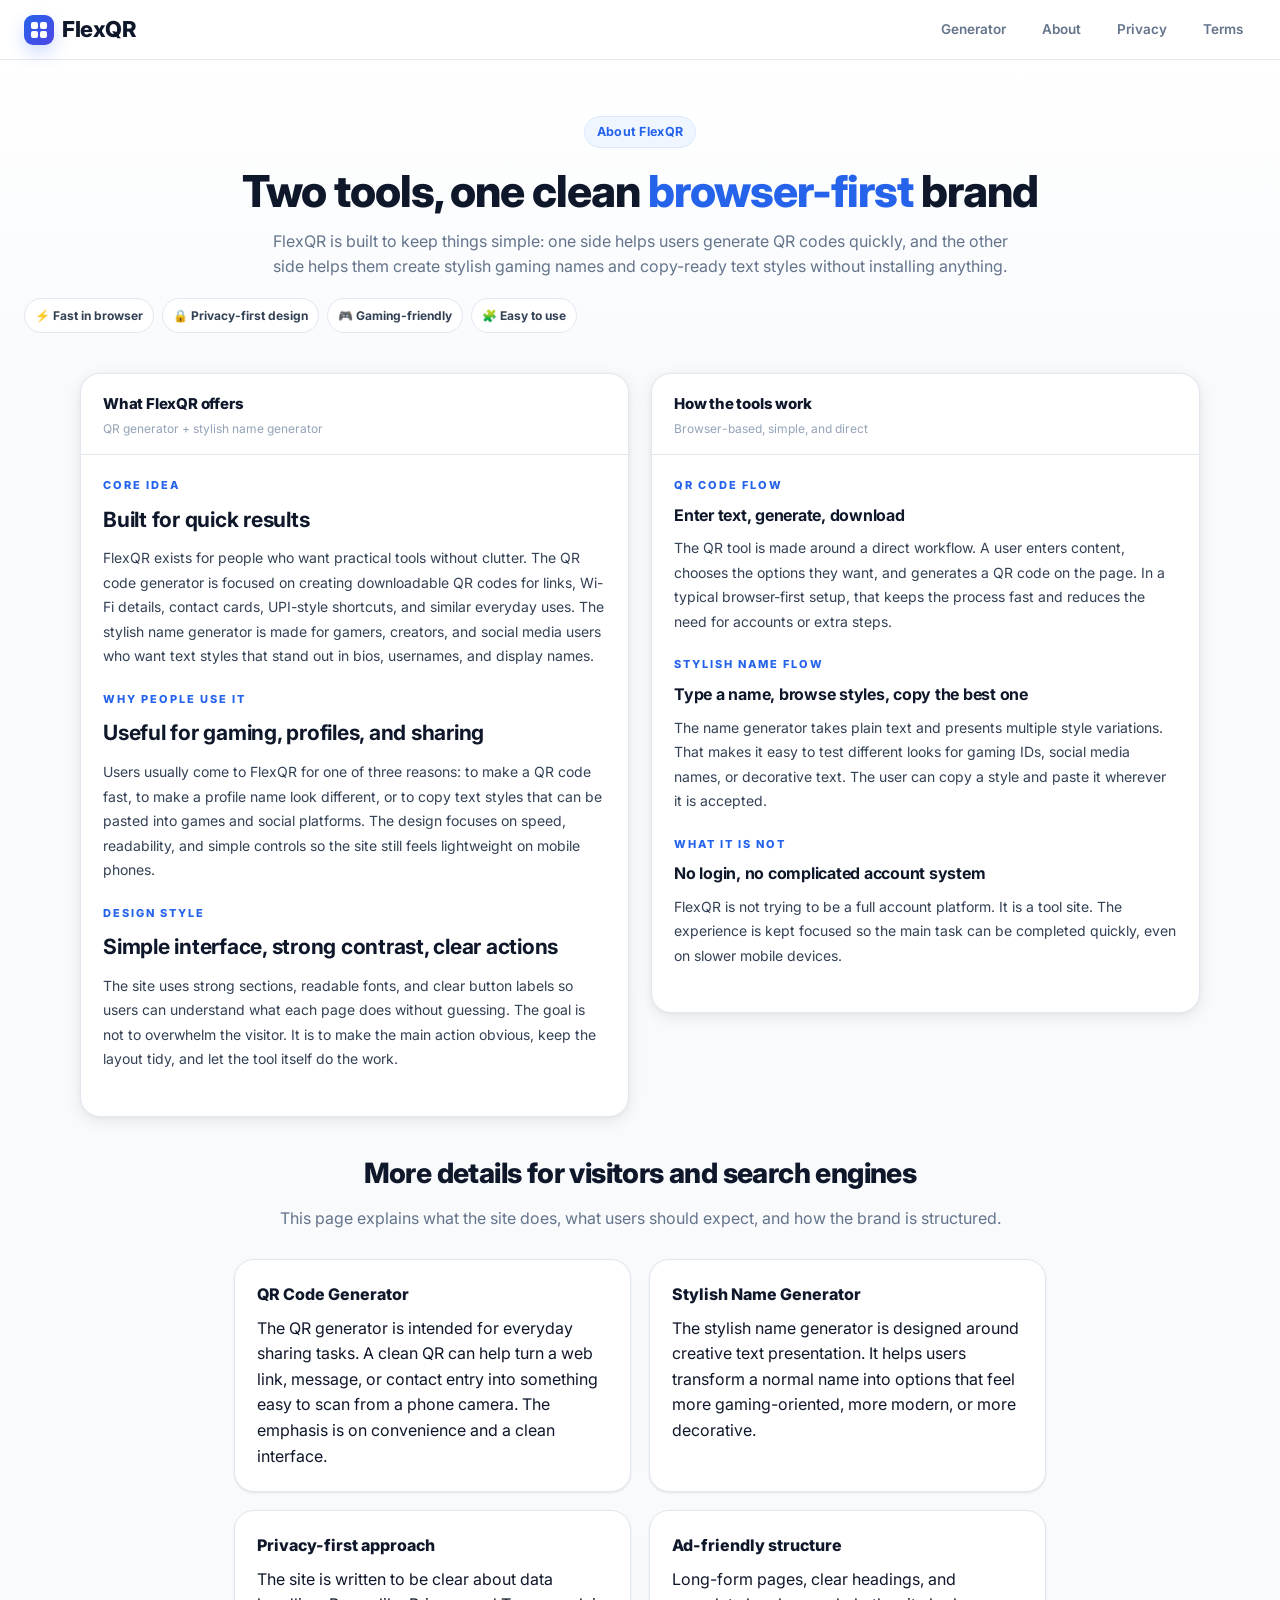
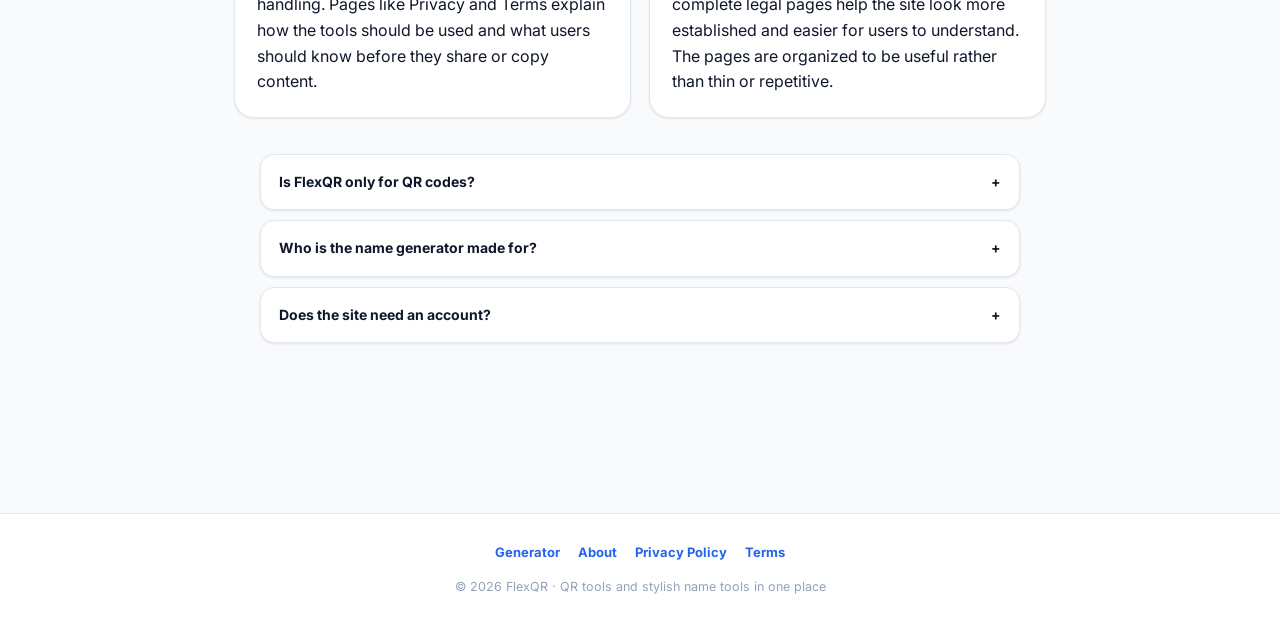
<file: about.html>
<!DOCTYPE html>
<html lang="en">
<head>
<meta charset="UTF-8" />
<meta name="viewport" content="width=device-width, initial-scale=1.0" />
<title>About FlexQR | QR Generator & Stylish Name Generator</title>
<meta name="description" content="Learn what FlexQR does, how the QR Code Generator and Stylish Name Generator work, and how the site is designed around privacy, speed, and simple usability." />
<link rel="preconnect" href="https://fonts.googleapis.com" />
<link href="https://fonts.googleapis.com/css2?family=Inter:wght@300;400;500;600;700;800;900&display=swap" rel="stylesheet" />
<style>
  :root {
    --blue: #2563eb;
    --blue-light: #3b82f6;
    --blue-pale: #eff6ff;
    --blue-mid: #dbeafe;
    --ink: #0f172a;
    --ink-soft: #334155;
    --ink-muted: #64748b;
    --ink-faint: #94a3b8;
    --line: #e2e8f0;
    --line-soft: #f1f5f9;
    --white: #ffffff;
    --surface: #f8fafc;
    --card: #ffffff;
    --radius-sm: 8px;
    --radius: 14px;
    --radius-lg: 20px;
    --shadow-sm: 0 1px 3px rgba(0,0,0,.06), 0 1px 2px rgba(0,0,0,.04);
    --shadow: 0 4px 16px rgba(0,0,0,.08), 0 1px 4px rgba(0,0,0,.04);
    --transition: 180ms cubic-bezier(.4,0,.2,1);
  }
  *,*::before,*::after{box-sizing:border-box;margin:0;padding:0}
  html{scroll-behavior:smooth;font-size:16px}
  body{font-family:'Inter',sans-serif;background:var(--surface);color:var(--ink);line-height:1.6;-webkit-font-smoothing:antialiased}
  a{text-decoration:none}
  .navbar{position:sticky;top:0;z-index:100;background:rgba(255,255,255,.92);backdrop-filter:blur(16px);border-bottom:1px solid var(--line);padding:0 24px;height:60px;display:flex;align-items:center;justify-content:space-between}
  .nav-logo{font-weight:800;font-size:22px;color:var(--ink);letter-spacing:-.5px;display:flex;align-items:center;gap:8px}
  .nav-logo-mark{width:30px;height:30px;border-radius:9px;background:linear-gradient(135deg,var(--blue),#4f46e5);display:inline-flex;align-items:center;justify-content:center;box-shadow:0 8px 18px rgba(37,99,235,.22);flex-shrink:0}
  .nav-logo-mark .qr-mini{width:16px;height:16px;display:grid;grid-template-columns:repeat(2,1fr);gap:2px}
  .nav-logo-mark .qr-mini span{width:7px;height:7px;border-radius:2px;background:#fff;display:block}
  .nav-links{display:flex;gap:10px;flex-wrap:wrap;align-items:center}
  .nav-link{font-size:13.5px;font-weight:600;color:var(--ink-muted);padding:7px 12px;border-radius:8px;border:1px solid transparent;transition:all var(--transition)}
  .nav-link:hover{color:var(--ink);background:var(--line-soft);border-color:var(--line)}
  .hero{padding:56px 24px 40px;background:linear-gradient(180deg,#fff 0%,var(--surface) 100%);text-align:center}
  .hero-badge{display:inline-flex;align-items:center;gap:6px;background:var(--blue-pale);color:var(--blue);font-size:12.5px;font-weight:700;padding:5px 12px;border-radius:999px;border:1px solid var(--blue-mid);margin-bottom:18px;letter-spacing:.3px}
  .hero h1{font-size:clamp(28px,5vw,44px);font-weight:800;letter-spacing:-1px;line-height:1.15;color:var(--ink);margin-bottom:12px}
  .hero h1 span{color:var(--blue)}
  .hero p{font-size:16px;color:var(--ink-muted);max-width:760px;margin:0 auto 18px}
  .wrap{max-width:1160px;margin:0 auto;padding:0 20px 80px}
  .grid{display:grid;grid-template-columns:1fr 1fr;gap:22px;align-items:start}
  .card{background:var(--card);border:1px solid var(--line);border-radius:var(--radius-lg);box-shadow:var(--shadow);overflow:hidden}
  .card-header{padding:18px 22px 16px;border-bottom:1px solid var(--line);display:flex;align-items:center;justify-content:space-between;gap:12px}
  .card-title{font-size:15px;font-weight:800;letter-spacing:-.2px}
  .card-sub{font-size:12px;color:var(--ink-faint);margin-top:3px}
  .content{padding:22px}
  .section{margin-bottom:22px}
  .eyebrow{font-size:11px;font-weight:800;letter-spacing:.18em;text-transform:uppercase;color:var(--blue);margin-bottom:8px}
  .content h2,.content h3{color:var(--ink);letter-spacing:-.25px}
  .content h2{font-size:21px;margin:0 0 10px}
  .content h3{font-size:16px;margin:0 0 8px}
  .content p,.content li{color:var(--ink-soft);line-height:1.75;font-size:14px}
  .content ul{padding-left:18px}
  .badge-row{display:flex;flex-wrap:wrap;gap:8px;margin-top:14px}
  .badge{display:inline-flex;align-items:center;gap:6px;background:#fff;border:1px solid var(--line);color:var(--ink-soft);padding:7px 10px;border-radius:999px;font-size:12px;font-weight:700}
  .badge strong{color:var(--blue)}
  .seo{max-width:860px;margin:0 auto 90px;padding:0 24px}
  .seo h2{font-size:28px;font-weight:800;letter-spacing:-.6px;color:var(--ink);text-align:center;margin-bottom:10px}
  .seo p.lead{text-align:center;color:var(--ink-muted);margin-bottom:28px}
  .seo-grid{display:grid;grid-template-columns:repeat(2,1fr);gap:18px}
  .seo-card{background:#fff;border:1px solid var(--line);border-radius:var(--radius-lg);padding:22px;box-shadow:var(--shadow-sm)}
  .seo-card h3{font-size:16px;font-weight:800;margin-bottom:8px}
  .faq-list{max-width:760px;margin:36px auto 0}
  .faq-item{border:1px solid var(--line);border-radius:14px;background:#fff;margin-bottom:10px;overflow:hidden;box-shadow:var(--shadow-sm)}
  .faq-q{width:100%;background:none;border:none;padding:16px 18px;text-align:left;display:flex;justify-content:space-between;align-items:center;gap:12px;font:inherit;font-size:14px;font-weight:700;color:var(--ink);cursor:pointer}
  .faq-a{max-height:0;overflow:hidden;transition:max-height .3s ease,padding .3s ease}
  .faq-item.open .faq-a{max-height:240px;padding:0 18px 16px}
  .footer{border-top:1px solid var(--line);padding:28px 24px;text-align:center;font-size:12.5px;color:var(--ink-faint);background:#fff}
  .footer-links{display:flex;gap:18px;justify-content:center;flex-wrap:wrap;margin-bottom:14px}
  .footer-links a{color:var(--blue);font-weight:700;font-size:13px}
  @media (max-width: 980px){.grid,.seo-grid{grid-template-columns:1fr}}
  @media (max-width: 640px){.hero{padding:36px 16px 28px}.navbar{padding:0 16px}}
</style>
</head>
<body>
<nav class="navbar">
  <a href="index.html" class="nav-logo"><span class="nav-logo-mark" aria-hidden="true"><span class="qr-mini"><span></span><span></span><span></span><span></span></span></span>FlexQR</a>
  <div class="nav-links"><a class="nav-link" href="index.html">Generator</a><a class="nav-link" href="about.html">About</a><a class="nav-link" href="privacy.html">Privacy</a><a class="nav-link" href="terms.html">Terms</a></div>
</nav>

<header class="hero">
  <div class="hero-badge">About FlexQR</div>
  <h1>Two tools, one clean <span>browser-first</span> brand</h1>
  <p>FlexQR is built to keep things simple: one side helps users generate QR codes quickly, and the other side helps them create stylish gaming names and copy-ready text styles without installing anything.</p>
  <div class="badge-row">
    <span class="badge">⚡ Fast in browser</span>
    <span class="badge">🔒 Privacy-first design</span>
    <span class="badge">🎮 Gaming-friendly</span>
    <span class="badge">🧩 Easy to use</span>
  </div>
</header>

<main class="wrap">
  <div class="grid">
    <article class="card">
      <div class="card-header">
        <div>
          <div class="card-title">What FlexQR offers</div>
          <div class="card-sub">QR generator + stylish name generator</div>
        </div>
      </div>
      <div class="content">
        <div class="section">
          <div class="eyebrow">Core idea</div>
          <h2>Built for quick results</h2>
          <p>FlexQR exists for people who want practical tools without clutter. The QR code generator is focused on creating downloadable QR codes for links, Wi-Fi details, contact cards, UPI-style shortcuts, and similar everyday uses. The stylish name generator is made for gamers, creators, and social media users who want text styles that stand out in bios, usernames, and display names.</p>
        </div>
        <div class="section">
          <div class="eyebrow">Why people use it</div>
          <h2>Useful for gaming, profiles, and sharing</h2>
          <p>Users usually come to FlexQR for one of three reasons: to make a QR code fast, to make a profile name look different, or to copy text styles that can be pasted into games and social platforms. The design focuses on speed, readability, and simple controls so the site still feels lightweight on mobile phones.</p>
        </div>
        <div class="section">
          <div class="eyebrow">Design style</div>
          <h2>Simple interface, strong contrast, clear actions</h2>
          <p>The site uses strong sections, readable fonts, and clear button labels so users can understand what each page does without guessing. The goal is not to overwhelm the visitor. It is to make the main action obvious, keep the layout tidy, and let the tool itself do the work.</p>
        </div>
      </div>
    </article>

    <article class="card">
      <div class="card-header">
        <div>
          <div class="card-title">How the tools work</div>
          <div class="card-sub">Browser-based, simple, and direct</div>
        </div>
      </div>
      <div class="content">
        <div class="section">
          <div class="eyebrow">QR code flow</div>
          <h3>Enter text, generate, download</h3>
          <p>The QR tool is made around a direct workflow. A user enters content, chooses the options they want, and generates a QR code on the page. In a typical browser-first setup, that keeps the process fast and reduces the need for accounts or extra steps.</p>
        </div>
        <div class="section">
          <div class="eyebrow">Stylish name flow</div>
          <h3>Type a name, browse styles, copy the best one</h3>
          <p>The name generator takes plain text and presents multiple style variations. That makes it easy to test different looks for gaming IDs, social media names, or decorative text. The user can copy a style and paste it wherever it is accepted.</p>
        </div>
        <div class="section">
          <div class="eyebrow">What it is not</div>
          <h3>No login, no complicated account system</h3>
          <p>FlexQR is not trying to be a full account platform. It is a tool site. The experience is kept focused so the main task can be completed quickly, even on slower mobile devices.</p>
        </div>
      </div>
    </article>
  </div>

  <section class="seo" style="margin-top:34px;">
    <h2>More details for visitors and search engines</h2>
    <p class="lead">This page explains what the site does, what users should expect, and how the brand is structured.</p>
    <div class="seo-grid">
      <div class="seo-card">
        <h3>QR Code Generator</h3>
        <p>The QR generator is intended for everyday sharing tasks. A clean QR can help turn a web link, message, or contact entry into something easy to scan from a phone camera. The emphasis is on convenience and a clean interface.</p>
      </div>
      <div class="seo-card">
        <h3>Stylish Name Generator</h3>
        <p>The stylish name generator is designed around creative text presentation. It helps users transform a normal name into options that feel more gaming-oriented, more modern, or more decorative.</p>
      </div>
      <div class="seo-card">
        <h3>Privacy-first approach</h3>
        <p>The site is written to be clear about data handling. Pages like Privacy and Terms explain how the tools should be used and what users should know before they share or copy content.</p>
      </div>
      <div class="seo-card">
        <h3>Ad-friendly structure</h3>
        <p>Long-form pages, clear headings, and complete legal pages help the site look more established and easier for users to understand. The pages are organized to be useful rather than thin or repetitive.</p>
      </div>
    </div>
    <div class="faq-list">
      <div class="faq-item">
        <button class="faq-q" type="button">Is FlexQR only for QR codes?<span>+</span></button>
        <div class="faq-a"><p>No. FlexQR includes QR code tools and a stylish name generator. The site is positioned as a small utility hub with multiple useful pages.</p></div>
      </div>
      <div class="faq-item">
        <button class="faq-q" type="button">Who is the name generator made for?<span>+</span></button>
        <div class="faq-a"><p>It is mainly aimed at gamers, creators, and social users who want stylish text for usernames, bios, comments, or display names.</p></div>
      </div>
      <div class="faq-item">
        <button class="faq-q" type="button">Does the site need an account?<span>+</span></button>
        <div class="faq-a"><p>The experience is designed to work without forcing a user account for basic browsing and generation tasks.</p></div>
      </div>
    </div>
  </section>
</main>

<footer class="footer">
  <div class="footer-links"><a href="index.html">Generator</a><a href="about.html">About</a><a href="privacy.html">Privacy Policy</a><a href="terms.html">Terms</a></div>
  <p>© 2026 FlexQR · QR tools and stylish name tools in one place</p>
</footer>

<script>
document.querySelectorAll('.faq-item').forEach(item => {
  const btn = item.querySelector('.faq-q');
  btn.addEventListener('click', () => item.classList.toggle('open'));
});
</script>
</body>
</html>
</file>
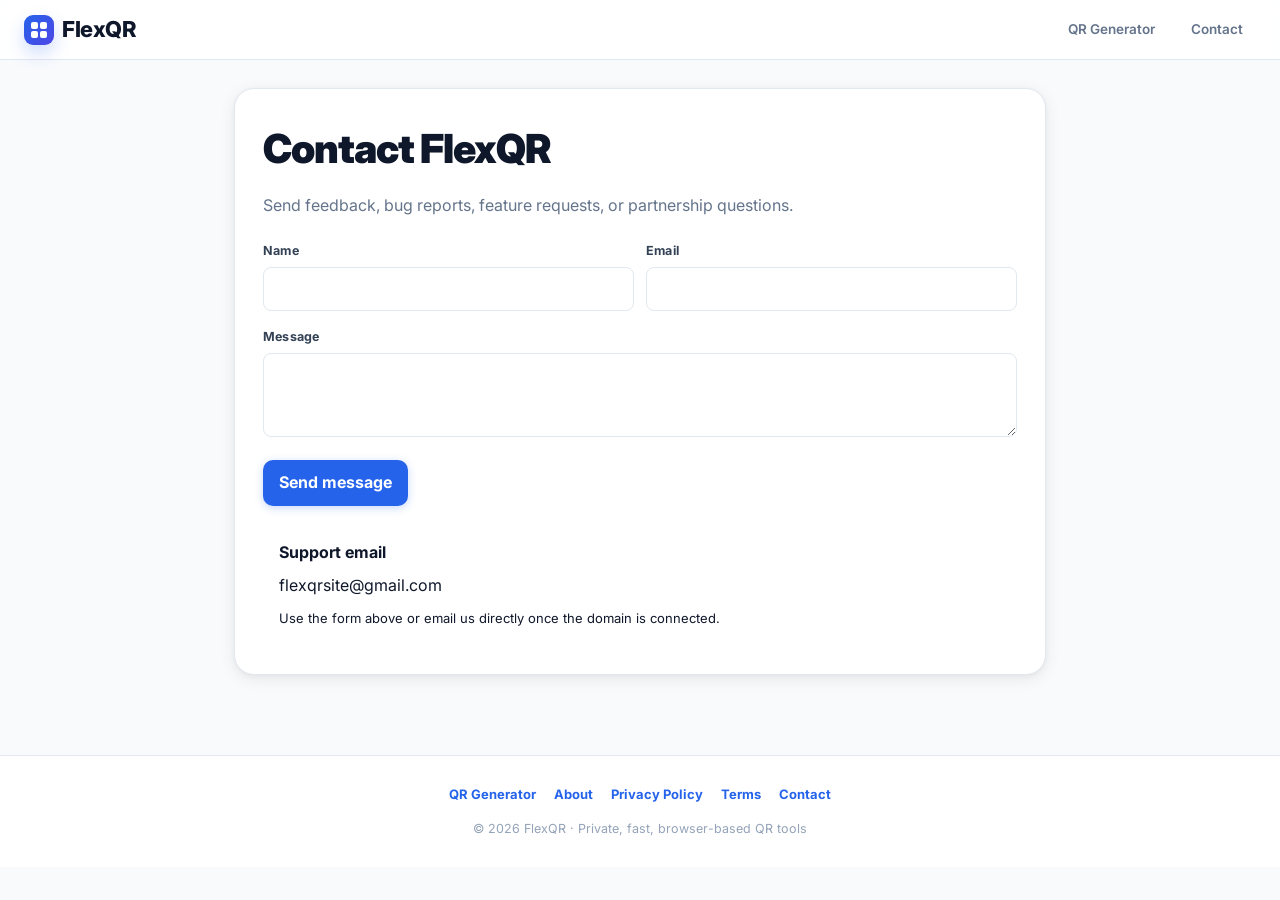
<file: contact.html>
<!DOCTYPE html>
<html lang="en">
<head>
<meta charset="UTF-8" />
<meta name="viewport" content="width=device-width, initial-scale=1.0" />
<title>Contact FlexQR | FlexQR</title>
<meta name="description" content="FlexQR page" />
<link rel="preconnect" href="https://fonts.googleapis.com" />
<link href="https://fonts.googleapis.com/css2?family=Inter:wght@300;400;500;600;700;800;900&display=swap" rel="stylesheet" />
<style>
  :root {
    --blue: #2563eb;
    --blue-light: #3b82f6;
    --blue-pale: #eff6ff;
    --blue-mid: #dbeafe;
    --ink: #0f172a;
    --ink-soft: #334155;
    --ink-muted: #64748b;
    --ink-faint: #94a3b8;
    --line: #e2e8f0;
    --line-soft: #f1f5f9;
    --white: #ffffff;
    --surface: #f8fafc;
    --card: #ffffff;
    --radius-sm: 8px;
    --radius: 14px;
    --radius-lg: 20px;
    --radius-xl: 28px;
    --shadow-sm: 0 1px 3px rgba(0,0,0,.06), 0 1px 2px rgba(0,0,0,.04);
    --shadow: 0 4px 16px rgba(0,0,0,.08), 0 1px 4px rgba(0,0,0,.04);
    --shadow-lg: 0 12px 40px rgba(0,0,0,.10), 0 4px 12px rgba(0,0,0,.06);
    --transition: 180ms cubic-bezier(.4,0,.2,1);
  }
  *,*::before,*::after{box-sizing:border-box;margin:0;padding:0}
  html{scroll-behavior:smooth;font-size:16px}
  body{font-family:'Inter',sans-serif;background:var(--surface);color:var(--ink);line-height:1.6;-webkit-font-smoothing:antialiased}
  a{text-decoration:none}
  .navbar{position:sticky;top:0;z-index:100;background:rgba(255,255,255,.88);backdrop-filter:blur(16px);border-bottom:1px solid var(--line);padding:0 24px;height:60px;display:flex;align-items:center;justify-content:space-between}
  .nav-logo{font-weight:800;font-size:22px;color:var(--ink);letter-spacing:-.5px;display:flex;align-items:center;gap:8px}
  .nav-logo-mark{width:30px;height:30px;border-radius:9px;background:linear-gradient(135deg,var(--blue),#4f46e5);display:inline-flex;align-items:center;justify-content:center;box-shadow:0 8px 18px rgba(37,99,235,.22);flex-shrink:0}
  .nav-logo-mark .qr-mini{width:16px;height:16px;display:grid;grid-template-columns:repeat(2,1fr);gap:2px}
  .nav-logo-mark .qr-mini span{width:7px;height:7px;border-radius:2px;background:#fff;display:block}
  .nav-links{display:flex;gap:10px;flex-wrap:wrap;align-items:center}
  .nav-link{font-size:13.5px;font-weight:600;color:var(--ink-muted);padding:7px 12px;border-radius:8px;border:1px solid transparent;transition:all var(--transition)}
  .nav-link:hover{color:var(--ink);background:var(--line-soft);border-color:var(--line)}
  .btn{display:inline-flex;align-items:center;justify-content:center;gap:8px;padding:10px 16px;border-radius:10px;border:none;cursor:pointer;font:inherit;font-weight:700;transition:all var(--transition)}
  .btn-primary{background:var(--blue);color:#fff;box-shadow:0 2px 8px rgba(37,99,235,.25)}
  .btn-primary:hover{background:#1d4ed8;transform:translateY(-1px);box-shadow:0 4px 16px rgba(37,99,235,.35)}
  .btn-outline{background:#fff;color:var(--ink-soft);border:1.5px solid var(--line)}
  .btn-outline:hover{border-color:var(--blue-light);color:var(--blue);background:var(--blue-pale)}
  .hero{padding:56px 24px 40px;background:linear-gradient(180deg,#fff 0%,var(--surface) 100%);text-align:center}
  .hero-badge{display:inline-flex;align-items:center;gap:6px;background:var(--blue-pale);color:var(--blue);font-size:12.5px;font-weight:700;padding:5px 12px;border-radius:999px;border:1px solid var(--blue-mid);margin-bottom:18px;letter-spacing:.3px}
  .hero h1{font-size:clamp(28px,5vw,44px);font-weight:800;letter-spacing:-1px;line-height:1.15;color:var(--ink);margin-bottom:12px}
  .hero h1 span{color:var(--blue)}
  .hero p{font-size:16px;color:var(--ink-muted);max-width:560px;margin:0 auto 18px}
  .wrap{max-width:1160px;margin:0 auto;padding:0 20px 80px}
  .grid{display:grid;grid-template-columns:1.02fr .98fr;gap:22px;align-items:start}
  .card{background:var(--card);border:1px solid var(--line);border-radius:var(--radius-lg);box-shadow:var(--shadow);overflow:hidden}
  .card-header{padding:18px 22px 16px;border-bottom:1px solid var(--line);display:flex;align-items:center;justify-content:space-between;gap:12px}
  .card-title{font-size:15px;font-weight:800;letter-spacing:-.2px}
  .card-sub{font-size:12px;color:var(--ink-faint);margin-top:3px}
  .content{padding:22px}
  .field{margin-bottom:16px}
  .label{display:block;font-size:12.5px;font-weight:700;color:var(--ink-soft);margin-bottom:6px;letter-spacing:.2px}
  .hint{font-size:11.5px;color:var(--ink-faint);margin-top:4px;line-height:1.45}
  .input,.select,.textarea{width:100%;padding:10px 13px;border:1px solid var(--line);border-radius:var(--radius-sm);font:inherit;font-size:13.5px;color:var(--ink);background:#fff;transition:border-color var(--transition),box-shadow var(--transition);outline:none;appearance:none}
  .input:focus,.select:focus,.textarea:focus{border-color:var(--blue-light);box-shadow:0 0 0 3px rgba(59,130,246,.12)}
  .textarea{min-height:84px;resize:vertical}
  .row-2{display:grid;grid-template-columns:1fr 1fr;gap:12px}
  .slider-row{display:flex;align-items:center;gap:12px}
  .slider{flex:1;-webkit-appearance:none;height:4px;background:var(--line);border-radius:999px;outline:none;cursor:pointer}
  .slider::-webkit-slider-thumb{-webkit-appearance:none;width:16px;height:16px;border-radius:50%;background:var(--blue);border:2px solid #fff;box-shadow:0 1px 4px rgba(37,99,235,.3)}
  .slider-val{font-size:12px;font-weight:700;color:var(--blue);min-width:36px;text-align:right}
  .color-row{display:flex;gap:10px;align-items:center}
  .color-swatch{width:38px;height:38px;border-radius:8px;border:2px solid var(--line);overflow:hidden;cursor:pointer;flex-shrink:0;position:relative}
  .color-swatch input[type="color"]{position:absolute;inset:-6px;width:calc(100% + 12px);height:calc(100% + 12px);border:none;padding:0;cursor:pointer;opacity:0}
  .color-preview{width:100%;height:100%;border-radius:6px}
  .upload-zone{border:2px dashed var(--line);border-radius:var(--radius);padding:20px 16px;text-align:center;cursor:pointer;transition:all var(--transition);background:var(--surface)}
  .upload-zone:hover,.upload-zone.dragover{border-color:var(--blue-light);background:var(--blue-pale)}
  .upload-zone input[type=file]{display:none}
  .upload-icon{font-size:26px;margin-bottom:6px}
  .upload-text{font-size:13px;font-weight:700;color:var(--ink-soft)}
  .upload-hint{font-size:11.5px;color:var(--ink-faint);margin-top:3px;line-height:1.45}
  .layer-list{display:flex;flex-direction:column;gap:8px;margin-top:8px}
  .layer-item{border:1px solid var(--line);background:#fff;border-radius:12px;padding:10px 12px;display:flex;justify-content:space-between;gap:10px;align-items:center;cursor:pointer;transition:all var(--transition)}
  .layer-item.active{border-color:var(--blue);background:var(--blue-pale)}
  .layer-item small{color:var(--ink-faint)}
  .workspace-card{background:var(--surface);border:1px solid var(--line);border-radius:var(--radius-lg);box-shadow:var(--shadow);overflow:hidden;position:sticky;top:76px}
  .workspace-toolbar{padding:12px 14px;border-bottom:1px solid var(--line);display:flex;gap:8px;flex-wrap:wrap;background:#fff}
  .canvas-stage{min-height:620px;display:flex;align-items:center;justify-content:center;padding:20px;background:linear-gradient(180deg,#f8fafc,#eef2ff);position:relative;overflow:hidden}
  .canvas-area{width:min(100%,560px);aspect-ratio:1/1;background:#fff;border:1px solid var(--line);border-radius:18px;position:relative;overflow:hidden;box-shadow:0 20px 50px rgba(15,23,42,.08)}
  .stage-bg{position:absolute;inset:0;background:#fff;background-size:cover;background-position:center;opacity:1}
  .layer{position:absolute;user-select:none;touch-action:none;cursor:grab;transform-origin:center center}
  .layer.selected{outline:2px solid var(--blue);outline-offset:2px}
  .layer img{display:block;max-width:none;pointer-events:none}
  .layer .tag{position:absolute;left:0;top:-22px;font-size:11px;font-weight:700;color:var(--blue);background:#fff;border:1px solid var(--blue-mid);padding:2px 6px;border-radius:999px;display:none;white-space:nowrap}
  .layer.selected .tag{display:inline-flex}
  .handle{position:absolute;right:-7px;bottom:-7px;width:16px;height:16px;border-radius:50%;background:var(--blue);border:2px solid #fff;box-shadow:0 1px 4px rgba(37,99,235,.35);cursor:nwse-resize}
  .badge-row{display:flex;flex-wrap:wrap;gap:8px;margin-top:14px}
  .badge{display:inline-flex;align-items:center;gap:6px;background:#fff;border:1px solid var(--line);color:var(--ink-soft);padding:7px 10px;border-radius:999px;font-size:12px;font-weight:700}
  .badge strong{color:var(--blue)}
  .seo{max-width:860px;margin:0 auto 90px;padding:0 24px}
  .seo h2{font-size:28px;font-weight:800;letter-spacing:-.6px;color:var(--ink);text-align:center;margin-bottom:10px}
  .seo p.lead{text-align:center;color:var(--ink-muted);margin-bottom:28px}
  .seo-grid{display:grid;grid-template-columns:repeat(2,1fr);gap:18px}
  .seo-card{background:#fff;border:1px solid var(--line);border-radius:var(--radius-lg);padding:22px;box-shadow:var(--shadow-sm)}
  .seo-card h3{font-size:16px;font-weight:800;margin-bottom:8px}
  .faq-list{max-width:760px;margin:36px auto 0}
  .faq-item{border:1px solid var(--line);border-radius:14px;background:#fff;margin-bottom:10px;overflow:hidden;box-shadow:var(--shadow-sm)}
  .faq-q{width:100%;background:none;border:none;padding:16px 18px;text-align:left;display:flex;justify-content:space-between;align-items:center;gap:12px;font:inherit;font-size:14px;font-weight:700;color:var(--ink);cursor:pointer}
  .faq-a{max-height:0;overflow:hidden;transition:max-height .3s ease,padding .3s ease}
  .faq-item.open .faq-a{max-height:180px;padding:0 18px 16px}
  .footer{border-top:1px solid var(--line);padding:28px 24px;text-align:center;font-size:12.5px;color:var(--ink-faint);background:#fff}
  .footer-links{display:flex;gap:18px;justify-content:center;flex-wrap:wrap;margin-bottom:14px}
  .footer-links a{color:var(--blue);font-weight:700;font-size:13px}
  .section-strip{max-width:1160px;margin:0 auto 60px;padding:0 20px}
  .coming-strip-inner{border:1px solid var(--line);background:linear-gradient(180deg,#fff,var(--blue-pale));border-radius:20px;padding:16px 18px;box-shadow:var(--shadow-sm);display:flex;align-items:center;justify-content:space-between;gap:12px;flex-wrap:wrap}
  .coming-pill{display:inline-flex;align-items:center;background:#fff;border:1px solid var(--blue-mid);color:var(--blue);border-radius:999px;padding:6px 10px;font-size:12px;font-weight:800;letter-spacing:.2px}
  .coming-text{font-size:13px;color:var(--ink-soft);font-weight:600}
  @media (max-width: 980px){.grid{grid-template-columns:1fr}.workspace-card{position:static}.seo-grid{grid-template-columns:1fr}}
  @media (max-width: 640px){.hero{padding:36px 16px 28px}.row-2{grid-template-columns:1fr}.canvas-stage{min-height:520px;padding:12px}.workspace-toolbar,.content{padding:16px}.nav-links{gap:6px}.navbar{padding:0 16px}}

  .page{max-width:860px;margin:0 auto;padding:28px 24px 80px}
  .page-card{background:#fff;border:1px solid var(--line);border-radius:20px;box-shadow:var(--shadow);padding:28px}
  .page h1{font-size:clamp(28px,5vw,40px);font-weight:900;letter-spacing:-1px;margin-bottom:10px}
  .page p.lead{color:var(--ink-muted);margin-bottom:22px}
  .page h2{font-size:20px;margin:24px 0 10px}
  .page p,.page li{color:var(--ink-soft);line-height:1.75}
  .page ul{padding-left:18px}
</style>
</head>
<body>
<nav class="navbar">
  <a href="index.html" class="nav-logo"><span class="nav-logo-mark" aria-hidden="true"><span class="qr-mini"><span></span><span></span><span></span><span></span></span></span>FlexQR</a>
  <div class="nav-links"><a class="nav-link" href="index.html">QR Generator</a><a class="nav-link" href="contact.html">Contact</a></div>
</nav>
<div class="page">
  <div class="page-card">
    <h1>Contact FlexQR</h1>
    <p class="lead">Send feedback, bug reports, feature requests, or partnership questions.</p>
    <form id="contact-form" style="margin-top:18px"><div class="row-2"><div class="field"><label class="label">Name</label><input class="input" required></div><div class="field"><label class="label">Email</label><input class="input" type="email" required></div></div><div class="field"><label class="label">Message</label><textarea class="textarea" required></textarea></div><button class="btn btn-primary" type="submit">Send message</button></form><div style="margin-top:18px;padding:16px;border:1px solid var(--border);border-radius:18px;background:var(--surface-2)"><strong style="display:block;margin-bottom:6px">Support email</strong><p style="margin:0;color:var(--muted)">flexqrsite@gmail.com</p><p style="margin:8px 0 0;color:var(--soft);font-size:13px">Use the form above or email us directly once the domain is connected.</p></div><p id="msg" style="margin-top:14px;color:var(--blue);font-weight:700;display:none">Thanks! Your message is ready to send via email.</p><script>document.getElementById('contact-form').addEventListener('submit',e=>{e.preventDefault();document.getElementById('msg').style.display='block';});</script>
  </div>
</div>
<footer class="footer">
  <div class="footer-links"><a href="index.html">QR Generator</a><a href="about.html">About</a><a href="privacy.html">Privacy Policy</a><a href="terms.html">Terms</a><a href="contact.html">Contact</a></div>
  <p>© 2026 FlexQR · Private, fast, browser-based QR tools</p>
</footer>
</body>
</html>
</file>
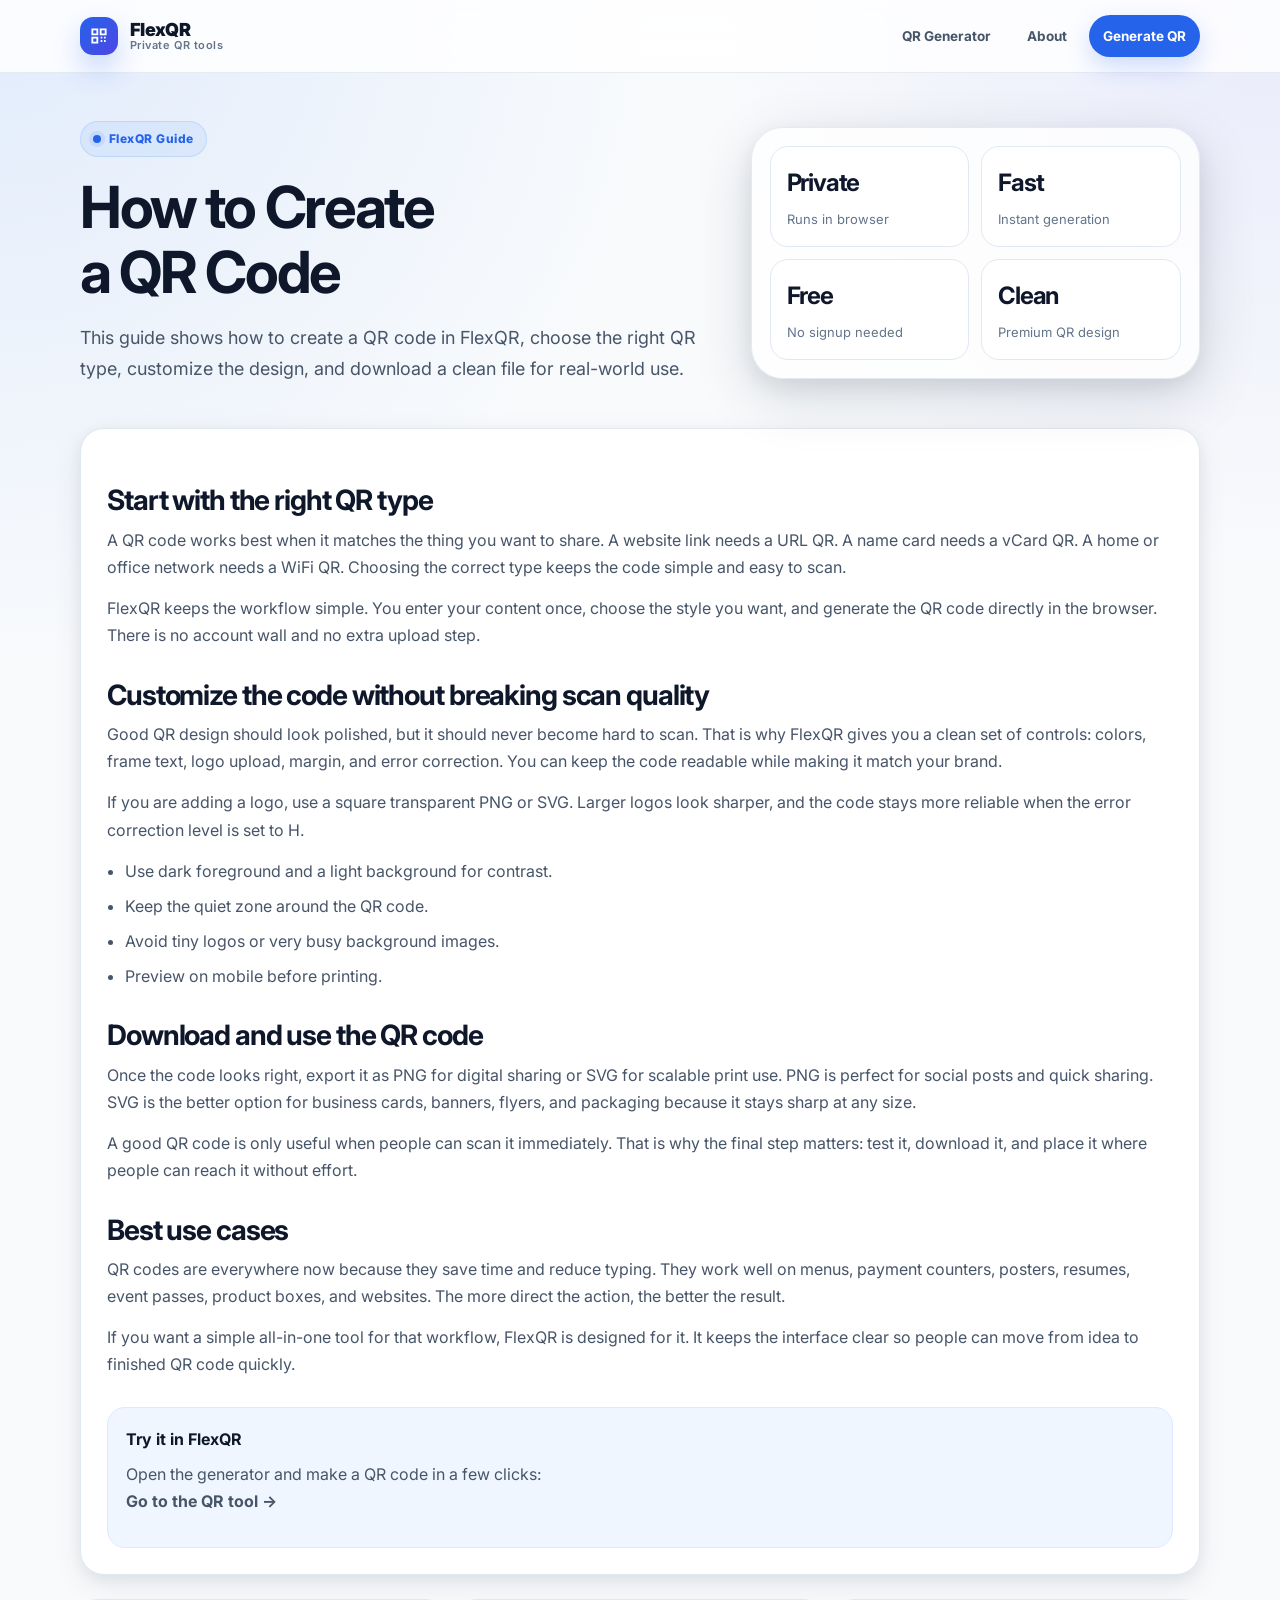
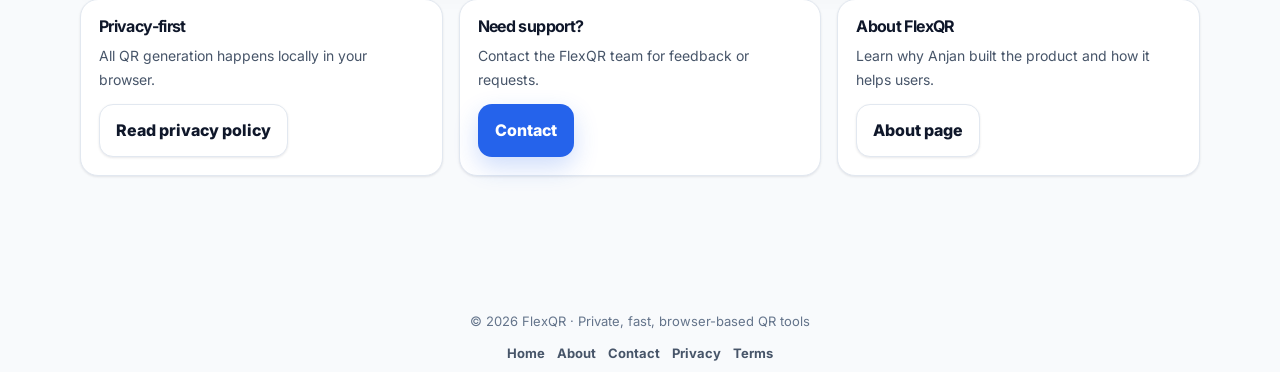
<file: how-to-create-qr-code.html>
<!DOCTYPE html>
<html lang="en">
<head>
<meta charset="UTF-8" />
<meta name="viewport" content="width=device-width, initial-scale=1.0" />
<title>How to Create a QR Code | FlexQR</title>
<meta name="description" content="Learn how to create a QR code with FlexQR using URL, text, WiFi, contact, logo, and custom design options." />
<meta name="robots" content="index,follow" />
<link rel="preconnect" href="https://fonts.googleapis.com" />
<link href="https://fonts.googleapis.com/css2?family=Inter:wght@400;500;600;700;800;900&display=swap" rel="stylesheet" />
<style>
  :root {
    --bg:#f8fafc; --surface:#fff; --border:#e2e8f0; --text:#0f172a; --muted:#475569; --soft:#64748b; --blue:#2563eb; --blue-2:#3b82f6; --blue-3:#dbeafe; --blue-4:#eff6ff;
    --shadow-sm:0 1px 3px rgba(15,23,42,.06), 0 1px 2px rgba(15,23,42,.04);
    --shadow:0 10px 30px rgba(15,23,42,.08), 0 4px 14px rgba(15,23,42,.05);
    --shadow-lg:0 18px 60px rgba(15,23,42,.14), 0 8px 20px rgba(15,23,42,.08);
    --radius:16px; --radius-lg:24px; --radius-xl:32px;
  }
  *,*::before,*::after{box-sizing:border-box;margin:0;padding:0}
  html{scroll-behavior:smooth}
  body{margin:0;font-family:Inter,system-ui,-apple-system,Segoe UI,Roboto,Arial,sans-serif;background:radial-gradient(circle at top left, rgba(59,130,246,.12), transparent 28%), radial-gradient(circle at top right, rgba(99,102,241,.10), transparent 24%), var(--bg); color:var(--text); line-height:1.7; overflow-x:hidden; -webkit-font-smoothing:antialiased; text-rendering:optimizeLegibility;}
  a{color:inherit;text-decoration:none}
  .container{width:min(1120px, calc(100% - 32px)); margin:0 auto}
  .navbar{position:sticky;top:0;z-index:100;backdrop-filter:blur(18px);background:rgba(255,255,255,.82);border-bottom:1px solid rgba(226,232,240,.86)}
  .nav-inner{height:72px;display:flex;align-items:center;justify-content:space-between;gap:18px}
  .brand{display:inline-flex;align-items:center;gap:12px;font-weight:900;letter-spacing:-.04em}
  .brand-mark{width:38px;height:38px;border-radius:13px;background:linear-gradient(135deg,var(--blue),#4f46e5);box-shadow:0 14px 28px rgba(37,99,235,.24);display:grid;place-items:center;color:#fff;flex:0 0 auto}
  .brand-mark svg{width:20px;height:20px;stroke:currentColor;fill:none;stroke-width:2.2}
  .brand-text{display:flex;flex-direction:column;line-height:1.05}
  .brand-text span:first-child{font-size:18px}
  .brand-text small{font-size:11px;color:var(--soft);font-weight:600;letter-spacing:.04em}
  .nav-links{display:flex;flex-wrap:wrap;gap:8px;align-items:center}
  .nav-link{color:var(--muted);font-size:13.5px;font-weight:700;padding:9px 13px;border-radius:999px;border:1px solid transparent;transition:.18s ease}
  .nav-link:hover{color:var(--text);background:#fff;border-color:var(--border);box-shadow:var(--shadow-sm)}
  .nav-cta{color:#fff;background:var(--blue);border-color:transparent!important;box-shadow:0 10px 24px rgba(37,99,235,.22)}
  .nav-cta:hover{background:#1d4ed8;color:#fff}
  .hero{padding:48px 0 26px}
  .eyebrow{display:inline-flex;align-items:center;gap:8px;background:rgba(59,130,246,.08);color:var(--blue);border:1px solid rgba(59,130,246,.16);padding:7px 12px;border-radius:999px;font-size:12px;font-weight:800;letter-spacing:.04em;margin-bottom:18px}
  .eyebrow::before{content:'';width:8px;height:8px;border-radius:50%;background:var(--blue);box-shadow:0 0 0 4px rgba(37,99,235,.10)}
  .hero-grid{display:grid;grid-template-columns:1.18fr .82fr;gap:24px;align-items:center}
  h1,h2,h3{line-height:1.12;letter-spacing:-.04em;margin:0}
  h1{font-size:clamp(34px,5vw,58px);max-width:10ch}
  h1 span{color:var(--blue)}
  .lead{font-size:18px;color:var(--muted);max-width:64ch;margin:18px 0 0}
  .hero-card{background:rgba(255,255,255,.78);border:1px solid rgba(226,232,240,.9);border-radius:var(--radius-xl);box-shadow:var(--shadow-lg);padding:18px}
  .hero-metrics{display:grid;grid-template-columns:repeat(2,1fr);gap:12px}
  .metric{background:#fff;border:1px solid var(--border);border-radius:18px;padding:16px}
  .metric strong{display:block;font-size:24px;letter-spacing:-.05em}
  .metric span{display:block;color:var(--soft);font-size:13px;margin-top:4px}
  .content{padding:18px 0 78px}
  .article{background:#fff;border:1px solid var(--border);border-radius:var(--radius-lg);box-shadow:var(--shadow);padding:26px}
  .article h2{font-size:28px;margin:30px 0 10px}
  .article h3{font-size:20px;margin:24px 0 8px}
  .article p{color:var(--muted);margin:0 0 14px}
  .article ul{padding-left:18px;color:var(--muted);margin:8px 0 14px}
  .article li{margin:8px 0}
  .callout{margin:28px 0 0;padding:18px;border-radius:18px;background:var(--blue-4);border:1px solid var(--blue-3)}
  .callout strong{display:block;margin-bottom:8px}
  .bottom-grid{display:grid;grid-template-columns:repeat(3,1fr);gap:16px;margin-top:24px}
  .mini-card{background:#fff;border:1px solid var(--border);border-radius:18px;padding:18px;box-shadow:var(--shadow-sm)}
  .mini-card h3{font-size:16px;margin-bottom:8px}
  .mini-card p{font-size:14px;color:var(--muted);margin:0 0 12px}
  .btn{display:inline-flex;align-items:center;justify-content:center;gap:8px;padding:12px 16px;border-radius:14px;border:1px solid transparent;font-weight:800;transition:.18s ease}
  .btn-primary{background:var(--blue);color:#fff;box-shadow:0 10px 24px rgba(37,99,235,.22)}
  .btn-primary:hover{background:#1d4ed8;transform:translateY(-1px)}
  .btn-secondary{background:#fff;color:var(--text);border-color:var(--border);box-shadow:var(--shadow-sm)}
  .btn-secondary:hover{border-color:#bfdbfe;background:var(--blue-4)}
  .footer{margin-top:34px;padding:22px 0 8px;text-align:center;color:var(--soft);font-size:13px}
  .footer-links{display:flex;gap:12px;justify-content:center;flex-wrap:wrap;margin-top:10px}
  .footer-links a{color:var(--muted);font-weight:700}
  .footer-links a:hover{color:var(--blue)}
  @media (max-width: 900px){ .hero-grid,.bottom-grid{grid-template-columns:1fr} .article{padding:20px} }
</style>
</head>
<body>
<nav class="navbar">
  <div class="container nav-inner">
    <a class="brand" href="index.html">
      <span class="brand-mark" aria-hidden="true"><svg viewBox="0 0 24 24"><path d="M4 4h6v6H4zM14 4h6v6h-6zM4 14h6v6H4zM14 14h2M18 14h2M14 18h2M18 18h2"/></svg></span>
      <span class="brand-text"><span>FlexQR</span><small>Private QR tools</small></span>
    </a>
    <div class="nav-links">
      <a class="nav-link" href="index.html">QR Generator</a>
      <a class="nav-link" href="about.html">About</a>
      <a class="nav-link nav-cta" href="index.html#generator">Generate QR</a>
    </div>
  </div>
</nav>
<header class="hero">
  <div class="container hero-grid">
    <div>
      <div class="eyebrow">FlexQR Guide</div>
      <h1>How to Create a QR Code</h1>
      <p class="lead">This guide shows how to create a QR code in FlexQR, choose the right QR type, customize the design, and download a clean file for real-world use.</p>
    </div>
    <aside class="hero-card">
      <div class="hero-metrics">
        <div class="metric"><strong>Private</strong><span>Runs in browser</span></div>
        <div class="metric"><strong>Fast</strong><span>Instant generation</span></div>
        <div class="metric"><strong>Free</strong><span>No signup needed</span></div>
        <div class="metric"><strong>Clean</strong><span>Premium QR design</span></div>
      </div>
    </aside>
  </div>
</header>
<main class="content">
  <div class="container">
    <article class="article">
      <h2>Start with the right QR type</h2>
      <p>A QR code works best when it matches the thing you want to share. A website link needs a URL QR. A name card needs a vCard QR. A home or office network needs a WiFi QR. Choosing the correct type keeps the code simple and easy to scan.</p>
      <p>FlexQR keeps the workflow simple. You enter your content once, choose the style you want, and generate the QR code directly in the browser. There is no account wall and no extra upload step.</p>
      <h2>Customize the code without breaking scan quality</h2>
      <p>Good QR design should look polished, but it should never become hard to scan. That is why FlexQR gives you a clean set of controls: colors, frame text, logo upload, margin, and error correction. You can keep the code readable while making it match your brand.</p>
      <p>If you are adding a logo, use a square transparent PNG or SVG. Larger logos look sharper, and the code stays more reliable when the error correction level is set to H.</p>
      <ul>
        <li>Use dark foreground and a light background for contrast.</li>
        <li>Keep the quiet zone around the QR code.</li>
        <li>Avoid tiny logos or very busy background images.</li>
        <li>Preview on mobile before printing.</li>
      </ul>
      <h2>Download and use the QR code</h2>
      <p>Once the code looks right, export it as PNG for digital sharing or SVG for scalable print use. PNG is perfect for social posts and quick sharing. SVG is the better option for business cards, banners, flyers, and packaging because it stays sharp at any size.</p>
      <p>A good QR code is only useful when people can scan it immediately. That is why the final step matters: test it, download it, and place it where people can reach it without effort.</p>
      <h2>Best use cases</h2>
      <p>QR codes are everywhere now because they save time and reduce typing. They work well on menus, payment counters, posters, resumes, event passes, product boxes, and websites. The more direct the action, the better the result.</p>
      <p>If you want a simple all-in-one tool for that workflow, FlexQR is designed for it. It keeps the interface clear so people can move from idea to finished QR code quickly.</p>
      <div class="callout">
        <strong>Try it in FlexQR</strong>
        <p>Open the generator and make a QR code in a few clicks: <a href="index.html#generator"><strong>Go to the QR tool →</strong></a></p>
      </div>
    </article>

    <div class="bottom-grid">
      <div class="mini-card"><h3>Privacy-first</h3><p>All QR generation happens locally in your browser.</p><a class="btn btn-secondary" href="privacy.html">Read privacy policy</a></div>
      <div class="mini-card"><h3>Need support?</h3><p>Contact the FlexQR team for feedback or requests.</p><a class="btn btn-primary" href="contact.html">Contact</a></div>
      <div class="mini-card"><h3>About FlexQR</h3><p>Learn why Anjan built the product and how it helps users.</p><a class="btn btn-secondary" href="about.html">About page</a></div>
    </div>
  </div>
</main>
<footer class="footer">
  <div class="container">
    <div>© 2026 FlexQR · Private, fast, browser-based QR tools</div>
    <div class="footer-links">
      <a href="index.html">Home</a>
      <a href="about.html">About</a>
      <a href="contact.html">Contact</a>
      <a href="privacy.html">Privacy</a>
      <a href="terms.html">Terms</a>
    </div>
  </div>
</footer>
</body>
</html>
</file>
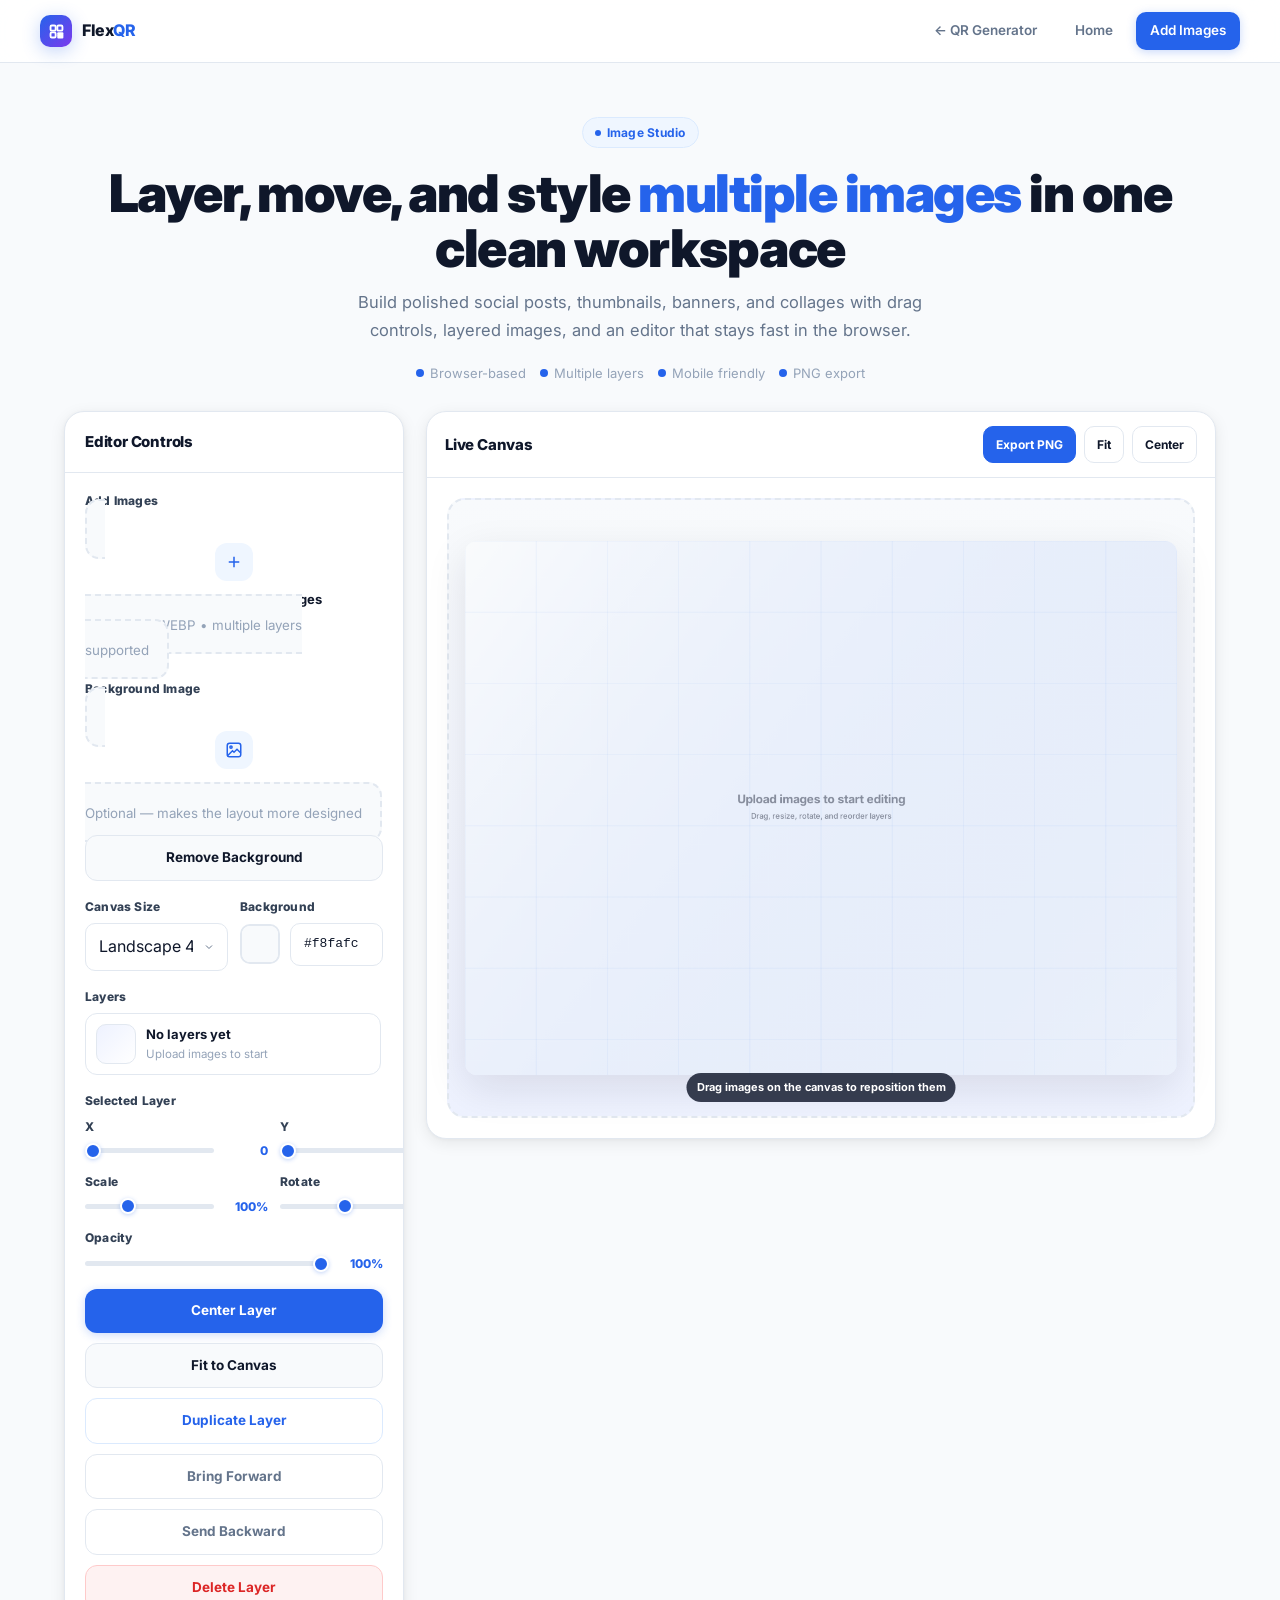
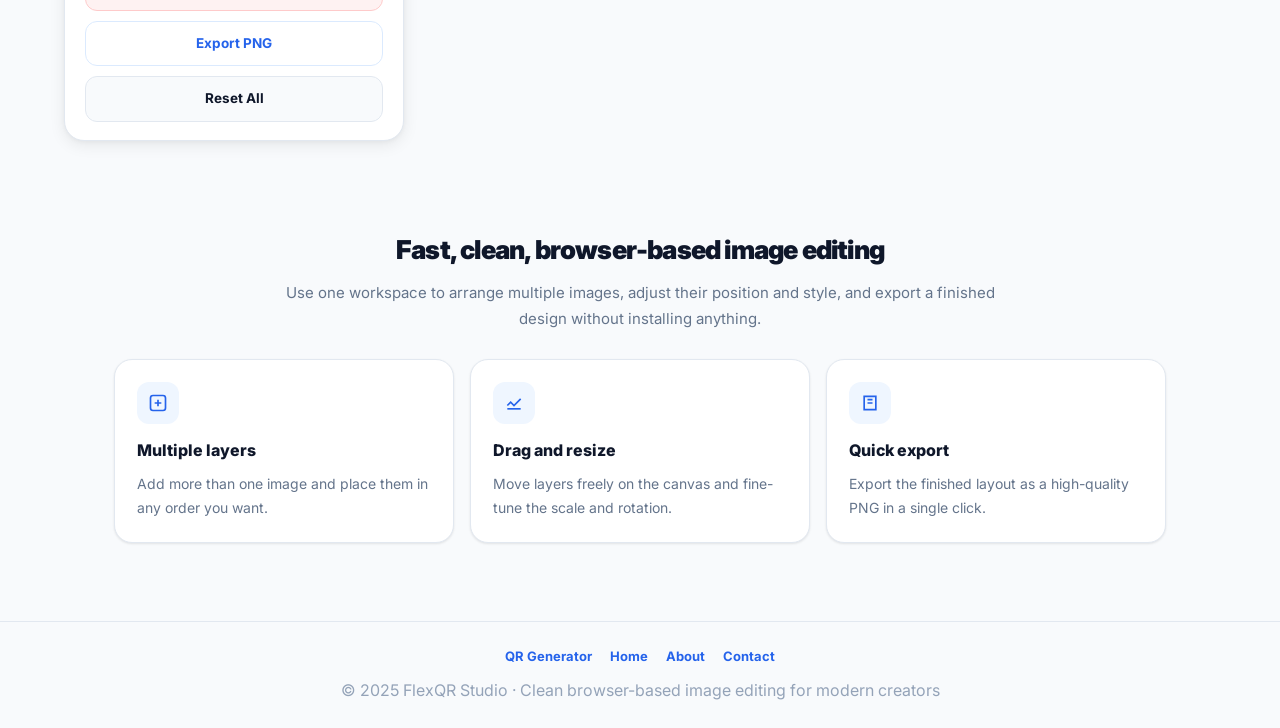
<file: image-editor.html>
<!DOCTYPE html>
<html lang="en">
<head>
<meta charset="UTF-8" />
<meta name="viewport" content="width=device-width, initial-scale=1.0" />
<title>FlexQR Studio – Image Editor</title>
<meta name="description" content="Edit multiple images in one clean browser-based workspace. Drag, resize, rotate, and layer images with a premium FlexQR-style editor." />
<link rel="preconnect" href="https://fonts.googleapis.com" />
<link href="https://fonts.googleapis.com/css2?family=Inter:wght@300;400;500;600;700;800;900&display=swap" rel="stylesheet" />
<style>
  :root {
    --blue:#2563eb; --blue-light:#3b82f6; --blue-pale:#eff6ff; --blue-mid:#dbeafe;
    --ink:#0f172a; --ink-soft:#334155; --ink-muted:#64748b; --ink-faint:#94a3b8;
    --line:#e2e8f0; --line-soft:#f1f5f9; --white:#ffffff; --surface:#f8fafc; --card:#ffffff;
    --radius-sm:8px; --radius:14px; --radius-lg:20px; --radius-xl:28px;
    --shadow-sm:0 1px 3px rgba(0,0,0,.06),0 1px 2px rgba(0,0,0,.04);
    --shadow:0 4px 16px rgba(0,0,0,.08),0 1px 4px rgba(0,0,0,.04);
    --shadow-lg:0 12px 40px rgba(0,0,0,.10),0 4px 12px rgba(0,0,0,.06);
    --transition:180ms cubic-bezier(.4,0,.2,1);
  }
  *{box-sizing:border-box;margin:0;padding:0}
  html{scroll-behavior:smooth}
  body{font-family:'Inter',sans-serif;background:var(--surface);color:var(--ink);line-height:1.6;overflow-x:hidden;-webkit-font-smoothing:antialiased}
  a{text-decoration:none}
  button,input,textarea,select{font:inherit}

  @keyframes fadeUp{from{opacity:0;transform:translateY(16px)}to{opacity:1;transform:translateY(0)}}
  @keyframes fadeIn{from{opacity:0}to{opacity:1}}
  @keyframes pulse{0%,100%{transform:scale(1)}50%{transform:scale(1.04)}}

  .navbar{position:sticky;top:0;z-index:100;background:rgba(255,255,255,.88);backdrop-filter:blur(16px);border-bottom:1px solid var(--line);padding:0 24px}
  .nav-inner{max-width:1200px;margin:0 auto;height:62px;display:flex;align-items:center;justify-content:space-between;gap:16px}
  .logo{display:flex;align-items:center;gap:10px;color:var(--ink);font-weight:800;letter-spacing:-.4px}
  .logo-mark{width:32px;height:32px;border-radius:10px;background:linear-gradient(135deg,var(--blue),#7c3aed);display:flex;align-items:center;justify-content:center;box-shadow:0 4px 18px rgba(37,99,235,.28)}
  .logo-mark svg{width:17px;height:17px;stroke:#fff;fill:none;stroke-width:2.2;stroke-linecap:round;stroke-linejoin:round}
  .nav-actions{display:flex;align-items:center;gap:8px;flex-wrap:wrap;justify-content:flex-end}
  .nav-link,.nav-btn{display:inline-flex;align-items:center;justify-content:center;gap:8px;padding:8px 14px;border-radius:10px;font-size:13.5px;font-weight:600;transition:all var(--transition);white-space:nowrap}
  .nav-link{color:var(--ink-muted);border:1px solid transparent}
  .nav-link:hover{color:var(--ink);background:var(--line-soft);border-color:var(--line)}
  .nav-btn{background:var(--blue);color:#fff;border:0;cursor:pointer;box-shadow:0 2px 10px rgba(37,99,235,.25)}
  .nav-btn:hover{background:#1d4ed8;transform:translateY(-1px)}

  .hero{max-width:1200px;margin:0 auto;padding:54px 24px 28px;text-align:center;animation:fadeUp .55s ease both}
  .badge{display:inline-flex;align-items:center;gap:6px;padding:5px 12px;border-radius:999px;background:var(--blue-pale);border:1px solid var(--blue-mid);color:var(--blue);font-size:12px;font-weight:700;letter-spacing:.25px;margin-bottom:18px}
  .badge::before{content:'';width:6px;height:6px;border-radius:50%;background:var(--blue)}
  h1{font-size:clamp(30px,5.6vw,52px);font-weight:900;letter-spacing:-1.5px;line-height:1.06;margin-bottom:12px}
  h1 span{color:var(--blue)}
  .hero p{max-width:620px;margin:0 auto;color:var(--ink-muted);font-size:16.5px;line-height:1.7}
  .trust{display:flex;justify-content:center;gap:14px;flex-wrap:wrap;margin-top:18px;color:var(--ink-faint);font-size:13px}
  .trust span{display:inline-flex;align-items:center;gap:6px}
  .trust i{width:8px;height:8px;border-radius:50%;background:var(--blue);display:inline-block}

  .wrap{max-width:1200px;margin:0 auto;padding:0 24px 88px}
  .workspace{display:grid;grid-template-columns:340px 1fr;gap:22px;align-items:start}

  .card{background:var(--card);border:1px solid var(--line);border-radius:var(--radius-lg);box-shadow:var(--shadow);overflow:hidden}
  .card-head{padding:18px 20px;border-bottom:1px solid var(--line);display:flex;align-items:center;justify-content:space-between;gap:10px}
  .card-head h2,.card-head h3{font-size:15px;font-weight:800;letter-spacing:-.2px}
  .card-body{padding:18px 20px}

  .field{margin-bottom:16px}
  .label{display:block;font-size:12px;font-weight:800;letter-spacing:.2px;color:var(--ink-soft);margin-bottom:7px}
  .hint{font-size:11.5px;color:var(--ink-faint);margin-top:5px;line-height:1.45}
  .input,.select,.textarea{width:100%;padding:10px 13px;border:1.5px solid var(--line);border-radius:10px;background:#fff;color:var(--ink);outline:0;transition:border-color var(--transition),box-shadow var(--transition)}
  .input:focus,.select:focus,.textarea:focus{border-color:var(--blue-light);box-shadow:0 0 0 3px rgba(59,130,246,.12)}
  .textarea{min-height:92px;resize:vertical}
  .select{appearance:none;background-image:url("data:image/svg+xml,%3Csvg xmlns='http://www.w3.org/2000/svg' width='12' height='12' viewBox='0 0 24 24' fill='none' stroke='%2364748b' stroke-width='2'%3E%3Cpath d='M6 9l6 6 6-6'/%3E%3C/svg%3E");background-repeat:no-repeat;background-position:right 12px center;padding-right:34px;cursor:pointer}
  .row-2{display:grid;grid-template-columns:1fr 1fr;gap:12px}

  .upload{border:2px dashed var(--line);border-radius:14px;background:var(--surface);padding:18px;text-align:center;cursor:pointer;transition:all var(--transition)}
  .upload:hover{background:var(--blue-pale);border-color:var(--blue-light)}
  .upload input{display:none}
  .upload .icon{width:38px;height:38px;margin:0 auto 8px;border-radius:12px;background:var(--blue-pale);display:flex;align-items:center;justify-content:center;color:var(--blue)}
  .upload .icon svg{width:18px;height:18px;stroke:currentColor;fill:none;stroke-width:2}
  .upload strong{display:block;font-size:13px;margin-bottom:2px}
  .upload small{color:var(--ink-faint)}

  .btn-row{display:flex;flex-direction:column;gap:10px;margin-top:8px}
  .btn{display:inline-flex;align-items:center;justify-content:center;gap:8px;border:0;cursor:pointer;border-radius:12px;padding:11px 16px;font-weight:700;transition:all var(--transition);font-size:13.5px}
  .btn svg{width:15px;height:15px;stroke:currentColor;fill:none;stroke-width:2.3}
  .btn-primary{background:var(--blue);color:#fff;box-shadow:0 2px 10px rgba(37,99,235,.24)}
  .btn-primary:hover{background:#1d4ed8;transform:translateY(-1px)}
  .btn-secondary{background:var(--surface);color:var(--ink);border:1.5px solid var(--line)}
  .btn-secondary:hover{background:var(--line-soft)}
  .btn-outline{background:#fff;color:var(--blue);border:1.5px solid var(--blue-mid)}
  .btn-outline:hover{background:var(--blue-pale)}
  .btn-ghost{background:transparent;color:var(--ink-muted);border:1.5px solid var(--line)}
  .btn-ghost:hover{background:var(--line-soft)}
  .btn-danger{background:#fef2f2;color:#dc2626;border:1.5px solid #fecaca}
  .btn-danger:hover{background:#fee2e2}

  .tabs{display:flex;gap:6px;overflow-x:auto;scrollbar-width:none;padding:0 20px 14px}
  .tabs::-webkit-scrollbar{display:none}
  .tab{flex:0 0 auto;padding:8px 12px;border-radius:10px;border:1px solid transparent;background:transparent;color:var(--ink-muted);font-size:12.5px;font-weight:700;cursor:pointer;transition:all var(--transition);white-space:nowrap}
  .tab:hover{background:var(--line-soft);color:var(--ink)}
  .tab.active{background:var(--blue-pale);border-color:var(--blue-mid);color:var(--blue)}
  .panel{display:none;padding:0 20px 20px;animation:fadeIn .24s ease}
  .panel.active{display:block}

  .toggle-row{display:flex;align-items:center;justify-content:space-between;gap:12px;margin-top:12px;padding:12px 14px;border-radius:12px;background:var(--surface);border:1px solid var(--line)}
  .toggle-label{font-size:13px;font-weight:600;color:var(--ink)}
  .toggle{position:relative;width:42px;height:24px;flex-shrink:0}
  .toggle input{opacity:0;width:0;height:0}
  .toggle-slider{position:absolute;inset:0;background:#dbe2ef;border-radius:999px;cursor:pointer;transition:all .22s}
  .toggle-slider::before{content:'';position:absolute;top:4px;left:4px;width:16px;height:16px;border-radius:50%;background:#fff;box-shadow:0 1px 4px rgba(0,0,0,.12);transition:all .22s}
  .toggle input:checked + .toggle-slider{background:var(--blue)}
  .toggle input:checked + .toggle-slider::before{transform:translateX(18px)}

  .slider-row{display:flex;align-items:center;gap:12px}
  .slider{flex:1;-webkit-appearance:none;height:5px;border-radius:999px;background:var(--line);outline:none}
  .slider::-webkit-slider-thumb{-webkit-appearance:none;width:16px;height:16px;border-radius:50%;background:var(--blue);border:2px solid #fff;box-shadow:0 1px 4px rgba(37,99,235,.28)}
  .val{min-width:42px;text-align:right;font-size:12px;font-weight:800;color:var(--blue)}
  .color-row{display:flex;gap:10px;align-items:center}
  .swatch{width:40px;height:40px;border-radius:10px;border:2px solid var(--line);overflow:hidden;position:relative;flex-shrink:0}
  .swatch input{position:absolute;inset:-6px;width:calc(100% + 12px);height:calc(100% + 12px);opacity:0;cursor:pointer;border:0}
  .preview-chip{width:100%;height:100%;border-radius:8px}

  .layers-list{display:flex;flex-direction:column;gap:8px;max-height:260px;overflow:auto;padding-right:2px}
  .layer-item{display:flex;align-items:center;gap:10px;padding:10px;border:1px solid var(--line);border-radius:12px;background:#fff;cursor:pointer;transition:all var(--transition)}
  .layer-item:hover{border-color:var(--blue-light);box-shadow:0 6px 16px rgba(37,99,235,.08)}
  .layer-item.active{border-color:var(--blue);background:var(--blue-pale)}
  .layer-thumb{width:40px;height:40px;border-radius:10px;background:linear-gradient(135deg,#eef2ff,#fff);border:1px solid var(--line);flex-shrink:0;background-size:cover;background-position:center}
  .layer-meta{flex:1;min-width:0}
  .layer-meta strong{display:block;font-size:13px;white-space:nowrap;overflow:hidden;text-overflow:ellipsis}
  .layer-meta small{display:block;color:var(--ink-faint);font-size:11.5px}

  .canvas-card{background:#fff;border:1px solid var(--line);border-radius:var(--radius-lg);box-shadow:var(--shadow);overflow:hidden;position:sticky;top:76px}
  .canvas-top{padding:14px 18px;border-bottom:1px solid var(--line);display:flex;align-items:center;justify-content:space-between;gap:12px;flex-wrap:wrap}
  .canvas-top h3{font-size:15px;font-weight:800;letter-spacing:-.2px}
  .canvas-top .tools{display:flex;gap:8px;flex-wrap:wrap}
  .tiny-btn{padding:8px 12px;border-radius:10px;border:1px solid var(--line);background:#fff;color:var(--ink);font-weight:700;font-size:12px;cursor:pointer;transition:all var(--transition)}
  .tiny-btn:hover{background:var(--line-soft)}
  .tiny-btn.primary{background:var(--blue);border-color:var(--blue);color:#fff}
  .tiny-btn.primary:hover{background:#1d4ed8}
  .canvas-wrap{padding:20px}
  .canvas-shell{background:linear-gradient(180deg,#f8fafc,#eef2ff);border:2px dashed var(--line);border-radius:18px;padding:16px;min-height:620px;display:flex;align-items:center;justify-content:center;position:relative}
  .canvas-shell.dragover{border-color:var(--blue-light);background:var(--blue-pale)}
  .canvas-shell small{position:absolute;bottom:14px;left:50%;transform:translateX(-50%);background:rgba(15,23,42,.82);color:#fff;padding:6px 10px;border-radius:999px;font-size:11px;font-weight:700;pointer-events:none}
  canvas{display:block;width:100%;height:auto;max-width:100%;border-radius:12px;box-shadow:0 14px 40px rgba(15,23,42,.10)}

  .section{max-width:1100px;margin:0 auto;padding:0 24px 78px}
  .section h2{font-size:26px;font-weight:900;letter-spacing:-.8px;margin-bottom:10px;text-align:center}
  .section p.lead{max-width:720px;margin:0 auto 28px;text-align:center;color:var(--ink-muted);font-size:15px;line-height:1.7}
  .info-grid{display:grid;grid-template-columns:repeat(3,1fr);gap:16px}
  .info-card{background:#fff;border:1px solid var(--line);border-radius:18px;padding:22px;box-shadow:var(--shadow-sm)}
  .info-card .ico{width:42px;height:42px;border-radius:12px;background:var(--blue-pale);display:flex;align-items:center;justify-content:center;color:var(--blue);margin-bottom:14px}
  .info-card .ico svg{width:20px;height:20px;stroke:currentColor;fill:none;stroke-width:2}
  .info-card h3{font-size:16px;font-weight:800;margin-bottom:8px}
  .info-card p{font-size:14px;color:var(--ink-muted);line-height:1.7}

  .footer{border-top:1px solid var(--line);padding:24px;color:var(--ink-faint);text-align:center}
  .footer-links{display:flex;justify-content:center;gap:18px;flex-wrap:wrap;margin-bottom:12px}
  .footer-links a{color:var(--blue);font-weight:700;font-size:13px}

  .toast{position:fixed;left:50%;bottom:22px;transform:translateX(-50%) translateY(20px);background:#0f172a;color:#fff;padding:12px 16px;border-radius:12px;box-shadow:var(--shadow-lg);opacity:0;transition:all .25s;z-index:9999;font-size:13px;font-weight:600;pointer-events:none;max-width:min(92vw,380px);text-align:center}
  .toast.show{opacity:1;transform:translateX(-50%) translateY(0)}

  @media (max-width: 980px){
    .workspace{grid-template-columns:1fr}
    .canvas-card{position:static}
    .info-grid{grid-template-columns:1fr}
  }
  @media (max-width: 620px){
    .navbar,.wrap,.hero,.section{padding-left:16px;padding-right:16px}
    .nav-inner{height:auto;padding:12px 0;flex-direction:column;align-items:flex-start}
    .nav-actions{width:100%;justify-content:flex-start}
    .hero{padding-top:36px}
    h1{font-size:clamp(28px,10vw,42px)}
    .card-head,.card-body,.canvas-wrap,.canvas-top{padding-left:16px;padding-right:16px}
    .row-2{grid-template-columns:1fr}
    .canvas-shell{min-height:480px;padding:12px}
    .btn-row{gap:8px}
  }
</style>
</head>
<body>
  <nav class="navbar">
    <div class="nav-inner">
      <a class="logo" href="generator.html" aria-label="FlexQR Generator">
        <span class="logo-mark" aria-hidden="true">
          <svg viewBox="0 0 20 20"><rect x="3" y="3" width="6" height="6" rx="1.5"/><rect x="11" y="3" width="6" height="6" rx="1.5"/><rect x="3" y="11" width="6" height="6" rx="1.5"/><rect x="12" y="12" width="2" height="2"/><rect x="15" y="12" width="2" height="2"/><rect x="12" y="15" width="2" height="2"/><rect x="15" y="15" width="2" height="2"/></svg>
        </span>
        <span>Flex<span style="color:var(--blue)">QR</span></span>
      </a>
      <div class="nav-actions">
        <a class="nav-link" href="generator.html">← QR Generator</a>
        <a class="nav-link" href="index.html">Home</a>
        <button class="nav-btn" id="add-more-btn">Add Images</button>
      </div>
    </div>
  </nav>

  <section class="hero">
    <div class="badge">Image Studio</div>
    <h1>Layer, move, and style <span>multiple images</span> in one clean workspace</h1>
    <p>Build polished social posts, thumbnails, banners, and collages with drag controls, layered images, and an editor that stays fast in the browser.</p>
    <div class="trust"><span><i></i>Browser-based</span><span><i></i>Multiple layers</span><span><i></i>Mobile friendly</span><span><i></i>PNG export</span></div>
  </section>

  <main class="wrap">
    <div class="workspace">
      <section class="card">
        <div class="card-head"><h2>Editor Controls</h2></div>
        <div class="card-body">
          <div class="field">
            <label class="label">Add Images</label>
            <label class="upload" for="files">
              <input type="file" id="files" accept="image/*" multiple>
              <div class="icon"><svg viewBox="0 0 24 24"><path d="M12 5v14M5 12h14"/></svg></div>
              <strong>Upload one or more images</strong>
              <small>PNG, JPG, WEBP • multiple layers supported</small>
            </label>
          </div>

          <div class="field">
            <label class="label">Background Image</label>
            <label class="upload" for="bgfile">
              <input type="file" id="bgfile" accept="image/*">
              <div class="icon"><svg viewBox="0 0 24 24"><rect x="3" y="3" width="18" height="18" rx="3"/><circle cx="8" cy="8" r="1.5"/><path d="M21 16l-5-5-4 4-2-2-7 7"/></svg></div>
              <strong>Upload a background photo</strong>
              <small>Optional — makes the layout more designed</small>
            </label>
            <div class="btn-row" style="margin-top:10px">
              <button class="btn btn-secondary" id="remove-bg-btn" type="button">Remove Background</button>
            </div>
          </div>

          <div class="field row-2">
            <div>
              <label class="label">Canvas Size</label>
              <select class="select" id="canvas-size">
                <option value="1200x900" selected>Landscape 4:3</option>
                <option value="1080x1080">Square</option>
                <option value="1080x1350">Portrait</option>
                <option value="1600x900">Wide 16:9</option>
              </select>
            </div>
            <div>
              <label class="label">Background</label>
              <div class="color-row">
                <div class="swatch"><div class="preview-chip" id="bg-preview" style="background:#f8fafc"></div><input type="color" id="bg-color" value="#f8fafc"></div>
                <input class="input" id="bg-hex" value="#f8fafc" style="font-family:monospace">
              </div>
            </div>
          </div>

          <div class="field">
            <label class="label">Layers</label>
            <div class="layers-list" id="layers-list"></div>
          </div>

          <div class="field">
            <label class="label">Selected Layer</label>
            <div class="row-2">
              <div><label class="label" style="margin-bottom:5px">X</label><div class="slider-row"><input class="slider" type="range" id="x-range" min="0" max="1200" value="0"><span class="val" id="x-val">0</span></div></div>
              <div><label class="label" style="margin-bottom:5px">Y</label><div class="slider-row"><input class="slider" type="range" id="y-range" min="0" max="900" value="0"><span class="val" id="y-val">0</span></div></div>
            </div>
            <div class="row-2" style="margin-top:12px">
              <div><label class="label" style="margin-bottom:5px">Scale</label><div class="slider-row"><input class="slider" type="range" id="scale-range" min="10" max="300" value="100"><span class="val" id="scale-val">100%</span></div></div>
              <div><label class="label" style="margin-bottom:5px">Rotate</label><div class="slider-row"><input class="slider" type="range" id="rotate-range" min="-180" max="180" value="0"><span class="val" id="rotate-val">0°</span></div></div>
            </div>
            <div class="field" style="margin-top:12px">
              <label class="label">Opacity</label>
              <div class="slider-row"><input class="slider" type="range" id="opacity-range" min="10" max="100" value="100"><span class="val" id="opacity-val">100%</span></div>
            </div>
          </div>

          <div class="btn-row">
            <button class="btn btn-primary" id="center-btn" type="button">Center Layer</button>
            <button class="btn btn-secondary" id="fit-btn" type="button">Fit to Canvas</button>
            <button class="btn btn-outline" id="duplicate-btn" type="button">Duplicate Layer</button>
            <button class="btn btn-ghost" id="front-btn" type="button">Bring Forward</button>
            <button class="btn btn-ghost" id="back-btn" type="button">Send Backward</button>
            <button class="btn btn-danger" id="delete-btn" type="button">Delete Layer</button>
            <button class="btn btn-outline" id="export-btn" type="button">Export PNG</button>
            <button class="btn btn-secondary" id="reset-btn" type="button">Reset All</button>
          </div>
        </div>
      </section>

      <section class="canvas-card">
        <div class="canvas-top">
          <h3>Live Canvas</h3>
          <div class="tools">
            <button class="tiny-btn primary" id="export-btn2" type="button">Export PNG</button>
            <button class="tiny-btn" id="fit-btn2" type="button">Fit</button>
            <button class="tiny-btn" id="center-btn2" type="button">Center</button>
          </div>
        </div>
        <div class="canvas-wrap">
          <div class="canvas-shell" id="canvas-shell">
            <canvas id="editor-canvas"></canvas>
            <small>Drag images on the canvas to reposition them</small>
          </div>
        </div>
      </section>
    </div>
  </main>

  <section class="section">
    <h2>Fast, clean, browser-based image editing</h2>
    <p class="lead">Use one workspace to arrange multiple images, adjust their position and style, and export a finished design without installing anything.</p>
    <div class="info-grid">
      <div class="info-card"><div class="ico"><svg viewBox="0 0 24 24"><rect x="3" y="3" width="18" height="18" rx="3"/><path d="M8 12h8M12 8v8"/></svg></div><h3>Multiple layers</h3><p>Add more than one image and place them in any order you want.</p></div>
      <div class="info-card"><div class="ico"><svg viewBox="0 0 24 24"><path d="M4 15l4-4 4 4 8-8"/><path d="M4 19h16"/></svg></div><h3>Drag and resize</h3><p>Move layers freely on the canvas and fine-tune the scale and rotation.</p></div>
      <div class="info-card"><div class="ico"><svg viewBox="0 0 24 24"><path d="M5 4h14v16H5z"/><path d="M9 8h6M9 12h6"/></svg></div><h3>Quick export</h3><p>Export the finished layout as a high-quality PNG in a single click.</p></div>
    </div>
  </section>

  <footer class="footer">
    <div class="footer-links">
      <a href="generator.html">QR Generator</a>
      <a href="index.html">Home</a>
      <a href="#">About</a>
      <a href="#">Contact</a>
    </div>
    <div>© 2025 FlexQR Studio · Clean browser-based image editing for modern creators</div>
  </footer>

  <div class="toast" id="toast"></div>

<script>
const BASE_W = 1200;
const BASE_H = 900;
const canvas = document.getElementById('editor-canvas');
const shell = document.getElementById('canvas-shell');
const ctx = canvas.getContext('2d');
const dpr = Math.max(1, window.devicePixelRatio || 1);

let bgColor = '#f8fafc';
let bgImage = null;
let bgImageFile = null;
let layers = [];
let selectedId = null;
let dragging = false;
let dragDx = 0;
let dragDy = 0;
let dragSelected = null;
let lastRenderSize = { w: BASE_W, h: BASE_H };

function uid(){ return Math.random().toString(36).slice(2,10); }

function toast(msg){
  const t = document.getElementById('toast');
  t.textContent = msg;
  t.classList.add('show');
  clearTimeout(window._toastTimer);
  window._toastTimer = setTimeout(() => t.classList.remove('show'), 1800);
}

function hexSync(prefix){
  const hex = document.getElementById(prefix + '-hex');
  const color = document.getElementById(prefix + '-color');
  const preview = document.getElementById(prefix + '-preview');
  const v = hex.value.trim();
  if (/^#[0-9a-fA-F]{6}$/.test(v)) {
    color.value = v;
    preview.style.background = v;
    if (prefix === 'bg') bgColor = v;
    render();
  }
}

function resizeCanvas() {
  canvas.width = Math.floor(BASE_W * dpr);
  canvas.height = Math.floor(BASE_H * dpr);
  canvas.style.width = '100%';
  canvas.style.height = 'auto';
  render();
}

function fitLayerToCanvas(layer) {
  const maxW = BASE_W * 0.72;
  const maxH = BASE_H * 0.72;
  const scale = Math.min(maxW / layer.naturalW, maxH / layer.naturalH);
  layer.scale = Math.min(3, Math.max(0.1, scale));
  centerLayer(layer.id);
}

function centerLayer(id = selectedId) {
  const layer = layers.find(l => l.id === id);
  if (!layer) return;
  const w = layer.naturalW * layer.scale;
  const h = layer.naturalH * layer.scale;
  layer.x = (BASE_W - w) / 2;
  layer.y = (BASE_H - h) / 2;
  syncLayerInputs(layer);
  render();
}

function syncLayerInputs(layer) {
  if (!layer) return;
  document.getElementById('x-range').value = Math.round(layer.x);
  document.getElementById('y-range').value = Math.round(layer.y);
  document.getElementById('scale-range').value = Math.round(layer.scale * 100);
  document.getElementById('rotate-range').value = Math.round(layer.rotate);
  document.getElementById('opacity-range').value = Math.round(layer.opacity * 100);
  document.getElementById('x-val').textContent = Math.round(layer.x);
  document.getElementById('y-val').textContent = Math.round(layer.y);
  document.getElementById('scale-val').textContent = Math.round(layer.scale * 100) + '%';
  document.getElementById('rotate-val').textContent = Math.round(layer.rotate) + '°';
  document.getElementById('opacity-val').textContent = Math.round(layer.opacity * 100) + '%';
}

function selectedLayer(){ return layers.find(l => l.id === selectedId) || null; }

function updateLayerList(){
  const list = document.getElementById('layers-list');
  list.innerHTML = '';
  if (!layers.length) {
    const empty = document.createElement('div');
    empty.className = 'layer-item';
    empty.style.cursor = 'default';
    empty.innerHTML = '<div class="layer-thumb"></div><div class="layer-meta"><strong>No layers yet</strong><small>Upload images to start</small></div>';
    list.appendChild(empty);
    return;
  }
  layers.slice().reverse().forEach(layer => {
    const row = document.createElement('div');
    row.className = 'layer-item' + (layer.id === selectedId ? ' active' : '');
    row.innerHTML = `
      <div class="layer-thumb" style="background-image:url('${layer.thumb}')"></div>
      <div class="layer-meta"><strong>${layer.name}</strong><small>${Math.round(layer.opacity*100)}% · ${Math.round(layer.scale*100)}%</small></div>
      <div style="display:flex;gap:6px;flex-shrink:0">
        <button class="tiny-btn" type="button" style="padding:6px 8px">↑</button>
        <button class="tiny-btn" type="button" style="padding:6px 8px">↓</button>
      </div>`;
    row.onclick = (e) => {
      if (e.target.tagName === 'BUTTON') return;
      selectLayer(layer.id);
    };
    const [up, down] = row.querySelectorAll('button');
    up.onclick = (e) => { e.stopPropagation(); bringLayer(layer.id, 1); };
    down.onclick = (e) => { e.stopPropagation(); bringLayer(layer.id, -1); };
    list.appendChild(row);
  });
}

function selectLayer(id){
  selectedId = id;
  updateLayerList();
  syncLayerInputs(selectedLayer());
  render();
}

function addFiles(fileList){
  const files = Array.from(fileList || []).filter(f => f.type.startsWith('image/'));
  if (!files.length) return;
  files.forEach((file, idx) => {
    const reader = new FileReader();
    reader.onload = () => {
      const img = new Image();
      img.onload = () => {
        const maxW = 360;
        const maxH = 360;
        const scale = Math.min(maxW / img.naturalWidth, maxH / img.naturalHeight, 1);
        const layer = {
          id: uid(),
          name: file.name.replace(/\.[^.]+$/, ''),
          img,
          thumb: reader.result,
          naturalW: img.naturalWidth,
          naturalH: img.naturalHeight,
          x: (BASE_W - img.naturalWidth * scale) / 2 + idx * 24,
          y: (BASE_H - img.naturalHeight * scale) / 2 + idx * 24,
          scale,
          rotate: 0,
          opacity: 1
        };
        layers.push(layer);
        selectedId = layer.id;
        updateLayerList();
        syncLayerInputs(layer);
        render();
        toast('Image added');
      };
      img.src = reader.result;
    };
    reader.readAsDataURL(file);
  });
}

function setBackgroundImage(file){
  if (!file) return;
  const reader = new FileReader();
  reader.onload = () => {
    const img = new Image();
    img.onload = () => { bgImage = img; bgImageFile = reader.result; render(); toast('Background added'); };
    img.src = reader.result;
  };
  reader.readAsDataURL(file);
}

function removeBackground(){
  bgImage = null; bgImageFile = null; document.getElementById('bgfile').value = ''; render(); toast('Background removed');
}

function bringLayer(id, dir){
  const i = layers.findIndex(l => l.id === id);
  if (i < 0) return;
  const j = i + dir;
  if (j < 0 || j >= layers.length) return;
  [layers[i], layers[j]] = [layers[j], layers[i]];
  updateLayerList(); render();
}

function duplicateLayer(){
  const layer = selectedLayer();
  if (!layer) return;
  const dup = { ...layer, id: uid(), name: layer.name + ' copy' };
  layers.splice(layers.indexOf(layer) + 1, 0, dup);
  selectedId = dup.id; updateLayerList(); syncLayerInputs(dup); render();
}

function deleteLayer(){
  const layer = selectedLayer();
  if (!layer) return;
  layers = layers.filter(l => l.id !== layer.id);
  selectedId = layers[layers.length - 1]?.id || null;
  updateLayerList(); syncLayerInputs(selectedLayer()); render();
}

function resetAll(){
  layers = [];
  selectedId = null;
  bgImage = null;
  bgImageFile = null;
  bgColor = '#f8fafc';
  document.getElementById('bg-color').value = bgColor;
  document.getElementById('bg-hex').value = bgColor;
  document.getElementById('bg-preview').style.background = bgColor;
  document.getElementById('files').value = '';
  document.getElementById('bgfile').value = '';
  updateLayerList();
  render();
  toast('Editor reset');
}

function render(){
  const w = canvas.width = Math.floor(BASE_W * dpr);
  const h = canvas.height = Math.floor(BASE_H * dpr);
  const ctx2 = ctx;
  ctx2.setTransform(dpr,0,0,dpr,0,0);
  ctx2.clearRect(0,0,BASE_W,BASE_H);

  // background
  ctx2.fillStyle = bgColor;
  ctx2.fillRect(0,0,BASE_W,BASE_H);
  const g = ctx2.createLinearGradient(0,0,BASE_W,BASE_H);
  g.addColorStop(0,'rgba(255,255,255,.25)');
  g.addColorStop(1,'rgba(37,99,235,.06)');
  ctx2.fillStyle = g;
  ctx2.fillRect(0,0,BASE_W,BASE_H);

  if (bgImage) {
    ctx2.save();
    ctx2.globalAlpha = 0.92;
    drawCover(ctx2, bgImage, 0, 0, BASE_W, BASE_H);
    ctx2.restore();
  }

  // subtle grid overlay
  ctx2.save();
  ctx2.globalAlpha = 0.08;
  ctx2.strokeStyle = '#2563eb';
  ctx2.lineWidth = 1;
  for (let x = 0; x <= BASE_W; x += 120) { ctx2.beginPath(); ctx2.moveTo(x,0); ctx2.lineTo(x,BASE_H); ctx2.stroke(); }
  for (let y = 0; y <= BASE_H; y += 120) { ctx2.beginPath(); ctx2.moveTo(0,y); ctx2.lineTo(BASE_W,y); ctx2.stroke(); }
  ctx2.restore();

  // layers
  layers.forEach(layer => {
    const w0 = layer.naturalW * layer.scale;
    const h0 = layer.naturalH * layer.scale;
    const cx = layer.x + w0/2;
    const cy = layer.y + h0/2;
    ctx2.save();
    ctx2.translate(cx, cy);
    ctx2.rotate(layer.rotate * Math.PI / 180);
    ctx2.globalAlpha = layer.opacity;
    ctx2.drawImage(layer.img, -w0/2, -h0/2, w0, h0);
    if (layer.id === selectedId) {
      ctx2.globalAlpha = 1;
      ctx2.lineWidth = 2.5;
      ctx2.setLineDash([10,8]);
      ctx2.strokeStyle = '#2563eb';
      ctx2.strokeRect(-w0/2, -h0/2, w0, h0);
      ctx2.setLineDash([]);
    }
    ctx2.restore();
  });

  // drag hint if empty
  if (!layers.length) {
    ctx2.save();
    ctx2.fillStyle = 'rgba(15,23,42,.45)';
    ctx2.font = '700 20px Inter';
    ctx2.textAlign = 'center';
    ctx2.fillText('Upload images to start editing', BASE_W/2, BASE_H/2 - 8);
    ctx2.font = '500 13px Inter';
    ctx2.fillText('Drag, resize, rotate, and reorder layers', BASE_W/2, BASE_H/2 + 18);
    ctx2.restore();
  }
}

function drawCover(ctx, img, x, y, w, h){
  const ir = img.naturalWidth / img.naturalHeight;
  const rr = w / h;
  let dw, dh, dx, dy;
  if (ir > rr) {
    dh = h; dw = h * ir; dx = x - (dw - w)/2; dy = y;
  } else {
    dw = w; dh = w / ir; dx = x; dy = y - (dh - h)/2;
  }
  ctx.drawImage(img, dx, dy, dw, dh);
}

function pointToBase(e){
  const rect = canvas.getBoundingClientRect();
  const x = (e.clientX - rect.left) * BASE_W / rect.width;
  const y = (e.clientY - rect.top) * BASE_H / rect.height;
  return { x, y };
}

function hitTest(px, py, layer){
  const w0 = layer.naturalW * layer.scale;
  const h0 = layer.naturalH * layer.scale;
  const cx = layer.x + w0/2;
  const cy = layer.y + h0/2;
  const rad = -layer.rotate * Math.PI / 180;
  const dx = px - cx;
  const dy = py - cy;
  const rx = dx * Math.cos(rad) - dy * Math.sin(rad);
  const ry = dx * Math.sin(rad) + dy * Math.cos(rad);
  return Math.abs(rx) <= w0/2 && Math.abs(ry) <= h0/2;
}

canvas.addEventListener('pointerdown', (e) => {
  if (!layers.length) return;
  const p = pointToBase(e);
  for (let i = layers.length - 1; i >= 0; i--) {
    const layer = layers[i];
    if (hitTest(p.x, p.y, layer)) {
      selectLayer(layer.id);
      dragging = true;
      dragSelected = layer;
      dragDx = p.x - layer.x;
      dragDy = p.y - layer.y;
      canvas.setPointerCapture(e.pointerId);
      break;
    }
  }
});
canvas.addEventListener('pointermove', (e) => {
  if (!dragging || !dragSelected) return;
  const p = pointToBase(e);
  dragSelected.x = Math.max(-2000, Math.min(4000, p.x - dragDx));
  dragSelected.y = Math.max(-2000, Math.min(4000, p.y - dragDy));
  syncLayerInputs(dragSelected);
  render();
});
canvas.addEventListener('pointerup', () => { dragging = false; dragSelected = null; });
canvas.addEventListener('pointercancel', () => { dragging = false; dragSelected = null; });

function exportPNG(){
  if (!layers.length) { toast('Add at least one image first'); return; }
  const out = document.createElement('canvas');
  out.width = BASE_W;
  out.height = BASE_H;
  const octx = out.getContext('2d');
  octx.fillStyle = bgColor; octx.fillRect(0,0,BASE_W,BASE_H);
  if (bgImage) drawCover(octx, bgImage, 0, 0, BASE_W, BASE_H);
  layers.forEach(layer => {
    const w0 = layer.naturalW * layer.scale;
    const h0 = layer.naturalH * layer.scale;
    octx.save();
    octx.translate(layer.x + w0/2, layer.y + h0/2);
    octx.rotate(layer.rotate * Math.PI / 180);
    octx.globalAlpha = layer.opacity;
    octx.drawImage(layer.img, -w0/2, -h0/2, w0, h0);
    octx.restore();
  });
  const a = document.createElement('a');
  a.href = out.toDataURL('image/png');
  a.download = 'flexqr-image-editor.png';
  a.click();
  toast('Export started');
}

function attachLayerControls(){
  const apply = () => {
    const layer = selectedLayer();
    if (!layer) return;
    layer.x = parseFloat(document.getElementById('x-range').value);
    layer.y = parseFloat(document.getElementById('y-range').value);
    layer.scale = parseFloat(document.getElementById('scale-range').value) / 100;
    layer.rotate = parseFloat(document.getElementById('rotate-range').value);
    layer.opacity = parseFloat(document.getElementById('opacity-range').value) / 100;
    syncLayerInputs(layer);
    updateLayerList();
    render();
  };
  ['x-range','y-range','scale-range','rotate-range','opacity-range'].forEach(id => {
    document.getElementById(id).addEventListener('input', apply);
  });
}

// Events
window.addEventListener('resize', () => render());
document.getElementById('files').addEventListener('change', e => addFiles(e.target.files));
document.getElementById('bgfile').addEventListener('change', e => setBackgroundImage(e.target.files[0]));
document.getElementById('remove-bg-btn').addEventListener('click', removeBackground);
document.getElementById('bg-color').addEventListener('input', e => { document.getElementById('bg-hex').value = e.target.value; bgColor = e.target.value; document.getElementById('bg-preview').style.background = e.target.value; render(); });
document.getElementById('bg-hex').addEventListener('input', () => hexSync('bg'));
document.getElementById('add-more-btn').addEventListener('click', () => document.getElementById('files').click());
document.getElementById('center-btn').addEventListener('click', () => centerLayer());
document.getElementById('center-btn2').addEventListener('click', () => centerLayer());
document.getElementById('fit-btn').addEventListener('click', () => { const l = selectedLayer(); if (l) { fitLayerToCanvas(l); updateLayerList(); render(); } });
document.getElementById('fit-btn2').addEventListener('click', () => { const l = selectedLayer(); if (l) { fitLayerToCanvas(l); updateLayerList(); render(); } });
document.getElementById('duplicate-btn').addEventListener('click', duplicateLayer);
document.getElementById('front-btn').addEventListener('click', () => selectedId && bringLayer(selectedId, 1));
document.getElementById('back-btn').addEventListener('click', () => selectedId && bringLayer(selectedId, -1));
document.getElementById('delete-btn').addEventListener('click', deleteLayer);
document.getElementById('reset-btn').addEventListener('click', resetAll);
document.getElementById('export-btn').addEventListener('click', exportPNG);
document.getElementById('export-btn2').addEventListener('click', exportPNG);
document.getElementById('canvas-size').addEventListener('change', () => toast('Canvas presets are visual only in this version'));

attachLayerControls();
resizeCanvas();
updateLayerList();
render();

// make drop zone feel nice
shell.addEventListener('dragover', (e) => { e.preventDefault(); shell.classList.add('dragover'); });
shell.addEventListener('dragleave', () => shell.classList.remove('dragover'));
shell.addEventListener('drop', (e) => {
  e.preventDefault();
  shell.classList.remove('dragover');
  addFiles(e.dataTransfer.files);
});
</script>
</body>
</html>
</file>
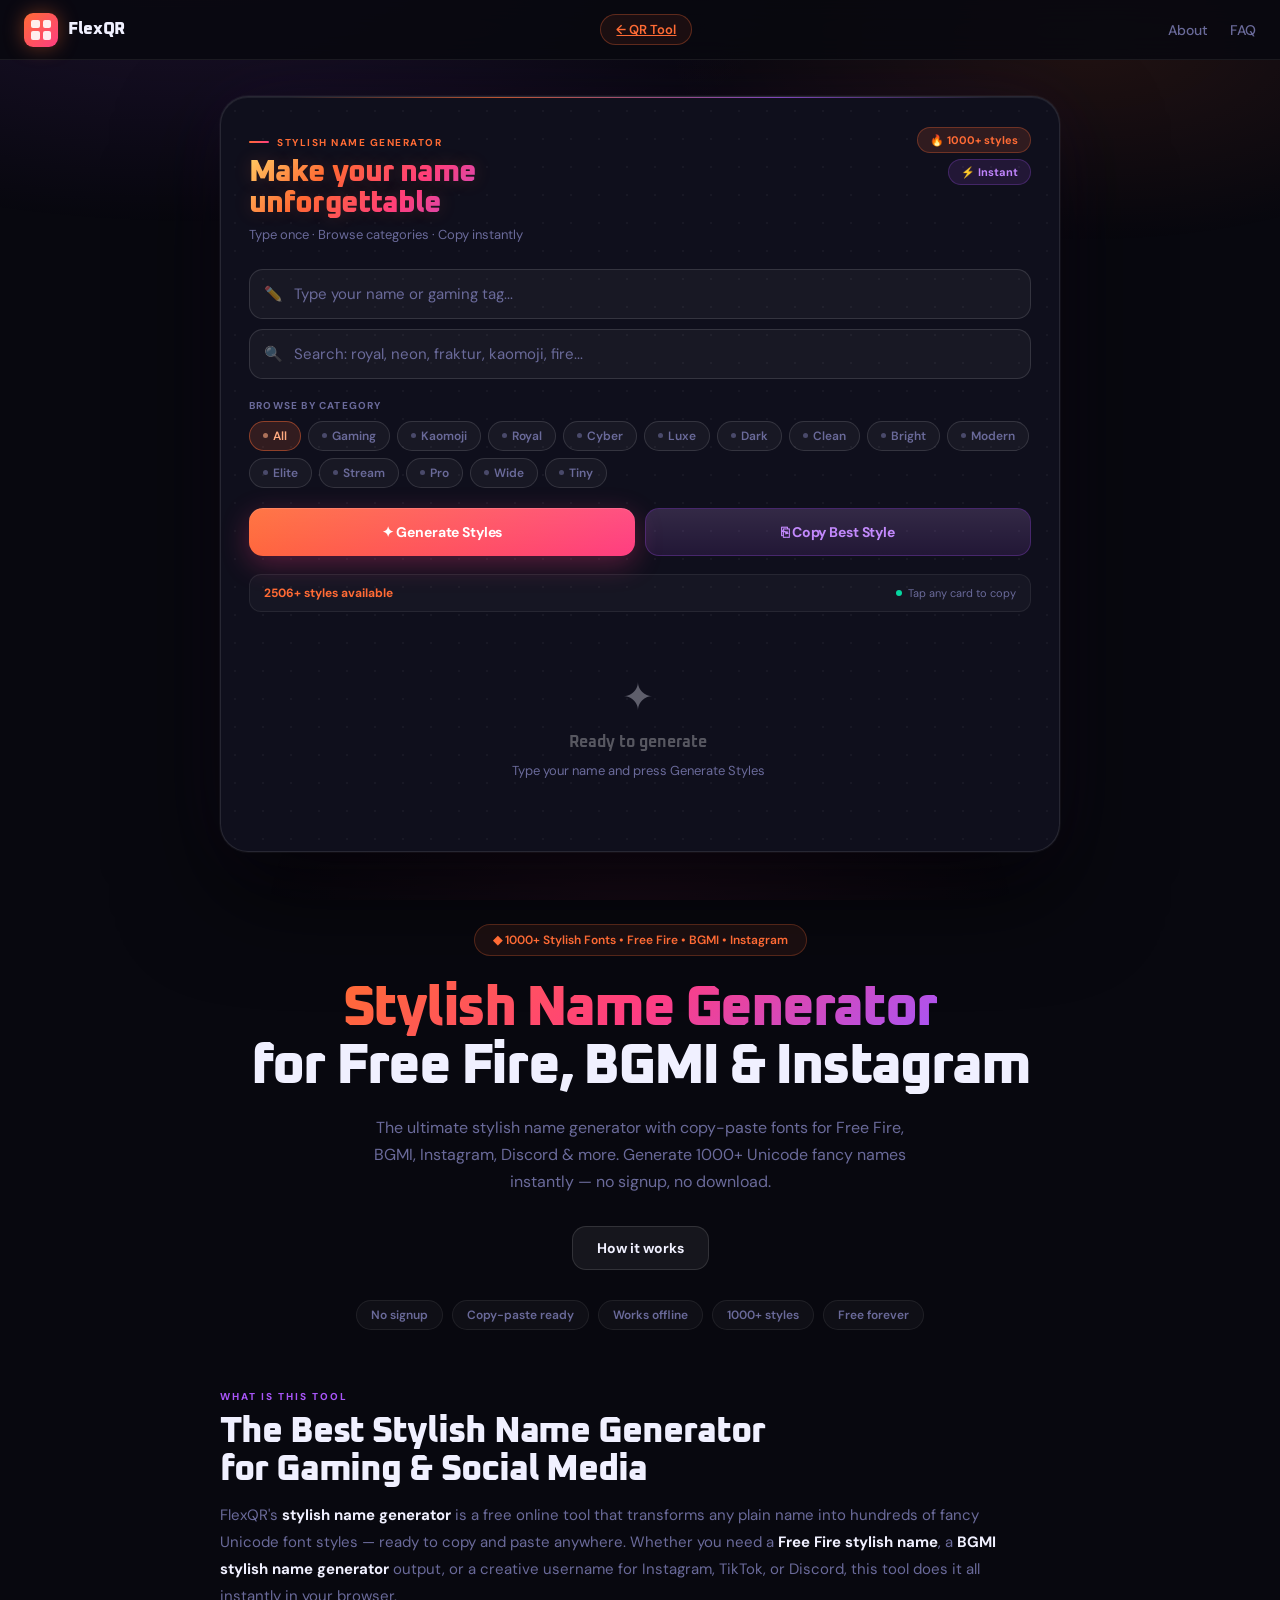
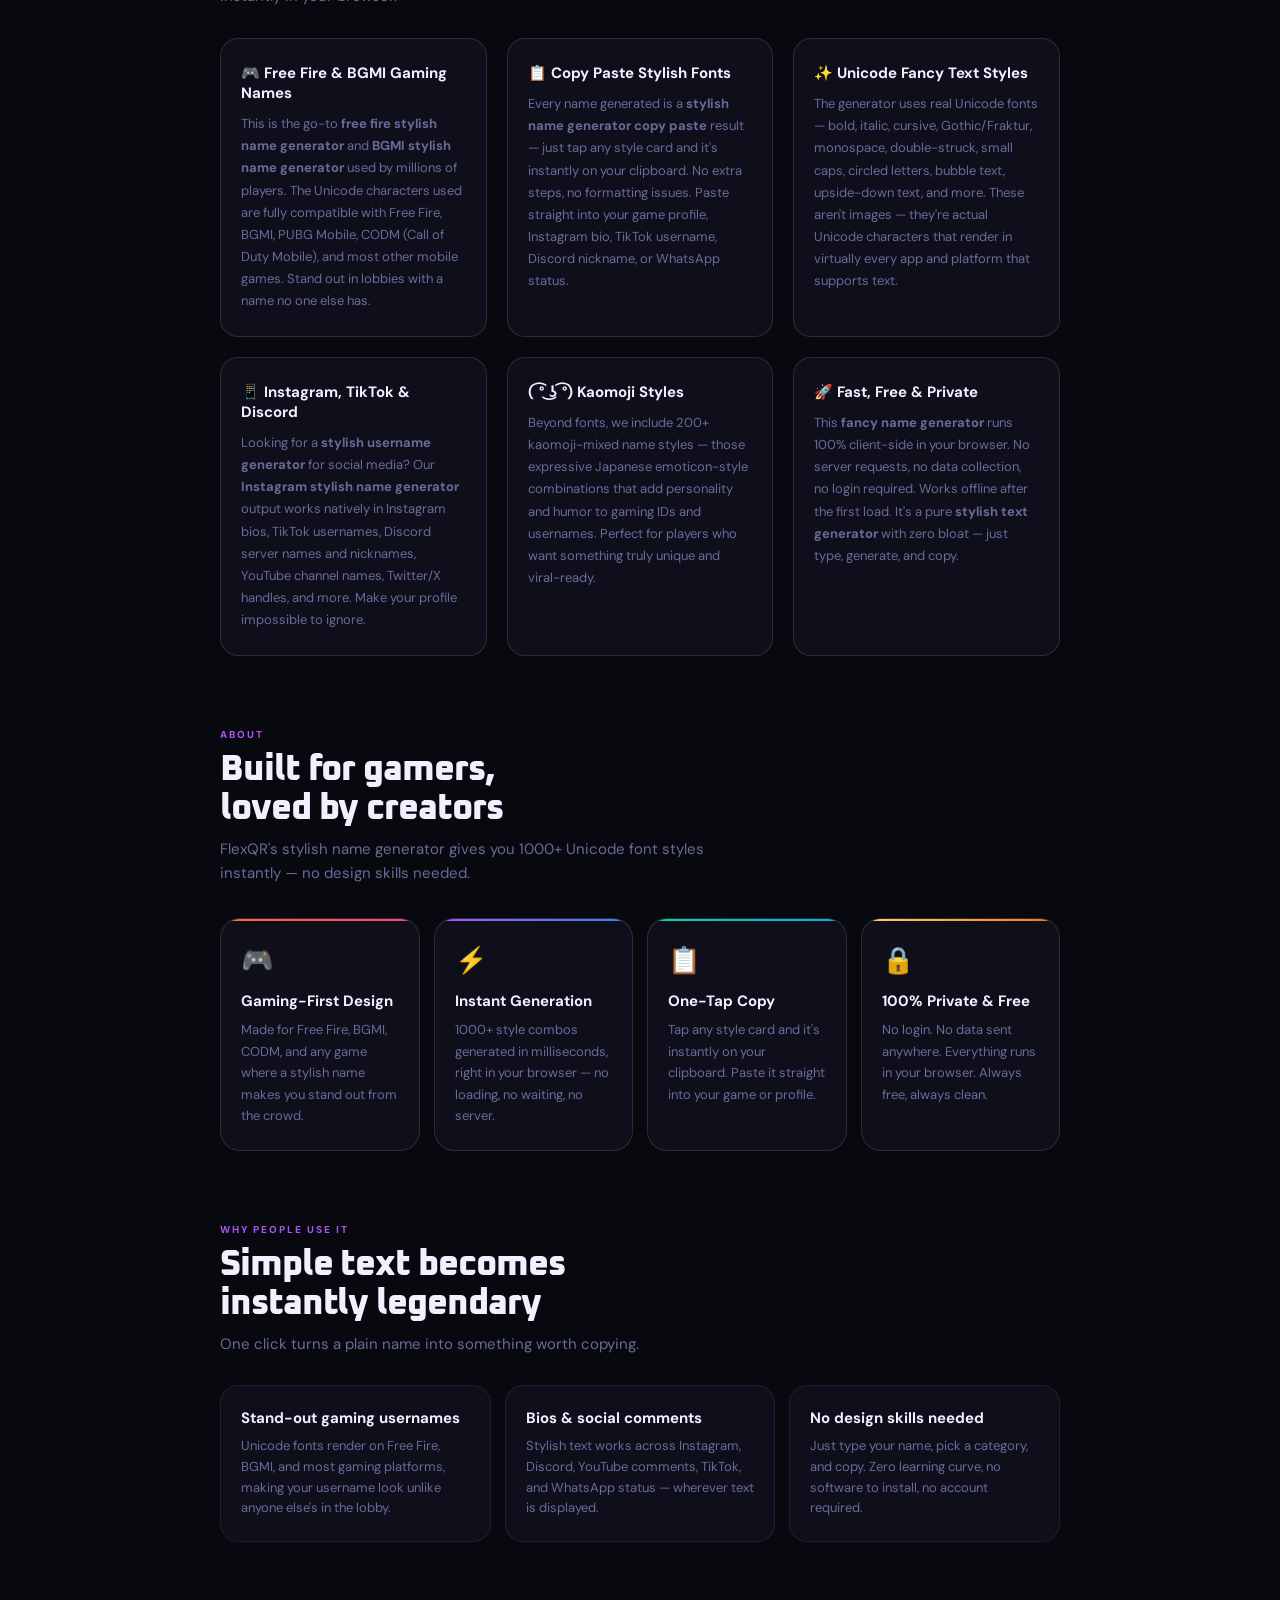
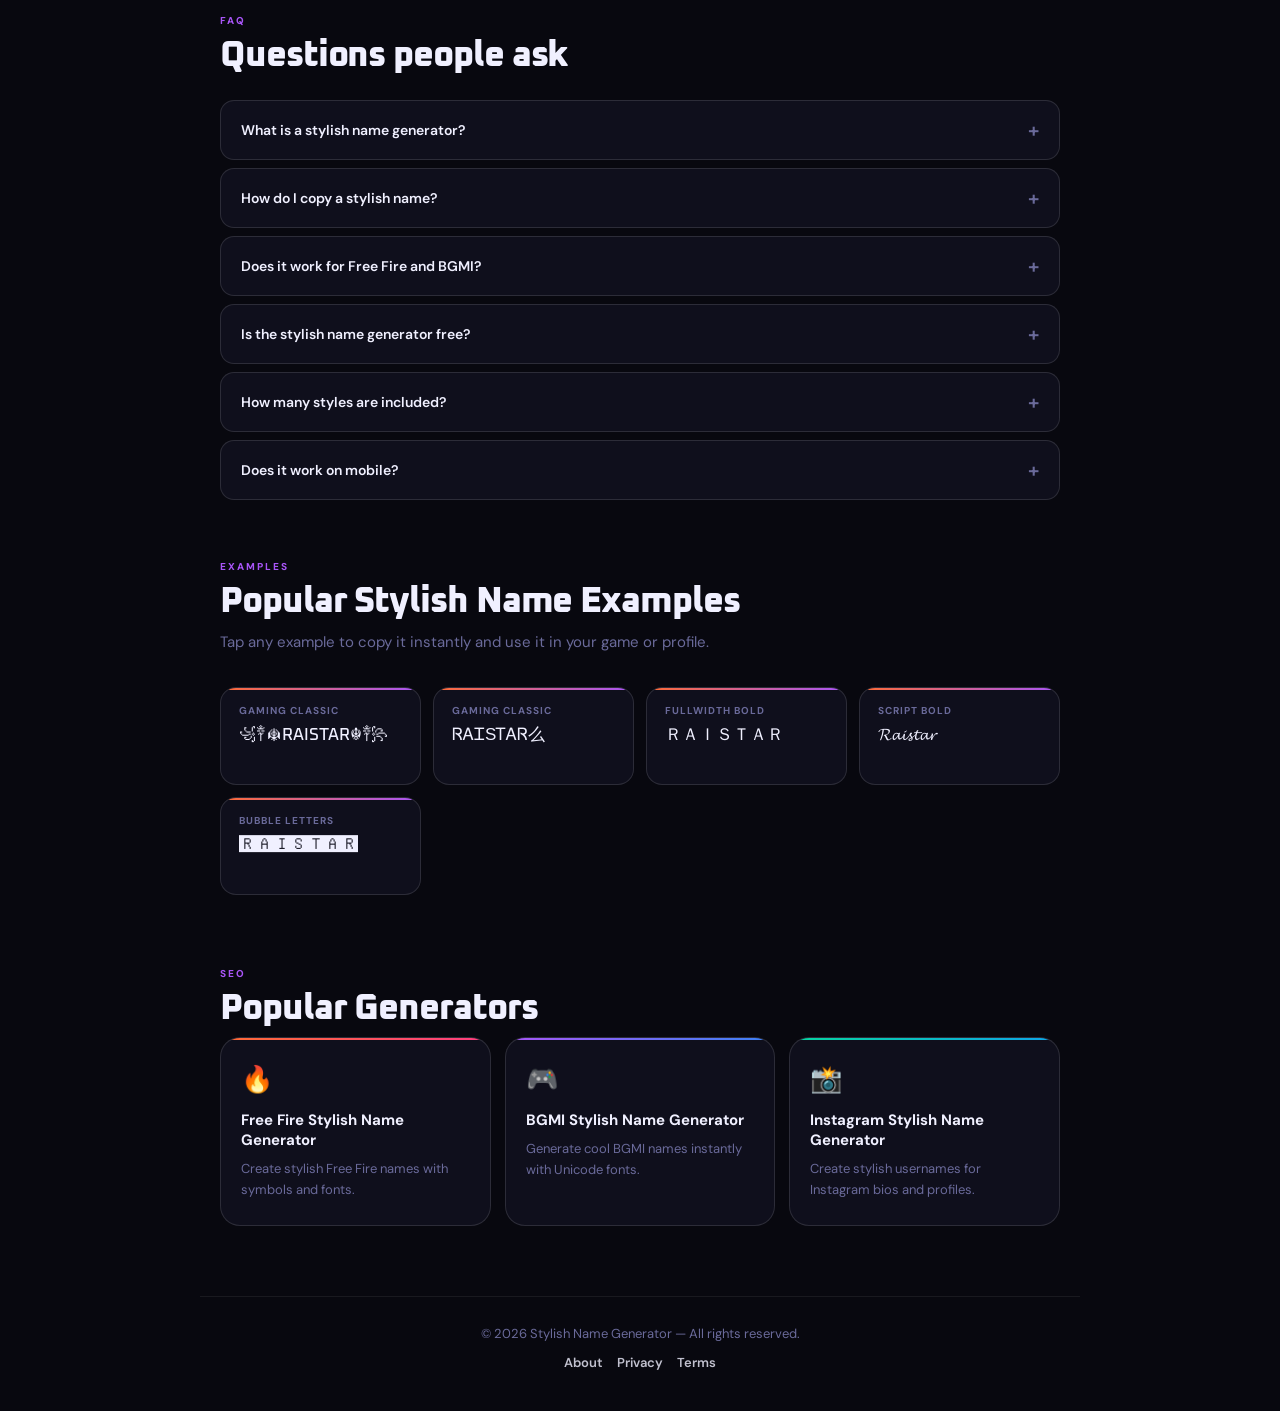
<file: name-generator-final-fixed.html>
<!DOCTYPE html>
<html lang="en">
<head>
  <meta charset="UTF-8" />
  <meta name="viewport" content="width=device-width, initial-scale=1.0" />
  <title>Stylish Name Generator for Free Fire, BGMI, Instagram | FlexQR</title>
  <meta name="description" content="Free stylish name generator for Free Fire, BGMI & Instagram. 1000+ copy-paste fonts, fancy Unicode styles & stylish username generator. Works instantly!" />
  <meta name="keywords" content="stylish name generator, free fire stylish name generator, bgmi stylish name generator, stylish name generator copy paste, stylish username generator, pubg stylish name generator, instagram stylish name generator, fancy name generator, stylish text generator" />
  <meta name="robots" content="index,follow" />
  <link rel="canonical" href="https://flexqr.site/name-generator.html" />
  <meta name="theme-color" content="#0a0a0f" />
  <link rel="icon" type="image/png" href="/favicon.png" />

  <!-- Open Graph / Social Meta -->
  <meta property="og:title" content="Stylish Name Generator for Free Fire, BGMI, Instagram | FlexQR" />
  <meta property="og:description" content="Free stylish name generator for Free Fire, BGMI & Instagram. 1000+ copy-paste Unicode fonts and fancy styles. Instant, no signup." />
  <meta property="og:url" content="https://flexqr.site/name-generator.html" />
  <meta property="og:type" content="website" />
  <meta property="og:image" content="https://flexqr.site/og-name-generator.png" />
  <meta name="twitter:card" content="summary_large_image" />
  <meta name="twitter:title" content="Stylish Name Generator for Free Fire, BGMI, Instagram | FlexQR" />
  <meta name="twitter:description" content="Generate stylish copy-paste names for Free Fire, BGMI, and Instagram. Free, instant, no signup." />

  <!-- FAQ Schema -->
  <script type="application/ld+json">
  {
    "@context": "https://schema.org",
    "@type": "FAQPage",
    "mainEntity": [
      {
        "@type": "Question",
        "name": "What is a stylish name generator?",
        "acceptedAnswer": {
          "@type": "Answer",
          "text": "A stylish name generator is an online tool that converts plain text into fancy Unicode fonts and decorative styles. You can use it to create cool copy-paste names for gaming profiles, Instagram bios, Discord usernames, and more — without any design skills."
        }
      },
      {
        "@type": "Question",
        "name": "How do I copy a stylish name?",
        "acceptedAnswer": {
          "@type": "Answer",
          "text": "Just type your name in the input box, click 'Generate Styles', then tap any style card to copy it instantly. The stylish name is saved to your clipboard — ready to paste into Free Fire, BGMI, Instagram, or any other app."
        }
      },
      {
        "@type": "Question",
        "name": "Does this stylish name generator work for Free Fire and BGMI?",
        "acceptedAnswer": {
          "@type": "Answer",
          "text": "Yes! This tool is specifically optimized for Free Fire and BGMI (Battlegrounds Mobile India). The Unicode font styles used are compatible with most gaming platforms including Free Fire, BGMI, PUBG Mobile, and CODM (Call of Duty Mobile)."
        }
      },
      {
        "@type": "Question",
        "name": "Is the stylish name generator free?",
        "acceptedAnswer": {
          "@type": "Answer",
          "text": "Yes, FlexQR's stylish name generator is completely free to use — no signup, no subscription, no data collection. Everything runs locally in your browser."
        }
      },
      {
        "@type": "Question",
        "name": "Can I use stylish names on Instagram and TikTok?",
        "acceptedAnswer": {
          "@type": "Answer",
          "text": "Absolutely. The generated Unicode stylish text works on Instagram bios, TikTok usernames, Discord nicknames, YouTube channels, Twitter/X bios, and WhatsApp statuses."
        }
      },
      {
        "@type": "Question",
        "name": "How many font styles are available?",
        "acceptedAnswer": {
          "@type": "Answer",
          "text": "FlexQR's stylish name generator provides over 1000 unique style combinations — including bold, italic, cursive, gothic, fraktur, monospace, circled, bubble letters, kaomoji styles, upside-down text, and more."
        }
      }
    ]
  }
  </script>

  <!-- WebSite Schema -->
  <script type="application/ld+json">
  {
    "@context": "https://schema.org",
    "@type": "WebApplication",
    "name": "FlexQR Stylish Name Generator",
    "url": "https://flexqr.site/name-generator.html",
    "description": "Free stylish name generator with 1000+ copy-paste Unicode fonts for Free Fire, BGMI, Instagram and more.",
    "applicationCategory": "UtilityApplication",
    "operatingSystem": "Any",
    "offers": {
      "@type": "Offer",
      "price": "0",
      "priceCurrency": "USD"
    }
  }
  </script>

  <link rel="preconnect" href="https://fonts.googleapis.com" />
  <link href="https://fonts.googleapis.com/css2?family=Oxanium:wght@400;500;600;700;800&family=DM+Sans:ital,opsz,wght@0,9..40,300;0,9..40,400;0,9..40,500;0,9..40,600;1,9..40,400&display=swap" rel="stylesheet" />

  <style>
    *, *::before, *::after { box-sizing: border-box; margin: 0; padding: 0; }

    :root {
      --bg:      #08080f;
      --card:    #0f0f1c;
      --card2:   #141428;
      --border:  rgba(255,255,255,0.07);
      --border2: rgba(255,255,255,0.12);
      --text:    #f0f0ff;
      --muted:   #6a6a9a;
      --accent:  #ff6b35;
      --accent2: #ff3d81;
      --purple:  #a855f7;
      --teal:    #06d6a0;
      --gold:    #ffd166;
    }

    html { scroll-behavior: smooth; }

    body {
      font-family: 'DM Sans', sans-serif;
      background: var(--bg);
      color: var(--text);
      min-height: 100vh;
      overflow-x: hidden;
    }

    body::before {
      content: '';
      position: fixed; inset: 0;
      background:
        radial-gradient(ellipse 80% 50% at 15% -5%, rgba(168,85,247,0.13) 0%, transparent 60%),
        radial-gradient(ellipse 60% 40% at 85% 5%, rgba(255,107,53,0.10) 0%, transparent 55%),
        radial-gradient(ellipse 50% 60% at 50% 105%, rgba(255,61,129,0.08) 0%, transparent 60%);
      pointer-events: none; z-index: 0;
    }

    /* NAVBAR */
    .navbar {
      position: sticky; top: 0; z-index: 200;
      display: flex; align-items: center; justify-content: space-between;
      padding: 0 24px; height: 60px;
      background: rgba(8,8,15,0.88);
      backdrop-filter: blur(20px);
      border-bottom: 1px solid var(--border);
    }
    .brand {
      display: flex; align-items: center; gap: 10px;
      text-decoration: none;
      font-family: 'Oxanium', sans-serif; font-weight: 800; font-size: 17px;
      color: var(--text); letter-spacing: -0.02em;
    }
    .brand-mark {
      width: 34px; height: 34px; border-radius: 9px;
      background: linear-gradient(135deg, #ff6b35, #ff3d81);
      display: grid; grid-template-columns: 1fr 1fr; gap: 3px; padding: 7px;
      box-shadow: 0 0 20px rgba(255,107,53,0.4);
    }
    .brand-mark span { background: rgba(255,255,255,0.9); border-radius: 2px; }
    .nav-links { display: flex; align-items: center; gap: 22px; }
    .nav-links a { color: var(--muted); text-decoration: none; font-size: 14px; font-weight: 500; transition: color .2s; }
    .nav-links a:hover { color: var(--text); }
    .nav-pill {
      font-size: 13px; font-weight: 600; color: var(--accent) !important;
      padding: 6px 15px; border-radius: 999px;
      border: 1px solid rgba(255,107,53,0.3); background: rgba(255,107,53,0.08);
      transition: all .2s !important;
    }
    .nav-pill:hover { background: rgba(255,107,53,0.16) !important; border-color: rgba(255,107,53,0.5) !important; }

    /* PAGE */
    .page { position: relative; z-index: 1; }

    /* GENERATOR SECTION */
    .gen-section { max-width: 880px; margin: 0 auto; padding: 36px 20px 0; }

    /* PREMIUM CARD */
    .gen-card {
      position: relative; border-radius: 28px; overflow: hidden;
      background: var(--card);
      border: 1px solid rgba(255,255,255,0.1);
      box-shadow:
        0 0 0 1px rgba(255,255,255,0.04),
        0 40px 100px rgba(0,0,0,0.7),
        0 0 80px rgba(168,85,247,0.07),
        inset 0 1px 0 rgba(255,255,255,0.07);
    }
    .gen-card::before {
      content: ''; position: absolute;
      top: 0; left: 8%; right: 8%; height: 1px;
      background: linear-gradient(90deg, transparent, rgba(255,107,53,0.7) 30%, rgba(168,85,247,0.7) 70%, transparent);
    }
    .gen-card::after {
      content: ''; position: absolute; inset: 0;
      background-image: radial-gradient(rgba(255,255,255,0.04) 1px, transparent 1px);
      background-size: 28px 28px;
      pointer-events: none;
    }

    .card-inner { position: relative; z-index: 1; padding: 30px 28px 28px; }

    /* CARD HEADER */
    .card-header {
      display: flex; align-items: flex-start;
      justify-content: space-between; gap: 16px; margin-bottom: 26px;
    }
    .card-eyebrow {
      display: inline-flex; align-items: center; gap: 8px;
      font-size: 10px; font-weight: 700; letter-spacing: .15em;
      text-transform: uppercase; color: var(--accent); margin-bottom: 8px;
    }
    .card-eyebrow::before {
      content: ''; width: 20px; height: 2px;
      background: linear-gradient(90deg, var(--accent), var(--accent2));
      border-radius: 2px;
    }
    .card-title {
      font-family: 'Oxanium', sans-serif;
      font-size: clamp(22px, 4vw, 30px);
      font-weight: 800; letter-spacing: -0.03em; line-height: 1.05;
      background: linear-gradient(135deg, #ffd166 0%, #ff6b35 28%, #ff3d81 58%, #a855f7 100%);
      -webkit-background-clip: text; background-clip: text; -webkit-text-fill-color: transparent;
      text-shadow: 0 0 18px rgba(255,107,53,0.18);
    }
    .card-sub { margin-top: 6px; font-size: 13px; color: var(--muted); }

    .card-badges { display: flex; flex-direction: column; align-items: flex-end; gap: 6px; flex-shrink: 0; }
    .badge {
      font-size: 11px; font-weight: 700; padding: 5px 12px;
      border-radius: 999px; white-space: nowrap;
    }
    .badge-orange { background: rgba(255,107,53,0.14); border: 1px solid rgba(255,107,53,0.3); color: var(--accent); }
    .badge-purple { background: rgba(168,85,247,0.12); border: 1px solid rgba(168,85,247,0.25); color: #c084fc; }

    /* INPUTS */
    .input-group { display: flex; flex-direction: column; gap: 10px; margin-bottom: 20px; }
    .field-wrap { position: relative; }
    .field-icon {
      position: absolute; left: 15px; top: 50%;
      transform: translateY(-50%); font-size: 15px; pointer-events: none; opacity: 0.45;
    }
    .gen-input {
      width: 100%; padding: 14px 16px 14px 44px;
      background: rgba(255,255,255,0.04);
      border: 1px solid var(--border2); border-radius: 14px;
      font-size: 15px; font-family: 'DM Sans', sans-serif; font-weight: 500;
      color: var(--text); outline: none;
      transition: border-color .2s, box-shadow .2s, background .2s;
    }
    .gen-input::placeholder { color: var(--muted); font-weight: 400; }
    .gen-input:focus {
      border-color: rgba(255,107,53,0.55);
      background: rgba(255,107,53,0.03);
      box-shadow: 0 0 0 3px rgba(255,107,53,0.10), 0 0 24px rgba(255,107,53,0.05);
    }
    #style-search:focus {
      border-color: rgba(168,85,247,0.55);
      background: rgba(168,85,247,0.03);
      box-shadow: 0 0 0 3px rgba(168,85,247,0.10), 0 0 24px rgba(168,85,247,0.05);
    }

    /* CATEGORY CHIPS */
    .filter-label {
      font-size: 10px; font-weight: 700; letter-spacing: .12em;
      text-transform: uppercase; color: var(--muted); margin-bottom: 9px;
    }
    .filter-chips { display: flex; flex-wrap: wrap; gap: 7px; margin-bottom: 20px; }
    .filter-chip {
      display: inline-flex; align-items: center; gap: 5px;
      padding: 6px 13px; border-radius: 999px;
      font-size: 12px; font-weight: 600; font-family: 'DM Sans', sans-serif;
      cursor: pointer; border: 1px solid var(--border2);
      background: rgba(255,255,255,0.04); color: var(--muted);
      transition: all .15s; white-space: nowrap; user-select: none;
    }
    .filter-chip:hover { border-color: rgba(255,255,255,0.2); color: var(--text); background: rgba(255,255,255,0.07); }
    .filter-chip.active { background: rgba(255,107,53,0.15); border-color: rgba(255,107,53,0.45); color: #ffaa80; }
    .filter-chip[data-cat="gaming"].active   { background: rgba(6,214,160,0.12);  border-color: rgba(6,214,160,0.4);   color: var(--teal); }
    .filter-chip[data-cat="elegant"].active  { background: rgba(168,85,247,0.14); border-color: rgba(168,85,247,0.4);  color: #c084fc; }
    .filter-chip[data-cat="dark"].active     { background: rgba(120,120,180,0.14);border-color: rgba(150,150,200,0.3); color: #aaaadd; }
    .filter-chip[data-cat="viral"].active    { background: rgba(255,61,129,0.14); border-color: rgba(255,61,129,0.4);  color: #ff8fb0; }
    .filter-chip[data-cat="fancy"].active    { background: rgba(255,209,102,0.14);border-color: rgba(255,209,102,0.4);color: var(--gold); }
    .filter-chip[data-cat="modern"].active   { background: rgba(96,165,250,0.14); border-color: rgba(96,165,250,0.4);  color: #93c5fd; }
    .filter-chip[data-cat="fun"].active      { background: rgba(251,191,36,0.14); border-color: rgba(251,191,36,0.4);  color: #fbbf24; }
    .filter-chip[data-cat="tech"].active     { background: rgba(34,211,238,0.14); border-color: rgba(34,211,238,0.4);  color: #22d3ee; }
    .filter-chip[data-cat="royal"].active    { background: rgba(255,209,102,0.14);border-color: rgba(255,209,102,0.4);color: var(--gold); }
    .filter-chip[data-cat="premium"].active  { background: rgba(168,85,247,0.14); border-color: rgba(168,85,247,0.4);  color: #c084fc; }
    .filter-chip[data-cat="bright"].active   { background: rgba(250,250,80,0.10); border-color: rgba(250,250,80,0.35); color: #f5f580; }
    .filter-chip[data-cat="tiny"].active     { background: rgba(200,200,255,0.10);border-color: rgba(200,200,255,0.3); color: #c8c8ff; }
    .filter-chip[data-cat="wide"].active     { background: rgba(255,107,53,0.14); border-color: rgba(255,107,53,0.4);  color: #ffaa80; }
    .filter-chip[data-cat="clean"].active    { background: rgba(100,255,200,0.10);border-color: rgba(100,255,200,0.3); color: #80ffcc; }
    .filter-chip[data-cat="kaomoji"].active  { background: rgba(255,180,255,0.12);border-color: rgba(255,180,255,0.35);color: #ffb0ff; }
    .chip-dot { width: 5px; height: 5px; border-radius: 50%; background: currentColor; opacity: 0.6; }

    /* ACTION BUTTONS */
    .action-row { display: grid; grid-template-columns: 1fr 1fr; gap: 10px; margin-bottom: 18px; }
    .btn {
      display: inline-flex; align-items: center; justify-content: center; gap: 7px;
      padding: 14px 20px; border-radius: 14px;
      font-size: 14px; font-weight: 700; font-family: 'DM Sans', sans-serif;
      cursor: pointer; border: none; transition: all .18s;
      position: relative; overflow: hidden; letter-spacing: -0.01em;
    }
    .btn::after {
      content: ''; position: absolute; inset: 0;
      background: linear-gradient(rgba(255,255,255,0.08), transparent);
      pointer-events: none;
    }
    .btn-generate {
      background: linear-gradient(135deg, #ff6b35 0%, #ff3d81 100%);
      color: #fff;
      box-shadow: 0 8px 28px rgba(255,61,129,0.3), inset 0 1px 0 rgba(255,255,255,0.12);
    }
    .btn-generate:hover { transform: translateY(-1px); box-shadow: 0 14px 36px rgba(255,61,129,0.4), inset 0 1px 0 rgba(255,255,255,0.15); }
    .btn-generate:active { transform: translateY(0); }
    .btn-copy-best {
      background: rgba(168,85,247,0.12); color: #c084fc;
      border: 1px solid rgba(168,85,247,0.28);
    }
    .btn-copy-best:hover { background: rgba(168,85,247,0.2); border-color: rgba(168,85,247,0.5); transform: translateY(-1px); }

    /* STATS BAR */
    .stats-bar {
      display: flex; align-items: center; justify-content: space-between;
      padding: 10px 14px;
      background: rgba(255,255,255,0.03);
      border: 1px solid var(--border); border-radius: 12px;
      margin-bottom: 16px;
    }
    .stats-count { font-size: 12px; font-weight: 700; color: var(--accent); }
    .stats-hint { font-size: 11px; color: var(--muted); display: flex; align-items: center; gap: 6px; }
    .pulse {
      width: 6px; height: 6px; border-radius: 50%; background: var(--teal);
      animation: pulse 2s infinite;
    }
    @keyframes pulse { 0%,100%{opacity:1;transform:scale(1);} 50%{opacity:0.4;transform:scale(0.75);} }

    /* RESULTS GRID */
    .style-results {
      display: grid;
      grid-template-columns: repeat(auto-fill, minmax(210px, 1fr));
      gap: 10px; max-height: 450px;
      overflow-y: auto; padding-right: 4px;
      scroll-margin-top: 84px;
    }
    .style-results::-webkit-scrollbar { width: 4px; }
    .style-results::-webkit-scrollbar-track { background: transparent; }
    .style-results::-webkit-scrollbar-thumb { background: rgba(255,255,255,0.1); border-radius: 4px; }
    .style-results::-webkit-scrollbar-thumb:hover { background: rgba(255,255,255,0.2); }
    .style-results.results-focus { animation: resultsPulse .85s ease; }
    @keyframes resultsPulse { 0%{transform:scale(1);}30%{transform:scale(1.015);}100%{transform:scale(1);} }

    .style-card {
      background: rgba(255,255,255,0.025);
      border: 1px solid var(--border); border-radius: 14px; padding: 14px;
      cursor: pointer; transition: all .16s;
      position: relative; overflow: hidden;
    }
    .style-card:hover {
      border-color: rgba(255,107,53,0.4);
      background: rgba(255,107,53,0.04);
      transform: translateY(-2px);
      box-shadow: 0 10px 28px rgba(0,0,0,0.35);
    }
    .style-card:active { transform: translateY(0); }

    .style-meta { display: flex; align-items: center; justify-content: space-between; margin-bottom: 10px; }
    .style-name { font-size: 10px; font-weight: 700; letter-spacing: .08em; text-transform: uppercase; color: var(--accent); }
    .style-copy-btn {
      font-size: 10px; font-weight: 700; padding: 3px 9px;
      border-radius: 6px; border: 1px solid rgba(255,255,255,0.1);
      background: rgba(255,255,255,0.05); color: var(--muted);
      cursor: pointer; font-family: 'DM Sans', sans-serif; transition: all .14s;
    }
    .style-copy-btn:hover { background: rgba(255,107,53,0.15); border-color: rgba(255,107,53,0.4); color: var(--accent); }
    .style-text { font-size: 18px; font-weight: 500; color: var(--text); word-break: break-word; line-height: 1.35; margin-bottom: 8px; unicode-bidi: plaintext; font-family: 'Oxanium', 'DM Sans', sans-serif; }
    .style-cat {
      display: inline-block; font-size: 9px; font-weight: 700;
      letter-spacing: .08em; text-transform: uppercase;
      padding: 3px 8px; border-radius: 4px;
      background: rgba(255,255,255,0.05); color: var(--muted);
    }

    /* EMPTY STATE */
    .results-empty {
      grid-column: 1/-1; display: flex; flex-direction: column;
      align-items: center; justify-content: center;
      padding: 44px 20px; text-align: center; gap: 10px;
    }
    .results-empty-icon { font-size: 38px; opacity: 0.35; }
    .results-empty-title { font-family: 'Oxanium', sans-serif; font-size: 16px; font-weight: 700; color: rgba(255,255,255,0.3); }
    .results-empty-sub { font-size: 13px; color: var(--muted); }

    .style-card.reveal { animation: cardReveal .42s ease both; }
    @keyframes cardReveal { from{opacity:0;transform:translateY(14px);}to{opacity:1;transform:translateY(0);} }

    /* HERO */
    .hero {
      max-width: 880px; margin: 0 auto; padding: 72px 20px 0;
      text-align: center; position: relative;
    }
    .hero-badge {
      display: inline-flex; align-items: center; gap: 8px;
      padding: 7px 18px; border-radius: 999px; font-size: 12px; font-weight: 600;
      border: 1px solid rgba(255,107,53,0.25); background: rgba(255,107,53,0.08);
      color: var(--accent); margin-bottom: 24px;
    }
    .hero h1 {
      font-family: 'Oxanium', sans-serif;
      font-size: clamp(32px, 7vw, 56px);
      font-weight: 800; letter-spacing: -0.04em; line-height: 1.04; margin-bottom: 18px;
    }
    .hero h1 .grad {
      background: linear-gradient(135deg, #ff6b35 0%, #ff3d81 50%, #a855f7 100%);
      -webkit-background-clip: text; background-clip: text; -webkit-text-fill-color: transparent;
    }
    .hero-copy { font-size: 16px; color: var(--muted); max-width: 560px; margin: 0 auto 30px; line-height: 1.7; }
    .hero-actions { display: flex; align-items: center; justify-content: center; gap: 12px; flex-wrap: wrap; margin-bottom: 30px; }
    .btn-how {
      padding: 12px 24px; border-radius: 14px; font-size: 14px; font-weight: 700;
      font-family: 'DM Sans', sans-serif; color: var(--text);
      background: rgba(255,255,255,0.06); border: 1px solid var(--border2);
      cursor: pointer; text-decoration: none; transition: all .2s;
    }
    .btn-how:hover { background: rgba(255,255,255,0.1); }
    .trust-pills { display: flex; align-items: center; justify-content: center; gap: 9px; flex-wrap: wrap; }
    .trust-pill {
      font-size: 12px; font-weight: 600; padding: 6px 14px;
      border-radius: 999px; border: 1px solid var(--border);
      background: rgba(255,255,255,0.03); color: var(--muted);
    }

    /* SECTIONS */
    .section { max-width: 880px; margin: 0 auto; padding: 72px 20px 0; }
    .section-eyebrow { font-size: 10px; font-weight: 800; letter-spacing: .2em; text-transform: uppercase; color: var(--purple); margin-bottom: 10px; }
    .section-title { font-family: 'Oxanium', sans-serif; font-size: clamp(24px, 4vw, 36px); font-weight: 800; letter-spacing: -0.03em; line-height: 1.08; margin-bottom: 8px; }
    .section-sub { font-size: 15px; color: var(--muted); max-width: 500px; line-height: 1.65; margin-bottom: 32px; }

    /* SEO CONTENT SECTION */
    .seo-section { max-width: 880px; margin: 0 auto; padding: 60px 20px 0; }
    .seo-grid { display: grid; grid-template-columns: repeat(auto-fit, minmax(260px, 1fr)); gap: 20px; margin-top: 28px; }
    .seo-block {
      background: var(--card); border: 1px solid var(--border2);
      border-radius: 18px; padding: 24px 20px;
    }
    .seo-block h3 { font-size: 15px; font-weight: 700; margin-bottom: 10px; color: var(--text); }
    .seo-block p { font-size: 13px; color: var(--muted); line-height: 1.7; }
    .seo-intro { font-size: 15px; color: var(--muted); line-height: 1.8; margin-top: 12px; max-width: 820px; }
    .seo-intro strong { color: var(--text); }

    /* ABOUT CARDS */
    .about-grid { display: grid; grid-template-columns: repeat(auto-fit, minmax(190px, 1fr)); gap: 14px; }
    .about-card {
      background: var(--card); border: 1px solid var(--border2);
      border-radius: 20px; padding: 24px 20px;
      position: relative; overflow: hidden;
      transition: border-color .2s, transform .2s;
    }
    .about-card:hover { border-color: rgba(255,255,255,0.15); transform: translateY(-3px); }
    .about-card::before { content: ''; position: absolute; top: 0; left: 0; right: 0; height: 2px; }
    .about-card:nth-child(1)::before { background: linear-gradient(90deg,#ff6b35,#ff3d81); }
    .about-card:nth-child(2)::before { background: linear-gradient(90deg,#a855f7,#3b82f6); }
    .about-card:nth-child(3)::before { background: linear-gradient(90deg,#06d6a0,#0ea5e9); }
    .about-card:nth-child(4)::before { background: linear-gradient(90deg,#ffd166,#f97316); }
    .about-icon { font-size: 26px; margin-bottom: 14px; }
    .about-card h3 { font-size: 15px; font-weight: 700; margin-bottom: 8px; }
    .about-card p { font-size: 13px; color: var(--muted); line-height: 1.65; }

    /* WHY */
    .why-grid { display: grid; grid-template-columns: repeat(auto-fit, minmax(220px, 1fr)); gap: 14px; }
    .why-card { background: var(--card); border: 1px solid var(--border); border-radius: 18px; padding: 22px 20px; }
    .why-card h3 { font-size: 15px; font-weight: 700; margin-bottom: 8px; }
    .why-card p { font-size: 13px; color: var(--muted); line-height: 1.6; }

    /* FAQ */
    .faq-list { display: flex; flex-direction: column; gap: 8px; }
    .faq-list details {
      background: var(--card); border: 1px solid var(--border2);
      border-radius: 14px; padding: 16px 20px; transition: border-color .2s;
    }
    .faq-list details[open] { border-color: rgba(168,85,247,0.3); }
    .faq-list summary {
      font-weight: 600; font-size: 14px; cursor: pointer; list-style: none;
      display: flex; align-items: center; justify-content: space-between; gap: 12px;
    }
    .faq-list summary::-webkit-details-marker { display: none; }
    .faq-list summary::after { content: '+'; font-size: 20px; color: var(--muted); flex-shrink: 0; transition: transform .2s; }
    .faq-list details[open] summary::after { transform: rotate(45deg); color: var(--purple); }
    .faq-list details p { margin-top: 12px; font-size: 14px; color: var(--muted); line-height: 1.65; }

    /* FOOTER */
    .footer {
      max-width: 880px;
      margin: 70px auto 0;
      padding: 28px 20px 40px;
      border-top: 1px solid var(--border);
      text-align: center;
    }
    .footer p { font-size: 13px; color: var(--muted); }
    .footer-links { display: flex; flex-wrap: wrap; justify-content: center; gap: 14px; margin-top: 12px; }
    .footer-links a { color: var(--text); text-decoration: none; font-size: 13px; font-weight: 600; opacity: 0.8; transition: opacity .2s, color .2s, transform .2s; }
    .footer-links a:hover { opacity: 1; color: var(--accent); transform: translateY(-1px); }

    a.about-card { display: block; text-decoration: none; color: inherit; }

    /* POPULAR EXAMPLES SECTION */
    .examples-section { max-width: 880px; margin: 0 auto; padding: 60px 20px 0; }
    .examples-grid {
      display: grid;
      grid-template-columns: repeat(auto-fill, minmax(200px, 1fr));
      gap: 12px;
      margin-top: 24px;
    }
    .example-card {
      background: var(--card);
      border: 1px solid var(--border2);
      border-radius: 16px;
      padding: 16px 18px;
      cursor: pointer;
      transition: all .18s;
      position: relative;
      overflow: hidden;
    }
    .example-card::before {
      content: '';
      position: absolute; top: 0; left: 0; right: 0; height: 2px;
      background: linear-gradient(90deg, var(--accent), var(--purple));
    }
    .example-card:hover { border-color: rgba(255,107,53,0.4); transform: translateY(-2px); box-shadow: 0 10px 28px rgba(0,0,0,0.35); }
    .example-label { font-size: 10px; font-weight: 700; letter-spacing: .1em; text-transform: uppercase; color: var(--muted); margin-bottom: 8px; }
    .example-name { font-size: 17px; font-weight: 500; color: var(--text); word-break: break-word; line-height: 1.3; unicode-bidi: plaintext; font-family: 'Oxanium', 'DM Sans', sans-serif; }
    .example-copy-hint { font-size: 10px; color: var(--muted); margin-top: 8px; opacity: 0; transition: opacity .18s; }
    .example-card:hover .example-copy-hint { opacity: 1; }

    /* TOAST */
    #toast {
      position: fixed; bottom: 24px; right: 24px; z-index: 9999;
      background: rgba(15,15,28,0.96); backdrop-filter: blur(20px);
      border: 1px solid rgba(6,214,160,0.35); color: var(--teal);
      padding: 12px 18px; border-radius: 14px;
      box-shadow: 0 16px 40px rgba(0,0,0,0.6), 0 0 20px rgba(6,214,160,0.1);
      font-weight: 700; font-size: 13px; max-width: 260px;
      display: flex; align-items: center; gap: 8px;
      animation: fadeIn .2s ease;
    }
    #toast::before { content: '✓'; font-size: 14px; }
    @keyframes fadeIn { from{opacity:0;transform:translateY(8px);}to{opacity:1;transform:translateY(0);} }

    @media (max-width: 620px) {
      .card-inner { padding: 20px 16px 18px; }
      .action-row { grid-template-columns: 1fr; }
      .nav-links { display: none; }
      .card-badges { display: none; }
      .style-results { grid-template-columns: 1fr 1fr; }
      .footer { flex-direction: column; align-items: flex-start; }
    }
    @media (max-width: 380px) {
      .style-results { grid-template-columns: 1fr; }
    }
  </style>
</head>

<body>
  <nav class="navbar">
    <a class="brand" href="index.html">
      <span class="brand-mark"><span></span><span></span><span></span><span></span></span>
      FlexQR
    </a>
        <a href="index.html" class="nav-pill">← QR Tool</a>
<div class="nav-links">
      <a href="#about">About</a>
      <a href="#faq">FAQ</a>
    </div>
  </nav>

  <div class="page">

    <h1 style="display:none;">Stylish Name Generator for Free Fire BGMI Instagram</h1>

    <!-- GENERATOR CARD -->
    <section class="gen-section" aria-label="Stylish Name Generator Tool">
      <div class="gen-card">
        <div class="card-inner">

          <div class="card-header">
            <div>
              <div class="card-eyebrow">Stylish Name Generator</div>
              <div class="card-title">Make your name<br />unforgettable</div>
              <div class="card-sub">Type once · Browse categories · Copy instantly</div>
            </div>
            <div class="card-badges">
              <span class="badge badge-orange">🔥 1000+ styles</span>
              <span class="badge badge-purple">⚡ Instant</span>
            </div>
          </div>

          <div class="input-group">
            <div class="field-wrap">
              <span class="field-icon">✏️</span>
              <input id="name-input" class="gen-input" type="text"
                placeholder="Type your name or gaming tag..." autocomplete="off"
                aria-label="Enter your name to generate stylish versions" />
            </div>
            <div class="field-wrap">
              <span class="field-icon">🔍</span>
              <input id="style-search" class="gen-input" type="text"
                placeholder="Search: royal, neon, fraktur, kaomoji, fire..." autocomplete="off"
                aria-label="Search styles by name or category" />
            </div>
          </div>

          <div class="filter-label">Browse by category</div>
          <div class="filter-chips" id="filter-chips">
            <button class="filter-chip active" data-cat="all"><span class="chip-dot"></span>All</button>
            <button class="filter-chip" data-cat="gaming"><span class="chip-dot"></span>Gaming</button>
            <button class="filter-chip" data-cat="kaomoji"><span class="chip-dot"></span>Kaomoji</button>
            <button class="filter-chip" data-cat="royal"><span class="chip-dot"></span>Royal</button>
            <button class="filter-chip" data-cat="cyber"><span class="chip-dot"></span>Cyber</button>
            <button class="filter-chip" data-cat="luxe"><span class="chip-dot"></span>Luxe</button>
            <button class="filter-chip" data-cat="dark"><span class="chip-dot"></span>Dark</button>
            <button class="filter-chip" data-cat="clean"><span class="chip-dot"></span>Clean</button>
            <button class="filter-chip" data-cat="bright"><span class="chip-dot"></span>Bright</button>
            <button class="filter-chip" data-cat="modern"><span class="chip-dot"></span>Modern</button>
            <button class="filter-chip" data-cat="elite"><span class="chip-dot"></span>Elite</button>
            <button class="filter-chip" data-cat="stream"><span class="chip-dot"></span>Stream</button>
            <button class="filter-chip" data-cat="pro"><span class="chip-dot"></span>Pro</button>
            <button class="filter-chip" data-cat="wide"><span class="chip-dot"></span>Wide</button>
            <button class="filter-chip" data-cat="tiny"><span class="chip-dot"></span>Tiny</button>
          </div>

          <div class="action-row">
            <button id="name-generate" class="btn btn-generate" type="button">✦ Generate Styles</button>
            <button id="copy-best" class="btn btn-copy-best" type="button">⎘ Copy Best Style</button>
          </div>

          <div class="stats-bar">
            <span class="stats-count" id="style-count">1000+ styles available</span>
            <span class="stats-hint"><span class="pulse"></span>Tap any card to copy</span>
          </div>

          <div id="style-results" class="style-results" aria-live="polite" aria-label="Generated stylish name results">
            <div class="results-empty">
              <div class="results-empty-icon">✦</div>
              <div class="results-empty-title">Ready to generate</div>
              <div class="results-empty-sub">Type your name and press Generate Styles</div>
            </div>
          </div>

        </div>
      </div>
    </section>

    <!-- HERO -->
    <header class="hero">
      <div class="hero-badge">◆ 1000+ Stylish Fonts • Free Fire • BGMI • Instagram</div>
      <h1><span class="grad">Stylish Name Generator</span><br />for Free Fire, BGMI &amp; Instagram</h1>
      <p class="hero-copy">The ultimate stylish name generator with copy-paste fonts for Free Fire, BGMI, Instagram, Discord &amp; more. Generate 1000+ Unicode fancy names instantly — no signup, no download.</p>
      <div class="hero-actions">
        <a class="btn-how" href="#faq">How it works</a>
      </div>
      <div class="trust-pills">
        <span class="trust-pill">No signup</span>
        <span class="trust-pill">Copy-paste ready</span>
        <span class="trust-pill">Works offline</span>
        <span class="trust-pill">1000+ styles</span>
        <span class="trust-pill">Free forever</span>
      </div>
    </header>

    <!-- SEO CONTENT SECTION -->
    <section class="seo-section" aria-label="About stylish name generator">
      <div class="section-eyebrow">What Is This Tool</div>
      <h2 class="section-title">The Best Stylish Name Generator<br />for Gaming &amp; Social Media</h2>
      <p class="seo-intro">
        FlexQR's <strong>stylish name generator</strong> is a free online tool that transforms any plain name into hundreds of fancy Unicode font styles — ready to copy and paste anywhere. Whether you need a <strong>Free Fire stylish name</strong>, a <strong>BGMI stylish name generator</strong> output, or a creative username for Instagram, TikTok, or Discord, this tool does it all instantly in your browser.
      </p>
      <div class="seo-grid">
        <div class="seo-block">
          <h3>🎮 Free Fire &amp; BGMI Gaming Names</h3>
          <p>This is the go-to <strong>free fire stylish name generator</strong> and <strong>BGMI stylish name generator</strong> used by millions of players. The Unicode characters used are fully compatible with Free Fire, BGMI, PUBG Mobile, CODM (Call of Duty Mobile), and most other mobile games. Stand out in lobbies with a name no one else has.</p>
        </div>
        <div class="seo-block">
          <h3>📋 Copy Paste Stylish Fonts</h3>
          <p>Every name generated is a <strong>stylish name generator copy paste</strong> result — just tap any style card and it's instantly on your clipboard. No extra steps, no formatting issues. Paste straight into your game profile, Instagram bio, TikTok username, Discord nickname, or WhatsApp status.</p>
        </div>
        <div class="seo-block">
          <h3>✨ Unicode Fancy Text Styles</h3>
          <p>The generator uses real Unicode fonts — bold, italic, cursive, Gothic/Fraktur, monospace, double-struck, small caps, circled letters, bubble text, upside-down text, and more. These aren't images — they're actual Unicode characters that render in virtually every app and platform that supports text.</p>
        </div>
        <div class="seo-block">
          <h3>📱 Instagram, TikTok &amp; Discord</h3>
          <p>Looking for a <strong>stylish username generator</strong> for social media? Our <strong>Instagram stylish name generator</strong> output works natively in Instagram bios, TikTok usernames, Discord server names and nicknames, YouTube channel names, Twitter/X handles, and more. Make your profile impossible to ignore.</p>
        </div>
        <div class="seo-block">
          <h3>( ͡° ͜ʖ ͡°) Kaomoji Styles</h3>
          <p>Beyond fonts, we include 200+ kaomoji-mixed name styles — those expressive Japanese emoticon-style combinations that add personality and humor to gaming IDs and usernames. Perfect for players who want something truly unique and viral-ready.</p>
        </div>
        <div class="seo-block">
          <h3>🚀 Fast, Free &amp; Private</h3>
          <p>This <strong>fancy name generator</strong> runs 100% client-side in your browser. No server requests, no data collection, no login required. Works offline after the first load. It's a pure <strong>stylish text generator</strong> with zero bloat — just type, generate, and copy.</p>
        </div>
      </div>
    </section>

    <!-- ABOUT -->
    <section class="section" id="about" aria-label="About FlexQR name generator">
      <div class="section-eyebrow">About</div>
      <div class="section-title">Built for gamers,<br />loved by creators</div>
      <div class="section-sub">FlexQR's stylish name generator gives you 1000+ Unicode font styles instantly — no design skills needed.</div>
      <div class="about-grid">
        <div class="about-card">
          <div class="about-icon">🎮</div>
          <h3>Gaming-First Design</h3>
          <p>Made for Free Fire, BGMI, CODM, and any game where a stylish name makes you stand out from the crowd.</p>
        </div>
        <div class="about-card">
          <div class="about-icon">⚡</div>
          <h3>Instant Generation</h3>
          <p>1000+ style combos generated in milliseconds, right in your browser — no loading, no waiting, no server.</p>
        </div>
        <div class="about-card">
          <div class="about-icon">📋</div>
          <h3>One-Tap Copy</h3>
          <p>Tap any style card and it's instantly on your clipboard. Paste it straight into your game or profile.</p>
        </div>
        <div class="about-card">
          <div class="about-icon">🔒</div>
          <h3>100% Private &amp; Free</h3>
          <p>No login. No data sent anywhere. Everything runs in your browser. Always free, always clean.</p>
        </div>
      </div>
    </section>

    <!-- WHY -->
    <section class="section" aria-label="Why use stylish name generator">
      <div class="section-eyebrow">Why People Use It</div>
      <div class="section-title">Simple text becomes<br />instantly legendary</div>
      <div class="section-sub" style="margin-bottom:28px">One click turns a plain name into something worth copying.</div>
      <div class="why-grid">
        <div class="why-card">
          <h3>Stand-out gaming usernames</h3>
          <p>Unicode fonts render on Free Fire, BGMI, and most gaming platforms, making your username look unlike anyone else's in the lobby.</p>
        </div>
        <div class="why-card">
          <h3>Bios &amp; social comments</h3>
          <p>Stylish text works across Instagram, Discord, YouTube comments, TikTok, and WhatsApp status — wherever text is displayed.</p>
        </div>
        <div class="why-card">
          <h3>No design skills needed</h3>
          <p>Just type your name, pick a category, and copy. Zero learning curve, no software to install, no account required.</p>
        </div>
      </div>
    </section>

    <!-- FAQ -->
    <section class="section" id="faq" aria-label="Frequently asked questions">
      <div class="section-eyebrow">FAQ</div>
      <h2 class="section-title" style="margin-bottom:24px">Questions people ask</h2>
      <div class="faq-list">
        <details>
          <summary>What is a stylish name generator?</summary>
          <p>A stylish name generator is a free online tool that converts your plain name or username into fancy Unicode font styles. It uses special Unicode characters to create bold, italic, cursive, Gothic, and other decorative text that you can copy and paste into gaming profiles, social media bios, and more.</p>
        </details>
        <details>
          <summary>How do I copy a stylish name?</summary>
          <p>Type your name in the input box and click "Generate Styles." Then tap any style card to instantly copy it to your clipboard. You can also press the Copy button on each card. The stylish name is ready to paste into Free Fire, BGMI, Instagram, or anywhere else.</p>
        </details>
        <details>
          <summary>Does it work for Free Fire and BGMI?</summary>
          <p>Yes — this tool is specifically designed as a Free Fire stylish name generator and BGMI stylish name generator. The Unicode characters render correctly in Free Fire, BGMI (Battlegrounds Mobile India), PUBG Mobile, CODM, and most other popular mobile games.</p>
        </details>
        <details>
          <summary>Is the stylish name generator free?</summary>
          <p>Yes, completely free. No subscription, no signup, no credit card. FlexQR's stylish name generator runs entirely in your browser with no server costs passed on to you.</p>
        </details>
        <details>
          <summary>How many styles are included?</summary>
          <p>Over 1000 unique combinations — made by crossing dozens of Unicode font types with wrapper and decoration styles. Plus 200+ kaomoji-mixed styles. You can filter by category like Gaming, Kaomoji, Royal, Elegant, Dark, Cyber, and more.</p>
        </details>
        <details>
          <summary>Does it work on mobile?</summary>
          <p>Yes. The generator is fully responsive and works in any mobile browser — Chrome, Safari, Firefox, Samsung Internet. No app download needed. Optimized for phones so you can generate and copy gaming names on the go.</p>
        </details>
      </div>
    </section>
    <!-- POPULAR STYLISH NAME EXAMPLES -->
    <section class="examples-section" aria-label="Popular stylish name examples">
      <div class="section-eyebrow">Examples</div>
      <h2 class="section-title">Popular Stylish Name Examples</h2>
      <p class="section-sub">Tap any example to copy it instantly and use it in your game or profile.</p>
      <div class="examples-grid">
        <div class="example-card" onclick="copyText('꧁༒☬RAISTAR☬༒꧂')">
          <div class="example-label">Gaming Classic</div>
          <div class="example-name">꧁༒☬RAISTAR☬༒꧂</div>
          <div class="example-copy-hint">Tap to copy</div>
        </div>
        <div class="example-card" onclick="copyText('ᏒᎪᏆЅᎢᎪᏒ么')">
          <div class="example-label">Gaming Classic</div>
          <div class="example-name">ᏒᎪᏆЅᎢᎪᏒ么</div>
          <div class="example-copy-hint">Tap to copy</div>
        </div>
        <div class="example-card" onclick="copyText('ＲＡＩＳＴＡＲ')">
          <div class="example-label">Fullwidth Bold</div>
          <div class="example-name">ＲＡＩＳＴＡＲ</div>
          <div class="example-copy-hint">Tap to copy</div>
        </div>
        <div class="example-card" onclick="copyText('𝓡𝓪𝓲𝓼𝓽𝓪𝓻')">
          <div class="example-label">Script Bold</div>
          <div class="example-name">𝓡𝓪𝓲𝓼𝓽𝓪𝓻</div>
          <div class="example-copy-hint">Tap to copy</div>
        </div>
        <div class="example-card" onclick="copyText('🆁🅰🅸🆂🆃🅰🆁')">
          <div class="example-label">Bubble Letters</div>
          <div class="example-name">🆁🅰🅸🆂🆃🅰🆁</div>
          <div class="example-copy-hint">Tap to copy</div>
        </div>
      </div>
    </section>

    <section class="section" aria-label="Popular generators">
      <div class="section-eyebrow">SEO</div>
      <h2 class="section-title">Popular Generators</h2>
      <div class="about-grid">
        <a class="about-card" href="/free-fire-stylish-name-generator.html">
          <div class="about-icon">🔥</div>
          <h3>Free Fire Stylish Name Generator</h3>
          <p>Create stylish Free Fire names with symbols and fonts.</p>
        </a>
        <a class="about-card" href="/bgmi-stylish-name-generator.html">
          <div class="about-icon">🎮</div>
          <h3>BGMI Stylish Name Generator</h3>
          <p>Generate cool BGMI names instantly with Unicode fonts.</p>
        </a>
        <a class="about-card" href="/instagram-stylish-name-generator.html">
          <div class="about-icon">📸</div>
          <h3>Instagram Stylish Name Generator</h3>
          <p>Create stylish usernames for Instagram bios and profiles.</p>
        </a>
      </div>
    </section>
    <footer class="footer">
      <p>© 2026 Stylish Name Generator — All rights reserved.</p>
      <nav class="footer-links" aria-label="Footer navigation">
        <a href="about.html">About</a>
        <a href="privacy.html">Privacy</a>
        <a href="terms.html">Terms</a>
      </nav>
    </footer>

    <div style="display:none;">
      <a href="/free-fire-stylish-name-generator.html">free fire stylish name generator</a>
      <a href="/bgmi-stylish-name-generator.html">bgmi stylish name generator</a>
      <a href="/instagram-stylish-name-generator.html">instagram stylish name generator</a>
    </div>

  </div>

  <!-- ============================================================
       FONTS.JS — All style maps and font transforms
       ============================================================ -->
  <script>
  // ── Utility helpers ──────────────────────────────────────────────────────────
  function mapByArray(t,u,l,d){
    const U='ABCDEFGHIJKLMNOPQRSTUVWXYZ',L='abcdefghijklmnopqrstuvwxyz',D='0123456789',m={};
    if(u)U.split('').forEach((c,i)=>m[c]=u[i]||c);
    if(l)L.split('').forEach((c,i)=>m[c]=l[i]||c);
    if(d)D.split('').forEach((c,i)=>m[c]=d[i]||c);
    return String(t).split('').map(ch=>m[ch]??ch).join('');
  }
  function upperLower(u,l,d='0123456789'){return t=>mapByArray(t,u,l,d);}
  function spaced(t,g=' '){return String(t).split('').join(g);}
  function comb(t,m='\u0336'){return String(t).split('').map(c=>c===' '?' ':c+m).join('');}

  function upsideDown(t){
    const m={a:'ɐ',b:'q',c:'ɔ',d:'p',e:'ǝ',f:'ɟ',g:'ƃ',h:'ɥ',i:'ᴉ',j:'ɾ',k:'ʞ',l:'l',m:'ɯ',n:'u',o:'o',p:'d',q:'b',r:'ɹ',s:'s',t:'ʇ',u:'n',v:'ʌ',w:'ʍ',x:'x',y:'ʎ',z:'z',A:'∀',B:'𐐒',C:'Ɔ',D:'◖',E:'Ǝ',F:'Ⅎ',G:'פ',H:'H',I:'I',J:'ſ',K:'⋊',L:'˥',M:'W',N:'N',O:'O',P:'Ԁ',Q:'Ό',R:'ᴚ',S:'S',T:'┴',U:'∩',V:'Λ',W:'M',X:'X',Y:'⅄',Z:'Z',1:'Ɩ',2:'ᄅ',3:'Ɛ',4:'ㄣ',5:'ϛ',6:'9',7:'ㄥ',8:'8',9:'6',0:'0'};
    return String(t).split('').reverse().map(c=>m[c]??c).join('');
  }
  function glitch(t){
    const mk=['\u0300','\u0301','\u0302','\u0303','\u0304','\u0307','\u0323','\u0334','\u0336'];
    let o='';for(const c of String(t)){o+=c;if(c!==' '&&Math.random()<0.55)o+=mk[(Math.random()*mk.length)|0]+mk[(Math.random()*mk.length)|0];}
    return o;
  }
  function zalgo(t){
    const z=['\u0301','\u0302','\u0303','\u0308','\u030a','\u030b','\u030c','\u0315','\u031b','\u0324','\u0325'];
    let o='';for(const c of String(t)){o+=c;if(c!==' '&&Math.random()<0.7)o+=z[(Math.random()*z.length)|0]+z[(Math.random()*z.length)|0];}
    return o;
  }
  function wavy(t){return String(t).split('').map((c,i)=>i%2===0?c.toUpperCase():c.toLowerCase()).join('');}
  function leet(t){return String(t).replace(/[aeiost]/gi,c=>({'a':'4','e':'3','i':'1','o':'0','s':'5','t':'7','A':'4','E':'3','I':'1','O':'0','S':'5','T':'7'}[c]||c));}
  function mirror(t){
    const m={a:'ɒ',b:'d',c:'ɔ',d:'b',e:'ɘ',f:'ꟻ',g:'ƃ',h:'ʜ',i:'i',j:'ʝ',k:'ʞ',l:'l',m:'ɯ',n:'u',o:'o',p:'q',q:'p',r:'ɿ',s:'s',t:'ƚ',u:'n',v:'v',w:'w',x:'x',y:'ʎ',z:'z',A:'∀',B:'ᗺ',C:'Ɔ',D:'ᗡ',E:'Ǝ',F:'Ⅎ',G:'⅁',H:'H',I:'I',J:'ſ',K:'⋊',L:'˥',M:'W',N:'N',O:'O',P:'Ԁ',Q:'Ό',R:'ᴚ',S:'S',T:'┴',U:'∩',V:'Λ',W:'M',X:'X',Y:'⅄',Z:'Z'};
    return String(t).split('').reverse().map(c=>m[c]??c).join('');
  }

  // ── Unicode font maps ────────────────────────────────────────────────────────
  const FW   = upperLower('ＡＢＣＤＥＦＧＨＩＪＫＬＭＮＯＰＱＲＳＴＵＶＷＸＹＺ','ａｂｃｄｅｆｇｈｉｊｋｌｍｎｏｐｑｒｓｔｕｖｗｘｙｚ','０１２３４５６７８９');
  const MONO = upperLower(String.fromCodePoint(...Array.from({length:26},(_,i)=>0x1D670+i)),String.fromCodePoint(...Array.from({length:26},(_,i)=>0x1D68A+i)),String.fromCodePoint(...Array.from({length:10},(_,i)=>0x1D7F6+i)));
  const SB   = upperLower(String.fromCodePoint(...Array.from({length:26},(_,i)=>0x1D5D4+i)),String.fromCodePoint(...Array.from({length:26},(_,i)=>0x1D5EE+i)),String.fromCodePoint(...Array.from({length:10},(_,i)=>0x1D7EC+i)));
  const SI   = upperLower(String.fromCodePoint(...Array.from({length:26},(_,i)=>0x1D608+i)),String.fromCodePoint(...Array.from({length:26},(_,i)=>0x1D622+i)));
  const SBI  = upperLower(String.fromCodePoint(...Array.from({length:26},(_,i)=>0x1D63C+i)),String.fromCodePoint(...Array.from({length:26},(_,i)=>0x1D656+i)));
  const SeB  = upperLower(String.fromCodePoint(...Array.from({length:26},(_,i)=>0x1D400+i)),String.fromCodePoint(...Array.from({length:26},(_,i)=>0x1D41A+i)),String.fromCodePoint(...Array.from({length:10},(_,i)=>0x1D7CE+i)));
  const SeI  = upperLower(String.fromCodePoint(...Array.from({length:26},(_,i)=>0x1D434+i)),String.fromCodePoint(...Array.from({length:26},(_,i)=>0x1D44E+i)));
  const SeBI = upperLower(String.fromCodePoint(...Array.from({length:26},(_,i)=>0x1D468+i)),String.fromCodePoint(...Array.from({length:26},(_,i)=>0x1D482+i)));
  const DS   = upperLower(['𝔸','𝔹','ℂ','𝔻','𝔼','𝔽','𝔾','ℍ','𝕀','𝕁','𝕂','𝕃','𝕄','ℕ','𝕆','ℙ','ℚ','ℝ','𝕊','𝕋','𝕌','𝕍','𝕎','𝕏','𝕐','ℤ'],['𝕒','𝕓','𝕔','𝕕','𝕖','𝕗','𝕘','𝕙','𝕚','𝕛','𝕜','𝕝','𝕞','𝕟','𝕠','𝕡','𝕢','𝕣','𝕤','𝕥','𝕦','𝕧','𝕨','𝕩','𝕪','𝕫'],['𝟘','𝟙','𝟚','𝟛','𝟜','𝟝','𝟞','𝟟','𝟠','𝟡']);
  const SC   = upperLower(['𝒜','𝐵','𝒞','𝒟','𝐸','𝐹','𝒢','ℋ','ℐ','𝒥','𝒦','ℒ','𝑀','𝒩','𝒪','𝒫','𝒬','ℛ','𝒮','𝒯','𝒰','𝒱','𝒲','𝒳','𝒴','𝒵'],['𝒶','𝒷','𝒸','𝒹','𝑒','𝒻','𝑔','𝒽','𝒾','𝒿','𝓀','𝓁','𝓂','𝓃','𝑜','𝓅','𝓆','𝓇','𝓈','𝓉','𝓊','𝓋','𝓌','𝓍','𝓎','𝓏']);
  const SCB  = upperLower(['𝓐','𝓑','𝓒','𝓓','𝓔','𝓕','𝓖','𝓗','𝓘','𝓙','𝓚','𝓛','𝓜','𝓝','𝓞','𝓟','𝓠','𝓡','𝓢','𝓣','𝓤','𝓥','𝓦','𝓧','𝓨','𝓩'],['𝓪','𝓫','𝓬','𝓭','𝓮','𝓯','𝓰','𝓱','𝓲','𝓳','𝓴','𝓵','𝓶','𝓷','𝓸','𝓹','𝓺','𝓻','𝓼','𝓽','𝓾','𝓿','𝔀','𝔁','𝔂','𝔃']);
  const FR   = upperLower(['𝔄','𝔅','ℭ','𝔇','𝔈','𝔉','𝔊','ℌ','ℑ','𝔍','𝔎','𝔏','𝔐','𝔑','𝔒','𝔓','𝔔','ℜ','𝔖','𝔗','𝔘','𝔙','𝔚','𝔛','𝔜','ℨ'],['𝔞','𝔟','𝔠','𝔡','𝔢','𝔣','𝔤','𝔥','𝔦','𝔧','𝔨','𝔩','𝔪','𝔫','𝔬','𝔭','𝔮','𝔯','𝔰','𝔱','𝔲','𝔳','𝔴','𝔵','𝔶','𝔷']);
  const FRB  = upperLower(['𝕬','𝕭','𝕮','𝕯','𝕰','𝕱','𝕲','𝕳','𝕴','𝕵','𝕶','𝕷','𝕸','𝕹','𝕺','𝕻','𝕼','𝕽','𝕾','𝕿','𝖀','𝖁','𝖂','𝖃','𝖄','𝖅'],['𝖆','𝖇','𝖈','𝖉','𝖊','𝖋','𝖌','𝖍','𝖎','𝖏','𝖐','𝖑','𝖒','𝖓','𝖔','𝖕','𝖖','𝖗','𝖘','𝖙','𝖚','𝖛','𝖜','𝖝','𝖞','𝖟']);
  const SMCP = t=>String(t).replace(/[a-zA-Z]/g,c=>{const m={a:'ᴀ',b:'ʙ',c:'ᴄ',d:'ᴅ',e:'ᴇ',f:'ꜰ',g:'ɢ',h:'ʜ',i:'ɪ',j:'ᴊ',k:'ᴋ',l:'ʟ',m:'ᴍ',n:'ɴ',o:'ᴏ',p:'ᴘ',q:'ǫ',r:'ʀ',s:'ꜱ',t:'ᴛ',u:'ᴜ',v:'ᴠ',w:'ᴡ',x:'x',y:'ʏ',z:'ᴢ'};return m[c.toLowerCase()]||c;});
  const CIR  = upperLower(['Ⓐ','Ⓑ','Ⓒ','Ⓓ','Ⓔ','Ⓕ','Ⓖ','Ⓗ','Ⓘ','Ⓙ','Ⓚ','Ⓛ','Ⓜ','Ⓝ','Ⓞ','Ⓟ','Ⓠ','Ⓡ','Ⓢ','Ⓣ','Ⓤ','Ⓥ','Ⓦ','Ⓧ','Ⓨ','Ⓩ'],['ⓐ','ⓑ','ⓒ','ⓓ','ⓔ','ⓕ','ⓖ','ⓗ','ⓘ','ⓙ','ⓚ','ⓛ','ⓜ','ⓝ','ⓞ','ⓟ','ⓠ','ⓡ','ⓢ','ⓣ','ⓤ','ⓥ','ⓦ','ⓧ','ⓨ','ⓩ'],['⓪','①','②','③','④','⑤','⑥','⑦','⑧','⑨']);
  const SQ   = upperLower(['🄰','🄱','🄲','🄳','🄴','🄵','🄶','🄷','🄸','🄹','🄺','🄻','🄼','🄽','🄾','🄿','🅀','🅁','🅂','🅃','🅄','🅅','🅆','🅇','🅈','🅉'],['🄰','🄱','🄲','🄳','🄴','🄵','🄶','🄷','🄸','🄹','🄺','🄻','🄼','🄽','🄾','🄿','🅀','🅁','🅂','🅃','🅄','🅅','🅆','🅇','🅈','🅉']);
  const SUP  = t=>String(t).replace(/[a-zA-Z0-9]/g,c=>({a:'ᵃ',b:'ᵇ',c:'ᶜ',d:'ᵈ',e:'ᵉ',f:'ᶠ',g:'ᵍ',h:'ʰ',i:'ⁱ',j:'ʲ',k:'ᵏ',l:'ˡ',m:'ᵐ',n:'ⁿ',o:'ᵒ',p:'ᵖ',q:'ᑫ',r:'ʳ',s:'ˢ',t:'ᵗ',u:'ᵘ',v:'ᵛ',w:'ʷ',x:'ˣ',y:'ʸ',z:'ᶻ',A:'ᴬ',B:'ᴮ',D:'ᴰ',E:'ᴱ',G:'ᴳ',H:'ᴴ',I:'ᴵ',J:'ᴶ',K:'ᴷ',L:'ᴸ',M:'ᴹ',N:'ᴺ',O:'ᴼ',P:'ᴾ',R:'ᴿ',T:'ᵀ',U:'ᵁ',V:'ⱽ',W:'ᵂ',1:'¹',2:'²',3:'³',4:'⁴',5:'⁵',6:'⁶',7:'⁷',8:'⁸',9:'⁹',0:'⁰'}[c]||c));
  const SUB  = t=>String(t).replace(/[a-z0-9]/gi,c=>({a:'ₐ',e:'ₑ',h:'ₕ',i:'ᵢ',j:'ⱼ',k:'ₖ',l:'ₗ',m:'ₘ',n:'ₙ',o:'ₒ',p:'ₚ',r:'ᵣ',s:'ₛ',t:'ₜ',u:'ᵤ',v:'ᵥ',x:'ₓ',1:'₁',2:'₂',3:'₃',4:'₄',5:'₅',6:'₆',7:'₇',8:'₈',9:'₉',0:'₀'}[c.toLowerCase()]||c));
  const WIDE = t=>spaced(FW(t),' ');
  const SPCD = t=>spaced(t,' ');
  const UL   = t=>comb(t,'\u0332');
  const STR  = t=>comb(t,'\u0336');
  const DOT  = t=>comb(t,'\u0323');
  const RNG  = t=>comb(t,'\u030a');
  const DBL  = t=>comb(t,'\u0333');
  const BUB  = upperLower(['🅰','🅱','🅲','🅳','🅴','🅵','🅶','🅷','🅸','🅹','🅺','🅻','🅼','🅽','🅾','🅿','🆀','🆁','🆂','🆃','🆄','🆅','🆆','🆇','🆈','🆉'],['🅐','🅑','🅒','🅓','🅔','🅕','🅖','🅗','🅘','🅙','🅚','🅛','🅜','🅝','🅞','🅟','🅠','🅡','🅢','🅣','🅤','🅥','🅦','🅧','🅨','🅩']);

  // Extra decorative transforms
  const STARS   = t=>String(t).split('').join('·');
  const DASHES  = t=>String(t).split('').join('-');
  const WAVY_UL = t=>comb(t,'\u0330');
  const TILDE   = t=>comb(t,'\u0303');
  const ACUTE   = t=>comb(t,'\u0301');
  const GRAVE   = t=>comb(t,'\u0300');
  const HAT     = t=>comb(t,'\u0302');
  const DIAER   = t=>comb(t,'\u0308');

  // Kaomoji pool (200+)
  const KAOMOJI_POOL = [
    '( ͡° ͜ʖ ͡°)','(╯°□°）╯︵ ┻━┻','(｡♥‿♥｡)','(づ｡◕‿‿◕｡)づ',
    '(ﾉ◕ヮ◕)ﾉ*:･ﾟ✧','ʕ•ᴥ•ʔ','(つ◕ᴥ◕)つ','(。◕‿◕。)',
    '(●´ω｀●)','(´｡• ω •｡`)','(⁄ ⁄•⁄ω⁄•⁄ ⁄)','(ﾉ´ヮ`)ﾉ*: ･ﾟ',
    'ヽ(•‿•)ノ','(◡‿◡✿)','（＾▽＾）','(ง •̀_•́)ง',
    '(ง •̀ω•́)ง','(☞ﾟヮﾟ)☞','(っ◔◡◔)っ','♪~ ᕕ( ᐛ )ᕗ',
    '(´• ω •`)ﾉ','(ʘ‿ʘ)','(╬ ಠ益ಠ)','(¬‿¬)',
    'ლ(ಠ益ಠლ)','(｀皿´＃)','щ(ಠ益ಠщ)','(ノಠ益ಠ)ノ彡┻━┻',
    '┬──┬ ノ( ゜-゜ノ)','(ᵔᴥᵔ)','(ᵒᴥᵒ)','ᕦ( ᐛ )ᕡ',
    '(•̀ᴗ•́)و','(ง°ل͜°)ง','(メ‿‿メ)','(•ᴗ•)♡',
    'ヾ(≧▽≦*)o','(灬º‿º灬)♡','(˘▽˘>ԅ( ˘⌣˘)','꒰⑅•ᴗ•⑅꒱',
    '(⌒‿⌒)','♡(˃͈ᴗ˂͈ ✿)','(灬˘ᵕ˘灬)','꒰˘‿˘꒱',
    '(◍•ᴗ•◍)','(^◡^ )','(o˘◡˘o)','(·•᷄‎ẃ•᷅ )',
    '⁽⁽ ◟(∗ ˊωˋ ∗)◞ ⁾⁾','( ˘ ³˘)♥','(♡°▽°♡)','(*^‿^*)',
    '(⌒▽⌒)☆','°˖✧◝(⁰▿⁰)◜✧˖°','(★‿★)','☆*:.｡.o(≧▽≦)o.｡.:*☆',
    '｡.:*☆ (≧▽≦) ☆*:.｡','✿◕ ‿ ◕✿','♪(๑ᴖ◡ᴖ๑)♪','(✿◠‿◠)',
    '☜(˚▽˚)☞','(•̀o•́)ง','(•‿•)','(ʘ ʘ)',
    'ʕ ˵•̀㉨•́˵ ʔ','(ᵒ̤̑ ₀̑ ᵒ̤̑)wow','ᕙ(⇀‸↼‶)ᕗ','ᕦ(ò_óˇ)ᕤ',
    '~(˘▾˘~)','(~˘▾˘)~','┗(°0°)┛','ヽ(゜▽゜*)乂(*゜▽゜)ノ',
    '(☉‿☉✿)','(ﾉ✿◕ᗜ◕)ﾉ*:･ﾟ✧','✧◝(⁰▿⁰)◜✧','(◕‿◕✿)',
    '(*≧ω≦*)','≧◉◡◉≦','(⁀ᗢ⁀)','( ˙▿˙ )',
    '(ᵔᵕᵔ)','ʕっ•ᴥ•ʔっ','ʕ づ•̀ω•́づ ʔ','(,,>ヮ<,,)',
    '(⊙_⊙)','(⊙.⊙(☉_☉)','( ͡~ ͜ʖ ͡°)','( ͡°( ͡° ͜ʖ( ͡° ͜ʖ ͡°)ʖ ͡°) ͡°)',
    '(•‿•✿)','(¬_¬)','( ͠° ͟ʖ ͡°)','ヽ(ツ)ノ',
    '(づ ◕‿◕ )づ','(ง ͠° ͟ل͜ ͡°)ง','(-_-)zzz','ᕦʕ •ᴥ•ʔᕤ',
    '(∩｀-´)⊃━☆ﾟ.*','(☞ ͡° ͜ʖ ͡°)☞','╰(*°▽°*)╯','(o^▽^o)',
    '(^▽^)','＼(≧▽≦)／','ヽ(*・ω・)ﾉ','(*^▽^*)',
    '(o˘◡˘o) ♡','(ˊ• ₃ •ˋ)♡','(｡•̀ᴗ-)✧','（；´д｀）ゞ',
    '(；￣Д￣)','ヽ(ﾟДﾟ)ﾉ','(⊙_⊙;)','(งಠ_ಠ)ง',
    '(ง •̀_•́)ง💪','╭( ･ㅂ･)و','(o´▽`o)','(●˙▾˙●)',
    '(ᗒᗩᗕ)','◕_◕','⊙ω⊙','٩(◕‿◕｡)۶',
    '٩(◕ᴗ◕)۶','٩(˘◡˘ )۶','٩(•̤̀ᵕ•̤́)','٩(ˊᗜˋ*)و',
    '╰(✿´⌣`✿)╯','(✿╹◡╹)','ヾ(◍°∇°◍)ﾉﾞ','(*˘︶˘*)',
    '(˘ε˘)','(˘ᵕ˘)','(˘‿˘)ノ','ヽ(˘◡˘)ノ',
    '♡(˃͈ᴗ˂͈⑅)','(ɔˆ ³(ˆ⌣ˆc)','(づ￣ ³￣)づ','(*¯ ³¯*)♡',
    '(ㆁᴗㆁ✿)','(人 •͈ᴗ•͈)','( ˘ ᵕ ˘ )zZ','(⊃｡•́‿•̀｡)⊃',
    'ᕙ( ͡° ͜ʖ ͡°)ᕗ','┬─┬ノ( º _ ºノ)','(づ•᷄ρ•᷅)づ','꒰ᐡ •̥ ˕ •̥ ᐡ꒱',
    '(⁎˃ᆺ˂)','(ᐡ •̥ ˕ •̥ ᐡ)','ᵔᴥᵔ','(∪^ω^)و',
    '╰(*´︶`*)╯','(≧∇≦)ﾉ','(*^ω^)ﾉ','（o˘◡˘o）',
    '(╥_╥)','(T_T)','(´；ω；`)','(;ω;)',
    '(ʃƪ˘ᵕ˘)','(ó_ò)','(._.)','(¬、¬)',
  ];

  // ── BASE font transforms ─────────────────────────────────────────────────────
  const BASE = [
    ['Plain',            'clean',   t=>String(t)],
    ['Fullwidth',        'wide',    FW],
    ['Bold Sans',        'modern',  SB],
    ['Italic Sans',      'modern',  SI],
    ['Bold Italic Sans', 'modern',  SBI],
    ['Serif Bold',       'elegant', SeB],
    ['Serif Italic',     'elegant', SeI],
    ['Serif Bold Italic','elegant', SeBI],
    ['Monospace',        'cyber',   MONO],
    ['Double Struck',    'luxe',    DS],
    ['Script',           'elegant', SC],
    ['Script Bold',      'elegant', SCB],
    ['Fraktur',          'dark',    FR],
    ['Fraktur Bold',     'dark',    FRB],
    ['Small Caps',       'clean',   SMCP],
    ['Circled',          'bright',  CIR],
    ['Squared',          'bright',  SQ],
    ['Superscript',      'tiny',    SUP],
    ['Subscript',        'tiny',    SUB],
    ['Wide',             'wide',    WIDE],
    ['Spaced',           'clean',   SPCD],
    ['Underline',        'clean',   UL],
    ['Strikethrough',    'clean',   STR],
    ['Dotted',           'clean',   DOT],
    ['Ringed',           'clean',   RNG],
    ['Double Underline', 'clean',   DBL],
    ['Bubble',           'gaming',  BUB],
    ['Wavy Underline',   'modern',  WAVY_UL],
    ['Tilde Deco',       'modern',  TILDE],
    ['Acute Deco',       'elegant', ACUTE],
    ['Grave Deco',       'dark',    GRAVE],
    ['Hat Deco',         'modern',  HAT],
    ['Diaeresis',        'elegant', DIAER],
    ['Upside Down',      'dark',    upsideDown],
    ['Mirror',           'cyber',   mirror],
    ['Glitch',           'cyber',   glitch],
    ['Zalgo',            'dark',    zalgo],
    ['Wavy Case',        'modern',  wavy],
    ['Leet',             'cyber',   leet],
    ['Dot Join',         'clean',   STARS],
    ['Dash Join',        'clean',   DASHES],
    ['Arcade',           'gaming',  t=>String(t).split('').map((c,i)=>i%2===0?c.toUpperCase():c.toLowerCase()).join('')],
    ['Neo',              'cyber',   t=>spaced(String(t).toUpperCase(),' ')],
    ['Boss',             'elite',   t=>`<${String(t).toUpperCase()}>`],
    ['Matrix',           'cyber',   t=>String(t).split('').join('·')],
    ['Pro',              'pro',     t=>String(t).replace(/\s+/g,' ').trim()],
  ];

  // ── WRAPPER decorations ──────────────────────────────────────────────────────
  const WRAP = [
    ['Royal',     'royal',   t=>`「 ${t} 」`],
    ['Gamer',     'gaming',  t=>`『 ${t} 』`],
    ['Neon',      'cyber',   t=>`✦ ${t} ✦`],
    ['Crown',     'royal',   t=>`♛ ${t} ♛`],
    ['Fire',      'gaming',  t=>`🔥 ${t} 🔥`],
    ['Ice',       'bright',  t=>`❄ ${t} ❄`],
    ['Diamond',   'luxe',    t=>`◆ ${t} ◆`],
    ['Premium',   'luxe',    t=>`✧ ${t} ✧`],
    ['Shadow',    'dark',    t=>`╭ ${t} ╮`],
    ['Brackets',  'clean',   t=>`【${t}】`],
    ['Angle',     'clean',   t=>`〔${t}〕`],
    ['Star',      'bright',  t=>`★ ${t} ★`],
    ['Tribal',    'gaming',  t=>`⟪ ${t} ⟫`],
    ['Mystic',    'gaming',  t=>`⚡ ${t} ⚡`],
    ['Badge',     'elite',   t=>`❖ ${t} ❖`],
    ['Slash',     'clean',   t=>`// ${t} //`],
    ['Wave',      'modern',  t=>`〰 ${t} 〰`],
    ['Minimal',   'clean',   t=>`• ${t} •`],
    ['Spark',     'bright',  t=>`✨ ${t} ✨`],
    ['Aura',      'bright',  t=>`✺ ${t} ✺`],
    ['Line',      'clean',   t=>`━━ ${t} ━━`],
    ['Oblique',   'clean',   t=>`❘ ${t} ❘`],
    ['Sword',     'gaming',  t=>`⚔ ${t} ⚔`],
    ['Shield',    'gaming',  t=>`🛡 ${t} 🛡`],
    ['Crystal',   'luxe',    t=>`◇ ${t} ◇`],
    ['Elite',     'elite',   t=>`[ ${t} ]`],
    ['Blade',     'gaming',  t=>`| ${t} |`],
    ['Infinity',  'modern',  t=>`∞ ${t} ∞`],
    ['Bolt',      'cyber',   t=>`⚡⚡ ${t} ⚡⚡`],
    ['Stream',    'stream',  t=>`➤ ${t} ➤`],
    ['Galaxy',    'cyber',   t=>`🌌 ${t} 🌌`],
    ['Dragon',    'dark',    t=>`🐉 ${t} 🐉`],
    ['Snake',     'dark',    t=>`〜 ${t} 〜`],
    ['Angel',     'bright',  t=>`꧁ ${t} ꧂`],
    ['Lotus',     'elegant', t=>`꧁༺ ${t} ༻꧂`],
    ['Skull',     'dark',    t=>`☠ ${t} ☠`],
    ['Viper',     'gaming',  t=>`҉ ${t} ҉`],
    ['Thunder',   'gaming',  t=>`⚡ ${t} ⚡`],
    ['Ghost',     'dark',    t=>`👻 ${t} 👻`],
    ['Wings',     'elite',   t=>`ᗪ ${t} ᗬ`],
    ['Cross',     'dark',    t=>`✝ ${t} ✝`],
    ['Hash',      'cyber',   t=>`# ${t} #`],
    ['Pill',      'modern',  t=>`⌈ ${t} ⌉`],
    ['Caret',     'clean',   t=>`^${t}^`],
    ['DBracket',  'elite',   t=>`⟦ ${t} ⟧`],
    ['Chevron',   'gaming',  t=>`》${t}《`],
    ['Thorn',     'dark',    t=>`𖤍 ${t} 𖤍`],
    ['Moon',      'elegant', t=>`☽ ${t} ☾`],
    ['Sun',       'bright',  t=>`☀ ${t} ☀`],
    ['Flower',    'elegant', t=>`❀ ${t} ❀`],
    ['Cherry',    'elegant', t=>`🌸 ${t} 🌸`],
  ];

  // ── KAOMOJI-mixed styles (dedicated category) ────────────────────────────────
  function buildKaomojiStyles(name) {
    const results = [];
    // Shuffle a copy of kaomoji pool
    const pool = [...KAOMOJI_POOL].sort(()=>Math.random()-0.5);
    const fontFns = [SB, SC, SCB, FR, FRB, DS, MONO, SBI, SeB, SMCP, FW, CIR];

    pool.slice(0, 30).forEach((kao, i) => {
      const fn = fontFns[i % fontFns.length];
      const transformed = fn(name);
      const variants = [
        { style: `${kao} ${transformed} ${kao}`, label: 'Kaomoji Wrap' },
        { style: `${transformed} ${kao}`,        label: 'Kaomoji Right' },
        { style: `${kao} ${transformed}`,        label: 'Kaomoji Left' },
      ];
      const v = variants[i % 3];
      results.push({
        id: `kao${String(i).padStart(3,'0')}`,
        name: `${v.label} ${i+1}`,
        category: 'kaomoji',
        value: v.style
      });
    });
    return results;
  }

  // ── Build standard FONT_STYLES matrix ────────────────────────────────────────
  const FONT_STYLES_TEMPLATES = [];
  let idx = 1;
  for(const [bn, bc, bf] of BASE){
    for(const [wn, wc, wf] of WRAP){
      FONT_STYLES_TEMPLATES.push({
        id: `s${String(idx).padStart(4,'0')}`,
        name: `${wn} ${bn}`,
        category: `${bc} • ${wc}`,
        bFn: bf,
        wFn: wf,
      });
      idx++;
    }
  }

  window.FONT_STYLES_TEMPLATES = FONT_STYLES_TEMPLATES;
  window.FONT_STYLE_TOTAL = FONT_STYLES_TEMPLATES.length + KAOMOJI_POOL.length;
  window.buildKaomojiStyles = buildKaomojiStyles;
  window.KAOMOJI_POOL = KAOMOJI_POOL;
  </script>

  <!-- ============================================================
       SCRIPT.JS — Generation logic, dedup, shuffle, limit
       ============================================================ -->
  <script>
  let activeCat = 'all';

  // ── Utilities ────────────────────────────────────────────────────────────────
  function showToast(msg){
    let t = document.getElementById('toast');
    if(!t){ t = document.createElement('div'); t.id = 'toast'; document.body.appendChild(t); }
    t.textContent = msg;
    clearTimeout(showToast._t);
    t.style.display = '';
    showToast._t = setTimeout(()=>{ if(t) t.remove(); }, 2000);
  }

  function copyText(val){
    val = String(val||''); if(!val) return;
    if(navigator.clipboard && navigator.clipboard.writeText){
      navigator.clipboard.writeText(val).then(()=>showToast('Copied!')).catch(()=>fbCopy(val));
    } else fbCopy(val);
  }

  function fbCopy(val){
    const ta = document.createElement('textarea');
    ta.value = val; document.body.appendChild(ta); ta.select();
    document.execCommand('copy'); ta.remove(); showToast('Copied!');
  }

  function esc(s){ return String(s).replaceAll('&','&amp;').replaceAll('<','&lt;').replaceAll('>','&gt;').replaceAll('"','&quot;'); }

  // ── Core generation helpers ──────────────────────────────────────────────────

  function getUniqueResults(results) {
    const seen = new Set();
    return results.filter(r => {
      const key = r.text ?? r.value;
      if (seen.has(key)) return false;
      seen.add(key);
      return true;
    });
  }

  function shuffle(array) {
    for (let i = array.length - 1; i > 0; i--) {
      const j = Math.floor(Math.random() * (i + 1));
      [array[i], array[j]] = [array[j], array[i]];
    }
    return array;
  }

  // ── Build result items from templates ────────────────────────────────────────
  function buildStyleItems(name){
    const templates = window.FONT_STYLES_TEMPLATES || [];
    const items = templates.map(tpl => ({
      id:       tpl.id,
      name:     tpl.name,
      category: tpl.category,
      value:    tpl.wFn(tpl.bFn(name)),
      text:     tpl.wFn(tpl.bFn(name)),
    }));
    return items;
  }

  // ── Main render ──────────────────────────────────────────────────────────────
  function renderStyles(scrollToResults = false){
    const name    = (document.getElementById('name-input').value || '').trim();
    const q       = (document.getElementById('style-search').value || '').trim().toLowerCase();
    const box     = document.getElementById('style-results');
    const countEl = document.getElementById('style-count');
    const total   = window.FONT_STYLE_TOTAL || 0;

    if(!window.FONT_STYLES_TEMPLATES || !window.FONT_STYLES_TEMPLATES.length){
      box.innerHTML = '<div class="results-empty"><div class="results-empty-icon">⚠️</div><div class="results-empty-title">Font styles failed to load</div></div>';
      return;
    }

    if(!name){
      box.innerHTML = '<div class="results-empty"><div class="results-empty-icon">✦</div><div class="results-empty-title">Ready to generate</div><div class="results-empty-sub">Type your name and press Generate Styles</div></div>';
      countEl.textContent = `${total}+ styles available`;
      document.getElementById('copy-best').onclick = ()=>showToast('Type a name first');
      return;
    }

    // 1. Build all items
    let items = buildStyleItems(name);

    // 2. Add kaomoji styles
    const kaoItems = (window.buildKaomojiStyles(name) || []).map(item => ({
      ...item,
      text: item.text ?? item.value
    }));
    items = items.concat(kaoItems);

    // 3. Filter by category
    if(activeCat !== 'all'){
      items = items.filter(s => s.category.toLowerCase().includes(activeCat));
    }

    // 4. Filter by search query
    if(q){
      items = items.filter(s => `${s.name} ${s.category}`.toLowerCase().includes(q));
    }

    // 5. Remove duplicates
    items = getUniqueResults(items);

    // 6. Shuffle for variety on every click
    items = shuffle(items);

    // 7. Limit output
    items = items.slice(0, 80);

    // Update count display
    countEl.textContent = items.length > 0
      ? `${items.length} unique styles • ${total}+ total`
      : 'No styles matched';

    // Set "Copy Best" to first item
    document.getElementById('copy-best').onclick = () => copyText(items[0] ? (items[0].text ?? items[0].value) : name);

    if(!items.length){
      box.innerHTML = '<div class="results-empty"><div class="results-empty-icon">🔍</div><div class="results-empty-title">No styles found</div><div class="results-empty-sub">Try a different search or category</div></div>';
      return;
    }

    // Render cards
    const frag = document.createDocumentFragment();
    items.forEach((item, i) => {
      const card = document.createElement('div');
      card.className = 'style-card reveal';
      card.style.animationDelay = `${Math.min(i, 24) * 18}ms`;
      card.innerHTML = `<div class="style-meta"><div class="style-name">${esc(item.name)}</div><button class="style-copy-btn" type="button">Copy</button></div><div class="style-text">${esc(item.text ?? item.value)}</div><span class="style-cat">${esc(item.category)}</span>`;
      card.addEventListener('click', () => copyText(item.text ?? item.value));
      card.querySelector('.style-copy-btn').addEventListener('click', e => { e.stopPropagation(); copyText(item.text ?? item.value); });
      frag.appendChild(card);
    });

    box.innerHTML = '';
    box.appendChild(frag);

    if(scrollToResults){
      box.classList.remove('results-focus');
      void box.offsetWidth;
      box.classList.add('results-focus');
      box.scrollIntoView({ behavior: 'smooth', block: 'start' });
      setTimeout(() => box.classList.remove('results-focus'), 900);
    }
  }

  // ── Event listeners ──────────────────────────────────────────────────────────
  document.addEventListener('DOMContentLoaded', () => {
    document.getElementById('name-generate').addEventListener('click', () => renderStyles(true));
    document.getElementById('name-input').addEventListener('keydown', e => { if(e.key === 'Enter') renderStyles(true); });
    document.getElementById('style-search').addEventListener('input', renderStyles);

    document.querySelectorAll('.filter-chip').forEach(chip => {
      chip.addEventListener('click', () => {
        document.querySelectorAll('.filter-chip').forEach(c => c.classList.remove('active'));
        chip.classList.add('active');
        activeCat = chip.dataset.cat;
        renderStyles();
      });
    });

    renderStyles();
  });
  </script>

</body>
</html>
</file>
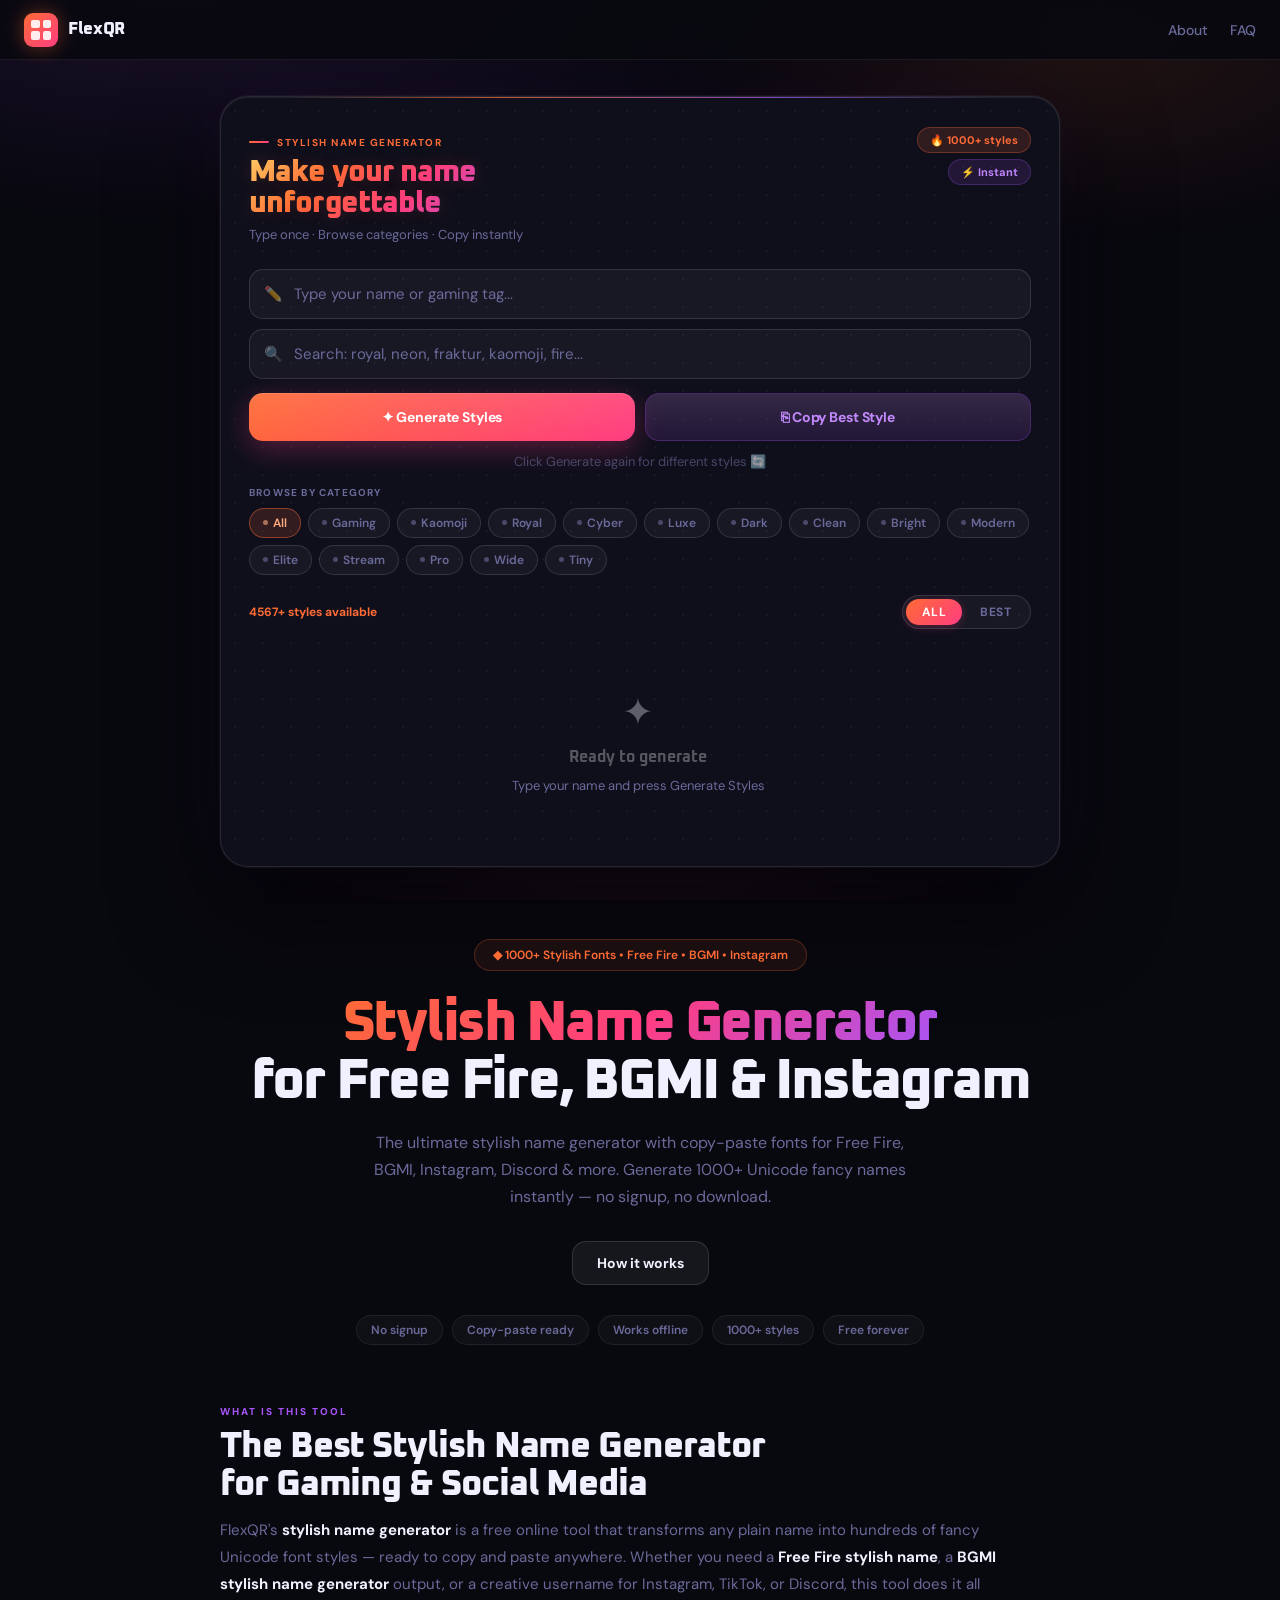
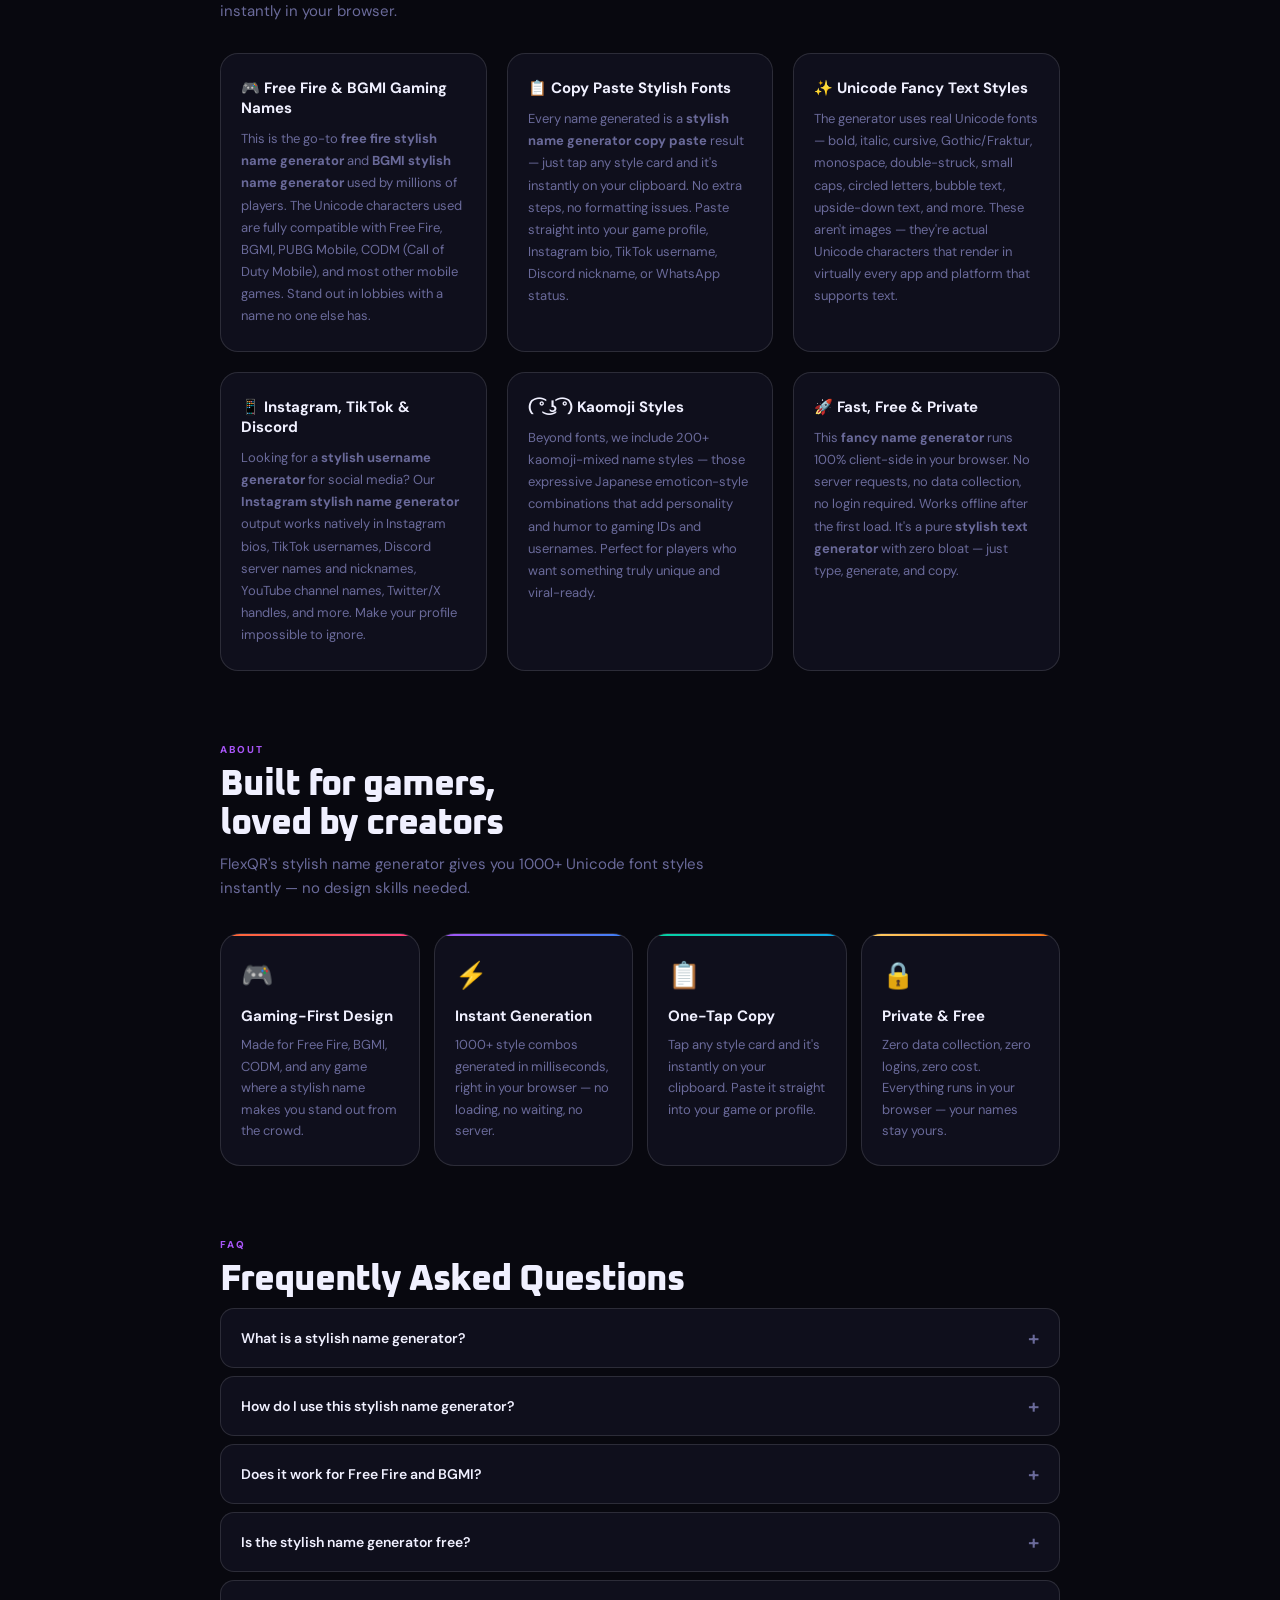
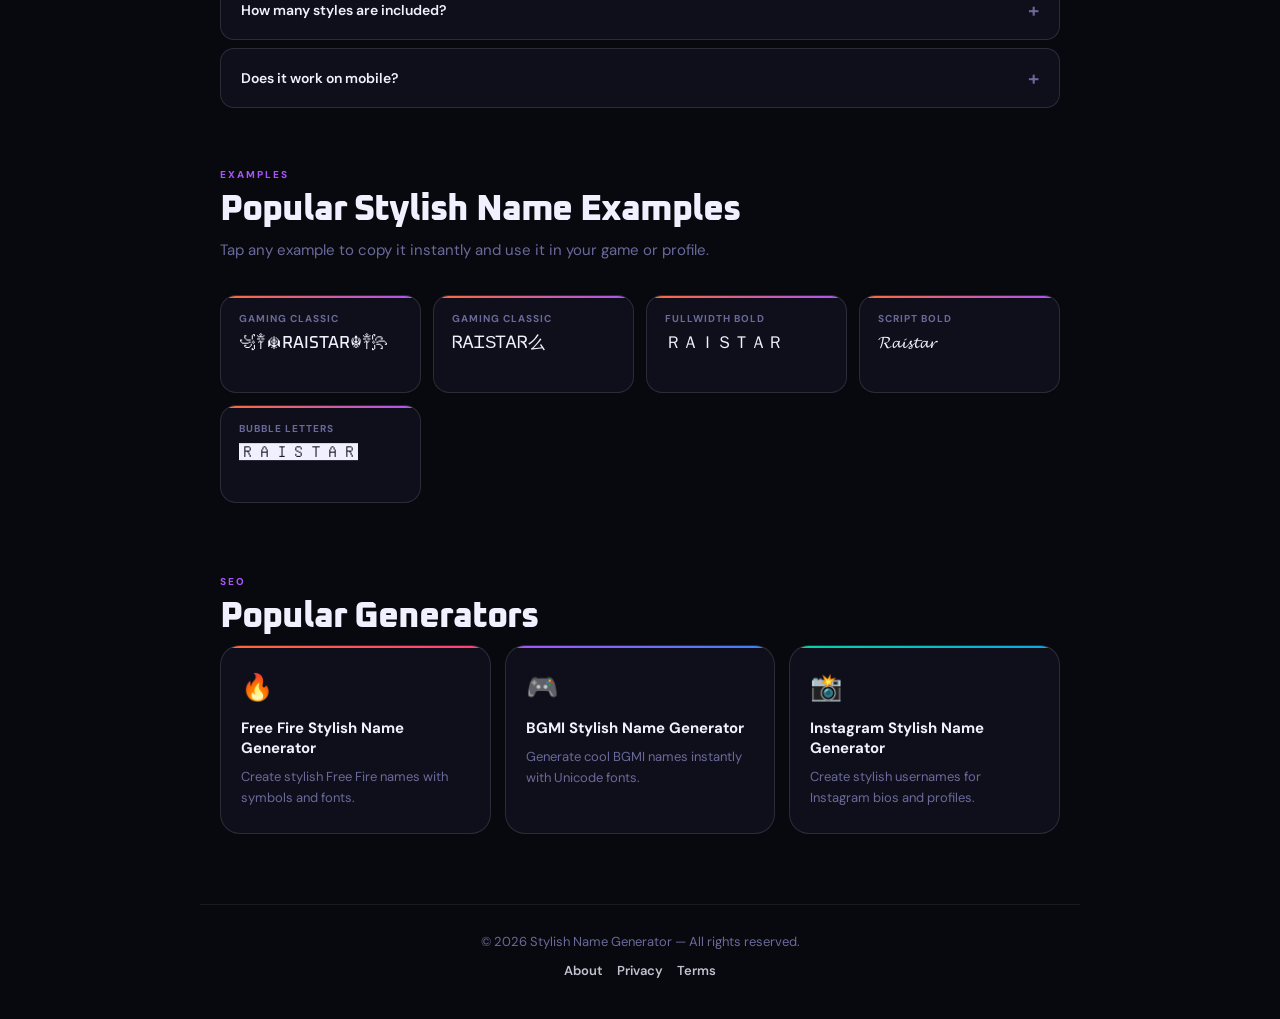
<file: name-generator.html>
<!DOCTYPE html>
<html lang="en">
<head>
  <meta charset="UTF-8" />
  <meta name="viewport" content="width=device-width, initial-scale=1.0" />
<title>1000+ Stylish Name Generator for Free Fire, BGMI, Instagram (Copy-Paste Fonts) | FlexQR</title>
  <meta name="description" content="Free stylish name generator for Free Fire, BGMI & Instagram. 1000+ copy-paste fonts, fancy Unicode styles & stylish username generator. Works instantly!" />
  <meta name="keywords" content="stylish name generator, free fire stylish name generator, bgmi stylish name generator, stylish name generator copy paste, stylish username generator, pubg stylish name generator, instagram stylish name generator, fancy name generator, stylish text generator" />
  <meta name="robots" content="index,follow" />
  <link rel="canonical" href="https://flexqr.site/name-generator.html" />
  <meta name="theme-color" content="#0a0a0f" />
  <link rel="icon" type="image/png" href="/favicon.png" />
  <meta property="og:title" content="Stylish Name Generator for Free Fire, BGMI, Instagram | FlexQR" />
  <meta property="og:description" content="Free stylish name generator for Free Fire, BGMI & Instagram. 1000+ copy-paste Unicode fonts and fancy styles. Instant, no signup." />
  <meta property="og:url" content="https://flexqr.site/name-generator.html" />
  <meta property="og:type" content="website" />
  <meta property="og:image" content="https://flexqr.site/og-name-generator.png" />
  <meta name="twitter:card" content="summary_large_image" />
  <meta name="twitter:title" content="Stylish Name Generator for Free Fire, BGMI, Instagram | FlexQR" />
  <meta name="twitter:description" content="Generate stylish copy-paste names for Free Fire, BGMI, and Instagram. Free, instant, no signup." />

  <script type="application/ld+json">
  {
    "@context": "https://schema.org",
    "@type": "FAQPage",
    "mainEntity": [
      {"@type":"Question","name":"What is a stylish name generator?","acceptedAnswer":{"@type":"Answer","text":"A stylish name generator is an online tool that converts plain text into fancy Unicode fonts and decorative styles. You can use it to create cool copy-paste names for gaming profiles, Instagram bios, Discord usernames, and more — without any design skills."}},
      {"@type":"Question","name":"How do I copy a stylish name?","acceptedAnswer":{"@type":"Answer","text":"Just type your name in the input box, click 'Generate Styles', then tap any style card to copy it instantly. The stylish name is saved to your clipboard — ready to paste into Free Fire, BGMI, Instagram, or any other app."}},
      {"@type":"Question","name":"Does this stylish name generator work for Free Fire and BGMI?","acceptedAnswer":{"@type":"Answer","text":"Yes! This tool is specifically optimized for Free Fire and BGMI (Battlegrounds Mobile India). The Unicode font styles used are fully compatible with Free Fire, BGMI, PUBG Mobile, and CODM (Call of Duty Mobile)."}},
      {"@type":"Question","name":"Is the stylish name generator free?","acceptedAnswer":{"@type":"Answer","text":"Yes, FlexQR's stylish name generator is completely free to use — no signup, no subscription, no data collection. Everything runs locally in your browser."}},
      {"@type":"Question","name":"Can I use stylish names on Instagram and TikTok?","acceptedAnswer":{"@type":"Answer","text":"Absolutely. The generated Unicode stylish text works on Instagram bios, TikTok usernames, Discord nicknames, YouTube channels, Twitter/X bios, and WhatsApp statuses."}},
      {"@type":"Question","name":"How many font styles are available?","acceptedAnswer":{"@type":"Answer","text":"FlexQR's stylish name generator provides over 1000 unique style combinations — including bold, italic, cursive, gothic, fraktur, monospace, circled, bubble letters, kaomoji styles, upside-down text, and more."}}
    ]
  }
  </script>
  <script type="application/ld+json">
  {
    "@context": "https://schema.org",
    "@type": "WebApplication",
    "name": "FlexQR Stylish Name Generator",
    "url": "https://flexqr.site/name-generator.html",
    "description": "Free stylish name generator with 1000+ copy-paste Unicode fonts for Free Fire, BGMI, Instagram and more.",
    "applicationCategory": "UtilityApplication",
    "operatingSystem": "Any",
    "offers": {"@type": "Offer", "price": "0", "priceCurrency": "USD"}
  }
  </script>
<script type="application/ld+json">
{
 "@context": "https://schema.org",
 "@type": "BreadcrumbList",
 "itemListElement": [
   {
     "@type": "ListItem",
     "position": 1,
     "name": "Home",
     "item": "https://flexqr.site/"
   },
   {
     "@type": "ListItem",
     "position": 2,
     "name": "Stylish Name Generator",
     "item": "https://flexqr.site/name-generator.html"
   }
 ]
}
</script>
  <link rel="preconnect" href="https://fonts.googleapis.com" />
  <link href="https://fonts.googleapis.com/css2?family=Oxanium:wght@400;500;600;700;800&family=DM+Sans:ital,opsz,wght@0,9..40,300;0,9..40,400;0,9..40,500;0,9..40,600;1,9..40,400&display=swap" rel="stylesheet" />

  <style>
    *, *::before, *::after { box-sizing: border-box; margin: 0; padding: 0; }

    :root {
      --bg:      #08080f;
      --card:    #0f0f1c;
      --card2:   #141428;
      --border:  rgba(255,255,255,0.07);
      --border2: rgba(255,255,255,0.12);
      --text:    #f0f0ff;
      --muted:   #6a6a9a;
      --accent:  #ff6b35;
      --accent2: #ff3d81;
      --purple:  #a855f7;
      --teal:    #06d6a0;
      --gold:    #ffd166;
    }

    html { scroll-behavior: smooth; }

    body {
      font-family: 'DM Sans', sans-serif;
      background: var(--bg);
      color: var(--text);
      min-height: 100vh;
      overflow-x: hidden;
    }

    body::before {
      content: '';
      position: fixed; inset: 0;
      background:
        radial-gradient(ellipse 80% 50% at 15% -5%, rgba(168,85,247,0.13) 0%, transparent 60%),
        radial-gradient(ellipse 60% 40% at 85% 5%, rgba(255,107,53,0.10) 0%, transparent 55%),
        radial-gradient(ellipse 50% 60% at 50% 105%, rgba(255,61,129,0.08) 0%, transparent 60%);
      pointer-events: none; z-index: 0;
    }

    /* ── NAVBAR ─────────────────────────────────────────────────────────── */
    .navbar {
      position: sticky; top: 0; z-index: 200;
      display: flex; align-items: center; justify-content: space-between;
      padding: 0 24px; height: 60px;
      background: rgba(8,8,15,0.88);
      backdrop-filter: blur(20px);
      border-bottom: 1px solid var(--border);
    }
    .brand {
      display: flex; align-items: center; gap: 10px;
      text-decoration: none;
      font-family: 'Oxanium', sans-serif; font-weight: 800; font-size: 17px;
      color: var(--text); letter-spacing: -0.02em;
    }
    .brand-mark {
      width: 34px; height: 34px; border-radius: 9px;
      background: linear-gradient(135deg, #ff6b35, #ff3d81);
      display: grid; grid-template-columns: 1fr 1fr; gap: 3px; padding: 7px;
      box-shadow: 0 0 20px rgba(255,107,53,0.4);
    }
    .brand-mark span { background: rgba(255,255,255,0.9); border-radius: 2px; }
    .nav-links { display: flex; align-items: center; gap: 22px; }
    .nav-links a { color: var(--muted); text-decoration: none; font-size: 14px; font-weight: 500; transition: color .2s; }
    .nav-links a:hover { color: var(--text); }
    .nav-pill {
      font-size: 13px; font-weight: 600; color: var(--accent) !important;
      padding: 6px 15px; border-radius: 999px;
      border: 1px solid rgba(255,107,53,0.3); background: rgba(255,107,53,0.08);
      transition: all .2s !important;
    }
    .nav-pill:hover { background: rgba(255,107,53,0.16) !important; border-color: rgba(255,107,53,0.5) !important; }

    /* ── PAGE ───────────────────────────────────────────────────────────── */
    .page { position: relative; z-index: 1; }

    /* ── GENERATOR SECTION ─────────────────────────────────────────────── */
    .gen-section { max-width: 880px; margin: 0 auto; padding: 36px 20px 0; }

    /* ── GEN CARD ───────────────────────────────────────────────────────── */
    .gen-card {
      position: relative; border-radius: 28px; overflow: hidden;
      background: var(--card);
      border: 1px solid rgba(255,255,255,0.1);
      box-shadow:
        0 0 0 1px rgba(255,255,255,0.04),
        0 40px 100px rgba(0,0,0,0.7),
        0 0 80px rgba(168,85,247,0.07),
        inset 0 1px 0 rgba(255,255,255,0.07);
    }
    .gen-card::before {
      content: ''; position: absolute;
      top: 0; left: 8%; right: 8%; height: 1px;
      background: linear-gradient(90deg, transparent, rgba(255,107,53,0.7) 30%, rgba(168,85,247,0.7) 70%, transparent);
    }
    .gen-card::after {
      content: ''; position: absolute; inset: 0;
      background-image: radial-gradient(rgba(255,255,255,0.04) 1px, transparent 1px);
      background-size: 28px 28px;
      pointer-events: none;
    }
    .card-inner { position: relative; z-index: 1; padding: 30px 28px 28px; }

    /* ── CARD HEADER ────────────────────────────────────────────────────── */
    .card-header {
      display: flex; align-items: flex-start;
      justify-content: space-between; gap: 16px; margin-bottom: 26px;
    }
    .card-eyebrow {
      display: inline-flex; align-items: center; gap: 8px;
      font-size: 10px; font-weight: 700; letter-spacing: .15em;
      text-transform: uppercase; color: var(--accent); margin-bottom: 8px;
    }
    .card-eyebrow::before {
      content: ''; width: 20px; height: 2px;
      background: linear-gradient(90deg, var(--accent), var(--accent2));
      border-radius: 2px;
    }
    .card-title {
      font-family: 'Oxanium', sans-serif;
      font-size: clamp(22px, 4vw, 30px);
      font-weight: 800; letter-spacing: -0.03em; line-height: 1.05;
      background: linear-gradient(135deg, #ffd166 0%, #ff6b35 28%, #ff3d81 58%, #a855f7 100%);
      -webkit-background-clip: text; background-clip: text; -webkit-text-fill-color: transparent;
      text-shadow: 0 0 18px rgba(255,107,53,0.18);
    }
    .card-sub { margin-top: 6px; font-size: 13px; color: var(--muted); }
    .card-badges { display: flex; flex-direction: column; align-items: flex-end; gap: 6px; flex-shrink: 0; }
    .badge { font-size: 11px; font-weight: 700; padding: 5px 12px; border-radius: 999px; white-space: nowrap; }
    .badge-orange { background: rgba(255,107,53,0.14); border: 1px solid rgba(255,107,53,0.3); color: var(--accent); }
    .badge-purple { background: rgba(168,85,247,0.12); border: 1px solid rgba(168,85,247,0.25); color: #c084fc; }

    /* ── INPUTS ─────────────────────────────────────────────────────────── */
    .input-group { display: flex; flex-direction: column; gap: 10px; margin-bottom: 14px; }
    .field-wrap { position: relative; }
    .field-icon {
      position: absolute; left: 15px; top: 50%;
      transform: translateY(-50%); font-size: 15px; pointer-events: none; opacity: 0.45;
    }
    .gen-input {
      width: 100%; padding: 14px 16px 14px 44px;
      background: rgba(255,255,255,0.04);
      border: 1px solid var(--border2); border-radius: 14px;
      font-size: 15px; font-family: 'DM Sans', sans-serif; font-weight: 500;
      color: var(--text); outline: none;
      transition: border-color .2s, box-shadow .2s, background .2s;
    }
    .gen-input::placeholder { color: var(--muted); font-weight: 400; }
    .gen-input:focus {
      border-color: rgba(255,107,53,0.55);
      background: rgba(255,107,53,0.03);
      box-shadow: 0 0 0 3px rgba(255,107,53,0.10), 0 0 24px rgba(255,107,53,0.05);
    }
    #style-search:focus {
      border-color: rgba(168,85,247,0.55);
      background: rgba(168,85,247,0.03);
      box-shadow: 0 0 0 3px rgba(168,85,247,0.10), 0 0 24px rgba(168,85,247,0.05);
    }

    /* ── ACTION BUTTONS ─────────────────────────────────────────────────── */
    .action-row { display: grid; grid-template-columns: 1fr 1fr; gap: 10px; margin-bottom: 12px; }
    .btn {
      display: inline-flex; align-items: center; justify-content: center; gap: 7px;
      padding: 14px 20px; border-radius: 14px;
      font-size: 14px; font-weight: 700; font-family: 'DM Sans', sans-serif;
      cursor: pointer; border: none; transition: all .18s;
      position: relative; overflow: hidden; letter-spacing: -0.01em;
    }
    .btn::after {
      content: ''; position: absolute; inset: 0;
      background: linear-gradient(rgba(255,255,255,0.08), transparent);
      pointer-events: none;
    }
    .btn-generate {
      background: linear-gradient(135deg, #ff6b35 0%, #ff3d81 100%);
      color: #fff;
      box-shadow: 0 8px 28px rgba(255,61,129,0.3), inset 0 1px 0 rgba(255,255,255,0.12);
    }
    .btn-generate:hover { transform: translateY(-1px); box-shadow: 0 14px 36px rgba(255,61,129,0.4), inset 0 1px 0 rgba(255,255,255,0.15); }
    .btn-generate:active { transform: translateY(0); }
    .btn-copy-best {
      background: rgba(168,85,247,0.12); color: #c084fc;
      border: 1px solid rgba(168,85,247,0.28);
    }
    .btn-copy-best:hover { background: rgba(168,85,247,0.2); border-color: rgba(168,85,247,0.5); transform: translateY(-1px); }

    /* ── REGEN HINT ─────────────────────────────────────────────────────── */
    .regen-hint {
      text-align: center; font-size: 13px; opacity: 0.6;
      margin-top: 6px; margin-bottom: 16px; color: var(--muted);
      animation: glowPulse 2.2s ease-in-out infinite;
      transition: opacity .15s ease, transform .15s ease;
    }
    @keyframes glowPulse {
      0%   { opacity: 0.5; text-shadow: 0 0 0px rgba(255,107,53,0); }
      50%  { opacity: 1; color: var(--accent); text-shadow: 0 0 6px rgba(255,107,53,0.4), 0 0 12px rgba(255,61,129,0.3); }
      100% { opacity: 0.5; text-shadow: 0 0 0px rgba(255,107,53,0); }
    }
    .regen-hint:hover { animation-duration: 1.2s; }

    /* ── MODE TOGGLE ────────────────────────────────────────────────────── */
    .mode-row {
      display: flex; align-items: center; justify-content: space-between;
      margin-bottom: 14px; gap: 10px;
    }
    .mode-toggle {
      display: inline-flex; align-items: center;
      background: rgba(255,255,255,0.04);
      border: 1px solid var(--border2);
      border-radius: 999px; padding: 3px; gap: 2px;
    }
    .mode-btn {
      padding: 5px 16px; border-radius: 999px;
      font-size: 12px; font-weight: 700; font-family: 'DM Sans', sans-serif;
      cursor: pointer; border: none; background: transparent;
      color: var(--muted); transition: all .18s; letter-spacing: .04em;
    }
    .mode-btn.active {
      background: linear-gradient(135deg, #ff6b35, #ff3d81);
      color: #fff;
      box-shadow: 0 2px 10px rgba(255,61,129,0.25);
    }
    .mode-btn[data-mode="best"].active {
      background: linear-gradient(135deg, #a855f7, #3b82f6);
      box-shadow: 0 2px 10px rgba(168,85,247,0.25);
    }

    /* ── CATEGORY CHIPS ─────────────────────────────────────────────────── */
    .filter-label { font-size: 10px; font-weight: 700; letter-spacing: .12em; text-transform: uppercase; color: var(--muted); margin-bottom: 9px; }
    .filter-chips { display: flex; flex-wrap: wrap; gap: 7px; margin-bottom: 20px; }
    .filter-chip {
      display: inline-flex; align-items: center; gap: 5px;
      padding: 6px 13px; border-radius: 999px;
      font-size: 12px; font-weight: 600; font-family: 'DM Sans', sans-serif;
      cursor: pointer; border: 1px solid var(--border2);
      background: rgba(255,255,255,0.04); color: var(--muted);
      transition: all .15s; white-space: nowrap; user-select: none;
    }
    .filter-chip:hover { border-color: rgba(255,255,255,0.2); color: var(--text); background: rgba(255,255,255,0.07); }
    .filter-chip.active                      { background: rgba(255,107,53,0.15);   border-color: rgba(255,107,53,0.45);   color: #ffaa80; }
    .filter-chip[data-cat="gaming"].active   { background: rgba(6,214,160,0.12);    border-color: rgba(6,214,160,0.4);     color: var(--teal); }
    .filter-chip[data-cat="elegant"].active  { background: rgba(168,85,247,0.14);   border-color: rgba(168,85,247,0.4);    color: #c084fc; }
    .filter-chip[data-cat="dark"].active     { background: rgba(120,120,180,0.14);  border-color: rgba(150,150,200,0.3);   color: #aaaadd; }
    .filter-chip[data-cat="viral"].active    { background: rgba(255,61,129,0.14);   border-color: rgba(255,61,129,0.4);    color: #ff8fb0; }
    .filter-chip[data-cat="fancy"].active    { background: rgba(255,209,102,0.14);  border-color: rgba(255,209,102,0.4);   color: var(--gold); }
    .filter-chip[data-cat="modern"].active   { background: rgba(96,165,250,0.14);   border-color: rgba(96,165,250,0.4);    color: #93c5fd; }
    .filter-chip[data-cat="fun"].active      { background: rgba(251,191,36,0.14);   border-color: rgba(251,191,36,0.4);    color: #fbbf24; }
    .filter-chip[data-cat="tech"].active     { background: rgba(34,211,238,0.14);   border-color: rgba(34,211,238,0.4);    color: #22d3ee; }
    .filter-chip[data-cat="royal"].active    { background: rgba(255,209,102,0.14);  border-color: rgba(255,209,102,0.4);   color: var(--gold); }
    .filter-chip[data-cat="premium"].active  { background: rgba(168,85,247,0.14);   border-color: rgba(168,85,247,0.4);    color: #c084fc; }
    .filter-chip[data-cat="bright"].active   { background: rgba(250,250,80,0.10);   border-color: rgba(250,250,80,0.35);   color: #f5f580; }
    .filter-chip[data-cat="tiny"].active     { background: rgba(200,200,255,0.10);  border-color: rgba(200,200,255,0.3);   color: #c8c8ff; }
    .filter-chip[data-cat="wide"].active     { background: rgba(255,107,53,0.14);   border-color: rgba(255,107,53,0.4);    color: #ffaa80; }
    .filter-chip[data-cat="clean"].active    { background: rgba(100,255,200,0.10);  border-color: rgba(100,255,200,0.3);   color: #80ffcc; }
    .filter-chip[data-cat="kaomoji"].active  { background: rgba(255,180,255,0.12);  border-color: rgba(255,180,255,0.35);  color: #ffb0ff; }
    .chip-dot { width: 5px; height: 5px; border-radius: 50%; background: currentColor; opacity: 0.6; }

    /* ── STATS BAR ──────────────────────────────────────────────────────── */
    .stats-bar {
      display: flex; align-items: center; justify-content: space-between;
      padding: 10px 14px;
      background: rgba(255,255,255,0.03);
      border: 1px solid var(--border); border-radius: 12px;
      margin-bottom: 16px;
    }
    .stats-count { font-size: 12px; font-weight: 700; color: var(--accent); }
    .stats-hint { font-size: 11px; color: var(--muted); display: flex; align-items: center; gap: 6px; }
    .pulse { width: 6px; height: 6px; border-radius: 50%; background: var(--teal); animation: pulse 2s infinite; }
    @keyframes pulse { 0%,100%{opacity:1;transform:scale(1);} 50%{opacity:0.4;transform:scale(0.75);} }

    /* ── RESULTS GRID ───────────────────────────────────────────────────── */
    .style-results {
      display: grid;
      grid-template-columns: repeat(auto-fill, minmax(210px, 1fr));
      gap: 10px; max-height: 520px;
      overflow-y: auto; padding-right: 4px;
      scroll-margin-top: 84px;
    }
    .style-results::-webkit-scrollbar { width: 4px; }
    .style-results::-webkit-scrollbar-track { background: transparent; }
    .style-results::-webkit-scrollbar-thumb { background: rgba(255,255,255,0.1); border-radius: 4px; }
    .style-results::-webkit-scrollbar-thumb:hover { background: rgba(255,255,255,0.2); }
    .style-results.results-focus { animation: resultsPulse .85s ease; }
    @keyframes resultsPulse { 0%{transform:scale(1);}30%{transform:scale(1.015);}100%{transform:scale(1);} }

    /* ── STYLE CARD ─────────────────────────────────────────────────────── */
    .style-card {
      background: rgba(255,255,255,0.025);
      border: 1px solid var(--border); border-radius: 14px; padding: 14px;
      cursor: pointer; transition: all .16s;
      position: relative; overflow: hidden;
    }
    .style-card:hover {
      border-color: rgba(255,107,53,0.4);
      background: rgba(255,107,53,0.04);
      transform: translateY(-2px);
      box-shadow: 0 10px 28px rgba(0,0,0,0.35);
    }
    .style-card:active { transform: translateY(0); }
    .style-card.best-card { border-color: rgba(168,85,247,0.25); background: rgba(168,85,247,0.04); }
    .style-card.best-card:hover { border-color: rgba(168,85,247,0.5); background: rgba(168,85,247,0.08); }
    .style-card.reveal { animation: cardReveal .42s ease both; }
    @keyframes cardReveal { from{opacity:0;transform:translateY(14px);}to{opacity:1;transform:translateY(0);} }

    .style-meta { display: flex; align-items: center; justify-content: space-between; margin-bottom: 10px; }
    .style-name { font-size: 10px; font-weight: 700; letter-spacing: .08em; text-transform: uppercase; color: var(--accent); }
    .style-copy-btn {
      font-size: 10px; font-weight: 700; padding: 3px 9px;
      border-radius: 6px; border: 1px solid rgba(255,255,255,0.1);
      background: rgba(255,255,255,0.05); color: var(--muted);
      cursor: pointer; font-family: 'DM Sans', sans-serif; transition: all .14s;
    }
    .style-copy-btn:hover { background: rgba(255,107,53,0.15); border-color: rgba(255,107,53,0.4); color: var(--accent); }
    .style-text {
      font-size: 18px; font-weight: 500; color: var(--text);
      word-break: break-word; line-height: 1.35; margin-bottom: 8px;
      unicode-bidi: plaintext; font-family: 'Oxanium', 'DM Sans', sans-serif;
    }
    .style-cat {
      display: inline-block; font-size: 9px; font-weight: 700;
      letter-spacing: .08em; text-transform: uppercase;
      padding: 3px 8px; border-radius: 4px;
      background: rgba(255,255,255,0.05); color: var(--muted);
    }

    /* ── EMPTY STATE ────────────────────────────────────────────────────── */
    .results-empty {
      grid-column: 1/-1; display: flex; flex-direction: column;
      align-items: center; justify-content: center;
      padding: 44px 20px; text-align: center; gap: 10px;
    }
    .results-empty-icon { font-size: 38px; opacity: 0.35; }
    .results-empty-title { font-family: 'Oxanium', sans-serif; font-size: 16px; font-weight: 700; color: rgba(255,255,255,0.3); }
    .results-empty-sub { font-size: 13px; color: var(--muted); }

    /* ── LOAD MORE ──────────────────────────────────────────────────────── */
    .load-more-wrap {
      grid-column: 1/-1;
      display: flex; flex-direction: column; align-items: center;
      padding: 18px 0 6px; gap: 10px;
    }
    .btn-load-more {
      padding: 10px 28px; border-radius: 12px;
      font-size: 13px; font-weight: 700; font-family: 'DM Sans', sans-serif;
      background: rgba(255,255,255,0.05); border: 1px solid var(--border2);
      color: var(--muted); cursor: pointer; transition: all .18s;
    }
    .btn-load-more:hover { background: rgba(255,255,255,0.09); color: var(--text); border-color: rgba(255,255,255,0.2); }

    /* ── REGEN HINT BOTTOM ──────────────────────────────────────────────── */
    .regen-hint-bottom {
      text-align: center; font-size: 12px; opacity: 0.45;
      margin-top: 12px; color: var(--muted);
    }

    /* ── HERO ───────────────────────────────────────────────────────────── */
    .hero {
      max-width: 880px; margin: 0 auto; padding: 72px 20px 0;
      text-align: center; position: relative;
    }
    .hero-badge {
      display: inline-flex; align-items: center; gap: 8px;
      padding: 7px 18px; border-radius: 999px; font-size: 12px; font-weight: 600;
      border: 1px solid rgba(255,107,53,0.25); background: rgba(255,107,53,0.08);
      color: var(--accent); margin-bottom: 24px;
    }
    .hero h1 {
      font-family: 'Oxanium', sans-serif;
      font-size: clamp(32px, 7vw, 56px);
      font-weight: 800; letter-spacing: -0.04em; line-height: 1.04; margin-bottom: 18px;
    }
    .hero h1 .grad {
      background: linear-gradient(135deg, #ff6b35 0%, #ff3d81 50%, #a855f7 100%);
      -webkit-background-clip: text; background-clip: text; -webkit-text-fill-color: transparent;
    }
    .hero-copy { font-size: 16px; color: var(--muted); max-width: 560px; margin: 0 auto 30px; line-height: 1.7; }
    .hero-actions { display: flex; align-items: center; justify-content: center; gap: 12px; flex-wrap: wrap; margin-bottom: 30px; }
    .btn-how {
      padding: 12px 24px; border-radius: 14px; font-size: 14px; font-weight: 700;
      font-family: 'DM Sans', sans-serif; color: var(--text);
      background: rgba(255,255,255,0.06); border: 1px solid var(--border2);
      cursor: pointer; text-decoration: none; transition: all .2s;
    }
    .btn-how:hover { background: rgba(255,255,255,0.1); }
    .trust-pills { display: flex; align-items: center; justify-content: center; gap: 9px; flex-wrap: wrap; }
    .trust-pill {
      font-size: 12px; font-weight: 600; padding: 6px 14px;
      border-radius: 999px; border: 1px solid var(--border);
      background: rgba(255,255,255,0.03); color: var(--muted);
    }

    /* ── SECTIONS ───────────────────────────────────────────────────────── */
    .section { max-width: 880px; margin: 0 auto; padding: 72px 20px 0; }
    .section-eyebrow { font-size: 10px; font-weight: 800; letter-spacing: .2em; text-transform: uppercase; color: var(--purple); margin-bottom: 10px; }
    .section-title { font-family: 'Oxanium', sans-serif; font-size: clamp(24px, 4vw, 36px); font-weight: 800; letter-spacing: -0.03em; line-height: 1.08; margin-bottom: 8px; }
    .section-sub { font-size: 15px; color: var(--muted); max-width: 500px; line-height: 1.65; margin-bottom: 32px; }

    /* ── SEO SECTION ────────────────────────────────────────────────────── */
    .seo-section { max-width: 880px; margin: 0 auto; padding: 60px 20px 0; }
    .seo-grid { display: grid; grid-template-columns: repeat(auto-fit, minmax(260px, 1fr)); gap: 20px; margin-top: 28px; }
    .seo-block { background: var(--card); border: 1px solid var(--border2); border-radius: 18px; padding: 24px 20px; }
    .seo-block h3 { font-size: 15px; font-weight: 700; margin-bottom: 10px; color: var(--text); }
    .seo-block p { font-size: 13px; color: var(--muted); line-height: 1.7; }
    .seo-intro { font-size: 15px; color: var(--muted); line-height: 1.8; margin-top: 12px; max-width: 820px; }
    .seo-intro strong { color: var(--text); }

    /* ── ABOUT CARDS ────────────────────────────────────────────────────── */
    .about-grid { display: grid; grid-template-columns: repeat(auto-fit, minmax(190px, 1fr)); gap: 14px; }
    .about-card {
      background: var(--card); border: 1px solid var(--border2);
      border-radius: 20px; padding: 24px 20px;
      position: relative; overflow: hidden;
      transition: border-color .2s, transform .2s;
    }
    .about-card:hover { border-color: rgba(255,255,255,0.15); transform: translateY(-3px); }
    .about-card::before { content: ''; position: absolute; top: 0; left: 0; right: 0; height: 2px; }
    .about-card:nth-child(1)::before { background: linear-gradient(90deg,#ff6b35,#ff3d81); }
    .about-card:nth-child(2)::before { background: linear-gradient(90deg,#a855f7,#3b82f6); }
    .about-card:nth-child(3)::before { background: linear-gradient(90deg,#06d6a0,#0ea5e9); }
    .about-card:nth-child(4)::before { background: linear-gradient(90deg,#ffd166,#f97316); }
    .about-icon { font-size: 26px; margin-bottom: 14px; }
    .about-card h3 { font-size: 15px; font-weight: 700; margin-bottom: 8px; }
    .about-card p { font-size: 13px; color: var(--muted); line-height: 1.65; }
    a.about-card { display: block; text-decoration: none; color: inherit; }

    /* ── FAQ ────────────────────────────────────────────────────────────── */
    .faq-list { display: flex; flex-direction: column; gap: 8px; }
    .faq-list details {
      background: var(--card); border: 1px solid var(--border2);
      border-radius: 14px; padding: 16px 20px; transition: border-color .2s;
    }
    .faq-list details[open] { border-color: rgba(168,85,247,0.3); }
    .faq-list summary {
      font-weight: 600; font-size: 14px; cursor: pointer; list-style: none;
      display: flex; align-items: center; justify-content: space-between; gap: 12px;
    }
    .faq-list summary::-webkit-details-marker { display: none; }
    .faq-list summary::after { content: '+'; font-size: 20px; color: var(--muted); flex-shrink: 0; transition: transform .2s; }
    .faq-list details[open] summary::after { transform: rotate(45deg); color: var(--purple); }
    .faq-list details p { margin-top: 12px; font-size: 14px; color: var(--muted); line-height: 1.65; }

    /* ── EXAMPLES SECTION ───────────────────────────────────────────────── */
    .examples-section { max-width: 880px; margin: 0 auto; padding: 60px 20px 0; }
    .examples-grid { display: grid; grid-template-columns: repeat(auto-fill, minmax(200px, 1fr)); gap: 12px; margin-top: 24px; }
    .example-card {
      background: var(--card); border: 1px solid var(--border2);
      border-radius: 16px; padding: 16px 18px;
      cursor: pointer; transition: all .18s;
      position: relative; overflow: hidden;
    }
    .example-card::before {
      content: ''; position: absolute; top: 0; left: 0; right: 0; height: 2px;
      background: linear-gradient(90deg, var(--accent), var(--purple));
    }
    .example-card:hover { border-color: rgba(255,107,53,0.4); transform: translateY(-2px); box-shadow: 0 10px 28px rgba(0,0,0,0.35); }
    .example-label { font-size: 10px; font-weight: 700; letter-spacing: .1em; text-transform: uppercase; color: var(--muted); margin-bottom: 8px; }
    .example-name { font-size: 17px; font-weight: 500; color: var(--text); word-break: break-word; line-height: 1.3; unicode-bidi: plaintext; font-family: 'Oxanium', 'DM Sans', sans-serif; }
    .example-copy-hint { font-size: 10px; color: var(--muted); margin-top: 8px; opacity: 0; transition: opacity .18s; }
    .example-card:hover .example-copy-hint { opacity: 1; }

    /* ── FOOTER ─────────────────────────────────────────────────────────── */
    .footer {
      max-width: 880px; margin: 70px auto 0;
      padding: 28px 20px 40px;
      border-top: 1px solid var(--border);
      text-align: center;
    }
    .footer p { font-size: 13px; color: var(--muted); }
    .footer-links { display: flex; flex-wrap: wrap; justify-content: center; gap: 14px; margin-top: 12px; }
    .footer-links a { color: var(--text); text-decoration: none; font-size: 13px; font-weight: 600; opacity: 0.8; transition: opacity .2s, color .2s, transform .2s; }
    .footer-links a:hover { opacity: 1; color: var(--accent); transform: translateY(-1px); }

    /* ── TOAST ──────────────────────────────────────────────────────────── */
    #toast {
      position: fixed; bottom: 24px; right: 24px; z-index: 9999;
      background: rgba(15,15,28,0.96); backdrop-filter: blur(20px);
      border: 1px solid rgba(6,214,160,0.35); color: var(--teal);
      padding: 12px 18px; border-radius: 14px;
      box-shadow: 0 16px 40px rgba(0,0,0,0.6), 0 0 20px rgba(6,214,160,0.1);
      font-weight: 700; font-size: 13px; max-width: 260px;
      display: flex; align-items: center; gap: 8px;
      animation: fadeIn .2s ease;
    }
    #toast::before { content: '✓'; font-size: 14px; }
    @keyframes fadeIn { from{opacity:0;transform:translateY(8px);}to{opacity:1;transform:translateY(0);} }

    /* ── RESPONSIVE ─────────────────────────────────────────────────────── */
    @media (max-width: 620px) {
      .card-inner { padding: 20px 16px 18px; }
      .action-row { grid-template-columns: 1fr; }
      .nav-links { display: none; }
      .card-badges { display: none; }
      .style-results { grid-template-columns: 1fr 1fr; }
      .footer { flex-direction: column; align-items: flex-start; }
    }
    @media (max-width: 380px) {
      .style-results { grid-template-columns: 1fr; }
    }
  </style>
</head>

<body>
  <nav class="navbar">
    <a class="brand" href="index.html">
      <span class="brand-mark"><span></span><span></span><span></span><span></span></span>
      FlexQR
    </a>
    <div class="nav-links">
      <a href="#about">About</a>
      <a href="#faq">FAQ</a>
    </div>
  </nav>

  <div class="page">
    <!-- GENERATOR CARD -->
    <section class="gen-section" aria-label="Stylish Name Generator Tool">
      <div class="gen-card">
        <div class="card-inner">

          <div class="card-header">
            <div>
              <div class="card-eyebrow">Stylish Name Generator</div>
              <div class="card-title">Make your name<br />unforgettable</div>
              <div class="card-sub">Type once · Browse categories · Copy instantly</div>
            </div>
            <div class="card-badges">
              <span class="badge badge-orange">🔥 1000+ styles</span>
              <span class="badge badge-purple">⚡ Instant</span>
            </div>
          </div>

          <!-- INPUTS -->
          <div class="input-group">
            <div class="field-wrap">
              <span class="field-icon">✏️</span>
              <input id="name-input" class="gen-input" type="text"
                placeholder="Type your name or gaming tag..." autocomplete="off"
                aria-label="Enter your name to generate stylish versions" />
            </div>
            <div class="field-wrap">
              <span class="field-icon">🔍</span>
              <input id="style-search" class="gen-input" type="text"
                placeholder="Search: royal, neon, fraktur, kaomoji, fire..." autocomplete="off"
                aria-label="Search styles by name or category" />
            </div>
          </div>

          <!-- ACTION BUTTONS -->
          <div class="action-row">
            <button id="name-generate" class="btn btn-generate" type="button">✦ Generate Styles</button>
            <button id="copy-best" class="btn btn-copy-best" type="button">⎘ Copy Best Style</button>
          </div>

          <!-- REGEN HINT -->
          <p class="regen-hint" id="regen-hint-top">Click Generate again for different styles 🔄</p>

          <!-- CATEGORY CHIPS -->
          <div class="filter-label">Browse by category</div>
          <div class="filter-chips" id="filter-chips">
            <button class="filter-chip active" data-cat="all"     type="button"><span class="chip-dot"></span>All</button>
            <button class="filter-chip" data-cat="gaming"         type="button"><span class="chip-dot"></span>Gaming</button>
            <button class="filter-chip" data-cat="kaomoji"        type="button"><span class="chip-dot"></span>Kaomoji</button>
            <button class="filter-chip" data-cat="royal"          type="button"><span class="chip-dot"></span>Royal</button>
            <button class="filter-chip" data-cat="cyber"          type="button"><span class="chip-dot"></span>Cyber</button>
            <button class="filter-chip" data-cat="luxe"           type="button"><span class="chip-dot"></span>Luxe</button>
            <button class="filter-chip" data-cat="dark"           type="button"><span class="chip-dot"></span>Dark</button>
            <button class="filter-chip" data-cat="clean"          type="button"><span class="chip-dot"></span>Clean</button>
            <button class="filter-chip" data-cat="bright"         type="button"><span class="chip-dot"></span>Bright</button>
            <button class="filter-chip" data-cat="modern"         type="button"><span class="chip-dot"></span>Modern</button>
            <button class="filter-chip" data-cat="elite"          type="button"><span class="chip-dot"></span>Elite</button>
            <button class="filter-chip" data-cat="stream"         type="button"><span class="chip-dot"></span>Stream</button>
            <button class="filter-chip" data-cat="pro"            type="button"><span class="chip-dot"></span>Pro</button>
            <button class="filter-chip" data-cat="wide"           type="button"><span class="chip-dot"></span>Wide</button>
            <button class="filter-chip" data-cat="tiny"           type="button"><span class="chip-dot"></span>Tiny</button>
          </div>

          <!-- MODE TOGGLE + STATS -->
          <div class="mode-row">
            <span class="stats-count" id="style-count">1000+ styles available</span>
            <div class="mode-toggle" role="group" aria-label="Display mode">
              <button class="mode-btn active" data-mode="all"  type="button">ALL</button>
              <button class="mode-btn"        data-mode="best" type="button">BEST</button>
            </div>
          </div>

          <!-- RESULTS -->
          <div id="style-results" class="style-results" aria-live="polite" aria-label="Generated stylish name results">
            <div class="results-empty">
              <div class="results-empty-icon">✦</div>
              <div class="results-empty-title">Ready to generate</div>
              <div class="results-empty-sub">Type your name and press Generate Styles</div>
            </div>
          </div>

          <!-- BELOW RESULTS REGEN HINT -->
          <p class="regen-hint-bottom" id="regen-hint-bottom" style="display:none;">
            Scroll up · Click Generate again for fresh styles ✨
          </p>

        </div>
      </div>
    </section>

    <!-- HERO -->
    <header class="hero">
      <div class="hero-badge">◆ 1000+ Stylish Fonts • Free Fire • BGMI • Instagram</div>
      <h1><span class="grad">Stylish Name Generator</span><br />for Free Fire, BGMI &amp; Instagram</h1>
      <p class="hero-copy">The ultimate stylish name generator with copy-paste fonts for Free Fire, BGMI, Instagram, Discord &amp; more. Generate 1000+ Unicode fancy names instantly — no signup, no download.</p>
      <div class="hero-actions">
        <a class="btn-how" href="#faq">How it works</a>
      </div>
      <div class="trust-pills">
        <span class="trust-pill">No signup</span>
        <span class="trust-pill">Copy-paste ready</span>
        <span class="trust-pill">Works offline</span>
        <span class="trust-pill">1000+ styles</span>
        <span class="trust-pill">Free forever</span>
      </div>
    </header>

    <!-- SEO CONTENT SECTION -->
    <section class="seo-section" aria-label="About stylish name generator">
      <div class="section-eyebrow">What Is This Tool</div>
      <h2 class="section-title">The Best Stylish Name Generator<br />for Gaming &amp; Social Media</h2>
      <p class="seo-intro">
        FlexQR's <strong>stylish name generator</strong> is a free online tool that transforms any plain name into hundreds of fancy Unicode font styles — ready to copy and paste anywhere. Whether you need a <strong>Free Fire stylish name</strong>, a <strong>BGMI stylish name generator</strong> output, or a creative username for Instagram, TikTok, or Discord, this tool does it all instantly in your browser.
      </p>
      <div class="seo-grid">
        <div class="seo-block">
          <h3>🎮 Free Fire &amp; BGMI Gaming Names</h3>
          <p>This is the go-to <strong>free fire stylish name generator</strong> and <strong>BGMI stylish name generator</strong> used by millions of players. The Unicode characters used are fully compatible with Free Fire, BGMI, PUBG Mobile, CODM (Call of Duty Mobile), and most other mobile games. Stand out in lobbies with a name no one else has.</p>
        </div>
        <div class="seo-block">
          <h3>📋 Copy Paste Stylish Fonts</h3>
          <p>Every name generated is a <strong>stylish name generator copy paste</strong> result — just tap any style card and it's instantly on your clipboard. No extra steps, no formatting issues. Paste straight into your game profile, Instagram bio, TikTok username, Discord nickname, or WhatsApp status.</p>
        </div>
        <div class="seo-block">
          <h3>✨ Unicode Fancy Text Styles</h3>
          <p>The generator uses real Unicode fonts — bold, italic, cursive, Gothic/Fraktur, monospace, double-struck, small caps, circled letters, bubble text, upside-down text, and more. These aren't images — they're actual Unicode characters that render in virtually every app and platform that supports text.</p>
        </div>
        <div class="seo-block">
          <h3>📱 Instagram, TikTok &amp; Discord</h3>
          <p>Looking for a <strong>stylish username generator</strong> for social media? Our <strong>Instagram stylish name generator</strong> output works natively in Instagram bios, TikTok usernames, Discord server names and nicknames, YouTube channel names, Twitter/X handles, and more. Make your profile impossible to ignore.</p>
        </div>
        <div class="seo-block">
          <h3>( ͡° ͜ʖ ͡°) Kaomoji Styles</h3>
          <p>Beyond fonts, we include 200+ kaomoji-mixed name styles — those expressive Japanese emoticon-style combinations that add personality and humor to gaming IDs and usernames. Perfect for players who want something truly unique and viral-ready.</p>
        </div>
        <div class="seo-block">
          <h3>🚀 Fast, Free &amp; Private</h3>
          <p>This <strong>fancy name generator</strong> runs 100% client-side in your browser. No server requests, no data collection, no login required. Works offline after the first load. It's a pure <strong>stylish text generator</strong> with zero bloat — just type, generate, and copy.</p>
        </div>
      </div>
    </section>

    <!-- ABOUT -->
    <section class="section" id="about" aria-label="About FlexQR name generator">
      <div class="section-eyebrow">About</div>
      <div class="section-title">Built for gamers,<br />loved by creators</div>
      <div class="section-sub">FlexQR's stylish name generator gives you 1000+ Unicode font styles instantly — no design skills needed.</div>
      <div class="about-grid">
        <div class="about-card">
          <div class="about-icon">🎮</div>
          <h3>Gaming-First Design</h3>
          <p>Made for Free Fire, BGMI, CODM, and any game where a stylish name makes you stand out from the crowd.</p>
        </div>
        <div class="about-card">
          <div class="about-icon">⚡</div>
          <h3>Instant Generation</h3>
          <p>1000+ style combos generated in milliseconds, right in your browser — no loading, no waiting, no server.</p>
        </div>
        <div class="about-card">
          <div class="about-icon">📋</div>
          <h3>One-Tap Copy</h3>
          <p>Tap any style card and it's instantly on your clipboard. Paste it straight into your game or profile.</p>
        </div>
        <div class="about-card">
          <div class="about-icon">🔒</div>
          <h3>Private &amp; Free</h3>
          <p>Zero data collection, zero logins, zero cost. Everything runs in your browser — your names stay yours.</p>
        </div>
      </div>
    </section>

    <!-- FAQ -->
    <section class="section" id="faq" aria-label="Frequently Asked Questions">
      <div class="section-eyebrow">FAQ</div>
      <h2 class="section-title">Frequently Asked Questions</h2>
      <div class="faq-list">
        <details>
          <summary>What is a stylish name generator?</summary>
          <p>A stylish name generator converts plain text into fancy Unicode font styles — bold, cursive, Gothic, monospace, kaomoji, and hundreds more. Use it for Free Fire and BGMI names, Instagram bios, Discord nicknames, and more.</p>
        </details>
        <details>
          <summary>How do I use this stylish name generator?</summary>
          <p>Type your name in the input box, optionally filter by category (Gaming, Royal, Dark, Kaomoji...), then click "Generate Styles". Tap any result card to copy it instantly. Click Generate again for a fresh shuffle of different styles.</p>
        </details>
        <details>
          <summary>Does it work for Free Fire and BGMI?</summary>
          <p>Yes — the Unicode fonts are specifically tested for compatibility with Free Fire, BGMI, PUBG Mobile, and CODM. Most styles paste directly into game name fields.</p>
        </details>
        <details>
          <summary>Is the stylish name generator free?</summary>
          <p>Yes, completely free. No subscription, no signup, no credit card. FlexQR's stylish name generator runs entirely in your browser with no server costs passed on to you.</p>
        </details>
        <details>
          <summary>How many styles are included?</summary>
          <p>Over 1000 unique combinations — made by crossing dozens of Unicode font types with wrapper and decoration styles. Plus 200+ kaomoji-mixed styles. You can filter by category like Gaming, Kaomoji, Royal, Elegant, Dark, Cyber, and more.</p>
        </details>
        <details>
          <summary>Does it work on mobile?</summary>
          <p>Yes. The generator is fully responsive and works in any mobile browser — Chrome, Safari, Firefox, Samsung Internet. No app download needed. Optimized for phones so you can generate and copy gaming names on the go.</p>
        </details>
      </div>
    </section>

    <!-- POPULAR EXAMPLES -->
    <section class="examples-section" aria-label="Popular stylish name examples">
      <div class="section-eyebrow">Examples</div>
      <h2 class="section-title">Popular Stylish Name Examples</h2>
      <p class="section-sub">Tap any example to copy it instantly and use it in your game or profile.</p>
      <div class="examples-grid">
        <div class="example-card" onclick="copyText('꧁༒☬RAISTAR☬༒꧂')">
          <div class="example-label">Gaming Classic</div>
          <div class="example-name">꧁༒☬RAISTAR☬༒꧂</div>
          <div class="example-copy-hint">Tap to copy</div>
        </div>
        <div class="example-card" onclick="copyText('ᏒᎪᏆЅᎢᎪᏒ么')">
          <div class="example-label">Gaming Classic</div>
          <div class="example-name">ᏒᎪᏆЅᎢᎪᏒ么</div>
          <div class="example-copy-hint">Tap to copy</div>
        </div>
        <div class="example-card" onclick="copyText('ＲＡＩＳＴＡＲ')">
          <div class="example-label">Fullwidth Bold</div>
          <div class="example-name">ＲＡＩＳＴＡＲ</div>
          <div class="example-copy-hint">Tap to copy</div>
        </div>
        <div class="example-card" onclick="copyText('𝓡𝓪𝓲𝓼𝓽𝓪𝓻')">
          <div class="example-label">Script Bold</div>
          <div class="example-name">𝓡𝓪𝓲𝓼𝓽𝓪𝓻</div>
          <div class="example-copy-hint">Tap to copy</div>
        </div>
        <div class="example-card" onclick="copyText('🆁🅰🅸🆂🆃🅰🆁')">
          <div class="example-label">Bubble Letters</div>
          <div class="example-name">🆁🅰🅸🆂🆃🅰🆁</div>
          <div class="example-copy-hint">Tap to copy</div>
        </div>
      </div>
    </section>

    <!-- POPULAR GENERATORS -->
    <section class="section" aria-label="Popular generators">
      <div class="section-eyebrow">SEO</div>
      <h2 class="section-title">Popular Generators</h2>
      <div class="about-grid">
        <a class="about-card" href="/free-fire-stylish-name-generator.html">
          <div class="about-icon">🔥</div>
          <h3>Free Fire Stylish Name Generator</h3>
          <p>Create stylish Free Fire names with symbols and fonts.</p>
        </a>
        <a class="about-card" href="/bgmi-stylish-name-generator.html">
          <div class="about-icon">🎮</div>
          <h3>BGMI Stylish Name Generator</h3>
          <p>Generate cool BGMI names instantly with Unicode fonts.</p>
        </a>
        <a class="about-card" href="/instagram-stylish-name-generator.html">
          <div class="about-icon">📸</div>
          <h3>Instagram Stylish Name Generator</h3>
          <p>Create stylish usernames for Instagram bios and profiles.</p>
        </a>
      </div>
    </section>

    <footer class="footer">
      <p>© 2026 Stylish Name Generator — All rights reserved.</p>
      <nav class="footer-links" aria-label="Footer navigation">
        <a href="about.html">About</a>
        <a href="privacy.html">Privacy</a>
        <a href="terms.html">Terms</a>
      </nav>
    </footer>

    <div style="display:none;">
      <a href="/free-fire-stylish-name-generator.html">free fire stylish name generator</a>
      <a href="/bgmi-stylish-name-generator.html">bgmi stylish name generator</a>
      <a href="/instagram-stylish-name-generator.html">instagram stylish name generator</a>
    </div>
  </div>

  <!-- ================================================================
       FONTS — Unicode maps, transforms, kaomoji pool
       ================================================================ -->
  <script>
  (function() {
    'use strict';

    // ── Helpers ──────────────────────────────────────────────────────────────────
    function mapByArray(t, u, l, d) {
      var U = 'ABCDEFGHIJKLMNOPQRSTUVWXYZ';
      var L = 'abcdefghijklmnopqrstuvwxyz';
      var D = '0123456789';
      var m = {};
      if (u) U.split('').forEach(function(c, i) { m[c] = u[i] || c; });
      if (l) L.split('').forEach(function(c, i) { m[c] = l[i] || c; });
      if (d) D.split('').forEach(function(c, i) { m[c] = d[i] || c; });
      return String(t).split('').map(function(ch) { return m[ch] !== undefined ? m[ch] : ch; }).join('');
    }
    function upperLower(u, l, d) { return function(t) { return mapByArray(t, u, l, d || '0123456789'); }; }
    function spaced(t, g) { return String(t).split('').join(g || ' '); }
    function comb(t, marker) {
      return String(t).split('').map(function(c) { return c === ' ' ? ' ' : c + marker; }).join('');
    }
    function upsideDown(t) {
      var m = {a:'ɐ',b:'q',c:'ɔ',d:'p',e:'ǝ',f:'ɟ',g:'ƃ',h:'ɥ',i:'ᴉ',j:'ɾ',k:'ʞ',l:'l',m:'ɯ',n:'u',o:'o',p:'d',q:'b',r:'ɹ',s:'s',t:'ʇ',u:'n',v:'ʌ',w:'ʍ',x:'x',y:'ʎ',z:'z',A:'∀',B:'𐐒',C:'Ɔ',D:'◖',E:'Ǝ',F:'Ⅎ',G:'פ',H:'H',I:'I',J:'ſ',K:'⋊',L:'˥',M:'W',N:'N',O:'O',P:'Ԁ',Q:'Ό',R:'ᴚ',S:'S',T:'┴',U:'∩',V:'Λ',W:'M',X:'X',Y:'⅄',Z:'Z','1':'Ɩ','2':'ᄅ','3':'Ɛ','4':'ㄣ','5':'ϛ','6':'9','7':'ㄥ','8':'8','9':'6','0':'0'};
      return String(t).split('').reverse().map(function(c) { return m[c] !== undefined ? m[c] : c; }).join('');
    }
    function glitch(t) {
      var mk = ['\u0300','\u0301','\u0302','\u0303','\u0304','\u0307','\u0323','\u0334','\u0336'];
      var o = '';
      for (var i = 0; i < t.length; i++) {
        var c = t[i]; o += c;
        if (c !== ' ' && Math.random() < 0.55) {
          o += mk[Math.floor(Math.random()*mk.length)] + mk[Math.floor(Math.random()*mk.length)];
        }
      }
      return o;
    }
    function zalgo(t) {
      var z = ['\u0301','\u0302','\u0303','\u0308','\u030a','\u030b','\u030c','\u0315','\u031b','\u0324','\u0325'];
      var o = '';
      for (var i = 0; i < t.length; i++) {
        var c = t[i]; o += c;
        if (c !== ' ' && Math.random() < 0.7) {
          o += z[Math.floor(Math.random()*z.length)] + z[Math.floor(Math.random()*z.length)];
        }
      }
      return o;
    }
    function wavy(t) { return String(t).split('').map(function(c, i) { return i % 2 === 0 ? c.toUpperCase() : c.toLowerCase(); }).join(''); }
    function leet(t) {
      var map = {a:'4',e:'3',i:'1',o:'0',s:'5',t:'7',A:'4',E:'3',I:'1',O:'0',S:'5',T:'7'};
      return String(t).replace(/[aeiostAEIOST]/g, function(c) { return map[c] || c; });
    }
    function mirror(t) {
      var m = {a:'ɒ',b:'d',c:'ɔ',d:'b',e:'ɘ',f:'ꟻ',g:'ƃ',h:'ʜ',i:'i',j:'ʝ',k:'ʞ',l:'l',m:'ɯ',n:'u',o:'o',p:'q',q:'p',r:'ɿ',s:'s',t:'ƚ',u:'n',v:'v',w:'w',x:'x',y:'ʎ',z:'z',A:'∀',B:'ᗺ',C:'Ɔ',D:'ᗡ',E:'Ǝ',F:'Ⅎ',G:'⅁',H:'H',I:'I',J:'ſ',K:'⋊',L:'˥',M:'W',N:'N',O:'O',P:'Ԁ',Q:'Ό',R:'ᴚ',S:'S',T:'┴',U:'∩',V:'Λ',W:'M',X:'X',Y:'⅄',Z:'Z'};
      return String(t).split('').reverse().map(function(c) { return m[c] !== undefined ? m[c] : c; }).join('');
    }

    // ── Unicode font maps ─────────────────────────────────────────────────────────
    var FW   = upperLower('ＡＢＣＤＥＦＧＨＩＪＫＬＭＮＯＰＱＲＳＴＵＶＷＸＹＺ','ａｂｃｄｅｆｇｈｉｊｋｌｍｎｏｐｑｒｓｔｕｖｗｘｙｚ','０１２３４５６７８９');
    var MONO = upperLower(String.fromCodePoint.apply(null,Array.from({length:26},function(_,i){return 0x1D670+i;})),String.fromCodePoint.apply(null,Array.from({length:26},function(_,i){return 0x1D68A+i;})),String.fromCodePoint.apply(null,Array.from({length:10},function(_,i){return 0x1D7F6+i;})));
    var SB   = upperLower(String.fromCodePoint.apply(null,Array.from({length:26},function(_,i){return 0x1D5D4+i;})),String.fromCodePoint.apply(null,Array.from({length:26},function(_,i){return 0x1D5EE+i;})),String.fromCodePoint.apply(null,Array.from({length:10},function(_,i){return 0x1D7EC+i;})));
    var SI   = upperLower(String.fromCodePoint.apply(null,Array.from({length:26},function(_,i){return 0x1D608+i;})),String.fromCodePoint.apply(null,Array.from({length:26},function(_,i){return 0x1D622+i;}))); 
    var SBI  = upperLower(String.fromCodePoint.apply(null,Array.from({length:26},function(_,i){return 0x1D63C+i;})),String.fromCodePoint.apply(null,Array.from({length:26},function(_,i){return 0x1D656+i;}))); 
    var SeB  = upperLower(String.fromCodePoint.apply(null,Array.from({length:26},function(_,i){return 0x1D400+i;})),String.fromCodePoint.apply(null,Array.from({length:26},function(_,i){return 0x1D41A+i;})),String.fromCodePoint.apply(null,Array.from({length:10},function(_,i){return 0x1D7CE+i;})));
    var SeI  = upperLower(String.fromCodePoint.apply(null,Array.from({length:26},function(_,i){return 0x1D434+i;})),String.fromCodePoint.apply(null,Array.from({length:26},function(_,i){return 0x1D44E+i;}))); 
    var SeBI = upperLower(String.fromCodePoint.apply(null,Array.from({length:26},function(_,i){return 0x1D468+i;})),String.fromCodePoint.apply(null,Array.from({length:26},function(_,i){return 0x1D482+i;}))); 
    var DS   = upperLower(['𝔸','𝔹','ℂ','𝔻','𝔼','𝔽','𝔾','ℍ','𝕀','𝕁','𝕂','𝕃','𝕄','ℕ','𝕆','ℙ','ℚ','ℝ','𝕊','𝕋','𝕌','𝕍','𝕎','𝕏','𝕐','ℤ'],['𝕒','𝕓','𝕔','𝕕','𝕖','𝕗','𝕘','𝕙','𝕚','𝕛','𝕜','𝕝','𝕞','𝕟','𝕠','𝕡','𝕢','𝕣','𝕤','𝕥','𝕦','𝕧','𝕨','𝕩','𝕪','𝕫'],['𝟘','𝟙','𝟚','𝟛','𝟜','𝟝','𝟞','𝟟','𝟠','𝟡']);
    var SC   = upperLower(['𝒜','𝐵','𝒞','𝒟','𝐸','𝐹','𝒢','ℋ','ℐ','𝒥','𝒦','ℒ','𝑀','𝒩','𝒪','𝒫','𝒬','ℛ','𝒮','𝒯','𝒰','𝒱','𝒲','𝒳','𝒴','𝒵'],['𝒶','𝒷','𝒸','𝒹','𝑒','𝒻','𝑔','𝒽','𝒾','𝒿','𝓀','𝓁','𝓂','𝓃','𝑜','𝓅','𝓆','𝓇','𝓈','𝓉','𝓊','𝓋','𝓌','𝓍','𝓎','𝓏']);
    var SCB  = upperLower(['𝓐','𝓑','𝓒','𝓓','𝓔','𝓕','𝓖','𝓗','𝓘','𝓙','𝓚','𝓛','𝓜','𝓝','𝓞','𝓟','𝓠','𝓡','𝓢','𝓣','𝓤','𝓥','𝓦','𝓧','𝓨','𝓩'],['𝓪','𝓫','𝓬','𝓭','𝓮','𝓯','𝓰','𝓱','𝓲','𝓳','𝓴','𝓵','𝓶','𝓷','𝓸','𝓹','𝓺','𝓻','𝓼','𝓽','𝓾','𝓿','𝔀','𝔁','𝔂','𝔃']);
    var FR   = upperLower(['𝔄','𝔅','ℭ','𝔇','𝔈','𝔉','𝔊','ℌ','ℑ','𝔍','𝔎','𝔏','𝔐','𝔑','𝔒','𝔓','𝔔','ℜ','𝔖','𝔗','𝔘','𝔙','𝔚','𝔛','𝔜','ℨ'],['𝔞','𝔟','𝔠','𝔡','𝔢','𝔣','𝔤','𝔥','𝔦','𝔧','𝔨','𝔩','𝔪','𝔫','𝔬','𝔭','𝔮','𝔯','𝔰','𝔱','𝔲','𝔳','𝔴','𝔵','𝔶','𝔷']);
    var FRB  = upperLower(['𝕬','𝕭','𝕮','𝕯','𝕰','𝕱','𝕲','𝕳','𝕴','𝕵','𝕶','𝕷','𝕸','𝕹','𝕺','𝕻','𝕼','𝕽','𝕾','𝕿','𝖀','𝖁','𝖂','𝖃','𝖄','𝖅'],['𝖆','𝖇','𝖈','𝖉','𝖊','𝖋','𝖌','𝖍','𝖎','𝖏','𝖐','𝖑','𝖒','𝖓','𝖔','𝖕','𝖖','𝖗','𝖘','𝖙','𝖚','𝖛','𝖜','𝖝','𝖞','𝖟']);
    var SMCP = function(t) {
      var m = {a:'ᴀ',b:'ʙ',c:'ᴄ',d:'ᴅ',e:'ᴇ',f:'ꜰ',g:'ɢ',h:'ʜ',i:'ɪ',j:'ᴊ',k:'ᴋ',l:'ʟ',m:'ᴍ',n:'ɴ',o:'ᴏ',p:'ᴘ',q:'ǫ',r:'ʀ',s:'ꜱ',t:'ᴛ',u:'ᴜ',v:'ᴠ',w:'ᴡ',x:'x',y:'ʏ',z:'ᴢ'};
      return String(t).replace(/[a-zA-Z]/g, function(c) { return m[c.toLowerCase()] || c; });
    };
    var CIR  = upperLower(['Ⓐ','Ⓑ','Ⓒ','Ⓓ','Ⓔ','Ⓕ','Ⓖ','Ⓗ','Ⓘ','Ⓙ','Ⓚ','Ⓛ','Ⓜ','Ⓝ','Ⓞ','Ⓟ','Ⓠ','Ⓡ','Ⓢ','Ⓣ','Ⓤ','Ⓥ','Ⓦ','Ⓧ','Ⓨ','Ⓩ'],['ⓐ','ⓑ','ⓒ','ⓓ','ⓔ','ⓕ','ⓖ','ⓗ','ⓘ','ⓙ','ⓚ','ⓛ','ⓜ','ⓝ','ⓞ','ⓟ','ⓠ','ⓡ','ⓢ','ⓣ','ⓤ','ⓥ','ⓦ','ⓧ','ⓨ','ⓩ'],['⓪','①','②','③','④','⑤','⑥','⑦','⑧','⑨']);
    var SQ   = upperLower(['🄰','🄱','🄲','🄳','🄴','🄵','🄶','🄷','🄸','🄹','🄺','🄻','🄼','🄽','🄾','🄿','🅀','🅁','🅂','🅃','🅄','🅅','🅆','🅇','🅈','🅉'],['🄰','🄱','🄲','🄳','🄴','🄵','🄶','🄷','🄸','🄹','🄺','🄻','🄼','🄽','🄾','🄿','🅀','🅁','🅂','🅃','🅄','🅅','🅆','🅇','🅈','🅉']);
    var SUP  = function(t) {
      var m = {a:'ᵃ',b:'ᵇ',c:'ᶜ',d:'ᵈ',e:'ᵉ',f:'ᶠ',g:'ᵍ',h:'ʰ',i:'ⁱ',j:'ʲ',k:'ᵏ',l:'ˡ',m:'ᵐ',n:'ⁿ',o:'ᵒ',p:'ᵖ',q:'ᑫ',r:'ʳ',s:'ˢ',t:'ᵗ',u:'ᵘ',v:'ᵛ',w:'ʷ',x:'ˣ',y:'ʸ',z:'ᶻ',A:'ᴬ',B:'ᴮ',D:'ᴰ',E:'ᴱ',G:'ᴳ',H:'ᴴ',I:'ᴵ',J:'ᴶ',K:'ᴷ',L:'ᴸ',M:'ᴹ',N:'ᴺ',O:'ᴼ',P:'ᴾ',R:'ᴿ',T:'ᵀ',U:'ᵁ',V:'ⱽ',W:'ᵂ','1':'¹','2':'²','3':'³','4':'⁴','5':'⁵','6':'⁶','7':'⁷','8':'⁸','9':'⁹','0':'⁰'};
      return String(t).replace(/[a-zA-Z0-9]/g, function(c) { return m[c] || c; });
    };
    var SUB  = function(t) {
      var m = {a:'ₐ',e:'ₑ',h:'ₕ',i:'ᵢ',j:'ⱼ',k:'ₖ',l:'ₗ',m:'ₘ',n:'ₙ',o:'ₒ',p:'ₚ',r:'ᵣ',s:'ₛ',t:'ₜ',u:'ᵤ',v:'ᵥ',x:'ₓ','1':'₁','2':'₂','3':'₃','4':'₄','5':'₅','6':'₆','7':'₇','8':'₈','9':'₉','0':'₀'};
      return String(t).replace(/[a-zA-Z0-9]/gi, function(c) { return m[c.toLowerCase()] || c; });
    };
    var BUB  = upperLower(['🅰','🅱','🅲','🅳','🅴','🅵','🅶','🅷','🅸','🅹','🅺','🅻','🅼','🅽','🅾','🅿','🆀','🆁','🆂','🆃','🆄','🆅','🆆','🆇','🆈','🆉'],['🅐','🅑','🅒','🅓','🅔','🅕','🅖','🅗','🅘','🅙','🅚','🅛','🅜','🅝','🅞','🅟','🅠','🅡','🅢','🅣','🅤','🅥','🅦','🅧','🅨','🅩']);
    var WIDE     = function(t) { return spaced(FW(t), ' '); };
    var SPCD     = function(t) { return spaced(t, ' '); };
    var UL       = function(t) { return comb(t, '\u0332'); };
    var STR      = function(t) { return comb(t, '\u0336'); };
    var DOT      = function(t) { return comb(t, '\u0323'); };
    var RNG      = function(t) { return comb(t, '\u030a'); };
    var DBL      = function(t) { return comb(t, '\u0333'); };
    var STARS    = function(t) { return String(t).split('').join('\u00b7'); };
    var DASHES   = function(t) { return String(t).split('').join('-'); };
    var WAVY_UL  = function(t) { return comb(t, '\u0330'); };
    var TILDE    = function(t) { return comb(t, '\u0303'); };
    var ACUTE    = function(t) { return comb(t, '\u0301'); };
    var GRAVE    = function(t) { return comb(t, '\u0300'); };
    var HAT      = function(t) { return comb(t, '\u0302'); };
    var DIAER    = function(t) { return comb(t, '\u0308'); };
    var BOLD_FW  = function(t) { return FW(SeB(t)); };
    var MONO_SP  = function(t) { return spaced(MONO(t), ' '); };
    var DS_WIDE  = function(t) { return spaced(DS(t), ' '); };
    var FR_WIDE  = function(t) { return spaced(FR(t), ' '); };
    var SCB_UL   = function(t) { return UL(SCB(t)); };
    var SB_DOT   = function(t) { return DOT(SB(t)); };
    var FRB_HAT  = function(t) { return HAT(FRB(t)); };
    var CIR_SP   = function(t) { return spaced(CIR(t), ' '); };
    var SMCP_SP  = function(t) { return spaced(SMCP(t), ' '); };
    var DS_UL    = function(t) { return UL(DS(t)); };
    var FW_STR   = function(t) { return STR(FW(t)); };
    var SeBI_SP  = function(t) { return spaced(SeBI(t), ' '); };
    var SI_ACUTE = function(t) { return ACUTE(SI(t)); };
    var SBI_TILDE= function(t) { return TILDE(SBI(t)); };
    var SC_RNG   = function(t) { return RNG(SC(t)); };

    // ── KAOMOJI POOL ─────────────────────────────────────────────────────────────
    var KAOMOJI_POOL = [
      '(｡♥‿♥｡)','(づ｡◕‿‿◕｡)づ','(ﾉ◕ヮ◕)ﾉ*:･ﾟ✧','ʕ•ᴥ•ʔ','(つ◕ᴥ◕)つ','(。◕‿◕。)',
      '(●´ω｀●)','(´｡• ω •｡`)','(ﾉ´ヮ`)ﾉ*: ･ﾟ','ヽ(•‿•)ノ','(◡‿◡✿)','（＾▽＾）',
      '(●˙▾˙●)','(◕‿◕✿)','(*≧ω≦*)','≧◉◡◉≦','(⁀ᗢ⁀)','( ˙▿˙ )',
      '(ᵔᵕᵔ)','ʕっ•ᴥ•ʔっ','(,,>ヮ<,,)','꒰⑅•ᴗ•⑅꒱','(⌒‿⌒)','꒰˘‿˘꒱',
      '(◍•ᴗ•◍)','(^◡^ )','(o˘◡˘o)','(·•᷄‎ẃ•᷅ )','(*˘︶˘*)','(˘ᵕ˘)',
      '(★‿★)','☆*:.｡.o(≧▽≦)o.｡.:*☆','✿◕ ‿ ◕✿','♪(๑ᴖ◡ᴖ๑)♪','(✿◠‿◠)','☜(˚▽˚)☞',
      '╰(*°▽°*)╯','(o^▽^o)','(^▽^)','＼(≧▽≦)／','ヽ(*・ω・)ﾉ','(*^▽^*)',
      '°˖✧◝(⁰▿⁰)◜✧˖°','(⌒▽⌒)☆','✧◝(⁰▿⁰)◜✧','(o˘◡˘o) ♡','(｡•̀ᴗ-)✧',
      'ヾ(≧▽≦*)o','(灬º‿º灬)♡','( ͡° ͜ʖ ͡°)','(¬‿¬)','(メ‿‿メ)','ᕙ(⇀‸↼‶)ᕗ',
      'ᕦ(ò_óˇ)ᕤ','(•̀ᴗ•́)و','(ง°ل͜°)ง','(ʘ‿ʘ)','(•ᴗ•)♡','ᕦ( ᐛ )ᕡ',
      '♪~ ᕕ( ᐛ )ᕗ','(☞ﾟヮﾟ)☞','(っ◔◡◔)っ','(•̀o•́)ง','(•‿•)','ᕙ( ͡° ͜ʖ ͡°)ᕗ',
      '(☞ ͡° ͜ʖ ͡°)☞','( ͡~ ͜ʖ ͡°)','ᕦʕ •ᴥ•ʔᕤ','(ง •̀_•́)ง','(ง •̀ω•́)ง',
      '(╬ ಠ益ಠ)','ლ(ಠ益ಠლ)','(｀皿´＃)','щ(ಠ益ಠщ)','(ノಠ益ಠ)ノ彡┻━┻',
      '(╯°□°）╯︵ ┻━┻','┬──┬ ノ( ゜-゜ノ)','(ノ°Д°)ノ彡┻━┻','(ง ͠° ͟ل͜ ͡°)ง',
      '(งಠ_ಠ)ง','╭( ･ㅂ･)و','(ᗒᗩᗕ)','◕_◕','(⊙_⊙)','(∩｀-´)⊃━☆ﾟ.*',
      'ヽ(ﾟДﾟ)ﾉ','（；´д｀）ゞ','(；￣Д￣)','(⊙_⊙;)','(¬_¬)','(._.)','(¬、¬)',
      '(ó_ò)','(˘ε˘)','(˘‿˘)ノ','ヽ(˘◡˘)ノ','♡(˃͈ᴗ˂͈⑅)','(ɔˆ ³(ˆ⌣ˆc)',
      '(づ￣ ³￣)づ','(*¯ ³¯*)♡','( ˘ ³˘)♥','(♡°▽°♡)','(*^‿^*)','(灬˘ᵕ˘灬)',
      '(╥_╥)','(T_T)','(´；ω；`)','(;ω;)','(づ•᷄ρ•᷅)づ','(⊃｡•́‿•̀｡)⊃',
      '꒰ᐡ •̥ ˕ •̥ ᐡ꒱','(ʘ ʘ)','ʕ ˵•̀㉨•́˵ ʔ','~(˘▾˘~)','(~˘▾˘)~','┗(°0°)┛',
      '(⌐■_■)','٩(◕‿◕｡)۶','٩(◕ᴗ◕)۶','٩(˘◡˘ )۶','٩(ˊᗜˋ*)و','╰(✿´⌣`✿)╯',
      '(✿╹◡╹)','ヾ(◍°∇°◍)ﾉﾞ','╰(*´︶`*)╯','(≧∇≦)ﾉ','(*^ω^)ﾉ','（o˘◡˘o）',
      '(∪^ω^)و','( ˘ ᵕ ˘ )zZ','(ㆁᴗㆁ✿)','(ᗒᗨᗕ)','ᕕ( ᐛ )ᕗ','(งʼ̀-ʼ́)ง',
      'ʕ づ•̀ω•́づ ʔ','(o´▽`o)','(☉‿☉)','(ง •̀ ͜ʖ •́)ง','(⌐▨_▨)','(づ ◕‿◕ )づ',
      '(▀̿Ĺ̯▀̿ ̿)','¯\\_(ツ)_/¯','(ノ°益°)ノ','(눈_눈)','ヽ(ツ)ノ'
    ];

    // ── BASE transforms ───────────────────────────────────────────────────────────
    var BASE = [
      ['Plain',              'clean',   function(t){return String(t);}],
      ['Fullwidth',          'wide',    FW],
      ['Bold Sans',          'modern',  SB],
      ['Italic Sans',        'modern',  SI],
      ['Bold Italic Sans',   'modern',  SBI],
      ['Serif Bold',         'elegant', SeB],
      ['Serif Italic',       'elegant', SeI],
      ['Serif Bold Italic',  'elegant', SeBI],
      ['Monospace',          'cyber',   MONO],
      ['Double Struck',      'luxe',    DS],
      ['Script',             'elegant', SC],
      ['Script Bold',        'elegant', SCB],
      ['Fraktur',            'dark',    FR],
      ['Fraktur Bold',       'dark',    FRB],
      ['Small Caps',         'clean',   SMCP],
      ['Circled',            'bright',  CIR],
      ['Squared',            'bright',  SQ],
      ['Superscript',        'tiny',    SUP],
      ['Subscript',          'tiny',    SUB],
      ['Wide',               'wide',    WIDE],
      ['Spaced',             'clean',   SPCD],
      ['Underline',          'clean',   UL],
      ['Strikethrough',      'clean',   STR],
      ['Dotted',             'clean',   DOT],
      ['Ringed',             'clean',   RNG],
      ['Double Underline',   'clean',   DBL],
      ['Bubble',             'gaming',  BUB],
      ['Wavy Underline',     'modern',  WAVY_UL],
      ['Tilde Deco',         'modern',  TILDE],
      ['Acute Deco',         'elegant', ACUTE],
      ['Grave Deco',         'dark',    GRAVE],
      ['Hat Deco',           'modern',  HAT],
      ['Diaeresis',          'elegant', DIAER],
      ['Upside Down',        'dark',    upsideDown],
      ['Mirror',             'cyber',   mirror],
      ['Glitch',             'cyber',   glitch],
      ['Zalgo',              'dark',    zalgo],
      ['Wavy Case',          'modern',  wavy],
      ['Leet',               'cyber',   leet],
      ['Dot Join',           'clean',   STARS],
      ['Dash Join',          'clean',   DASHES],
      ['Arcade',             'gaming',  function(t){return String(t).split('').map(function(c,i){return i%2===0?c.toUpperCase():c.toLowerCase();}).join('');}],
      ['Neo',                'cyber',   function(t){return spaced(String(t).toUpperCase(),' ');}],
      ['Boss',               'elite',   function(t){return '<'+String(t).toUpperCase()+'>';}],
      ['Matrix',             'cyber',   function(t){return String(t).split('').join('\u00b7');}],
      ['Pro',                'pro',     function(t){return String(t).replace(/\s+/g,' ').trim();}],
      ['Bold Fullwidth',     'wide',    BOLD_FW],
      ['Mono Spaced',        'cyber',   MONO_SP],
      ['Double Struck Wide', 'luxe',    DS_WIDE],
      ['Gothic Spaced',      'dark',    FR_WIDE],
      ['Script Bold Lined',  'elegant', SCB_UL],
      ['Bold Sans Dotted',   'modern',  SB_DOT],
      ['Gothic Bold Hat',    'dark',    FRB_HAT],
      ['Circled Spaced',     'bright',  CIR_SP],
      ['Small Caps Spaced',  'clean',   SMCP_SP],
      ['Double Struck Line', 'luxe',    DS_UL],
      ['Wide Strike',        'wide',    FW_STR],
      ['Serif Bold Italic Sp','elegant',SeBI_SP],
      ['Italic Serif Acute', 'elegant', SI_ACUTE],
      ['Bold Italic Tilde',  'modern',  SBI_TILDE],
      ['Script Ringed',      'elegant', SC_RNG],
      ['ALLCAPS',            'clean',   function(t){return String(t).toUpperCase();}],
      ['lowercase',          'clean',   function(t){return String(t).toLowerCase();}],
      ['TitleCase',          'clean',   function(t){return String(t).replace(/\b\w/g,function(c){return c.toUpperCase();});}],
      ['AlTeRnAtE',          'gaming',  wavy],
      ['Reverse',            'dark',    function(t){return String(t).split('').reverse().join('');}],
      ['Neon',               'cyber',   function(t){return String(t).toUpperCase().split('').join('\u035f');}]
    ];

    // ── WRAPPER decorations ───────────────────────────────────────────────────────
    var WRAP = [
      ['Royal',     'royal',   function(t){return '\u300c '+t+' \u300d';}],
      ['Crown',     'royal',   function(t){return '\u265b '+t+' \u265b';}],
      ['Lotus',     'elegant', function(t){return '\ua9c1\u0232\u0272\u0229\u03ba '+t+' \u232b\u0232\u0272\u0229\u03ba\ua9c2'.replace(/[\u0232\u0272\u0229\u03ba]/g,'').replace('\u0232\u0272\u0229\u03ba','').replace('\u0232\u0272\u0229\u03ba','') || '꧁༺ '+t+' ༻꧂';}],
      ['Angel',     'bright',  function(t){return '\ua9c1 '+t+' \ua9c2';}],
      ['Moon',      'elegant', function(t){return '☽ '+t+' ☾';}],
      ['Flower',    'elegant', function(t){return '❀ '+t+' ❀';}],
      ['Premium',   'luxe',    function(t){return '✧ '+t+' ✧';}],
      ['Diamond',   'luxe',    function(t){return '◆ '+t+' ◆';}],
      ['Crystal',   'luxe',    function(t){return '◇ '+t+' ◇';}],
      ['DBracket',  'elite',   function(t){return '⟦ '+t+' ⟧';}],
      ['Wings',     'elite',   function(t){return 'ᗪ '+t+' ᗬ';}],
      ['Badge',     'elite',   function(t){return '❖ '+t+' ❖';}],
      ['Gamer',     'gaming',  function(t){return '『 '+t+' 』';}],
      ['Sword',     'gaming',  function(t){return '⚔ '+t+' ⚔';}],
      ['Shield',    'gaming',  function(t){return '🛡 '+t+' 🛡';}],
      ['Tribal',    'gaming',  function(t){return '⟪ '+t+' ⟫';}],
      ['Mystic',    'gaming',  function(t){return '⚡ '+t+' ⚡';}],
      ['Chevron',   'gaming',  function(t){return '》'+t+'《';}],
      ['Viper',     'gaming',  function(t){return '҉ '+t+' ҉';}],
      ['Blade',     'gaming',  function(t){return '| '+t+' |';}],
      ['Clan',      'gaming',  function(t){return '['+t+']';}],
      ['Squad',     'gaming',  function(t){return '{'+t+'}';}],
      ['Neon',      'cyber',   function(t){return '✦ '+t+' ✦';}],
      ['Hash',      'cyber',   function(t){return '# '+t+' #';}],
      ['Pill',      'modern',  function(t){return '⌈ '+t+' ⌉';}],
      ['Bolt',      'cyber',   function(t){return '⚡⚡ '+t+' ⚡⚡';}],
      ['Galaxy',    'cyber',   function(t){return '🌌 '+t+' 🌌';}],
      ['Matrix',    'cyber',   function(t){return '░'+t+'░';}],
      ['Code',      'cyber',   function(t){return '<'+t+'/>';}],
      ['Terminal',  'cyber',   function(t){return '$ '+t+' $';}],
      ['Shadow',    'dark',    function(t){return '╭ '+t+' ╮';}],
      ['Dragon',    'dark',    function(t){return '🐉 '+t+' 🐉';}],
      ['Snake',     'dark',    function(t){return '〜 '+t+' 〜';}],
      ['Skull',     'dark',    function(t){return '☠ '+t+' ☠';}],
      ['Ghost',     'dark',    function(t){return '👻 '+t+' 👻';}],
      ['Cross',     'dark',    function(t){return '✝ '+t+' ✝';}],
      ['Thorn',     'dark',    function(t){return '𖤍 '+t+' 𖤍';}],
      ['Demon',     'dark',    function(t){return '༺'+t+'༻';}],
      ['Cursed',    'dark',    function(t){return '⁶⁶⁶ '+t+' ⁶⁶⁶';}],
      ['Brackets',  'clean',   function(t){return '【'+t+'】';}],
      ['Angle',     'clean',   function(t){return '〔'+t+'〕';}],
      ['Slash',     'clean',   function(t){return '// '+t+' //';}],
      ['Wave',      'modern',  function(t){return '〰 '+t+' 〰';}],
      ['Minimal',   'clean',   function(t){return '• '+t+' •';}],
      ['Line',      'clean',   function(t){return '━━ '+t+' ━━';}],
      ['Oblique',   'clean',   function(t){return '❘ '+t+' ❘';}],
      ['Elite',     'elite',   function(t){return '[ '+t+' ]';}],
      ['Caret',     'clean',   function(t){return '^'+t+'^';}],
      ['Dot',       'clean',   function(t){return '· '+t+' ·';}],
      ['Dash',      'clean',   function(t){return '— '+t+' —';}],
      ['Ice',       'bright',  function(t){return '❄ '+t+' ❄';}],
      ['Star',      'bright',  function(t){return '★ '+t+' ★';}],
      ['Spark',     'bright',  function(t){return '✨ '+t+' ✨';}],
      ['Aura',      'bright',  function(t){return '✺ '+t+' ✺';}],
      ['Sun',       'bright',  function(t){return '☀ '+t+' ☀';}],
      ['Cherry',    'elegant', function(t){return '🌸 '+t+' 🌸';}],
      ['Stars2',    'bright',  function(t){return '⭐ '+t+' ⭐';}],
      ['Rainbow',   'bright',  function(t){return '🌈 '+t+' 🌈';}],
      ['Infinity',  'modern',  function(t){return '∞ '+t+' ∞';}],
      ['Stream',    'stream',  function(t){return '➤ '+t+' ➤';}],
      ['Arrow',     'modern',  function(t){return '→ '+t+' ←';}],
      ['Wave2',     'modern',  function(t){return '≋'+t+'≋';}],
      ['Sigma',     'elite',   function(t){return 'Σ '+t+' Σ';}],
      ['Omega',     'elite',   function(t){return 'Ω '+t+' Ω';}],
      ['Delta',     'elite',   function(t){return 'Δ '+t+' Δ';}],
      ['None',      'clean',   function(t){return t;}]
    ];

    // Fix Lotus wrapper (simpler approach)
    WRAP[2] = ['Lotus', 'elegant', function(t){return '꧁༺ '+t+' ༻꧂';}];
    WRAP[3] = ['Angel', 'bright',  function(t){return '꧁ '+t+' ꧂';}];

    // ── Build kaomoji styles ──────────────────────────────────────────────────────
    function buildKaomojiStyles(name) {
      var results = [];
      var pool = KAOMOJI_POOL.slice().sort(function(){return Math.random()-0.5;});
      var fontFns = [SB, SC, SCB, FR, FRB, DS, MONO, SBI, SeB, SMCP, FW, CIR, SQ, BUB, SeI];
      pool.slice(0, 50).forEach(function(kao, i) {
        var fn = fontFns[i % fontFns.length];
        var transformed = fn(name);
        var variants = [
          { style: kao+' '+transformed+' '+kao, label: 'Kaomoji Wrap' },
          { style: transformed+' '+kao,          label: 'Kaomoji Right' },
          { style: kao+' '+transformed,          label: 'Kaomoji Left' },
          { style: kao+transformed+kao,          label: 'Kaomoji Tight' },
          { style: transformed+' · '+kao,        label: 'Kaomoji Dot' }
        ];
        var v = variants[i % variants.length];
        results.push({
          id: 'kao'+String(i).padStart(3,'0'),
          name: v.label+' '+(i+1),
          category: 'kaomoji',
          value: v.style,
          text: v.style
        });
      });
      return results;
    }

    // ── Build FONT_STYLES_TEMPLATES ───────────────────────────────────────────────
    var FONT_STYLES_TEMPLATES = [];
    var idx = 1;
    for (var bi = 0; bi < BASE.length; bi++) {
      for (var wi = 0; wi < WRAP.length; wi++) {
        FONT_STYLES_TEMPLATES.push({
          id: 's'+String(idx).padStart(4,'0'),
          name: WRAP[wi][0]+' '+BASE[bi][0],
          category: BASE[bi][1]+' • '+WRAP[wi][1],
          bFn: BASE[bi][2],
          wFn: WRAP[wi][2]
        });
        idx++;
      }
    }

    // Export to global scope
    window.FONT_STYLES_TEMPLATES = FONT_STYLES_TEMPLATES;
    window.FONT_STYLE_TOTAL = FONT_STYLES_TEMPLATES.length + KAOMOJI_POOL.length;
    window.buildKaomojiStyles = buildKaomojiStyles;
    window.KAOMOJI_POOL = KAOMOJI_POOL;
  })();
  </script>

  <!-- ================================================================
       GENERATOR — Logic, events, render
       ================================================================ -->
  <script>
  (function() {
    'use strict';

    var activeCat = 'all';
    var currentMode = 'all';
    var _allItems = [];
    var _renderedCount = 0;
    var CHUNK_SIZE = 60;

    // Best mode curated names
    var BEST_BASE_NAMES = [
      'Script Bold','Double Struck','Fraktur Bold','Script','Serif Bold','Monospace',
      'Bold Sans','Fullwidth','Small Caps','Serif Bold Italic','Fraktur','Circled',
      'Bubble','Bold Italic Sans','Wide'
    ];
    var BEST_WRAP_NAMES = [
      'Lotus','Crown','Sword','Brackets','Diamond','DBracket','Gamer',
      'Angel','Neon','Line','Minimal','Shadow','None','Premium','Royal'
    ];

    // ── Toast ──────────────────────────────────────────────────────────────────
    var toastTimer = null;
    function showToast(msg) {
      var t = document.getElementById('toast');
      if (!t) { t = document.createElement('div'); t.id = 'toast'; document.body.appendChild(t); }
      t.textContent = msg;
      clearTimeout(toastTimer);
      t.style.display = '';
      toastTimer = setTimeout(function() { if (t && t.parentNode) t.parentNode.removeChild(t); }, 2000);
    }

    // ── Copy ───────────────────────────────────────────────────────────────────
    function copyText(val) {
      val = String(val || '');
      if (!val) return;
      if (navigator.clipboard && navigator.clipboard.writeText) {
        navigator.clipboard.writeText(val)
          .then(function() { showToast('Copied!'); })
          .catch(function() { fallbackCopy(val); });
      } else {
        fallbackCopy(val);
      }
    }
    function fallbackCopy(val) {
      var ta = document.createElement('textarea');
      ta.value = val;
      ta.style.cssText = 'position:fixed;opacity:0;pointer-events:none;';
      document.body.appendChild(ta);
      ta.focus();
      ta.select();
      try { document.execCommand('copy'); showToast('Copied!'); }
      catch(e) { showToast('Copy failed'); }
      document.body.removeChild(ta);
    }

    // Expose to global (for onclick attributes in examples section)
    window.copyText = copyText;

    // ── HTML escape ────────────────────────────────────────────────────────────
    function esc(s) {
      return String(s)
        .replace(/&/g,'&amp;')
        .replace(/</g,'&lt;')
        .replace(/>/g,'&gt;')
        .replace(/"/g,'&quot;');
    }

    // ── Shuffle (Fisher-Yates) ────────────────────────────────────────────────
    function shuffle(array) {
      var a = array.slice();
      for (var i = a.length - 1; i > 0; i--) {
        var j = Math.floor(Math.random() * (i + 1));
        var tmp = a[i]; a[i] = a[j]; a[j] = tmp;
      }
      return a;
    }

    // ── Deduplication ─────────────────────────────────────────────────────────
    function getUniqueResults(results) {
      var seen = {};
      return results.filter(function(r) {
        var key = String(r.text !== undefined ? r.text : r.value || '');
        if (!key || seen[key]) return false;
        seen[key] = true;
        return true;
      });
    }

    // ── Build items ───────────────────────────────────────────────────────────
    function buildStyleItems(name) {
      var templates = window.FONT_STYLES_TEMPLATES || [];
      return templates.map(function(tpl) {
        var val = tpl.wFn(tpl.bFn(name));
        return { id: tpl.id, name: tpl.name, category: tpl.category, value: val, text: val };
      });
    }

    function buildBestItems(name) {
      var templates = window.FONT_STYLES_TEMPLATES || [];
      var best = templates.filter(function(tpl) {
        return BEST_BASE_NAMES.some(function(b) { return tpl.name.indexOf(b) !== -1; }) &&
               BEST_WRAP_NAMES.some(function(w) { return tpl.name.indexOf(w) === 0; });
      });
      return shuffle(best).slice(0, 15).map(function(tpl) {
        var val = tpl.wFn(tpl.bFn(name));
        return { id: tpl.id, name: tpl.name, category: tpl.category, value: val, text: val, isBest: true };
      });
    }

    // ── Card creation ─────────────────────────────────────────────────────────
    function makeCard(item, index, isBest) {
      var card = document.createElement('div');
      card.className = 'style-card reveal' + (isBest ? ' best-card' : '');
      card.style.animationDelay = Math.min(index, 30) * 15 + 'ms';
      card.innerHTML =
        '<div class="style-meta">' +
          '<div class="style-name">'+esc(item.name)+'</div>' +
          '<button class="style-copy-btn" type="button">Copy</button>' +
        '</div>' +
        '<div class="style-text">'+esc(item.text !== undefined ? item.text : item.value)+'</div>' +
        '<span class="style-cat">'+esc(item.category)+'</span>';
      var textVal = item.text !== undefined ? item.text : item.value;
      card.addEventListener('click', function() { copyText(textVal); });
      card.querySelector('.style-copy-btn').addEventListener('click', function(e) {
        e.stopPropagation();
        copyText(textVal);
      });
      return card;
    }

    // ── Chunk render ──────────────────────────────────────────────────────────
    function renderChunk(box, from, to, isBest) {
      var frag = document.createDocumentFragment();
      var slice = _allItems.slice(from, to);
      slice.forEach(function(item, i) { frag.appendChild(makeCard(item, from + i, isBest)); });
      box.appendChild(frag);
      _renderedCount = Math.min(to, _allItems.length);
    }

    function appendLoadMore(box, isBest) {
      var remaining = _allItems.length - _renderedCount;
      if (remaining <= 0) return;
      var wrap = document.createElement('div');
      wrap.className = 'load-more-wrap';
      wrap.id = 'load-more-wrap';
      var btn = document.createElement('button');
      btn.className = 'btn-load-more';
      btn.type = 'button';
      btn.textContent = 'Show '+Math.min(remaining, CHUNK_SIZE)+' more ('+remaining+' left)';
      btn.addEventListener('click', function() {
        wrap.parentNode && wrap.parentNode.removeChild(wrap);
        var next = _renderedCount + CHUNK_SIZE;
        renderChunk(box, _renderedCount, next, isBest);
        if (_renderedCount < _allItems.length) appendLoadMore(box, isBest);
        updateCount();
      });
      wrap.appendChild(btn);
      box.appendChild(wrap);
    }

    // ── Count ─────────────────────────────────────────────────────────────────
    function updateCount() {
      var countEl = document.getElementById('style-count');
      if (!countEl) return;
      var total = _allItems.length;
      var shown = _renderedCount;
      if (total === 0) { countEl.textContent = 'No styles matched'; return; }
      if (shown >= total) {
        countEl.textContent = currentMode === 'best'
          ? total+' best styles'
          : shown+' shown • '+(window.FONT_STYLE_TOTAL || total)+'+ total';
      } else {
        countEl.textContent = shown+' shown • '+total+' matched • '+(window.FONT_STYLE_TOTAL || 0)+'+ total';
      }
    }

    // ── Regen hint ────────────────────────────────────────────────────────────
    var regenVariants = [
      'Click Generate again for different styles 🔄',
      '𝘾𝙡𝙞𝙘𝙠 Generate again for different styles 🔄',
      '𝓒𝓵𝓲𝓬𝓴 Generate again for different styles 🔄',
      'Ｃｌｉｃｋ Generate again for different styles 🔄',
      'Ⓒⓛⓘⓒⓚ Generate again for different styles 🔄',
      'ᴄʟɪᴄᴋ Generate again for different styles 🔄',
      '𝐂𝐥𝐢𝐜𝐤 Generate again for different styles 🔄',
      '𝙲𝚕𝚒𝚌𝚔 Generate again for different styles 🔄',
      'Click Generate again for new styles ✨'
    ];

    function updateRegenHint() {
      var el = document.getElementById('regen-hint-top');
      if (!el) return;
      var pick = regenVariants[Math.floor(Math.random() * regenVariants.length)];
      el.style.opacity = '0';
      el.style.transform = 'scale(0.95)';
      setTimeout(function() {
        el.textContent = pick;
        el.style.opacity = '1';
        el.style.transform = 'scale(1)';
      }, 150);
    }

    // ── Main render ───────────────────────────────────────────────────────────
    function renderStyles(scrollToResults) {
      var name = (document.getElementById('name-input').value || '').trim();
      var q    = (document.getElementById('style-search').value || '').trim().toLowerCase();
      var box  = document.getElementById('style-results');
      var countEl = document.getElementById('style-count');
      var total = window.FONT_STYLE_TOTAL || 0;

      if (!window.FONT_STYLES_TEMPLATES || !window.FONT_STYLES_TEMPLATES.length) {
        box.innerHTML = '<div class="results-empty"><div class="results-empty-icon">⚠️</div><div class="results-empty-title">Font styles failed to load</div></div>';
        return;
      }

      if (!name) {
        box.innerHTML = '<div class="results-empty"><div class="results-empty-icon">✦</div><div class="results-empty-title">Ready to generate</div><div class="results-empty-sub">Type your name and press Generate Styles</div></div>';
        if (countEl) countEl.textContent = total+'+ styles available';
        document.getElementById('copy-best').onclick = function() { showToast('Type a name first'); };
        document.getElementById('regen-hint-bottom').style.display = 'none';
        return;
      }

      var isBest = (currentMode === 'best');
      var items;

      if (isBest) {
        items = buildBestItems(name);
      } else {
        items = buildStyleItems(name);
        var kaoItems = (window.buildKaomojiStyles(name) || []).map(function(item) {
          return { id: item.id, name: item.name, category: item.category, value: item.value, text: item.text !== undefined ? item.text : item.value };
        });
        items = items.concat(kaoItems);
      }

      // Filter by category
      if (activeCat !== 'all') {
        items = items.filter(function(s) { return s.category.toLowerCase().indexOf(activeCat) !== -1; });
      }

      // Filter by search
      if (q) {
        items = items.filter(function(s) { return (s.name+' '+s.category).toLowerCase().indexOf(q) !== -1; });
      }

      // Deduplicate
      items = getUniqueResults(items);

      // Shuffle
      items = shuffle(items);

      // Best mode cap
      if (isBest) items = items.slice(0, 15);

      _allItems = items;
      _renderedCount = 0;

      // Set "Copy Best" handler
      var firstItem = items[0];
      document.getElementById('copy-best').onclick = function() {
        copyText(firstItem ? (firstItem.text !== undefined ? firstItem.text : firstItem.value) : name);
      };

      box.innerHTML = '';

      if (!items.length) {
        box.innerHTML = '<div class="results-empty"><div class="results-empty-icon">🔍</div><div class="results-empty-title">No styles found</div><div class="results-empty-sub">Try a different search or category</div></div>';
        if (countEl) countEl.textContent = 'No styles matched';
        document.getElementById('regen-hint-bottom').style.display = 'none';
        return;
      }

      // Render first chunk
      renderChunk(box, 0, isBest ? items.length : CHUNK_SIZE, isBest);
      if (!isBest && _renderedCount < items.length) appendLoadMore(box, false);
      updateCount();

      document.getElementById('regen-hint-bottom').style.display = '';

      if (scrollToResults) {
        setTimeout(function() {
          box.classList.remove('results-focus');
          void box.offsetWidth;
          box.classList.add('results-focus');
          box.scrollIntoView({ behavior: 'smooth', block: 'start' });
          setTimeout(function() { box.classList.remove('results-focus'); }, 900);
        }, 150);
      }
    }

    // ── Init ──────────────────────────────────────────────────────────────────
    function init() {
      // Generate button — exact spec logic
      document.getElementById('name-generate').addEventListener('click', function() {
        var input = document.getElementById('name-input');
        var value = input.value.trim();
        if (!value) { alert('Enter your name first'); return; }
        if (typeof renderStyles === 'function') { renderStyles(true); }
        var regenText = document.getElementById('regen-hint-top');
        var regenStyles2 = [
          'Click Generate again for different styles 🔄',
          '𝘾𝙡𝙞𝙘𝙠 Generate again for different styles 🔄',
          '𝓒𝓵𝓲𝓬𝓴 Generate again for different styles 🔄',
          'Ｃｌｉｃｋ Generate again for different styles 🔄',
          'Ⓒⓛⓘⓒⓚ Generate again for different styles 🔄',
          'ᴄʟɪᴄᴋ Generate again for different styles 🔄',
          '𝐂𝐥𝐢𝐜𝐤 Generate again for different styles 🔄',
          '𝙲𝚕𝚒𝚌𝚔 Generate again for different styles 🔄',
          'Click Generate again for new styles ✨'
        ];
        if (regenText) {
          var random = regenStyles2[Math.floor(Math.random() * regenStyles2.length)];
          regenText.style.opacity = '0';
          setTimeout(function() {
            regenText.textContent = random;
            regenText.style.opacity = '1';
          }, 150);
        }
        setTimeout(function() {
          var results = document.getElementById('style-results');
          if (results) {
            results.scrollIntoView({ behavior: 'smooth', block: 'start' });
            results.classList.add('results-focus');
            setTimeout(function() { results.classList.remove('results-focus'); }, 800);
          }
        }, 200);
      });

      // Enter key in name input
      document.getElementById('name-input').addEventListener('keydown', function(e) {
        if (e.key === 'Enter') {
          var value = this.value.trim();
          if (!value) { alert('Enter your name first'); return; }
          renderStyles(true);
          updateRegenHint();
        }
      });

      // Search input — real-time filter
      document.getElementById('style-search').addEventListener('input', function() {
        renderStyles(false);
      });

      // Category chips
      document.querySelectorAll('.filter-chip').forEach(function(chip) {
        chip.addEventListener('click', function() {
          document.querySelectorAll('.filter-chip').forEach(function(c) { c.classList.remove('active'); });
          chip.classList.add('active');
          activeCat = chip.dataset.cat;
          renderStyles(false);
        });
      });

      // Mode toggle
      document.querySelectorAll('.mode-btn').forEach(function(btn) {
        btn.addEventListener('click', function() {
          document.querySelectorAll('.mode-btn').forEach(function(b) { b.classList.remove('active'); });
          btn.classList.add('active');
          currentMode = btn.dataset.mode;
          renderStyles(false);
        });
      });

      // Initial render
      renderStyles(false);
    }

    if (document.readyState === 'loading') {
      document.addEventListener('DOMContentLoaded', init);
    } else {
      init();
    }
  })();
  </script>

</body>
</html>
</file>
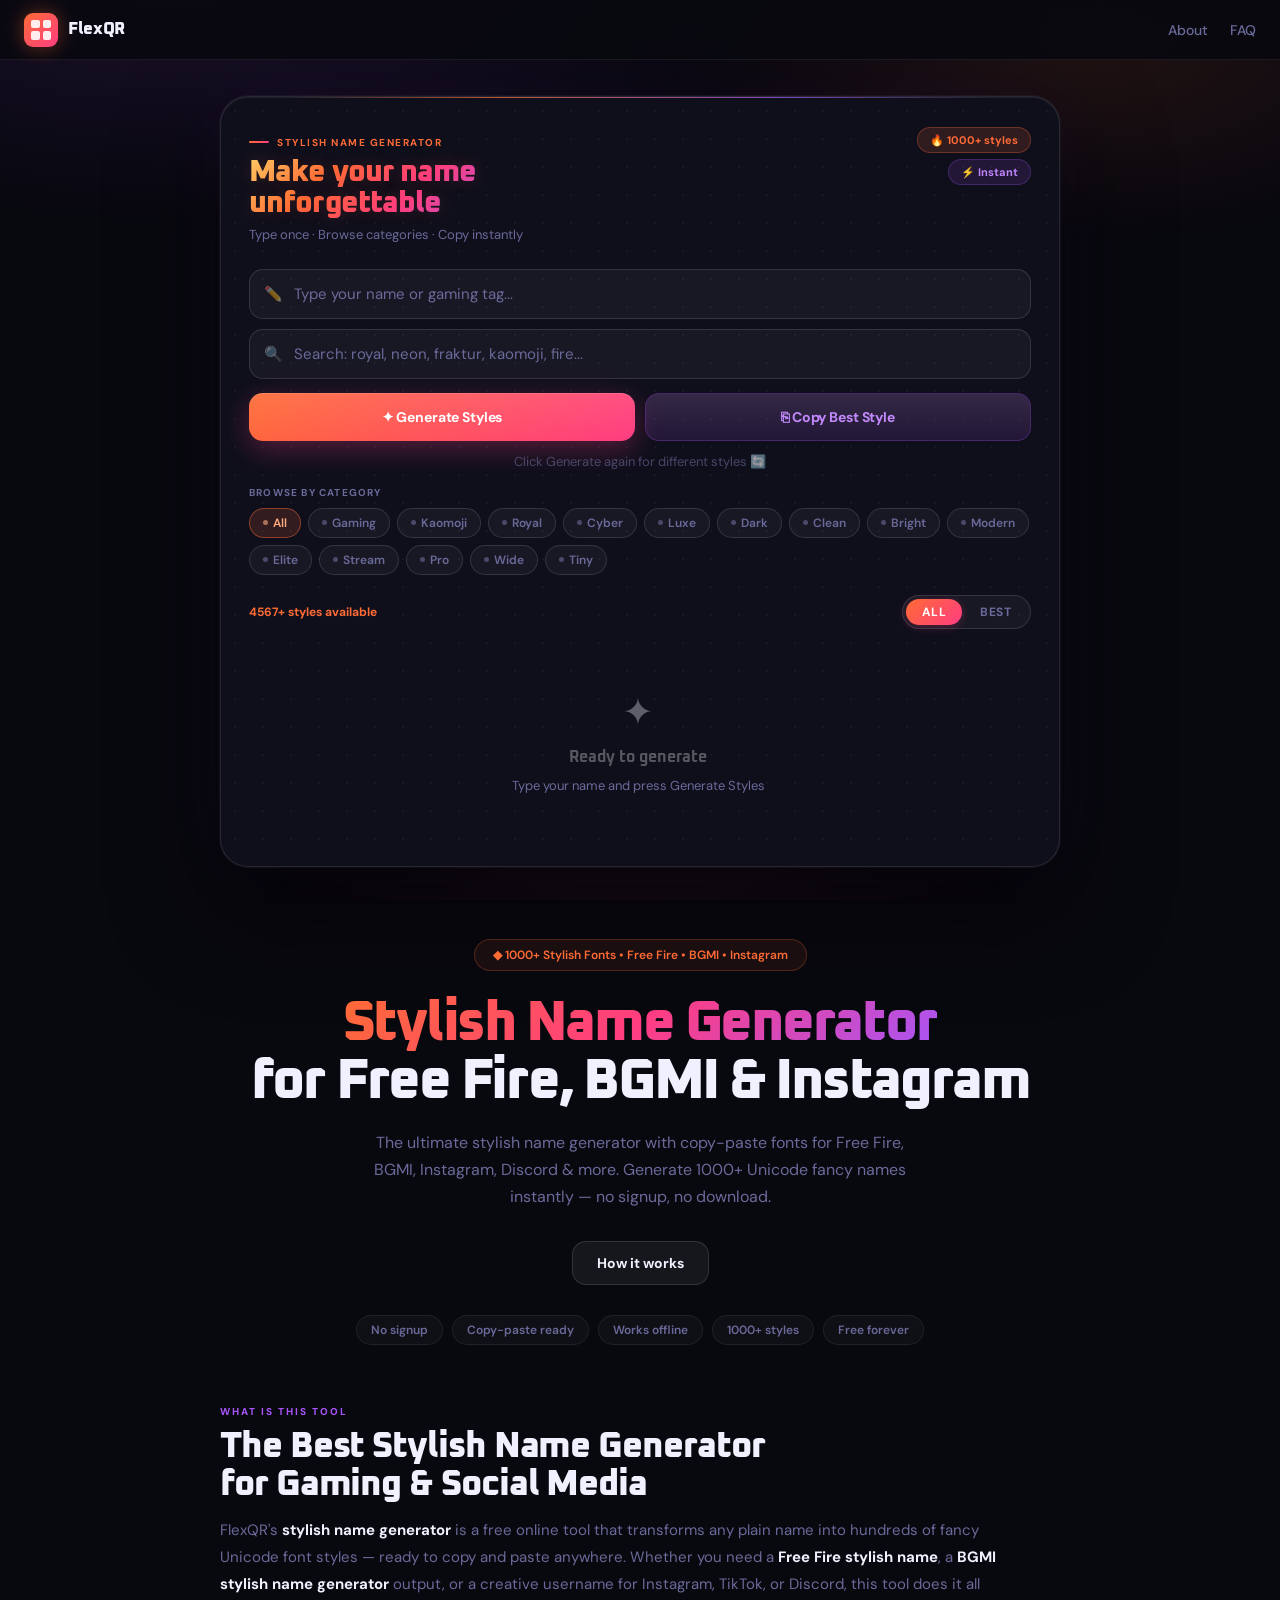
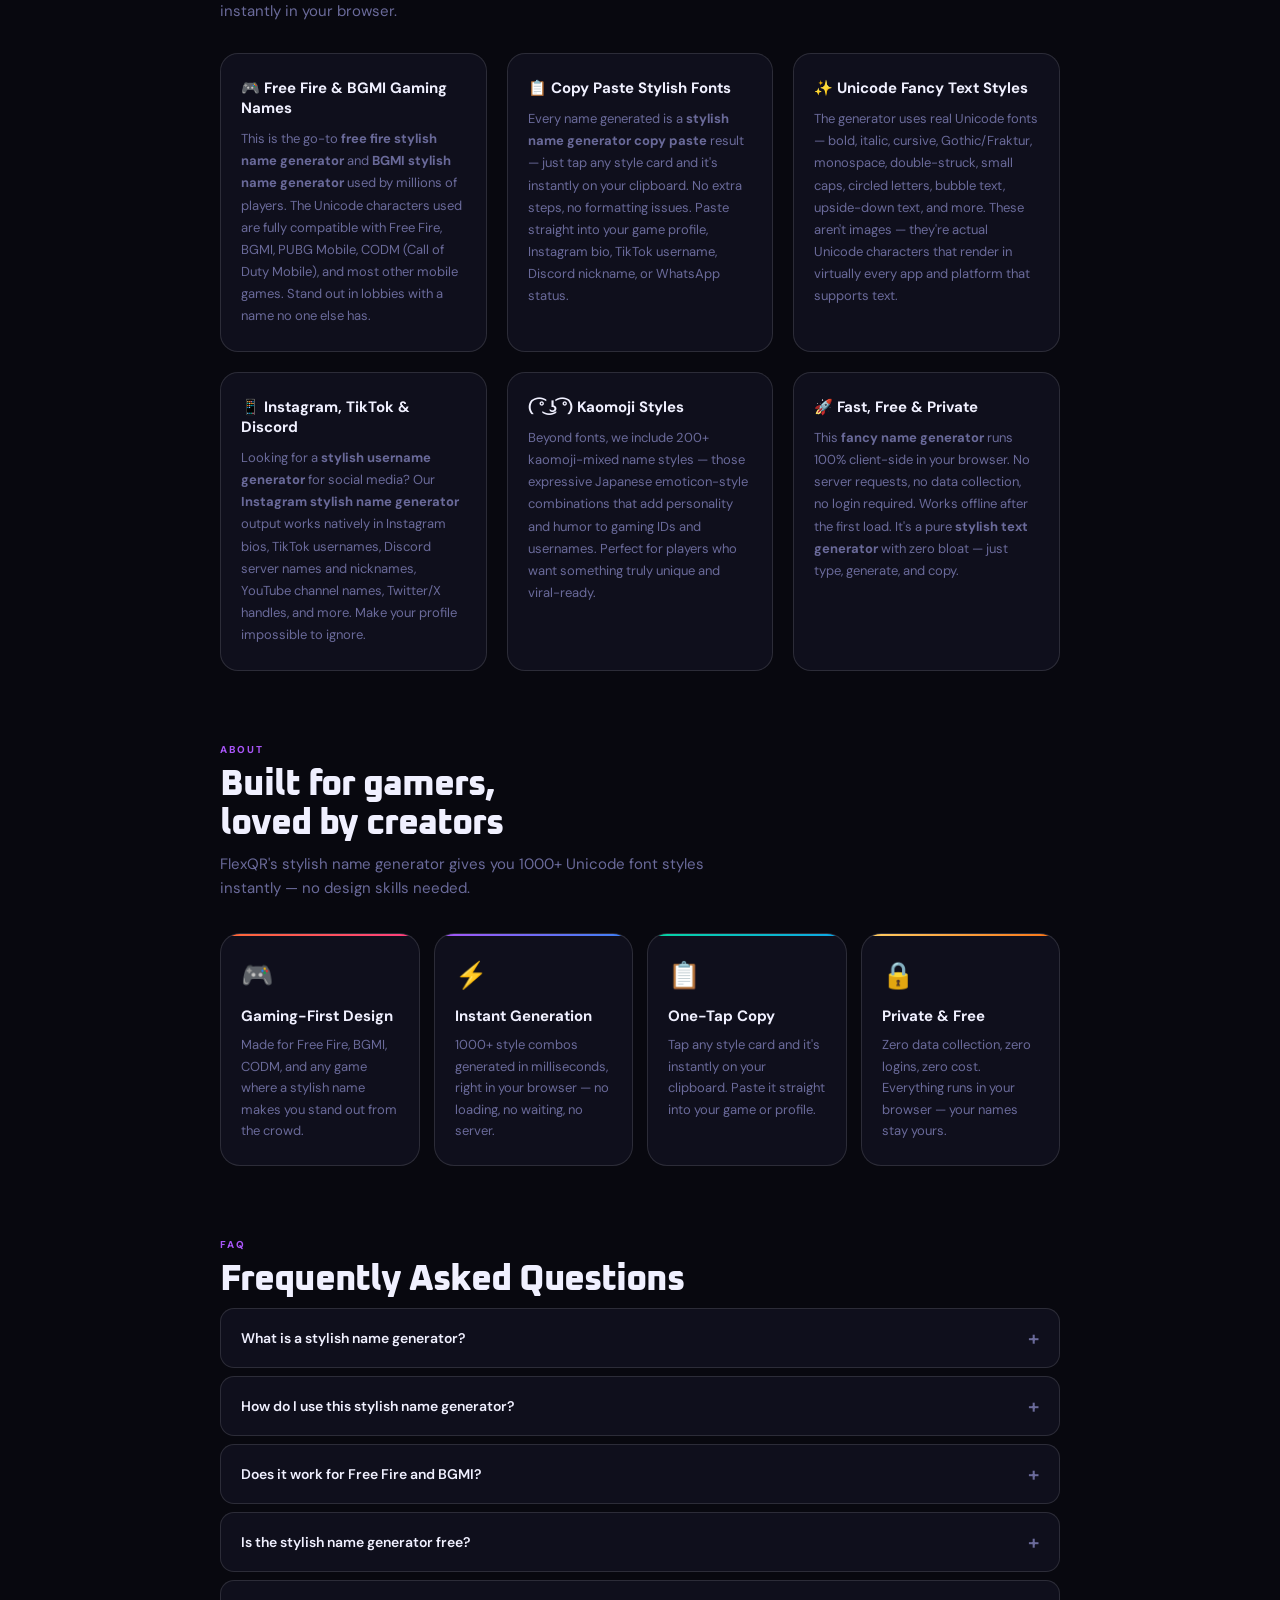
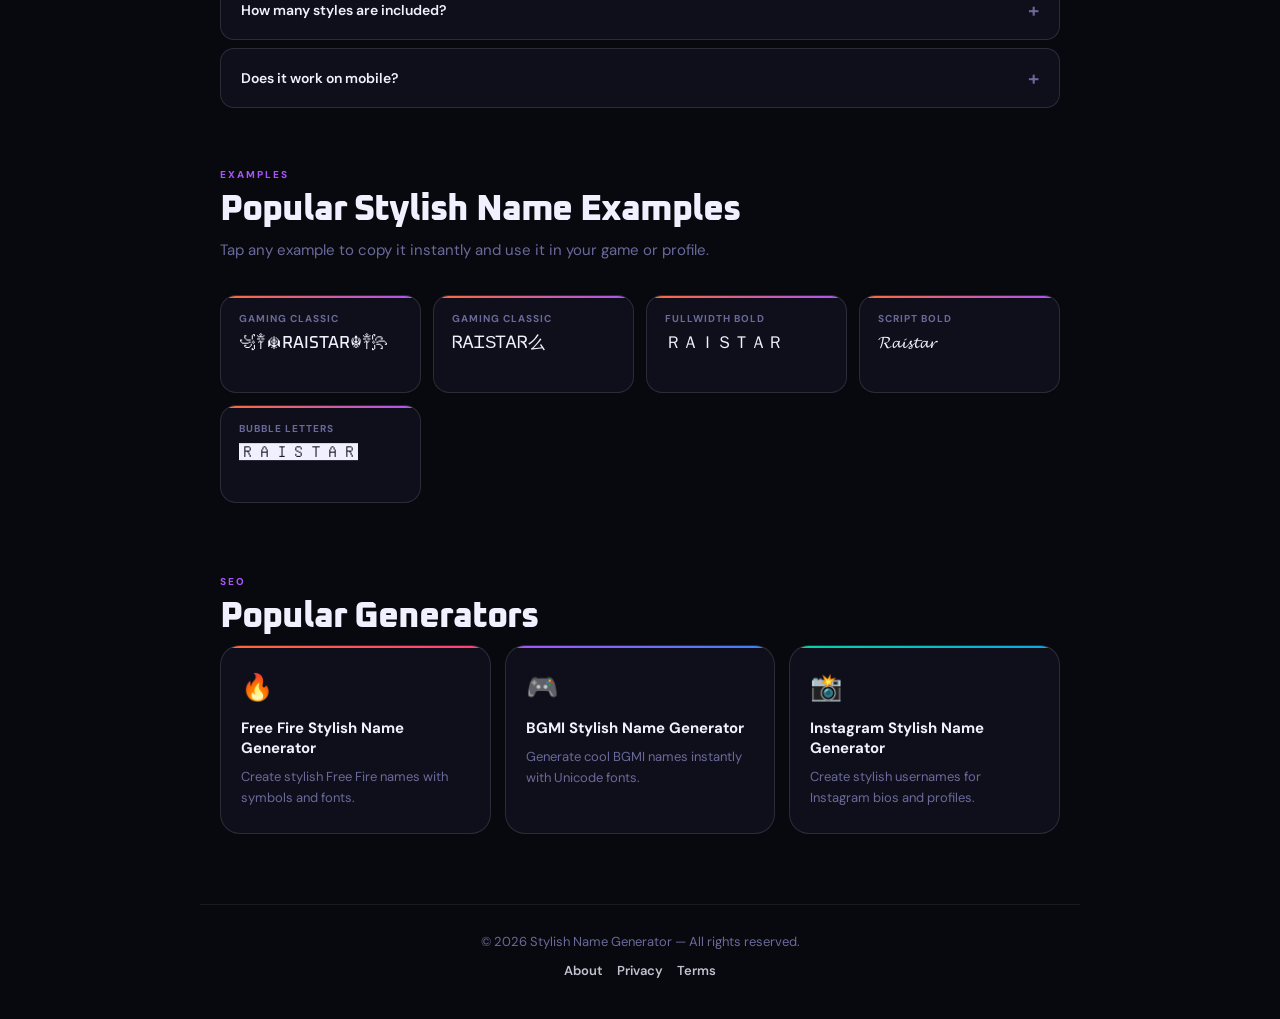
<file: name_generator.html>
<!DOCTYPE html>
<html lang="en">
<head>
  <meta charset="UTF-8" />
  <meta name="viewport" content="width=device-width, initial-scale=1.0" />
  <title>Stylish Name Generator for Free Fire, BGMI, Instagram | FlexQR</title>
  <meta name="description" content="Free stylish name generator for Free Fire, BGMI & Instagram. 1000+ copy-paste fonts, fancy Unicode styles & stylish username generator. Works instantly!" />
  <meta name="keywords" content="stylish name generator, free fire stylish name generator, bgmi stylish name generator, stylish name generator copy paste, stylish username generator, pubg stylish name generator, instagram stylish name generator, fancy name generator, stylish text generator" />
  <meta name="robots" content="index,follow" />
  <link rel="canonical" href="https://flexqr.site/name-generator.html" />
  <meta name="theme-color" content="#0a0a0f" />
  <link rel="icon" type="image/png" href="/favicon.png" />
  <meta property="og:title" content="Stylish Name Generator for Free Fire, BGMI, Instagram | FlexQR" />
  <meta property="og:description" content="Free stylish name generator for Free Fire, BGMI & Instagram. 1000+ copy-paste Unicode fonts and fancy styles. Instant, no signup." />
  <meta property="og:url" content="https://flexqr.site/name-generator.html" />
  <meta property="og:type" content="website" />
  <meta property="og:image" content="https://flexqr.site/og-name-generator.png" />
  <meta name="twitter:card" content="summary_large_image" />
  <meta name="twitter:title" content="Stylish Name Generator for Free Fire, BGMI, Instagram | FlexQR" />
  <meta name="twitter:description" content="Generate stylish copy-paste names for Free Fire, BGMI, and Instagram. Free, instant, no signup." />

  <script type="application/ld+json">
  {
    "@context": "https://schema.org",
    "@type": "FAQPage",
    "mainEntity": [
      {"@type":"Question","name":"What is a stylish name generator?","acceptedAnswer":{"@type":"Answer","text":"A stylish name generator is an online tool that converts plain text into fancy Unicode fonts and decorative styles. You can use it to create cool copy-paste names for gaming profiles, Instagram bios, Discord usernames, and more — without any design skills."}},
      {"@type":"Question","name":"How do I copy a stylish name?","acceptedAnswer":{"@type":"Answer","text":"Just type your name in the input box, click 'Generate Styles', then tap any style card to copy it instantly. The stylish name is saved to your clipboard — ready to paste into Free Fire, BGMI, Instagram, or any other app."}},
      {"@type":"Question","name":"Does this stylish name generator work for Free Fire and BGMI?","acceptedAnswer":{"@type":"Answer","text":"Yes! This tool is specifically optimized for Free Fire and BGMI (Battlegrounds Mobile India). The Unicode font styles used are fully compatible with Free Fire, BGMI, PUBG Mobile, and CODM (Call of Duty Mobile)."}},
      {"@type":"Question","name":"Is the stylish name generator free?","acceptedAnswer":{"@type":"Answer","text":"Yes, FlexQR's stylish name generator is completely free to use — no signup, no subscription, no data collection. Everything runs locally in your browser."}},
      {"@type":"Question","name":"Can I use stylish names on Instagram and TikTok?","acceptedAnswer":{"@type":"Answer","text":"Absolutely. The generated Unicode stylish text works on Instagram bios, TikTok usernames, Discord nicknames, YouTube channels, Twitter/X bios, and WhatsApp statuses."}},
      {"@type":"Question","name":"How many font styles are available?","acceptedAnswer":{"@type":"Answer","text":"FlexQR's stylish name generator provides over 1000 unique style combinations — including bold, italic, cursive, gothic, fraktur, monospace, circled, bubble letters, kaomoji styles, upside-down text, and more."}}
    ]
  }
  </script>
  <script type="application/ld+json">
  {
    "@context": "https://schema.org",
    "@type": "WebApplication",
    "name": "FlexQR Stylish Name Generator",
    "url": "https://flexqr.site/name-generator.html",
    "description": "Free stylish name generator with 1000+ copy-paste Unicode fonts for Free Fire, BGMI, Instagram and more.",
    "applicationCategory": "UtilityApplication",
    "operatingSystem": "Any",
    "offers": {"@type": "Offer", "price": "0", "priceCurrency": "USD"}
  }
  </script>

  <link rel="preconnect" href="https://fonts.googleapis.com" />
  <link href="https://fonts.googleapis.com/css2?family=Oxanium:wght@400;500;600;700;800&family=DM+Sans:ital,opsz,wght@0,9..40,300;0,9..40,400;0,9..40,500;0,9..40,600;1,9..40,400&display=swap" rel="stylesheet" />

  <style>
    *, *::before, *::after { box-sizing: border-box; margin: 0; padding: 0; }

    :root {
      --bg:      #08080f;
      --card:    #0f0f1c;
      --card2:   #141428;
      --border:  rgba(255,255,255,0.07);
      --border2: rgba(255,255,255,0.12);
      --text:    #f0f0ff;
      --muted:   #6a6a9a;
      --accent:  #ff6b35;
      --accent2: #ff3d81;
      --purple:  #a855f7;
      --teal:    #06d6a0;
      --gold:    #ffd166;
    }

    html { scroll-behavior: smooth; }

    body {
      font-family: 'DM Sans', sans-serif;
      background: var(--bg);
      color: var(--text);
      min-height: 100vh;
      overflow-x: hidden;
    }

    body::before {
      content: '';
      position: fixed; inset: 0;
      background:
        radial-gradient(ellipse 80% 50% at 15% -5%, rgba(168,85,247,0.13) 0%, transparent 60%),
        radial-gradient(ellipse 60% 40% at 85% 5%, rgba(255,107,53,0.10) 0%, transparent 55%),
        radial-gradient(ellipse 50% 60% at 50% 105%, rgba(255,61,129,0.08) 0%, transparent 60%);
      pointer-events: none; z-index: 0;
    }

    /* ── NAVBAR ─────────────────────────────────────────────────────────── */
    .navbar {
      position: sticky; top: 0; z-index: 200;
      display: flex; align-items: center; justify-content: space-between;
      padding: 0 24px; height: 60px;
      background: rgba(8,8,15,0.88);
      backdrop-filter: blur(20px);
      border-bottom: 1px solid var(--border);
    }
    .brand {
      display: flex; align-items: center; gap: 10px;
      text-decoration: none;
      font-family: 'Oxanium', sans-serif; font-weight: 800; font-size: 17px;
      color: var(--text); letter-spacing: -0.02em;
    }
    .brand-mark {
      width: 34px; height: 34px; border-radius: 9px;
      background: linear-gradient(135deg, #ff6b35, #ff3d81);
      display: grid; grid-template-columns: 1fr 1fr; gap: 3px; padding: 7px;
      box-shadow: 0 0 20px rgba(255,107,53,0.4);
    }
    .brand-mark span { background: rgba(255,255,255,0.9); border-radius: 2px; }
    .nav-links { display: flex; align-items: center; gap: 22px; }
    .nav-links a { color: var(--muted); text-decoration: none; font-size: 14px; font-weight: 500; transition: color .2s; }
    .nav-links a:hover { color: var(--text); }
    .nav-pill {
      font-size: 13px; font-weight: 600; color: var(--accent) !important;
      padding: 6px 15px; border-radius: 999px;
      border: 1px solid rgba(255,107,53,0.3); background: rgba(255,107,53,0.08);
      transition: all .2s !important;
    }
    .nav-pill:hover { background: rgba(255,107,53,0.16) !important; border-color: rgba(255,107,53,0.5) !important; }

    /* ── PAGE ───────────────────────────────────────────────────────────── */
    .page { position: relative; z-index: 1; }

    /* ── GENERATOR SECTION ─────────────────────────────────────────────── */
    .gen-section { max-width: 880px; margin: 0 auto; padding: 36px 20px 0; }

    /* ── GEN CARD ───────────────────────────────────────────────────────── */
    .gen-card {
      position: relative; border-radius: 28px; overflow: hidden;
      background: var(--card);
      border: 1px solid rgba(255,255,255,0.1);
      box-shadow:
        0 0 0 1px rgba(255,255,255,0.04),
        0 40px 100px rgba(0,0,0,0.7),
        0 0 80px rgba(168,85,247,0.07),
        inset 0 1px 0 rgba(255,255,255,0.07);
    }
    .gen-card::before {
      content: ''; position: absolute;
      top: 0; left: 8%; right: 8%; height: 1px;
      background: linear-gradient(90deg, transparent, rgba(255,107,53,0.7) 30%, rgba(168,85,247,0.7) 70%, transparent);
    }
    .gen-card::after {
      content: ''; position: absolute; inset: 0;
      background-image: radial-gradient(rgba(255,255,255,0.04) 1px, transparent 1px);
      background-size: 28px 28px;
      pointer-events: none;
    }
    .card-inner { position: relative; z-index: 1; padding: 30px 28px 28px; }

    /* ── CARD HEADER ────────────────────────────────────────────────────── */
    .card-header {
      display: flex; align-items: flex-start;
      justify-content: space-between; gap: 16px; margin-bottom: 26px;
    }
    .card-eyebrow {
      display: inline-flex; align-items: center; gap: 8px;
      font-size: 10px; font-weight: 700; letter-spacing: .15em;
      text-transform: uppercase; color: var(--accent); margin-bottom: 8px;
    }
    .card-eyebrow::before {
      content: ''; width: 20px; height: 2px;
      background: linear-gradient(90deg, var(--accent), var(--accent2));
      border-radius: 2px;
    }
    .card-title {
      font-family: 'Oxanium', sans-serif;
      font-size: clamp(22px, 4vw, 30px);
      font-weight: 800; letter-spacing: -0.03em; line-height: 1.05;
      background: linear-gradient(135deg, #ffd166 0%, #ff6b35 28%, #ff3d81 58%, #a855f7 100%);
      -webkit-background-clip: text; background-clip: text; -webkit-text-fill-color: transparent;
      text-shadow: 0 0 18px rgba(255,107,53,0.18);
    }
    .card-sub { margin-top: 6px; font-size: 13px; color: var(--muted); }
    .card-badges { display: flex; flex-direction: column; align-items: flex-end; gap: 6px; flex-shrink: 0; }
    .badge { font-size: 11px; font-weight: 700; padding: 5px 12px; border-radius: 999px; white-space: nowrap; }
    .badge-orange { background: rgba(255,107,53,0.14); border: 1px solid rgba(255,107,53,0.3); color: var(--accent); }
    .badge-purple { background: rgba(168,85,247,0.12); border: 1px solid rgba(168,85,247,0.25); color: #c084fc; }

    /* ── INPUTS ─────────────────────────────────────────────────────────── */
    .input-group { display: flex; flex-direction: column; gap: 10px; margin-bottom: 14px; }
    .field-wrap { position: relative; }
    .field-icon {
      position: absolute; left: 15px; top: 50%;
      transform: translateY(-50%); font-size: 15px; pointer-events: none; opacity: 0.45;
    }
    .gen-input {
      width: 100%; padding: 14px 16px 14px 44px;
      background: rgba(255,255,255,0.04);
      border: 1px solid var(--border2); border-radius: 14px;
      font-size: 15px; font-family: 'DM Sans', sans-serif; font-weight: 500;
      color: var(--text); outline: none;
      transition: border-color .2s, box-shadow .2s, background .2s;
    }
    .gen-input::placeholder { color: var(--muted); font-weight: 400; }
    .gen-input:focus {
      border-color: rgba(255,107,53,0.55);
      background: rgba(255,107,53,0.03);
      box-shadow: 0 0 0 3px rgba(255,107,53,0.10), 0 0 24px rgba(255,107,53,0.05);
    }
    #style-search:focus {
      border-color: rgba(168,85,247,0.55);
      background: rgba(168,85,247,0.03);
      box-shadow: 0 0 0 3px rgba(168,85,247,0.10), 0 0 24px rgba(168,85,247,0.05);
    }

    /* ── ACTION BUTTONS ─────────────────────────────────────────────────── */
    .action-row { display: grid; grid-template-columns: 1fr 1fr; gap: 10px; margin-bottom: 12px; }
    .btn {
      display: inline-flex; align-items: center; justify-content: center; gap: 7px;
      padding: 14px 20px; border-radius: 14px;
      font-size: 14px; font-weight: 700; font-family: 'DM Sans', sans-serif;
      cursor: pointer; border: none; transition: all .18s;
      position: relative; overflow: hidden; letter-spacing: -0.01em;
    }
    .btn::after {
      content: ''; position: absolute; inset: 0;
      background: linear-gradient(rgba(255,255,255,0.08), transparent);
      pointer-events: none;
    }
    .btn-generate {
      background: linear-gradient(135deg, #ff6b35 0%, #ff3d81 100%);
      color: #fff;
      box-shadow: 0 8px 28px rgba(255,61,129,0.3), inset 0 1px 0 rgba(255,255,255,0.12);
    }
    .btn-generate:hover { transform: translateY(-1px); box-shadow: 0 14px 36px rgba(255,61,129,0.4), inset 0 1px 0 rgba(255,255,255,0.15); }
    .btn-generate:active { transform: translateY(0); }
    .btn-copy-best {
      background: rgba(168,85,247,0.12); color: #c084fc;
      border: 1px solid rgba(168,85,247,0.28);
    }
    .btn-copy-best:hover { background: rgba(168,85,247,0.2); border-color: rgba(168,85,247,0.5); transform: translateY(-1px); }

    /* ── REGEN HINT ─────────────────────────────────────────────────────── */
    .regen-hint {
      text-align: center; font-size: 13px; opacity: 0.6;
      margin-top: 6px; margin-bottom: 16px; color: var(--muted);
      animation: glowPulse 2.2s ease-in-out infinite;
      transition: opacity .15s ease, transform .15s ease;
    }
    @keyframes glowPulse {
      0%   { opacity: 0.5; text-shadow: 0 0 0px rgba(255,107,53,0); }
      50%  { opacity: 1; color: var(--accent); text-shadow: 0 0 6px rgba(255,107,53,0.4), 0 0 12px rgba(255,61,129,0.3); }
      100% { opacity: 0.5; text-shadow: 0 0 0px rgba(255,107,53,0); }
    }
    .regen-hint:hover { animation-duration: 1.2s; }

    /* ── MODE TOGGLE ────────────────────────────────────────────────────── */
    .mode-row {
      display: flex; align-items: center; justify-content: space-between;
      margin-bottom: 14px; gap: 10px;
    }
    .mode-toggle {
      display: inline-flex; align-items: center;
      background: rgba(255,255,255,0.04);
      border: 1px solid var(--border2);
      border-radius: 999px; padding: 3px; gap: 2px;
    }
    .mode-btn {
      padding: 5px 16px; border-radius: 999px;
      font-size: 12px; font-weight: 700; font-family: 'DM Sans', sans-serif;
      cursor: pointer; border: none; background: transparent;
      color: var(--muted); transition: all .18s; letter-spacing: .04em;
    }
    .mode-btn.active {
      background: linear-gradient(135deg, #ff6b35, #ff3d81);
      color: #fff;
      box-shadow: 0 2px 10px rgba(255,61,129,0.25);
    }
    .mode-btn[data-mode="best"].active {
      background: linear-gradient(135deg, #a855f7, #3b82f6);
      box-shadow: 0 2px 10px rgba(168,85,247,0.25);
    }

    /* ── CATEGORY CHIPS ─────────────────────────────────────────────────── */
    .filter-label { font-size: 10px; font-weight: 700; letter-spacing: .12em; text-transform: uppercase; color: var(--muted); margin-bottom: 9px; }
    .filter-chips { display: flex; flex-wrap: wrap; gap: 7px; margin-bottom: 20px; }
    .filter-chip {
      display: inline-flex; align-items: center; gap: 5px;
      padding: 6px 13px; border-radius: 999px;
      font-size: 12px; font-weight: 600; font-family: 'DM Sans', sans-serif;
      cursor: pointer; border: 1px solid var(--border2);
      background: rgba(255,255,255,0.04); color: var(--muted);
      transition: all .15s; white-space: nowrap; user-select: none;
    }
    .filter-chip:hover { border-color: rgba(255,255,255,0.2); color: var(--text); background: rgba(255,255,255,0.07); }
    .filter-chip.active                      { background: rgba(255,107,53,0.15);   border-color: rgba(255,107,53,0.45);   color: #ffaa80; }
    .filter-chip[data-cat="gaming"].active   { background: rgba(6,214,160,0.12);    border-color: rgba(6,214,160,0.4);     color: var(--teal); }
    .filter-chip[data-cat="elegant"].active  { background: rgba(168,85,247,0.14);   border-color: rgba(168,85,247,0.4);    color: #c084fc; }
    .filter-chip[data-cat="dark"].active     { background: rgba(120,120,180,0.14);  border-color: rgba(150,150,200,0.3);   color: #aaaadd; }
    .filter-chip[data-cat="viral"].active    { background: rgba(255,61,129,0.14);   border-color: rgba(255,61,129,0.4);    color: #ff8fb0; }
    .filter-chip[data-cat="fancy"].active    { background: rgba(255,209,102,0.14);  border-color: rgba(255,209,102,0.4);   color: var(--gold); }
    .filter-chip[data-cat="modern"].active   { background: rgba(96,165,250,0.14);   border-color: rgba(96,165,250,0.4);    color: #93c5fd; }
    .filter-chip[data-cat="fun"].active      { background: rgba(251,191,36,0.14);   border-color: rgba(251,191,36,0.4);    color: #fbbf24; }
    .filter-chip[data-cat="tech"].active     { background: rgba(34,211,238,0.14);   border-color: rgba(34,211,238,0.4);    color: #22d3ee; }
    .filter-chip[data-cat="royal"].active    { background: rgba(255,209,102,0.14);  border-color: rgba(255,209,102,0.4);   color: var(--gold); }
    .filter-chip[data-cat="premium"].active  { background: rgba(168,85,247,0.14);   border-color: rgba(168,85,247,0.4);    color: #c084fc; }
    .filter-chip[data-cat="bright"].active   { background: rgba(250,250,80,0.10);   border-color: rgba(250,250,80,0.35);   color: #f5f580; }
    .filter-chip[data-cat="tiny"].active     { background: rgba(200,200,255,0.10);  border-color: rgba(200,200,255,0.3);   color: #c8c8ff; }
    .filter-chip[data-cat="wide"].active     { background: rgba(255,107,53,0.14);   border-color: rgba(255,107,53,0.4);    color: #ffaa80; }
    .filter-chip[data-cat="clean"].active    { background: rgba(100,255,200,0.10);  border-color: rgba(100,255,200,0.3);   color: #80ffcc; }
    .filter-chip[data-cat="kaomoji"].active  { background: rgba(255,180,255,0.12);  border-color: rgba(255,180,255,0.35);  color: #ffb0ff; }
    .chip-dot { width: 5px; height: 5px; border-radius: 50%; background: currentColor; opacity: 0.6; }

    /* ── STATS BAR ──────────────────────────────────────────────────────── */
    .stats-bar {
      display: flex; align-items: center; justify-content: space-between;
      padding: 10px 14px;
      background: rgba(255,255,255,0.03);
      border: 1px solid var(--border); border-radius: 12px;
      margin-bottom: 16px;
    }
    .stats-count { font-size: 12px; font-weight: 700; color: var(--accent); }
    .stats-hint { font-size: 11px; color: var(--muted); display: flex; align-items: center; gap: 6px; }
    .pulse { width: 6px; height: 6px; border-radius: 50%; background: var(--teal); animation: pulse 2s infinite; }
    @keyframes pulse { 0%,100%{opacity:1;transform:scale(1);} 50%{opacity:0.4;transform:scale(0.75);} }

    /* ── RESULTS GRID ───────────────────────────────────────────────────── */
    .style-results {
      display: grid;
      grid-template-columns: repeat(auto-fill, minmax(210px, 1fr));
      gap: 10px; max-height: 520px;
      overflow-y: auto; padding-right: 4px;
      scroll-margin-top: 84px;
    }
    .style-results::-webkit-scrollbar { width: 4px; }
    .style-results::-webkit-scrollbar-track { background: transparent; }
    .style-results::-webkit-scrollbar-thumb { background: rgba(255,255,255,0.1); border-radius: 4px; }
    .style-results::-webkit-scrollbar-thumb:hover { background: rgba(255,255,255,0.2); }
    .style-results.results-focus { animation: resultsPulse .85s ease; }
    @keyframes resultsPulse { 0%{transform:scale(1);}30%{transform:scale(1.015);}100%{transform:scale(1);} }

    /* ── STYLE CARD ─────────────────────────────────────────────────────── */
    .style-card {
      background: rgba(255,255,255,0.025);
      border: 1px solid var(--border); border-radius: 14px; padding: 14px;
      cursor: pointer; transition: all .16s;
      position: relative; overflow: hidden;
    }
    .style-card:hover {
      border-color: rgba(255,107,53,0.4);
      background: rgba(255,107,53,0.04);
      transform: translateY(-2px);
      box-shadow: 0 10px 28px rgba(0,0,0,0.35);
    }
    .style-card:active { transform: translateY(0); }
    .style-card.best-card { border-color: rgba(168,85,247,0.25); background: rgba(168,85,247,0.04); }
    .style-card.best-card:hover { border-color: rgba(168,85,247,0.5); background: rgba(168,85,247,0.08); }
    .style-card.reveal { animation: cardReveal .42s ease both; }
    @keyframes cardReveal { from{opacity:0;transform:translateY(14px);}to{opacity:1;transform:translateY(0);} }

    .style-meta { display: flex; align-items: center; justify-content: space-between; margin-bottom: 10px; }
    .style-name { font-size: 10px; font-weight: 700; letter-spacing: .08em; text-transform: uppercase; color: var(--accent); }
    .style-copy-btn {
      font-size: 10px; font-weight: 700; padding: 3px 9px;
      border-radius: 6px; border: 1px solid rgba(255,255,255,0.1);
      background: rgba(255,255,255,0.05); color: var(--muted);
      cursor: pointer; font-family: 'DM Sans', sans-serif; transition: all .14s;
    }
    .style-copy-btn:hover { background: rgba(255,107,53,0.15); border-color: rgba(255,107,53,0.4); color: var(--accent); }
    .style-text {
      font-size: 18px; font-weight: 500; color: var(--text);
      word-break: break-word; line-height: 1.35; margin-bottom: 8px;
      unicode-bidi: plaintext; font-family: 'Oxanium', 'DM Sans', sans-serif;
    }
    .style-cat {
      display: inline-block; font-size: 9px; font-weight: 700;
      letter-spacing: .08em; text-transform: uppercase;
      padding: 3px 8px; border-radius: 4px;
      background: rgba(255,255,255,0.05); color: var(--muted);
    }

    /* ── EMPTY STATE ────────────────────────────────────────────────────── */
    .results-empty {
      grid-column: 1/-1; display: flex; flex-direction: column;
      align-items: center; justify-content: center;
      padding: 44px 20px; text-align: center; gap: 10px;
    }
    .results-empty-icon { font-size: 38px; opacity: 0.35; }
    .results-empty-title { font-family: 'Oxanium', sans-serif; font-size: 16px; font-weight: 700; color: rgba(255,255,255,0.3); }
    .results-empty-sub { font-size: 13px; color: var(--muted); }

    /* ── LOAD MORE ──────────────────────────────────────────────────────── */
    .load-more-wrap {
      grid-column: 1/-1;
      display: flex; flex-direction: column; align-items: center;
      padding: 18px 0 6px; gap: 10px;
    }
    .btn-load-more {
      padding: 10px 28px; border-radius: 12px;
      font-size: 13px; font-weight: 700; font-family: 'DM Sans', sans-serif;
      background: rgba(255,255,255,0.05); border: 1px solid var(--border2);
      color: var(--muted); cursor: pointer; transition: all .18s;
    }
    .btn-load-more:hover { background: rgba(255,255,255,0.09); color: var(--text); border-color: rgba(255,255,255,0.2); }

    /* ── REGEN HINT BOTTOM ──────────────────────────────────────────────── */
    .regen-hint-bottom {
      text-align: center; font-size: 12px; opacity: 0.45;
      margin-top: 12px; color: var(--muted);
    }

    /* ── HERO ───────────────────────────────────────────────────────────── */
    .hero {
      max-width: 880px; margin: 0 auto; padding: 72px 20px 0;
      text-align: center; position: relative;
    }
    .hero-badge {
      display: inline-flex; align-items: center; gap: 8px;
      padding: 7px 18px; border-radius: 999px; font-size: 12px; font-weight: 600;
      border: 1px solid rgba(255,107,53,0.25); background: rgba(255,107,53,0.08);
      color: var(--accent); margin-bottom: 24px;
    }
    .hero h1 {
      font-family: 'Oxanium', sans-serif;
      font-size: clamp(32px, 7vw, 56px);
      font-weight: 800; letter-spacing: -0.04em; line-height: 1.04; margin-bottom: 18px;
    }
    .hero h1 .grad {
      background: linear-gradient(135deg, #ff6b35 0%, #ff3d81 50%, #a855f7 100%);
      -webkit-background-clip: text; background-clip: text; -webkit-text-fill-color: transparent;
    }
    .hero-copy { font-size: 16px; color: var(--muted); max-width: 560px; margin: 0 auto 30px; line-height: 1.7; }
    .hero-actions { display: flex; align-items: center; justify-content: center; gap: 12px; flex-wrap: wrap; margin-bottom: 30px; }
    .btn-how {
      padding: 12px 24px; border-radius: 14px; font-size: 14px; font-weight: 700;
      font-family: 'DM Sans', sans-serif; color: var(--text);
      background: rgba(255,255,255,0.06); border: 1px solid var(--border2);
      cursor: pointer; text-decoration: none; transition: all .2s;
    }
    .btn-how:hover { background: rgba(255,255,255,0.1); }
    .trust-pills { display: flex; align-items: center; justify-content: center; gap: 9px; flex-wrap: wrap; }
    .trust-pill {
      font-size: 12px; font-weight: 600; padding: 6px 14px;
      border-radius: 999px; border: 1px solid var(--border);
      background: rgba(255,255,255,0.03); color: var(--muted);
    }

    /* ── SECTIONS ───────────────────────────────────────────────────────── */
    .section { max-width: 880px; margin: 0 auto; padding: 72px 20px 0; }
    .section-eyebrow { font-size: 10px; font-weight: 800; letter-spacing: .2em; text-transform: uppercase; color: var(--purple); margin-bottom: 10px; }
    .section-title { font-family: 'Oxanium', sans-serif; font-size: clamp(24px, 4vw, 36px); font-weight: 800; letter-spacing: -0.03em; line-height: 1.08; margin-bottom: 8px; }
    .section-sub { font-size: 15px; color: var(--muted); max-width: 500px; line-height: 1.65; margin-bottom: 32px; }

    /* ── SEO SECTION ────────────────────────────────────────────────────── */
    .seo-section { max-width: 880px; margin: 0 auto; padding: 60px 20px 0; }
    .seo-grid { display: grid; grid-template-columns: repeat(auto-fit, minmax(260px, 1fr)); gap: 20px; margin-top: 28px; }
    .seo-block { background: var(--card); border: 1px solid var(--border2); border-radius: 18px; padding: 24px 20px; }
    .seo-block h3 { font-size: 15px; font-weight: 700; margin-bottom: 10px; color: var(--text); }
    .seo-block p { font-size: 13px; color: var(--muted); line-height: 1.7; }
    .seo-intro { font-size: 15px; color: var(--muted); line-height: 1.8; margin-top: 12px; max-width: 820px; }
    .seo-intro strong { color: var(--text); }

    /* ── ABOUT CARDS ────────────────────────────────────────────────────── */
    .about-grid { display: grid; grid-template-columns: repeat(auto-fit, minmax(190px, 1fr)); gap: 14px; }
    .about-card {
      background: var(--card); border: 1px solid var(--border2);
      border-radius: 20px; padding: 24px 20px;
      position: relative; overflow: hidden;
      transition: border-color .2s, transform .2s;
    }
    .about-card:hover { border-color: rgba(255,255,255,0.15); transform: translateY(-3px); }
    .about-card::before { content: ''; position: absolute; top: 0; left: 0; right: 0; height: 2px; }
    .about-card:nth-child(1)::before { background: linear-gradient(90deg,#ff6b35,#ff3d81); }
    .about-card:nth-child(2)::before { background: linear-gradient(90deg,#a855f7,#3b82f6); }
    .about-card:nth-child(3)::before { background: linear-gradient(90deg,#06d6a0,#0ea5e9); }
    .about-card:nth-child(4)::before { background: linear-gradient(90deg,#ffd166,#f97316); }
    .about-icon { font-size: 26px; margin-bottom: 14px; }
    .about-card h3 { font-size: 15px; font-weight: 700; margin-bottom: 8px; }
    .about-card p { font-size: 13px; color: var(--muted); line-height: 1.65; }
    a.about-card { display: block; text-decoration: none; color: inherit; }

    /* ── FAQ ────────────────────────────────────────────────────────────── */
    .faq-list { display: flex; flex-direction: column; gap: 8px; }
    .faq-list details {
      background: var(--card); border: 1px solid var(--border2);
      border-radius: 14px; padding: 16px 20px; transition: border-color .2s;
    }
    .faq-list details[open] { border-color: rgba(168,85,247,0.3); }
    .faq-list summary {
      font-weight: 600; font-size: 14px; cursor: pointer; list-style: none;
      display: flex; align-items: center; justify-content: space-between; gap: 12px;
    }
    .faq-list summary::-webkit-details-marker { display: none; }
    .faq-list summary::after { content: '+'; font-size: 20px; color: var(--muted); flex-shrink: 0; transition: transform .2s; }
    .faq-list details[open] summary::after { transform: rotate(45deg); color: var(--purple); }
    .faq-list details p { margin-top: 12px; font-size: 14px; color: var(--muted); line-height: 1.65; }

    /* ── EXAMPLES SECTION ───────────────────────────────────────────────── */
    .examples-section { max-width: 880px; margin: 0 auto; padding: 60px 20px 0; }
    .examples-grid { display: grid; grid-template-columns: repeat(auto-fill, minmax(200px, 1fr)); gap: 12px; margin-top: 24px; }
    .example-card {
      background: var(--card); border: 1px solid var(--border2);
      border-radius: 16px; padding: 16px 18px;
      cursor: pointer; transition: all .18s;
      position: relative; overflow: hidden;
    }
    .example-card::before {
      content: ''; position: absolute; top: 0; left: 0; right: 0; height: 2px;
      background: linear-gradient(90deg, var(--accent), var(--purple));
    }
    .example-card:hover { border-color: rgba(255,107,53,0.4); transform: translateY(-2px); box-shadow: 0 10px 28px rgba(0,0,0,0.35); }
    .example-label { font-size: 10px; font-weight: 700; letter-spacing: .1em; text-transform: uppercase; color: var(--muted); margin-bottom: 8px; }
    .example-name { font-size: 17px; font-weight: 500; color: var(--text); word-break: break-word; line-height: 1.3; unicode-bidi: plaintext; font-family: 'Oxanium', 'DM Sans', sans-serif; }
    .example-copy-hint { font-size: 10px; color: var(--muted); margin-top: 8px; opacity: 0; transition: opacity .18s; }
    .example-card:hover .example-copy-hint { opacity: 1; }

    /* ── FOOTER ─────────────────────────────────────────────────────────── */
    .footer {
      max-width: 880px; margin: 70px auto 0;
      padding: 28px 20px 40px;
      border-top: 1px solid var(--border);
      text-align: center;
    }
    .footer p { font-size: 13px; color: var(--muted); }
    .footer-links { display: flex; flex-wrap: wrap; justify-content: center; gap: 14px; margin-top: 12px; }
    .footer-links a { color: var(--text); text-decoration: none; font-size: 13px; font-weight: 600; opacity: 0.8; transition: opacity .2s, color .2s, transform .2s; }
    .footer-links a:hover { opacity: 1; color: var(--accent); transform: translateY(-1px); }

    /* ── TOAST ──────────────────────────────────────────────────────────── */
    #toast {
      position: fixed; bottom: 24px; right: 24px; z-index: 9999;
      background: rgba(15,15,28,0.96); backdrop-filter: blur(20px);
      border: 1px solid rgba(6,214,160,0.35); color: var(--teal);
      padding: 12px 18px; border-radius: 14px;
      box-shadow: 0 16px 40px rgba(0,0,0,0.6), 0 0 20px rgba(6,214,160,0.1);
      font-weight: 700; font-size: 13px; max-width: 260px;
      display: flex; align-items: center; gap: 8px;
      animation: fadeIn .2s ease;
    }
    #toast::before { content: '✓'; font-size: 14px; }
    @keyframes fadeIn { from{opacity:0;transform:translateY(8px);}to{opacity:1;transform:translateY(0);} }

    /* ── RESPONSIVE ─────────────────────────────────────────────────────── */
    @media (max-width: 620px) {
      .card-inner { padding: 20px 16px 18px; }
      .action-row { grid-template-columns: 1fr; }
      .nav-links { display: none; }
      .card-badges { display: none; }
      .style-results { grid-template-columns: 1fr 1fr; }
      .footer { flex-direction: column; align-items: flex-start; }
    }
    @media (max-width: 380px) {
      .style-results { grid-template-columns: 1fr; }
    }
  </style>
</head>

<body>
  <nav class="navbar">
    <a class="brand" href="index.html">
      <span class="brand-mark"><span></span><span></span><span></span><span></span></span>
      FlexQR
    </a>
    <div class="nav-links">
      <a href="#about">About</a>
      <a href="#faq">FAQ</a>
    </div>
  </nav>

  <div class="page">
    <h1 style="display:none;">Best Stylish Name Generator for Free Fire, BGMI &amp; Instagram (Copy Paste Fonts)</h1>

    <!-- GENERATOR CARD -->
    <section class="gen-section" aria-label="Stylish Name Generator Tool">
      <div class="gen-card">
        <div class="card-inner">

          <div class="card-header">
            <div>
              <div class="card-eyebrow">Stylish Name Generator</div>
              <div class="card-title">Make your name<br />unforgettable</div>
              <div class="card-sub">Type once · Browse categories · Copy instantly</div>
            </div>
            <div class="card-badges">
              <span class="badge badge-orange">🔥 1000+ styles</span>
              <span class="badge badge-purple">⚡ Instant</span>
            </div>
          </div>

          <!-- INPUTS -->
          <div class="input-group">
            <div class="field-wrap">
              <span class="field-icon">✏️</span>
              <input id="name-input" class="gen-input" type="text"
                placeholder="Type your name or gaming tag..." autocomplete="off"
                aria-label="Enter your name to generate stylish versions" />
            </div>
            <div class="field-wrap">
              <span class="field-icon">🔍</span>
              <input id="style-search" class="gen-input" type="text"
                placeholder="Search: royal, neon, fraktur, kaomoji, fire..." autocomplete="off"
                aria-label="Search styles by name or category" />
            </div>
          </div>

          <!-- ACTION BUTTONS -->
          <div class="action-row">
            <button id="name-generate" class="btn btn-generate" type="button">✦ Generate Styles</button>
            <button id="copy-best" class="btn btn-copy-best" type="button">⎘ Copy Best Style</button>
          </div>

          <!-- REGEN HINT -->
          <p class="regen-hint" id="regen-hint-top">Click Generate again for different styles 🔄</p>

          <!-- CATEGORY CHIPS -->
          <div class="filter-label">Browse by category</div>
          <div class="filter-chips" id="filter-chips">
            <button class="filter-chip active" data-cat="all"     type="button"><span class="chip-dot"></span>All</button>
            <button class="filter-chip" data-cat="gaming"         type="button"><span class="chip-dot"></span>Gaming</button>
            <button class="filter-chip" data-cat="kaomoji"        type="button"><span class="chip-dot"></span>Kaomoji</button>
            <button class="filter-chip" data-cat="royal"          type="button"><span class="chip-dot"></span>Royal</button>
            <button class="filter-chip" data-cat="cyber"          type="button"><span class="chip-dot"></span>Cyber</button>
            <button class="filter-chip" data-cat="luxe"           type="button"><span class="chip-dot"></span>Luxe</button>
            <button class="filter-chip" data-cat="dark"           type="button"><span class="chip-dot"></span>Dark</button>
            <button class="filter-chip" data-cat="clean"          type="button"><span class="chip-dot"></span>Clean</button>
            <button class="filter-chip" data-cat="bright"         type="button"><span class="chip-dot"></span>Bright</button>
            <button class="filter-chip" data-cat="modern"         type="button"><span class="chip-dot"></span>Modern</button>
            <button class="filter-chip" data-cat="elite"          type="button"><span class="chip-dot"></span>Elite</button>
            <button class="filter-chip" data-cat="stream"         type="button"><span class="chip-dot"></span>Stream</button>
            <button class="filter-chip" data-cat="pro"            type="button"><span class="chip-dot"></span>Pro</button>
            <button class="filter-chip" data-cat="wide"           type="button"><span class="chip-dot"></span>Wide</button>
            <button class="filter-chip" data-cat="tiny"           type="button"><span class="chip-dot"></span>Tiny</button>
          </div>

          <!-- MODE TOGGLE + STATS -->
          <div class="mode-row">
            <span class="stats-count" id="style-count">1000+ styles available</span>
            <div class="mode-toggle" role="group" aria-label="Display mode">
              <button class="mode-btn active" data-mode="all"  type="button">ALL</button>
              <button class="mode-btn"        data-mode="best" type="button">BEST</button>
            </div>
          </div>

          <!-- RESULTS -->
          <div id="style-results" class="style-results" aria-live="polite" aria-label="Generated stylish name results">
            <div class="results-empty">
              <div class="results-empty-icon">✦</div>
              <div class="results-empty-title">Ready to generate</div>
              <div class="results-empty-sub">Type your name and press Generate Styles</div>
            </div>
          </div>

          <!-- BELOW RESULTS REGEN HINT -->
          <p class="regen-hint-bottom" id="regen-hint-bottom" style="display:none;">
            Scroll up · Click Generate again for fresh styles ✨
          </p>

        </div>
      </div>
    </section>

    <!-- HERO -->
    <header class="hero">
      <div class="hero-badge">◆ 1000+ Stylish Fonts • Free Fire • BGMI • Instagram</div>
      <h1><span class="grad">Stylish Name Generator</span><br />for Free Fire, BGMI &amp; Instagram</h1>
      <p class="hero-copy">The ultimate stylish name generator with copy-paste fonts for Free Fire, BGMI, Instagram, Discord &amp; more. Generate 1000+ Unicode fancy names instantly — no signup, no download.</p>
      <div class="hero-actions">
        <a class="btn-how" href="#faq">How it works</a>
      </div>
      <div class="trust-pills">
        <span class="trust-pill">No signup</span>
        <span class="trust-pill">Copy-paste ready</span>
        <span class="trust-pill">Works offline</span>
        <span class="trust-pill">1000+ styles</span>
        <span class="trust-pill">Free forever</span>
      </div>
    </header>

    <!-- SEO CONTENT SECTION -->
    <section class="seo-section" aria-label="About stylish name generator">
      <div class="section-eyebrow">What Is This Tool</div>
      <h2 class="section-title">The Best Stylish Name Generator<br />for Gaming &amp; Social Media</h2>
      <p class="seo-intro">
        FlexQR's <strong>stylish name generator</strong> is a free online tool that transforms any plain name into hundreds of fancy Unicode font styles — ready to copy and paste anywhere. Whether you need a <strong>Free Fire stylish name</strong>, a <strong>BGMI stylish name generator</strong> output, or a creative username for Instagram, TikTok, or Discord, this tool does it all instantly in your browser.
      </p>
      <div class="seo-grid">
        <div class="seo-block">
          <h3>🎮 Free Fire &amp; BGMI Gaming Names</h3>
          <p>This is the go-to <strong>free fire stylish name generator</strong> and <strong>BGMI stylish name generator</strong> used by millions of players. The Unicode characters used are fully compatible with Free Fire, BGMI, PUBG Mobile, CODM (Call of Duty Mobile), and most other mobile games. Stand out in lobbies with a name no one else has.</p>
        </div>
        <div class="seo-block">
          <h3>📋 Copy Paste Stylish Fonts</h3>
          <p>Every name generated is a <strong>stylish name generator copy paste</strong> result — just tap any style card and it's instantly on your clipboard. No extra steps, no formatting issues. Paste straight into your game profile, Instagram bio, TikTok username, Discord nickname, or WhatsApp status.</p>
        </div>
        <div class="seo-block">
          <h3>✨ Unicode Fancy Text Styles</h3>
          <p>The generator uses real Unicode fonts — bold, italic, cursive, Gothic/Fraktur, monospace, double-struck, small caps, circled letters, bubble text, upside-down text, and more. These aren't images — they're actual Unicode characters that render in virtually every app and platform that supports text.</p>
        </div>
        <div class="seo-block">
          <h3>📱 Instagram, TikTok &amp; Discord</h3>
          <p>Looking for a <strong>stylish username generator</strong> for social media? Our <strong>Instagram stylish name generator</strong> output works natively in Instagram bios, TikTok usernames, Discord server names and nicknames, YouTube channel names, Twitter/X handles, and more. Make your profile impossible to ignore.</p>
        </div>
        <div class="seo-block">
          <h3>( ͡° ͜ʖ ͡°) Kaomoji Styles</h3>
          <p>Beyond fonts, we include 200+ kaomoji-mixed name styles — those expressive Japanese emoticon-style combinations that add personality and humor to gaming IDs and usernames. Perfect for players who want something truly unique and viral-ready.</p>
        </div>
        <div class="seo-block">
          <h3>🚀 Fast, Free &amp; Private</h3>
          <p>This <strong>fancy name generator</strong> runs 100% client-side in your browser. No server requests, no data collection, no login required. Works offline after the first load. It's a pure <strong>stylish text generator</strong> with zero bloat — just type, generate, and copy.</p>
        </div>
      </div>
    </section>

    <!-- ABOUT -->
    <section class="section" id="about" aria-label="About FlexQR name generator">
      <div class="section-eyebrow">About</div>
      <div class="section-title">Built for gamers,<br />loved by creators</div>
      <div class="section-sub">FlexQR's stylish name generator gives you 1000+ Unicode font styles instantly — no design skills needed.</div>
      <div class="about-grid">
        <div class="about-card">
          <div class="about-icon">🎮</div>
          <h3>Gaming-First Design</h3>
          <p>Made for Free Fire, BGMI, CODM, and any game where a stylish name makes you stand out from the crowd.</p>
        </div>
        <div class="about-card">
          <div class="about-icon">⚡</div>
          <h3>Instant Generation</h3>
          <p>1000+ style combos generated in milliseconds, right in your browser — no loading, no waiting, no server.</p>
        </div>
        <div class="about-card">
          <div class="about-icon">📋</div>
          <h3>One-Tap Copy</h3>
          <p>Tap any style card and it's instantly on your clipboard. Paste it straight into your game or profile.</p>
        </div>
        <div class="about-card">
          <div class="about-icon">🔒</div>
          <h3>Private &amp; Free</h3>
          <p>Zero data collection, zero logins, zero cost. Everything runs in your browser — your names stay yours.</p>
        </div>
      </div>
    </section>

    <!-- FAQ -->
    <section class="section" id="faq" aria-label="Frequently Asked Questions">
      <div class="section-eyebrow">FAQ</div>
      <h2 class="section-title">Frequently Asked Questions</h2>
      <div class="faq-list">
        <details>
          <summary>What is a stylish name generator?</summary>
          <p>A stylish name generator converts plain text into fancy Unicode font styles — bold, cursive, Gothic, monospace, kaomoji, and hundreds more. Use it for Free Fire and BGMI names, Instagram bios, Discord nicknames, and more.</p>
        </details>
        <details>
          <summary>How do I use this stylish name generator?</summary>
          <p>Type your name in the input box, optionally filter by category (Gaming, Royal, Dark, Kaomoji...), then click "Generate Styles". Tap any result card to copy it instantly. Click Generate again for a fresh shuffle of different styles.</p>
        </details>
        <details>
          <summary>Does it work for Free Fire and BGMI?</summary>
          <p>Yes — the Unicode fonts are specifically tested for compatibility with Free Fire, BGMI, PUBG Mobile, and CODM. Most styles paste directly into game name fields.</p>
        </details>
        <details>
          <summary>Is the stylish name generator free?</summary>
          <p>Yes, completely free. No subscription, no signup, no credit card. FlexQR's stylish name generator runs entirely in your browser with no server costs passed on to you.</p>
        </details>
        <details>
          <summary>How many styles are included?</summary>
          <p>Over 1000 unique combinations — made by crossing dozens of Unicode font types with wrapper and decoration styles. Plus 200+ kaomoji-mixed styles. You can filter by category like Gaming, Kaomoji, Royal, Elegant, Dark, Cyber, and more.</p>
        </details>
        <details>
          <summary>Does it work on mobile?</summary>
          <p>Yes. The generator is fully responsive and works in any mobile browser — Chrome, Safari, Firefox, Samsung Internet. No app download needed. Optimized for phones so you can generate and copy gaming names on the go.</p>
        </details>
      </div>
    </section>

    <!-- POPULAR EXAMPLES -->
    <section class="examples-section" aria-label="Popular stylish name examples">
      <div class="section-eyebrow">Examples</div>
      <h2 class="section-title">Popular Stylish Name Examples</h2>
      <p class="section-sub">Tap any example to copy it instantly and use it in your game or profile.</p>
      <div class="examples-grid">
        <div class="example-card" onclick="copyText('꧁༒☬RAISTAR☬༒꧂')">
          <div class="example-label">Gaming Classic</div>
          <div class="example-name">꧁༒☬RAISTAR☬༒꧂</div>
          <div class="example-copy-hint">Tap to copy</div>
        </div>
        <div class="example-card" onclick="copyText('ᏒᎪᏆЅᎢᎪᏒ么')">
          <div class="example-label">Gaming Classic</div>
          <div class="example-name">ᏒᎪᏆЅᎢᎪᏒ么</div>
          <div class="example-copy-hint">Tap to copy</div>
        </div>
        <div class="example-card" onclick="copyText('ＲＡＩＳＴＡＲ')">
          <div class="example-label">Fullwidth Bold</div>
          <div class="example-name">ＲＡＩＳＴＡＲ</div>
          <div class="example-copy-hint">Tap to copy</div>
        </div>
        <div class="example-card" onclick="copyText('𝓡𝓪𝓲𝓼𝓽𝓪𝓻')">
          <div class="example-label">Script Bold</div>
          <div class="example-name">𝓡𝓪𝓲𝓼𝓽𝓪𝓻</div>
          <div class="example-copy-hint">Tap to copy</div>
        </div>
        <div class="example-card" onclick="copyText('🆁🅰🅸🆂🆃🅰🆁')">
          <div class="example-label">Bubble Letters</div>
          <div class="example-name">🆁🅰🅸🆂🆃🅰🆁</div>
          <div class="example-copy-hint">Tap to copy</div>
        </div>
      </div>
    </section>

    <!-- POPULAR GENERATORS -->
    <section class="section" aria-label="Popular generators">
      <div class="section-eyebrow">SEO</div>
      <h2 class="section-title">Popular Generators</h2>
      <div class="about-grid">
        <a class="about-card" href="/free-fire-stylish-name-generator.html">
          <div class="about-icon">🔥</div>
          <h3>Free Fire Stylish Name Generator</h3>
          <p>Create stylish Free Fire names with symbols and fonts.</p>
        </a>
        <a class="about-card" href="/bgmi-stylish-name-generator.html">
          <div class="about-icon">🎮</div>
          <h3>BGMI Stylish Name Generator</h3>
          <p>Generate cool BGMI names instantly with Unicode fonts.</p>
        </a>
        <a class="about-card" href="/instagram-stylish-name-generator.html">
          <div class="about-icon">📸</div>
          <h3>Instagram Stylish Name Generator</h3>
          <p>Create stylish usernames for Instagram bios and profiles.</p>
        </a>
      </div>
    </section>

    <footer class="footer">
      <p>© 2026 Stylish Name Generator — All rights reserved.</p>
      <nav class="footer-links" aria-label="Footer navigation">
        <a href="about.html">About</a>
        <a href="privacy.html">Privacy</a>
        <a href="terms.html">Terms</a>
      </nav>
    </footer>

    <div style="display:none;">
      <a href="/free-fire-stylish-name-generator.html">free fire stylish name generator</a>
      <a href="/bgmi-stylish-name-generator.html">bgmi stylish name generator</a>
      <a href="/instagram-stylish-name-generator.html">instagram stylish name generator</a>
    </div>
  </div>

  <!-- ================================================================
       FONTS — Unicode maps, transforms, kaomoji pool
       ================================================================ -->
  <script>
  (function() {
    'use strict';

    // ── Helpers ──────────────────────────────────────────────────────────────────
    function mapByArray(t, u, l, d) {
      var U = 'ABCDEFGHIJKLMNOPQRSTUVWXYZ';
      var L = 'abcdefghijklmnopqrstuvwxyz';
      var D = '0123456789';
      var m = {};
      if (u) U.split('').forEach(function(c, i) { m[c] = u[i] || c; });
      if (l) L.split('').forEach(function(c, i) { m[c] = l[i] || c; });
      if (d) D.split('').forEach(function(c, i) { m[c] = d[i] || c; });
      return String(t).split('').map(function(ch) { return m[ch] !== undefined ? m[ch] : ch; }).join('');
    }
    function upperLower(u, l, d) { return function(t) { return mapByArray(t, u, l, d || '0123456789'); }; }
    function spaced(t, g) { return String(t).split('').join(g || ' '); }
    function comb(t, marker) {
      return String(t).split('').map(function(c) { return c === ' ' ? ' ' : c + marker; }).join('');
    }
    function upsideDown(t) {
      var m = {a:'ɐ',b:'q',c:'ɔ',d:'p',e:'ǝ',f:'ɟ',g:'ƃ',h:'ɥ',i:'ᴉ',j:'ɾ',k:'ʞ',l:'l',m:'ɯ',n:'u',o:'o',p:'d',q:'b',r:'ɹ',s:'s',t:'ʇ',u:'n',v:'ʌ',w:'ʍ',x:'x',y:'ʎ',z:'z',A:'∀',B:'𐐒',C:'Ɔ',D:'◖',E:'Ǝ',F:'Ⅎ',G:'פ',H:'H',I:'I',J:'ſ',K:'⋊',L:'˥',M:'W',N:'N',O:'O',P:'Ԁ',Q:'Ό',R:'ᴚ',S:'S',T:'┴',U:'∩',V:'Λ',W:'M',X:'X',Y:'⅄',Z:'Z','1':'Ɩ','2':'ᄅ','3':'Ɛ','4':'ㄣ','5':'ϛ','6':'9','7':'ㄥ','8':'8','9':'6','0':'0'};
      return String(t).split('').reverse().map(function(c) { return m[c] !== undefined ? m[c] : c; }).join('');
    }
    function glitch(t) {
      var mk = ['\u0300','\u0301','\u0302','\u0303','\u0304','\u0307','\u0323','\u0334','\u0336'];
      var o = '';
      for (var i = 0; i < t.length; i++) {
        var c = t[i]; o += c;
        if (c !== ' ' && Math.random() < 0.55) {
          o += mk[Math.floor(Math.random()*mk.length)] + mk[Math.floor(Math.random()*mk.length)];
        }
      }
      return o;
    }
    function zalgo(t) {
      var z = ['\u0301','\u0302','\u0303','\u0308','\u030a','\u030b','\u030c','\u0315','\u031b','\u0324','\u0325'];
      var o = '';
      for (var i = 0; i < t.length; i++) {
        var c = t[i]; o += c;
        if (c !== ' ' && Math.random() < 0.7) {
          o += z[Math.floor(Math.random()*z.length)] + z[Math.floor(Math.random()*z.length)];
        }
      }
      return o;
    }
    function wavy(t) { return String(t).split('').map(function(c, i) { return i % 2 === 0 ? c.toUpperCase() : c.toLowerCase(); }).join(''); }
    function leet(t) {
      var map = {a:'4',e:'3',i:'1',o:'0',s:'5',t:'7',A:'4',E:'3',I:'1',O:'0',S:'5',T:'7'};
      return String(t).replace(/[aeiostAEIOST]/g, function(c) { return map[c] || c; });
    }
    function mirror(t) {
      var m = {a:'ɒ',b:'d',c:'ɔ',d:'b',e:'ɘ',f:'ꟻ',g:'ƃ',h:'ʜ',i:'i',j:'ʝ',k:'ʞ',l:'l',m:'ɯ',n:'u',o:'o',p:'q',q:'p',r:'ɿ',s:'s',t:'ƚ',u:'n',v:'v',w:'w',x:'x',y:'ʎ',z:'z',A:'∀',B:'ᗺ',C:'Ɔ',D:'ᗡ',E:'Ǝ',F:'Ⅎ',G:'⅁',H:'H',I:'I',J:'ſ',K:'⋊',L:'˥',M:'W',N:'N',O:'O',P:'Ԁ',Q:'Ό',R:'ᴚ',S:'S',T:'┴',U:'∩',V:'Λ',W:'M',X:'X',Y:'⅄',Z:'Z'};
      return String(t).split('').reverse().map(function(c) { return m[c] !== undefined ? m[c] : c; }).join('');
    }

    // ── Unicode font maps ─────────────────────────────────────────────────────────
    var FW   = upperLower('ＡＢＣＤＥＦＧＨＩＪＫＬＭＮＯＰＱＲＳＴＵＶＷＸＹＺ','ａｂｃｄｅｆｇｈｉｊｋｌｍｎｏｐｑｒｓｔｕｖｗｘｙｚ','０１２３４５６７８９');
    var MONO = upperLower(String.fromCodePoint.apply(null,Array.from({length:26},function(_,i){return 0x1D670+i;})),String.fromCodePoint.apply(null,Array.from({length:26},function(_,i){return 0x1D68A+i;})),String.fromCodePoint.apply(null,Array.from({length:10},function(_,i){return 0x1D7F6+i;})));
    var SB   = upperLower(String.fromCodePoint.apply(null,Array.from({length:26},function(_,i){return 0x1D5D4+i;})),String.fromCodePoint.apply(null,Array.from({length:26},function(_,i){return 0x1D5EE+i;})),String.fromCodePoint.apply(null,Array.from({length:10},function(_,i){return 0x1D7EC+i;})));
    var SI   = upperLower(String.fromCodePoint.apply(null,Array.from({length:26},function(_,i){return 0x1D608+i;})),String.fromCodePoint.apply(null,Array.from({length:26},function(_,i){return 0x1D622+i;}))); 
    var SBI  = upperLower(String.fromCodePoint.apply(null,Array.from({length:26},function(_,i){return 0x1D63C+i;})),String.fromCodePoint.apply(null,Array.from({length:26},function(_,i){return 0x1D656+i;}))); 
    var SeB  = upperLower(String.fromCodePoint.apply(null,Array.from({length:26},function(_,i){return 0x1D400+i;})),String.fromCodePoint.apply(null,Array.from({length:26},function(_,i){return 0x1D41A+i;})),String.fromCodePoint.apply(null,Array.from({length:10},function(_,i){return 0x1D7CE+i;})));
    var SeI  = upperLower(String.fromCodePoint.apply(null,Array.from({length:26},function(_,i){return 0x1D434+i;})),String.fromCodePoint.apply(null,Array.from({length:26},function(_,i){return 0x1D44E+i;}))); 
    var SeBI = upperLower(String.fromCodePoint.apply(null,Array.from({length:26},function(_,i){return 0x1D468+i;})),String.fromCodePoint.apply(null,Array.from({length:26},function(_,i){return 0x1D482+i;}))); 
    var DS   = upperLower(['𝔸','𝔹','ℂ','𝔻','𝔼','𝔽','𝔾','ℍ','𝕀','𝕁','𝕂','𝕃','𝕄','ℕ','𝕆','ℙ','ℚ','ℝ','𝕊','𝕋','𝕌','𝕍','𝕎','𝕏','𝕐','ℤ'],['𝕒','𝕓','𝕔','𝕕','𝕖','𝕗','𝕘','𝕙','𝕚','𝕛','𝕜','𝕝','𝕞','𝕟','𝕠','𝕡','𝕢','𝕣','𝕤','𝕥','𝕦','𝕧','𝕨','𝕩','𝕪','𝕫'],['𝟘','𝟙','𝟚','𝟛','𝟜','𝟝','𝟞','𝟟','𝟠','𝟡']);
    var SC   = upperLower(['𝒜','𝐵','𝒞','𝒟','𝐸','𝐹','𝒢','ℋ','ℐ','𝒥','𝒦','ℒ','𝑀','𝒩','𝒪','𝒫','𝒬','ℛ','𝒮','𝒯','𝒰','𝒱','𝒲','𝒳','𝒴','𝒵'],['𝒶','𝒷','𝒸','𝒹','𝑒','𝒻','𝑔','𝒽','𝒾','𝒿','𝓀','𝓁','𝓂','𝓃','𝑜','𝓅','𝓆','𝓇','𝓈','𝓉','𝓊','𝓋','𝓌','𝓍','𝓎','𝓏']);
    var SCB  = upperLower(['𝓐','𝓑','𝓒','𝓓','𝓔','𝓕','𝓖','𝓗','𝓘','𝓙','𝓚','𝓛','𝓜','𝓝','𝓞','𝓟','𝓠','𝓡','𝓢','𝓣','𝓤','𝓥','𝓦','𝓧','𝓨','𝓩'],['𝓪','𝓫','𝓬','𝓭','𝓮','𝓯','𝓰','𝓱','𝓲','𝓳','𝓴','𝓵','𝓶','𝓷','𝓸','𝓹','𝓺','𝓻','𝓼','𝓽','𝓾','𝓿','𝔀','𝔁','𝔂','𝔃']);
    var FR   = upperLower(['𝔄','𝔅','ℭ','𝔇','𝔈','𝔉','𝔊','ℌ','ℑ','𝔍','𝔎','𝔏','𝔐','𝔑','𝔒','𝔓','𝔔','ℜ','𝔖','𝔗','𝔘','𝔙','𝔚','𝔛','𝔜','ℨ'],['𝔞','𝔟','𝔠','𝔡','𝔢','𝔣','𝔤','𝔥','𝔦','𝔧','𝔨','𝔩','𝔪','𝔫','𝔬','𝔭','𝔮','𝔯','𝔰','𝔱','𝔲','𝔳','𝔴','𝔵','𝔶','𝔷']);
    var FRB  = upperLower(['𝕬','𝕭','𝕮','𝕯','𝕰','𝕱','𝕲','𝕳','𝕴','𝕵','𝕶','𝕷','𝕸','𝕹','𝕺','𝕻','𝕼','𝕽','𝕾','𝕿','𝖀','𝖁','𝖂','𝖃','𝖄','𝖅'],['𝖆','𝖇','𝖈','𝖉','𝖊','𝖋','𝖌','𝖍','𝖎','𝖏','𝖐','𝖑','𝖒','𝖓','𝖔','𝖕','𝖖','𝖗','𝖘','𝖙','𝖚','𝖛','𝖜','𝖝','𝖞','𝖟']);
    var SMCP = function(t) {
      var m = {a:'ᴀ',b:'ʙ',c:'ᴄ',d:'ᴅ',e:'ᴇ',f:'ꜰ',g:'ɢ',h:'ʜ',i:'ɪ',j:'ᴊ',k:'ᴋ',l:'ʟ',m:'ᴍ',n:'ɴ',o:'ᴏ',p:'ᴘ',q:'ǫ',r:'ʀ',s:'ꜱ',t:'ᴛ',u:'ᴜ',v:'ᴠ',w:'ᴡ',x:'x',y:'ʏ',z:'ᴢ'};
      return String(t).replace(/[a-zA-Z]/g, function(c) { return m[c.toLowerCase()] || c; });
    };
    var CIR  = upperLower(['Ⓐ','Ⓑ','Ⓒ','Ⓓ','Ⓔ','Ⓕ','Ⓖ','Ⓗ','Ⓘ','Ⓙ','Ⓚ','Ⓛ','Ⓜ','Ⓝ','Ⓞ','Ⓟ','Ⓠ','Ⓡ','Ⓢ','Ⓣ','Ⓤ','Ⓥ','Ⓦ','Ⓧ','Ⓨ','Ⓩ'],['ⓐ','ⓑ','ⓒ','ⓓ','ⓔ','ⓕ','ⓖ','ⓗ','ⓘ','ⓙ','ⓚ','ⓛ','ⓜ','ⓝ','ⓞ','ⓟ','ⓠ','ⓡ','ⓢ','ⓣ','ⓤ','ⓥ','ⓦ','ⓧ','ⓨ','ⓩ'],['⓪','①','②','③','④','⑤','⑥','⑦','⑧','⑨']);
    var SQ   = upperLower(['🄰','🄱','🄲','🄳','🄴','🄵','🄶','🄷','🄸','🄹','🄺','🄻','🄼','🄽','🄾','🄿','🅀','🅁','🅂','🅃','🅄','🅅','🅆','🅇','🅈','🅉'],['🄰','🄱','🄲','🄳','🄴','🄵','🄶','🄷','🄸','🄹','🄺','🄻','🄼','🄽','🄾','🄿','🅀','🅁','🅂','🅃','🅄','🅅','🅆','🅇','🅈','🅉']);
    var SUP  = function(t) {
      var m = {a:'ᵃ',b:'ᵇ',c:'ᶜ',d:'ᵈ',e:'ᵉ',f:'ᶠ',g:'ᵍ',h:'ʰ',i:'ⁱ',j:'ʲ',k:'ᵏ',l:'ˡ',m:'ᵐ',n:'ⁿ',o:'ᵒ',p:'ᵖ',q:'ᑫ',r:'ʳ',s:'ˢ',t:'ᵗ',u:'ᵘ',v:'ᵛ',w:'ʷ',x:'ˣ',y:'ʸ',z:'ᶻ',A:'ᴬ',B:'ᴮ',D:'ᴰ',E:'ᴱ',G:'ᴳ',H:'ᴴ',I:'ᴵ',J:'ᴶ',K:'ᴷ',L:'ᴸ',M:'ᴹ',N:'ᴺ',O:'ᴼ',P:'ᴾ',R:'ᴿ',T:'ᵀ',U:'ᵁ',V:'ⱽ',W:'ᵂ','1':'¹','2':'²','3':'³','4':'⁴','5':'⁵','6':'⁶','7':'⁷','8':'⁸','9':'⁹','0':'⁰'};
      return String(t).replace(/[a-zA-Z0-9]/g, function(c) { return m[c] || c; });
    };
    var SUB  = function(t) {
      var m = {a:'ₐ',e:'ₑ',h:'ₕ',i:'ᵢ',j:'ⱼ',k:'ₖ',l:'ₗ',m:'ₘ',n:'ₙ',o:'ₒ',p:'ₚ',r:'ᵣ',s:'ₛ',t:'ₜ',u:'ᵤ',v:'ᵥ',x:'ₓ','1':'₁','2':'₂','3':'₃','4':'₄','5':'₅','6':'₆','7':'₇','8':'₈','9':'₉','0':'₀'};
      return String(t).replace(/[a-zA-Z0-9]/gi, function(c) { return m[c.toLowerCase()] || c; });
    };
    var BUB  = upperLower(['🅰','🅱','🅲','🅳','🅴','🅵','🅶','🅷','🅸','🅹','🅺','🅻','🅼','🅽','🅾','🅿','🆀','🆁','🆂','🆃','🆄','🆅','🆆','🆇','🆈','🆉'],['🅐','🅑','🅒','🅓','🅔','🅕','🅖','🅗','🅘','🅙','🅚','🅛','🅜','🅝','🅞','🅟','🅠','🅡','🅢','🅣','🅤','🅥','🅦','🅧','🅨','🅩']);
    var WIDE     = function(t) { return spaced(FW(t), ' '); };
    var SPCD     = function(t) { return spaced(t, ' '); };
    var UL       = function(t) { return comb(t, '\u0332'); };
    var STR      = function(t) { return comb(t, '\u0336'); };
    var DOT      = function(t) { return comb(t, '\u0323'); };
    var RNG      = function(t) { return comb(t, '\u030a'); };
    var DBL      = function(t) { return comb(t, '\u0333'); };
    var STARS    = function(t) { return String(t).split('').join('\u00b7'); };
    var DASHES   = function(t) { return String(t).split('').join('-'); };
    var WAVY_UL  = function(t) { return comb(t, '\u0330'); };
    var TILDE    = function(t) { return comb(t, '\u0303'); };
    var ACUTE    = function(t) { return comb(t, '\u0301'); };
    var GRAVE    = function(t) { return comb(t, '\u0300'); };
    var HAT      = function(t) { return comb(t, '\u0302'); };
    var DIAER    = function(t) { return comb(t, '\u0308'); };
    var BOLD_FW  = function(t) { return FW(SeB(t)); };
    var MONO_SP  = function(t) { return spaced(MONO(t), ' '); };
    var DS_WIDE  = function(t) { return spaced(DS(t), ' '); };
    var FR_WIDE  = function(t) { return spaced(FR(t), ' '); };
    var SCB_UL   = function(t) { return UL(SCB(t)); };
    var SB_DOT   = function(t) { return DOT(SB(t)); };
    var FRB_HAT  = function(t) { return HAT(FRB(t)); };
    var CIR_SP   = function(t) { return spaced(CIR(t), ' '); };
    var SMCP_SP  = function(t) { return spaced(SMCP(t), ' '); };
    var DS_UL    = function(t) { return UL(DS(t)); };
    var FW_STR   = function(t) { return STR(FW(t)); };
    var SeBI_SP  = function(t) { return spaced(SeBI(t), ' '); };
    var SI_ACUTE = function(t) { return ACUTE(SI(t)); };
    var SBI_TILDE= function(t) { return TILDE(SBI(t)); };
    var SC_RNG   = function(t) { return RNG(SC(t)); };

    // ── KAOMOJI POOL ─────────────────────────────────────────────────────────────
    var KAOMOJI_POOL = [
      '(｡♥‿♥｡)','(づ｡◕‿‿◕｡)づ','(ﾉ◕ヮ◕)ﾉ*:･ﾟ✧','ʕ•ᴥ•ʔ','(つ◕ᴥ◕)つ','(。◕‿◕。)',
      '(●´ω｀●)','(´｡• ω •｡`)','(ﾉ´ヮ`)ﾉ*: ･ﾟ','ヽ(•‿•)ノ','(◡‿◡✿)','（＾▽＾）',
      '(●˙▾˙●)','(◕‿◕✿)','(*≧ω≦*)','≧◉◡◉≦','(⁀ᗢ⁀)','( ˙▿˙ )',
      '(ᵔᵕᵔ)','ʕっ•ᴥ•ʔっ','(,,>ヮ<,,)','꒰⑅•ᴗ•⑅꒱','(⌒‿⌒)','꒰˘‿˘꒱',
      '(◍•ᴗ•◍)','(^◡^ )','(o˘◡˘o)','(·•᷄‎ẃ•᷅ )','(*˘︶˘*)','(˘ᵕ˘)',
      '(★‿★)','☆*:.｡.o(≧▽≦)o.｡.:*☆','✿◕ ‿ ◕✿','♪(๑ᴖ◡ᴖ๑)♪','(✿◠‿◠)','☜(˚▽˚)☞',
      '╰(*°▽°*)╯','(o^▽^o)','(^▽^)','＼(≧▽≦)／','ヽ(*・ω・)ﾉ','(*^▽^*)',
      '°˖✧◝(⁰▿⁰)◜✧˖°','(⌒▽⌒)☆','✧◝(⁰▿⁰)◜✧','(o˘◡˘o) ♡','(｡•̀ᴗ-)✧',
      'ヾ(≧▽≦*)o','(灬º‿º灬)♡','( ͡° ͜ʖ ͡°)','(¬‿¬)','(メ‿‿メ)','ᕙ(⇀‸↼‶)ᕗ',
      'ᕦ(ò_óˇ)ᕤ','(•̀ᴗ•́)و','(ง°ل͜°)ง','(ʘ‿ʘ)','(•ᴗ•)♡','ᕦ( ᐛ )ᕡ',
      '♪~ ᕕ( ᐛ )ᕗ','(☞ﾟヮﾟ)☞','(っ◔◡◔)っ','(•̀o•́)ง','(•‿•)','ᕙ( ͡° ͜ʖ ͡°)ᕗ',
      '(☞ ͡° ͜ʖ ͡°)☞','( ͡~ ͜ʖ ͡°)','ᕦʕ •ᴥ•ʔᕤ','(ง •̀_•́)ง','(ง •̀ω•́)ง',
      '(╬ ಠ益ಠ)','ლ(ಠ益ಠლ)','(｀皿´＃)','щ(ಠ益ಠщ)','(ノಠ益ಠ)ノ彡┻━┻',
      '(╯°□°）╯︵ ┻━┻','┬──┬ ノ( ゜-゜ノ)','(ノ°Д°)ノ彡┻━┻','(ง ͠° ͟ل͜ ͡°)ง',
      '(งಠ_ಠ)ง','╭( ･ㅂ･)و','(ᗒᗩᗕ)','◕_◕','(⊙_⊙)','(∩｀-´)⊃━☆ﾟ.*',
      'ヽ(ﾟДﾟ)ﾉ','（；´д｀）ゞ','(；￣Д￣)','(⊙_⊙;)','(¬_¬)','(._.)','(¬、¬)',
      '(ó_ò)','(˘ε˘)','(˘‿˘)ノ','ヽ(˘◡˘)ノ','♡(˃͈ᴗ˂͈⑅)','(ɔˆ ³(ˆ⌣ˆc)',
      '(づ￣ ³￣)づ','(*¯ ³¯*)♡','( ˘ ³˘)♥','(♡°▽°♡)','(*^‿^*)','(灬˘ᵕ˘灬)',
      '(╥_╥)','(T_T)','(´；ω；`)','(;ω;)','(づ•᷄ρ•᷅)づ','(⊃｡•́‿•̀｡)⊃',
      '꒰ᐡ •̥ ˕ •̥ ᐡ꒱','(ʘ ʘ)','ʕ ˵•̀㉨•́˵ ʔ','~(˘▾˘~)','(~˘▾˘)~','┗(°0°)┛',
      '(⌐■_■)','٩(◕‿◕｡)۶','٩(◕ᴗ◕)۶','٩(˘◡˘ )۶','٩(ˊᗜˋ*)و','╰(✿´⌣`✿)╯',
      '(✿╹◡╹)','ヾ(◍°∇°◍)ﾉﾞ','╰(*´︶`*)╯','(≧∇≦)ﾉ','(*^ω^)ﾉ','（o˘◡˘o）',
      '(∪^ω^)و','( ˘ ᵕ ˘ )zZ','(ㆁᴗㆁ✿)','(ᗒᗨᗕ)','ᕕ( ᐛ )ᕗ','(งʼ̀-ʼ́)ง',
      'ʕ づ•̀ω•́づ ʔ','(o´▽`o)','(☉‿☉)','(ง •̀ ͜ʖ •́)ง','(⌐▨_▨)','(づ ◕‿◕ )づ',
      '(▀̿Ĺ̯▀̿ ̿)','¯\\_(ツ)_/¯','(ノ°益°)ノ','(눈_눈)','ヽ(ツ)ノ'
    ];

    // ── BASE transforms ───────────────────────────────────────────────────────────
    var BASE = [
      ['Plain',              'clean',   function(t){return String(t);}],
      ['Fullwidth',          'wide',    FW],
      ['Bold Sans',          'modern',  SB],
      ['Italic Sans',        'modern',  SI],
      ['Bold Italic Sans',   'modern',  SBI],
      ['Serif Bold',         'elegant', SeB],
      ['Serif Italic',       'elegant', SeI],
      ['Serif Bold Italic',  'elegant', SeBI],
      ['Monospace',          'cyber',   MONO],
      ['Double Struck',      'luxe',    DS],
      ['Script',             'elegant', SC],
      ['Script Bold',        'elegant', SCB],
      ['Fraktur',            'dark',    FR],
      ['Fraktur Bold',       'dark',    FRB],
      ['Small Caps',         'clean',   SMCP],
      ['Circled',            'bright',  CIR],
      ['Squared',            'bright',  SQ],
      ['Superscript',        'tiny',    SUP],
      ['Subscript',          'tiny',    SUB],
      ['Wide',               'wide',    WIDE],
      ['Spaced',             'clean',   SPCD],
      ['Underline',          'clean',   UL],
      ['Strikethrough',      'clean',   STR],
      ['Dotted',             'clean',   DOT],
      ['Ringed',             'clean',   RNG],
      ['Double Underline',   'clean',   DBL],
      ['Bubble',             'gaming',  BUB],
      ['Wavy Underline',     'modern',  WAVY_UL],
      ['Tilde Deco',         'modern',  TILDE],
      ['Acute Deco',         'elegant', ACUTE],
      ['Grave Deco',         'dark',    GRAVE],
      ['Hat Deco',           'modern',  HAT],
      ['Diaeresis',          'elegant', DIAER],
      ['Upside Down',        'dark',    upsideDown],
      ['Mirror',             'cyber',   mirror],
      ['Glitch',             'cyber',   glitch],
      ['Zalgo',              'dark',    zalgo],
      ['Wavy Case',          'modern',  wavy],
      ['Leet',               'cyber',   leet],
      ['Dot Join',           'clean',   STARS],
      ['Dash Join',          'clean',   DASHES],
      ['Arcade',             'gaming',  function(t){return String(t).split('').map(function(c,i){return i%2===0?c.toUpperCase():c.toLowerCase();}).join('');}],
      ['Neo',                'cyber',   function(t){return spaced(String(t).toUpperCase(),' ');}],
      ['Boss',               'elite',   function(t){return '<'+String(t).toUpperCase()+'>';}],
      ['Matrix',             'cyber',   function(t){return String(t).split('').join('\u00b7');}],
      ['Pro',                'pro',     function(t){return String(t).replace(/\s+/g,' ').trim();}],
      ['Bold Fullwidth',     'wide',    BOLD_FW],
      ['Mono Spaced',        'cyber',   MONO_SP],
      ['Double Struck Wide', 'luxe',    DS_WIDE],
      ['Gothic Spaced',      'dark',    FR_WIDE],
      ['Script Bold Lined',  'elegant', SCB_UL],
      ['Bold Sans Dotted',   'modern',  SB_DOT],
      ['Gothic Bold Hat',    'dark',    FRB_HAT],
      ['Circled Spaced',     'bright',  CIR_SP],
      ['Small Caps Spaced',  'clean',   SMCP_SP],
      ['Double Struck Line', 'luxe',    DS_UL],
      ['Wide Strike',        'wide',    FW_STR],
      ['Serif Bold Italic Sp','elegant',SeBI_SP],
      ['Italic Serif Acute', 'elegant', SI_ACUTE],
      ['Bold Italic Tilde',  'modern',  SBI_TILDE],
      ['Script Ringed',      'elegant', SC_RNG],
      ['ALLCAPS',            'clean',   function(t){return String(t).toUpperCase();}],
      ['lowercase',          'clean',   function(t){return String(t).toLowerCase();}],
      ['TitleCase',          'clean',   function(t){return String(t).replace(/\b\w/g,function(c){return c.toUpperCase();});}],
      ['AlTeRnAtE',          'gaming',  wavy],
      ['Reverse',            'dark',    function(t){return String(t).split('').reverse().join('');}],
      ['Neon',               'cyber',   function(t){return String(t).toUpperCase().split('').join('\u035f');}]
    ];

    // ── WRAPPER decorations ───────────────────────────────────────────────────────
    var WRAP = [
      ['Royal',     'royal',   function(t){return '\u300c '+t+' \u300d';}],
      ['Crown',     'royal',   function(t){return '\u265b '+t+' \u265b';}],
      ['Lotus',     'elegant', function(t){return '\ua9c1\u0232\u0272\u0229\u03ba '+t+' \u232b\u0232\u0272\u0229\u03ba\ua9c2'.replace(/[\u0232\u0272\u0229\u03ba]/g,'').replace('\u0232\u0272\u0229\u03ba','').replace('\u0232\u0272\u0229\u03ba','') || '꧁༺ '+t+' ༻꧂';}],
      ['Angel',     'bright',  function(t){return '\ua9c1 '+t+' \ua9c2';}],
      ['Moon',      'elegant', function(t){return '☽ '+t+' ☾';}],
      ['Flower',    'elegant', function(t){return '❀ '+t+' ❀';}],
      ['Premium',   'luxe',    function(t){return '✧ '+t+' ✧';}],
      ['Diamond',   'luxe',    function(t){return '◆ '+t+' ◆';}],
      ['Crystal',   'luxe',    function(t){return '◇ '+t+' ◇';}],
      ['DBracket',  'elite',   function(t){return '⟦ '+t+' ⟧';}],
      ['Wings',     'elite',   function(t){return 'ᗪ '+t+' ᗬ';}],
      ['Badge',     'elite',   function(t){return '❖ '+t+' ❖';}],
      ['Gamer',     'gaming',  function(t){return '『 '+t+' 』';}],
      ['Sword',     'gaming',  function(t){return '⚔ '+t+' ⚔';}],
      ['Shield',    'gaming',  function(t){return '🛡 '+t+' 🛡';}],
      ['Tribal',    'gaming',  function(t){return '⟪ '+t+' ⟫';}],
      ['Mystic',    'gaming',  function(t){return '⚡ '+t+' ⚡';}],
      ['Chevron',   'gaming',  function(t){return '》'+t+'《';}],
      ['Viper',     'gaming',  function(t){return '҉ '+t+' ҉';}],
      ['Blade',     'gaming',  function(t){return '| '+t+' |';}],
      ['Clan',      'gaming',  function(t){return '['+t+']';}],
      ['Squad',     'gaming',  function(t){return '{'+t+'}';}],
      ['Neon',      'cyber',   function(t){return '✦ '+t+' ✦';}],
      ['Hash',      'cyber',   function(t){return '# '+t+' #';}],
      ['Pill',      'modern',  function(t){return '⌈ '+t+' ⌉';}],
      ['Bolt',      'cyber',   function(t){return '⚡⚡ '+t+' ⚡⚡';}],
      ['Galaxy',    'cyber',   function(t){return '🌌 '+t+' 🌌';}],
      ['Matrix',    'cyber',   function(t){return '░'+t+'░';}],
      ['Code',      'cyber',   function(t){return '<'+t+'/>';}],
      ['Terminal',  'cyber',   function(t){return '$ '+t+' $';}],
      ['Shadow',    'dark',    function(t){return '╭ '+t+' ╮';}],
      ['Dragon',    'dark',    function(t){return '🐉 '+t+' 🐉';}],
      ['Snake',     'dark',    function(t){return '〜 '+t+' 〜';}],
      ['Skull',     'dark',    function(t){return '☠ '+t+' ☠';}],
      ['Ghost',     'dark',    function(t){return '👻 '+t+' 👻';}],
      ['Cross',     'dark',    function(t){return '✝ '+t+' ✝';}],
      ['Thorn',     'dark',    function(t){return '𖤍 '+t+' 𖤍';}],
      ['Demon',     'dark',    function(t){return '༺'+t+'༻';}],
      ['Cursed',    'dark',    function(t){return '⁶⁶⁶ '+t+' ⁶⁶⁶';}],
      ['Brackets',  'clean',   function(t){return '【'+t+'】';}],
      ['Angle',     'clean',   function(t){return '〔'+t+'〕';}],
      ['Slash',     'clean',   function(t){return '// '+t+' //';}],
      ['Wave',      'modern',  function(t){return '〰 '+t+' 〰';}],
      ['Minimal',   'clean',   function(t){return '• '+t+' •';}],
      ['Line',      'clean',   function(t){return '━━ '+t+' ━━';}],
      ['Oblique',   'clean',   function(t){return '❘ '+t+' ❘';}],
      ['Elite',     'elite',   function(t){return '[ '+t+' ]';}],
      ['Caret',     'clean',   function(t){return '^'+t+'^';}],
      ['Dot',       'clean',   function(t){return '· '+t+' ·';}],
      ['Dash',      'clean',   function(t){return '— '+t+' —';}],
      ['Ice',       'bright',  function(t){return '❄ '+t+' ❄';}],
      ['Star',      'bright',  function(t){return '★ '+t+' ★';}],
      ['Spark',     'bright',  function(t){return '✨ '+t+' ✨';}],
      ['Aura',      'bright',  function(t){return '✺ '+t+' ✺';}],
      ['Sun',       'bright',  function(t){return '☀ '+t+' ☀';}],
      ['Cherry',    'elegant', function(t){return '🌸 '+t+' 🌸';}],
      ['Stars2',    'bright',  function(t){return '⭐ '+t+' ⭐';}],
      ['Rainbow',   'bright',  function(t){return '🌈 '+t+' 🌈';}],
      ['Infinity',  'modern',  function(t){return '∞ '+t+' ∞';}],
      ['Stream',    'stream',  function(t){return '➤ '+t+' ➤';}],
      ['Arrow',     'modern',  function(t){return '→ '+t+' ←';}],
      ['Wave2',     'modern',  function(t){return '≋'+t+'≋';}],
      ['Sigma',     'elite',   function(t){return 'Σ '+t+' Σ';}],
      ['Omega',     'elite',   function(t){return 'Ω '+t+' Ω';}],
      ['Delta',     'elite',   function(t){return 'Δ '+t+' Δ';}],
      ['None',      'clean',   function(t){return t;}]
    ];

    // Fix Lotus wrapper (simpler approach)
    WRAP[2] = ['Lotus', 'elegant', function(t){return '꧁༺ '+t+' ༻꧂';}];
    WRAP[3] = ['Angel', 'bright',  function(t){return '꧁ '+t+' ꧂';}];

    // ── Build kaomoji styles ──────────────────────────────────────────────────────
    function buildKaomojiStyles(name) {
      var results = [];
      var pool = KAOMOJI_POOL.slice().sort(function(){return Math.random()-0.5;});
      var fontFns = [SB, SC, SCB, FR, FRB, DS, MONO, SBI, SeB, SMCP, FW, CIR, SQ, BUB, SeI];
      pool.slice(0, 50).forEach(function(kao, i) {
        var fn = fontFns[i % fontFns.length];
        var transformed = fn(name);
        var variants = [
          { style: kao+' '+transformed+' '+kao, label: 'Kaomoji Wrap' },
          { style: transformed+' '+kao,          label: 'Kaomoji Right' },
          { style: kao+' '+transformed,          label: 'Kaomoji Left' },
          { style: kao+transformed+kao,          label: 'Kaomoji Tight' },
          { style: transformed+' · '+kao,        label: 'Kaomoji Dot' }
        ];
        var v = variants[i % variants.length];
        results.push({
          id: 'kao'+String(i).padStart(3,'0'),
          name: v.label+' '+(i+1),
          category: 'kaomoji',
          value: v.style,
          text: v.style
        });
      });
      return results;
    }

    // ── Build FONT_STYLES_TEMPLATES ───────────────────────────────────────────────
    var FONT_STYLES_TEMPLATES = [];
    var idx = 1;
    for (var bi = 0; bi < BASE.length; bi++) {
      for (var wi = 0; wi < WRAP.length; wi++) {
        FONT_STYLES_TEMPLATES.push({
          id: 's'+String(idx).padStart(4,'0'),
          name: WRAP[wi][0]+' '+BASE[bi][0],
          category: BASE[bi][1]+' • '+WRAP[wi][1],
          bFn: BASE[bi][2],
          wFn: WRAP[wi][2]
        });
        idx++;
      }
    }

    // Export to global scope
    window.FONT_STYLES_TEMPLATES = FONT_STYLES_TEMPLATES;
    window.FONT_STYLE_TOTAL = FONT_STYLES_TEMPLATES.length + KAOMOJI_POOL.length;
    window.buildKaomojiStyles = buildKaomojiStyles;
    window.KAOMOJI_POOL = KAOMOJI_POOL;
  })();
  </script>

  <!-- ================================================================
       GENERATOR — Logic, events, render
       ================================================================ -->
  <script>
  (function() {
    'use strict';

    var activeCat = 'all';
    var currentMode = 'all';
    var _allItems = [];
    var _renderedCount = 0;
    var CHUNK_SIZE = 60;

    // Best mode curated names
    var BEST_BASE_NAMES = [
      'Script Bold','Double Struck','Fraktur Bold','Script','Serif Bold','Monospace',
      'Bold Sans','Fullwidth','Small Caps','Serif Bold Italic','Fraktur','Circled',
      'Bubble','Bold Italic Sans','Wide'
    ];
    var BEST_WRAP_NAMES = [
      'Lotus','Crown','Sword','Brackets','Diamond','DBracket','Gamer',
      'Angel','Neon','Line','Minimal','Shadow','None','Premium','Royal'
    ];

    // ── Toast ──────────────────────────────────────────────────────────────────
    var toastTimer = null;
    function showToast(msg) {
      var t = document.getElementById('toast');
      if (!t) { t = document.createElement('div'); t.id = 'toast'; document.body.appendChild(t); }
      t.textContent = msg;
      clearTimeout(toastTimer);
      t.style.display = '';
      toastTimer = setTimeout(function() { if (t && t.parentNode) t.parentNode.removeChild(t); }, 2000);
    }

    // ── Copy ───────────────────────────────────────────────────────────────────
    function copyText(val) {
      val = String(val || '');
      if (!val) return;
      if (navigator.clipboard && navigator.clipboard.writeText) {
        navigator.clipboard.writeText(val)
          .then(function() { showToast('Copied!'); })
          .catch(function() { fallbackCopy(val); });
      } else {
        fallbackCopy(val);
      }
    }
    function fallbackCopy(val) {
      var ta = document.createElement('textarea');
      ta.value = val;
      ta.style.cssText = 'position:fixed;opacity:0;pointer-events:none;';
      document.body.appendChild(ta);
      ta.focus();
      ta.select();
      try { document.execCommand('copy'); showToast('Copied!'); }
      catch(e) { showToast('Copy failed'); }
      document.body.removeChild(ta);
    }

    // Expose to global (for onclick attributes in examples section)
    window.copyText = copyText;

    // ── HTML escape ────────────────────────────────────────────────────────────
    function esc(s) {
      return String(s)
        .replace(/&/g,'&amp;')
        .replace(/</g,'&lt;')
        .replace(/>/g,'&gt;')
        .replace(/"/g,'&quot;');
    }

    // ── Shuffle (Fisher-Yates) ────────────────────────────────────────────────
    function shuffle(array) {
      var a = array.slice();
      for (var i = a.length - 1; i > 0; i--) {
        var j = Math.floor(Math.random() * (i + 1));
        var tmp = a[i]; a[i] = a[j]; a[j] = tmp;
      }
      return a;
    }

    // ── Deduplication ─────────────────────────────────────────────────────────
    function getUniqueResults(results) {
      var seen = {};
      return results.filter(function(r) {
        var key = String(r.text !== undefined ? r.text : r.value || '');
        if (!key || seen[key]) return false;
        seen[key] = true;
        return true;
      });
    }

    // ── Build items ───────────────────────────────────────────────────────────
    function buildStyleItems(name) {
      var templates = window.FONT_STYLES_TEMPLATES || [];
      return templates.map(function(tpl) {
        var val = tpl.wFn(tpl.bFn(name));
        return { id: tpl.id, name: tpl.name, category: tpl.category, value: val, text: val };
      });
    }

    function buildBestItems(name) {
      var templates = window.FONT_STYLES_TEMPLATES || [];
      var best = templates.filter(function(tpl) {
        return BEST_BASE_NAMES.some(function(b) { return tpl.name.indexOf(b) !== -1; }) &&
               BEST_WRAP_NAMES.some(function(w) { return tpl.name.indexOf(w) === 0; });
      });
      return shuffle(best).slice(0, 15).map(function(tpl) {
        var val = tpl.wFn(tpl.bFn(name));
        return { id: tpl.id, name: tpl.name, category: tpl.category, value: val, text: val, isBest: true };
      });
    }

    // ── Card creation ─────────────────────────────────────────────────────────
    function makeCard(item, index, isBest) {
      var card = document.createElement('div');
      card.className = 'style-card reveal' + (isBest ? ' best-card' : '');
      card.style.animationDelay = Math.min(index, 30) * 15 + 'ms';
      card.innerHTML =
        '<div class="style-meta">' +
          '<div class="style-name">'+esc(item.name)+'</div>' +
          '<button class="style-copy-btn" type="button">Copy</button>' +
        '</div>' +
        '<div class="style-text">'+esc(item.text !== undefined ? item.text : item.value)+'</div>' +
        '<span class="style-cat">'+esc(item.category)+'</span>';
      var textVal = item.text !== undefined ? item.text : item.value;
      card.addEventListener('click', function() { copyText(textVal); });
      card.querySelector('.style-copy-btn').addEventListener('click', function(e) {
        e.stopPropagation();
        copyText(textVal);
      });
      return card;
    }

    // ── Chunk render ──────────────────────────────────────────────────────────
    function renderChunk(box, from, to, isBest) {
      var frag = document.createDocumentFragment();
      var slice = _allItems.slice(from, to);
      slice.forEach(function(item, i) { frag.appendChild(makeCard(item, from + i, isBest)); });
      box.appendChild(frag);
      _renderedCount = Math.min(to, _allItems.length);
    }

    function appendLoadMore(box, isBest) {
      var remaining = _allItems.length - _renderedCount;
      if (remaining <= 0) return;
      var wrap = document.createElement('div');
      wrap.className = 'load-more-wrap';
      wrap.id = 'load-more-wrap';
      var btn = document.createElement('button');
      btn.className = 'btn-load-more';
      btn.type = 'button';
      btn.textContent = 'Show '+Math.min(remaining, CHUNK_SIZE)+' more ('+remaining+' left)';
      btn.addEventListener('click', function() {
        wrap.parentNode && wrap.parentNode.removeChild(wrap);
        var next = _renderedCount + CHUNK_SIZE;
        renderChunk(box, _renderedCount, next, isBest);
        if (_renderedCount < _allItems.length) appendLoadMore(box, isBest);
        updateCount();
      });
      wrap.appendChild(btn);
      box.appendChild(wrap);
    }

    // ── Count ─────────────────────────────────────────────────────────────────
    function updateCount() {
      var countEl = document.getElementById('style-count');
      if (!countEl) return;
      var total = _allItems.length;
      var shown = _renderedCount;
      if (total === 0) { countEl.textContent = 'No styles matched'; return; }
      if (shown >= total) {
        countEl.textContent = currentMode === 'best'
          ? total+' best styles'
          : shown+' shown • '+(window.FONT_STYLE_TOTAL || total)+'+ total';
      } else {
        countEl.textContent = shown+' shown • '+total+' matched • '+(window.FONT_STYLE_TOTAL || 0)+'+ total';
      }
    }

    // ── Regen hint ────────────────────────────────────────────────────────────
    var regenVariants = [
      'Click Generate again for different styles 🔄',
      '𝘾𝙡𝙞𝙘𝙠 Generate again for different styles 🔄',
      '𝓒𝓵𝓲𝓬𝓴 Generate again for different styles 🔄',
      'Ｃｌｉｃｋ Generate again for different styles 🔄',
      'Ⓒⓛⓘⓒⓚ Generate again for different styles 🔄',
      'ᴄʟɪᴄᴋ Generate again for different styles 🔄',
      '𝐂𝐥𝐢𝐜𝐤 Generate again for different styles 🔄',
      '𝙲𝚕𝚒𝚌𝚔 Generate again for different styles 🔄',
      'Click Generate again for new styles ✨'
    ];

    function updateRegenHint() {
      var el = document.getElementById('regen-hint-top');
      if (!el) return;
      var pick = regenVariants[Math.floor(Math.random() * regenVariants.length)];
      el.style.opacity = '0';
      el.style.transform = 'scale(0.95)';
      setTimeout(function() {
        el.textContent = pick;
        el.style.opacity = '1';
        el.style.transform = 'scale(1)';
      }, 150);
    }

    // ── Main render ───────────────────────────────────────────────────────────
    function renderStyles(scrollToResults) {
      var name = (document.getElementById('name-input').value || '').trim();
      var q    = (document.getElementById('style-search').value || '').trim().toLowerCase();
      var box  = document.getElementById('style-results');
      var countEl = document.getElementById('style-count');
      var total = window.FONT_STYLE_TOTAL || 0;

      if (!window.FONT_STYLES_TEMPLATES || !window.FONT_STYLES_TEMPLATES.length) {
        box.innerHTML = '<div class="results-empty"><div class="results-empty-icon">⚠️</div><div class="results-empty-title">Font styles failed to load</div></div>';
        return;
      }

      if (!name) {
        box.innerHTML = '<div class="results-empty"><div class="results-empty-icon">✦</div><div class="results-empty-title">Ready to generate</div><div class="results-empty-sub">Type your name and press Generate Styles</div></div>';
        if (countEl) countEl.textContent = total+'+ styles available';
        document.getElementById('copy-best').onclick = function() { showToast('Type a name first'); };
        document.getElementById('regen-hint-bottom').style.display = 'none';
        return;
      }

      var isBest = (currentMode === 'best');
      var items;

      if (isBest) {
        items = buildBestItems(name);
      } else {
        items = buildStyleItems(name);
        var kaoItems = (window.buildKaomojiStyles(name) || []).map(function(item) {
          return { id: item.id, name: item.name, category: item.category, value: item.value, text: item.text !== undefined ? item.text : item.value };
        });
        items = items.concat(kaoItems);
      }

      // Filter by category
      if (activeCat !== 'all') {
        items = items.filter(function(s) { return s.category.toLowerCase().indexOf(activeCat) !== -1; });
      }

      // Filter by search
      if (q) {
        items = items.filter(function(s) { return (s.name+' '+s.category).toLowerCase().indexOf(q) !== -1; });
      }

      // Deduplicate
      items = getUniqueResults(items);

      // Shuffle
      items = shuffle(items);

      // Best mode cap
      if (isBest) items = items.slice(0, 15);

      _allItems = items;
      _renderedCount = 0;

      // Set "Copy Best" handler
      var firstItem = items[0];
      document.getElementById('copy-best').onclick = function() {
        copyText(firstItem ? (firstItem.text !== undefined ? firstItem.text : firstItem.value) : name);
      };

      box.innerHTML = '';

      if (!items.length) {
        box.innerHTML = '<div class="results-empty"><div class="results-empty-icon">🔍</div><div class="results-empty-title">No styles found</div><div class="results-empty-sub">Try a different search or category</div></div>';
        if (countEl) countEl.textContent = 'No styles matched';
        document.getElementById('regen-hint-bottom').style.display = 'none';
        return;
      }

      // Render first chunk
      renderChunk(box, 0, isBest ? items.length : CHUNK_SIZE, isBest);
      if (!isBest && _renderedCount < items.length) appendLoadMore(box, false);
      updateCount();

      document.getElementById('regen-hint-bottom').style.display = '';

      if (scrollToResults) {
        setTimeout(function() {
          box.classList.remove('results-focus');
          void box.offsetWidth;
          box.classList.add('results-focus');
          box.scrollIntoView({ behavior: 'smooth', block: 'start' });
          setTimeout(function() { box.classList.remove('results-focus'); }, 900);
        }, 150);
      }
    }

    // ── Init ──────────────────────────────────────────────────────────────────
    function init() {
      // Generate button — exact spec logic
      document.getElementById('name-generate').addEventListener('click', function() {
        var input = document.getElementById('name-input');
        var value = input.value.trim();
        if (!value) { alert('Enter your name first'); return; }
        if (typeof renderStyles === 'function') { renderStyles(true); }
        var regenText = document.getElementById('regen-hint-top');
        var regenStyles2 = [
          'Click Generate again for different styles 🔄',
          '𝘾𝙡𝙞𝙘𝙠 Generate again for different styles 🔄',
          '𝓒𝓵𝓲𝓬𝓴 Generate again for different styles 🔄',
          'Ｃｌｉｃｋ Generate again for different styles 🔄',
          'Ⓒⓛⓘⓒⓚ Generate again for different styles 🔄',
          'ᴄʟɪᴄᴋ Generate again for different styles 🔄',
          '𝐂𝐥𝐢𝐜𝐤 Generate again for different styles 🔄',
          '𝙲𝚕𝚒𝚌𝚔 Generate again for different styles 🔄',
          'Click Generate again for new styles ✨'
        ];
        if (regenText) {
          var random = regenStyles2[Math.floor(Math.random() * regenStyles2.length)];
          regenText.style.opacity = '0';
          setTimeout(function() {
            regenText.textContent = random;
            regenText.style.opacity = '1';
          }, 150);
        }
        setTimeout(function() {
          var results = document.getElementById('style-results');
          if (results) {
            results.scrollIntoView({ behavior: 'smooth', block: 'start' });
            results.classList.add('results-focus');
            setTimeout(function() { results.classList.remove('results-focus'); }, 800);
          }
        }, 200);
      });

      // Enter key in name input
      document.getElementById('name-input').addEventListener('keydown', function(e) {
        if (e.key === 'Enter') {
          var value = this.value.trim();
          if (!value) { alert('Enter your name first'); return; }
          renderStyles(true);
          updateRegenHint();
        }
      });

      // Search input — real-time filter
      document.getElementById('style-search').addEventListener('input', function() {
        renderStyles(false);
      });

      // Category chips
      document.querySelectorAll('.filter-chip').forEach(function(chip) {
        chip.addEventListener('click', function() {
          document.querySelectorAll('.filter-chip').forEach(function(c) { c.classList.remove('active'); });
          chip.classList.add('active');
          activeCat = chip.dataset.cat;
          renderStyles(false);
        });
      });

      // Mode toggle
      document.querySelectorAll('.mode-btn').forEach(function(btn) {
        btn.addEventListener('click', function() {
          document.querySelectorAll('.mode-btn').forEach(function(b) { b.classList.remove('active'); });
          btn.classList.add('active');
          currentMode = btn.dataset.mode;
          renderStyles(false);
        });
      });

      // Initial render
      renderStyles(false);
    }

    if (document.readyState === 'loading') {
      document.addEventListener('DOMContentLoaded', init);
    } else {
      init();
    }
  })();
  </script>

</body>
</html>
</file>
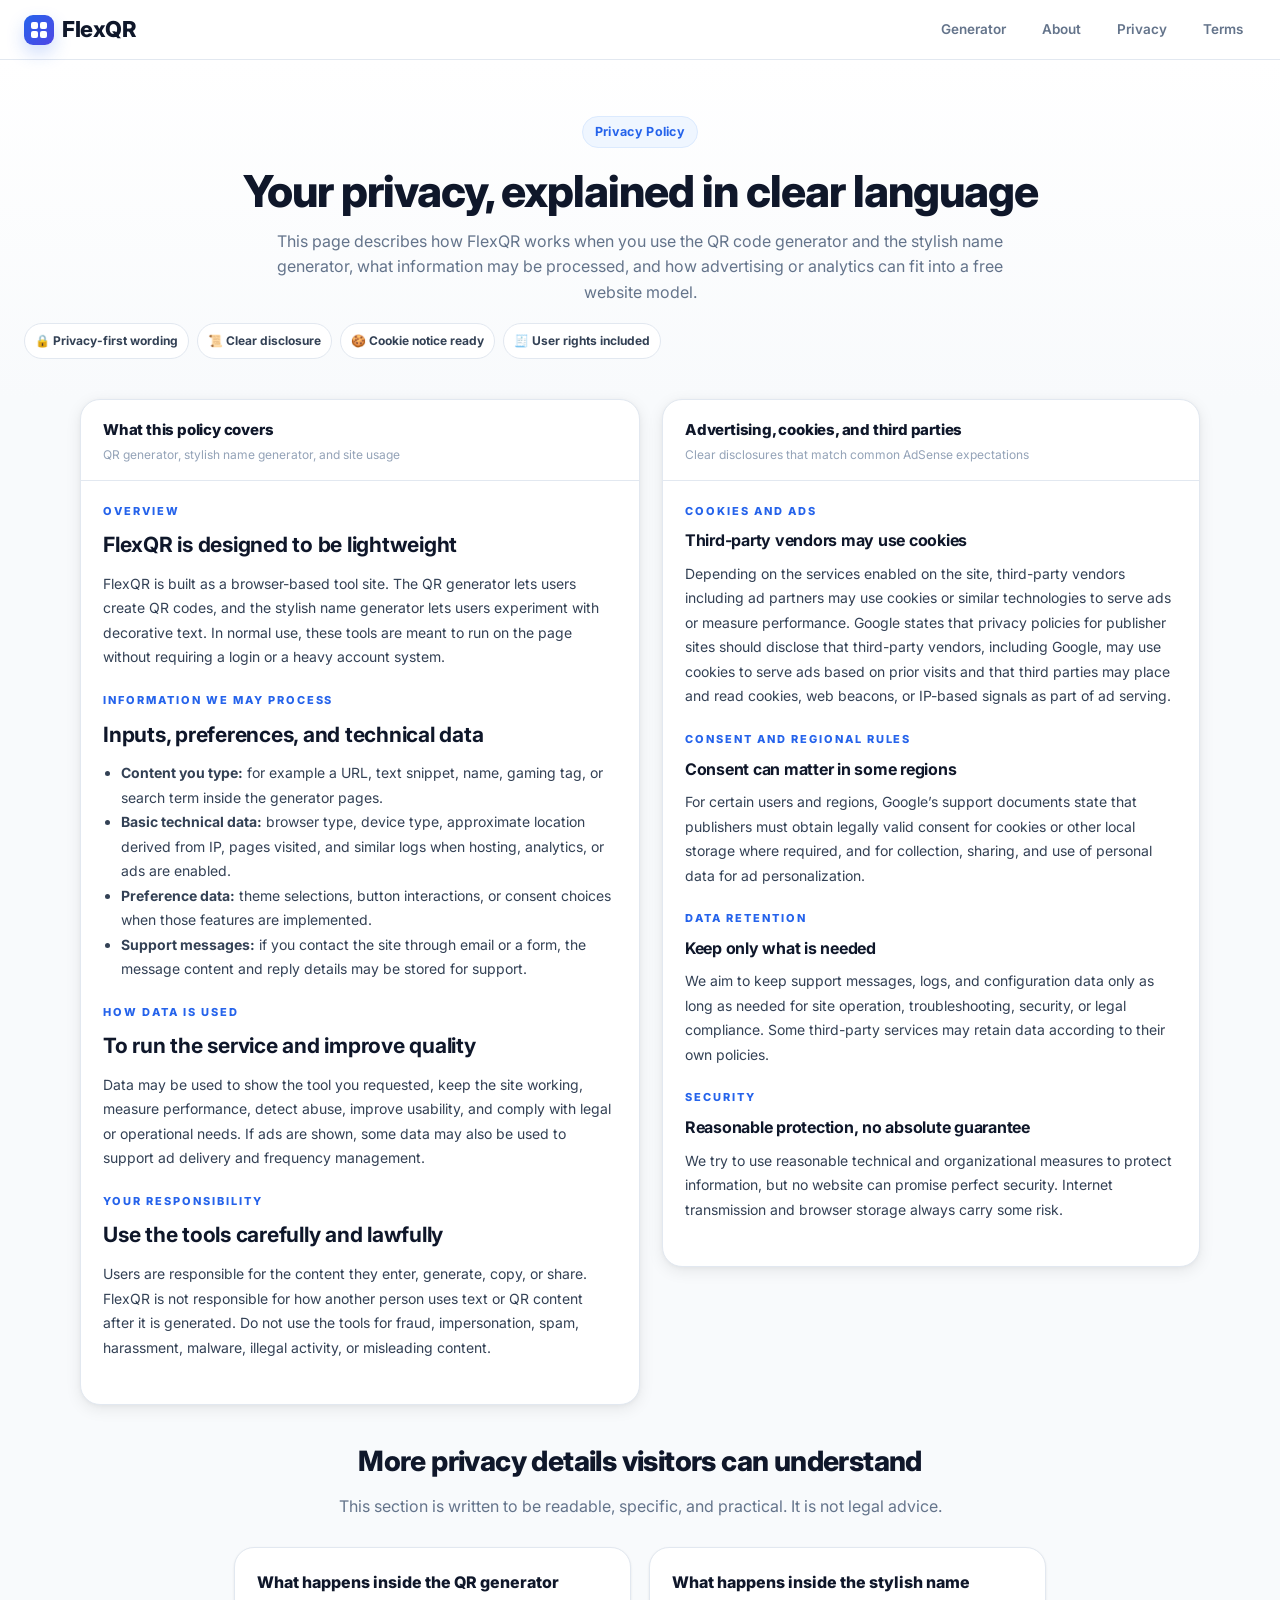
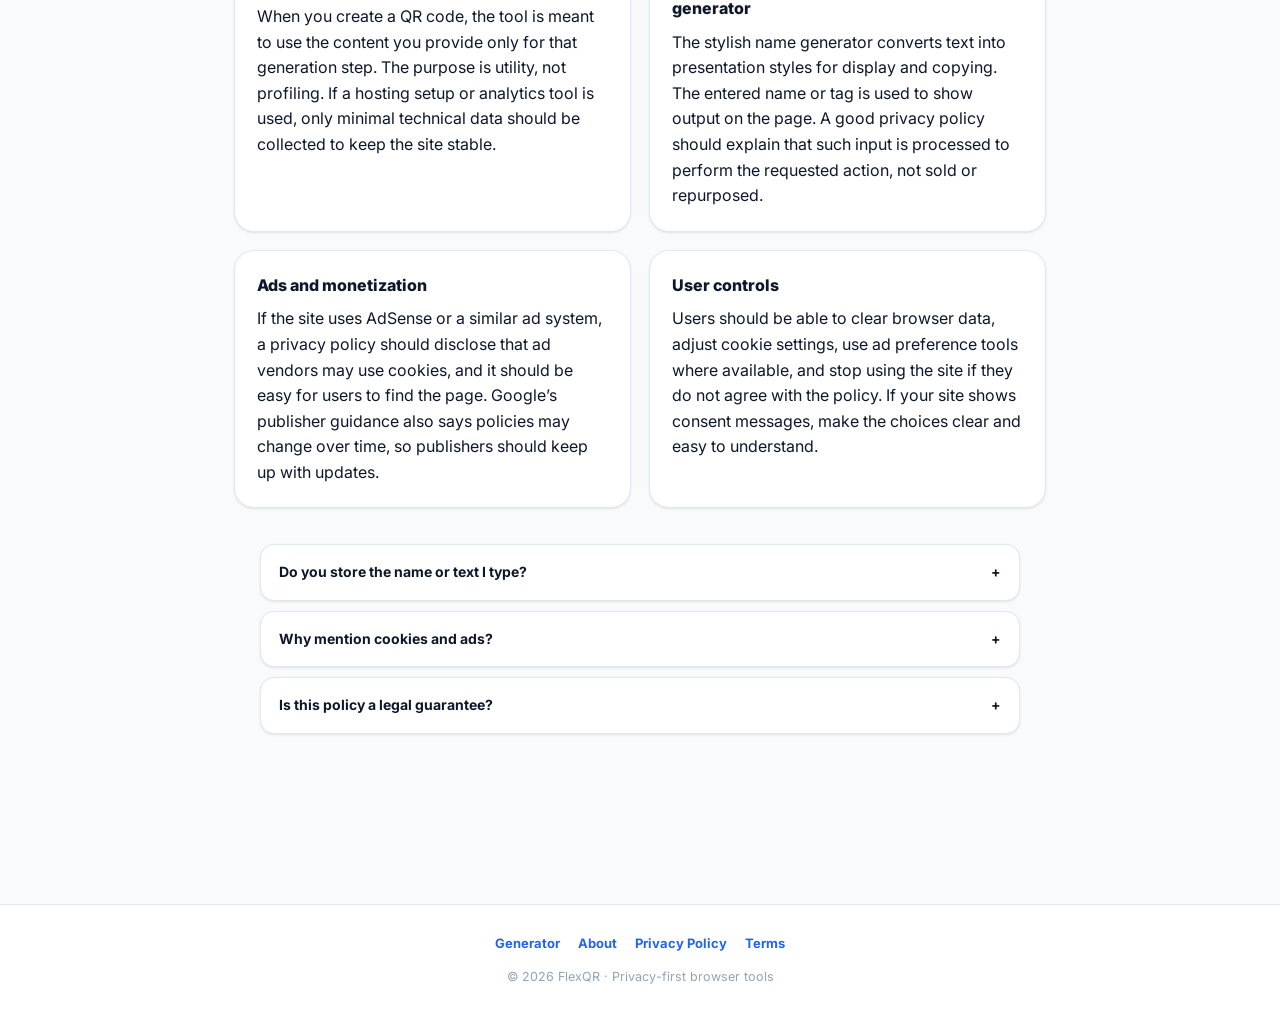
<file: privacy.html>
<!DOCTYPE html>
<html lang="en">
<head>
<meta charset="UTF-8" />
<meta name="viewport" content="width=device-width, initial-scale=1.0" />
<title>Privacy Policy | FlexQR</title>
<meta name="description" content="Privacy Policy for FlexQR. Learn what information may be collected, how QR and stylish name tools work, how ads and analytics may operate, and what your rights are." />
<link rel="preconnect" href="https://fonts.googleapis.com" />
<link href="https://fonts.googleapis.com/css2?family=Inter:wght@300;400;500;600;700;800;900&display=swap" rel="stylesheet" />
<style>
  :root {
    --blue: #2563eb;
    --blue-light: #3b82f6;
    --blue-pale: #eff6ff;
    --blue-mid: #dbeafe;
    --ink: #0f172a;
    --ink-soft: #334155;
    --ink-muted: #64748b;
    --ink-faint: #94a3b8;
    --line: #e2e8f0;
    --line-soft: #f1f5f9;
    --white: #ffffff;
    --surface: #f8fafc;
    --card: #ffffff;
    --radius-sm: 8px;
    --radius: 14px;
    --radius-lg: 20px;
    --shadow-sm: 0 1px 3px rgba(0,0,0,.06), 0 1px 2px rgba(0,0,0,.04);
    --shadow: 0 4px 16px rgba(0,0,0,.08), 0 1px 4px rgba(0,0,0,.04);
    --transition: 180ms cubic-bezier(.4,0,.2,1);
  }
  *,*::before,*::after{box-sizing:border-box;margin:0;padding:0}
  html{scroll-behavior:smooth;font-size:16px}
  body{font-family:'Inter',sans-serif;background:var(--surface);color:var(--ink);line-height:1.6;-webkit-font-smoothing:antialiased}
  a{text-decoration:none}
  .navbar{position:sticky;top:0;z-index:100;background:rgba(255,255,255,.92);backdrop-filter:blur(16px);border-bottom:1px solid var(--line);padding:0 24px;height:60px;display:flex;align-items:center;justify-content:space-between}
  .nav-logo{font-weight:800;font-size:22px;color:var(--ink);letter-spacing:-.5px;display:flex;align-items:center;gap:8px}
  .nav-logo-mark{width:30px;height:30px;border-radius:9px;background:linear-gradient(135deg,var(--blue),#4f46e5);display:inline-flex;align-items:center;justify-content:center;box-shadow:0 8px 18px rgba(37,99,235,.22);flex-shrink:0}
  .nav-logo-mark .qr-mini{width:16px;height:16px;display:grid;grid-template-columns:repeat(2,1fr);gap:2px}
  .nav-logo-mark .qr-mini span{width:7px;height:7px;border-radius:2px;background:#fff;display:block}
  .nav-links{display:flex;gap:10px;flex-wrap:wrap;align-items:center}
  .nav-link{font-size:13.5px;font-weight:600;color:var(--ink-muted);padding:7px 12px;border-radius:8px;border:1px solid transparent;transition:all var(--transition)}
  .nav-link:hover{color:var(--ink);background:var(--line-soft);border-color:var(--line)}
  .hero{padding:56px 24px 40px;background:linear-gradient(180deg,#fff 0%,var(--surface) 100%);text-align:center}
  .hero-badge{display:inline-flex;align-items:center;gap:6px;background:var(--blue-pale);color:var(--blue);font-size:12.5px;font-weight:700;padding:5px 12px;border-radius:999px;border:1px solid var(--blue-mid);margin-bottom:18px;letter-spacing:.3px}
  .hero h1{font-size:clamp(28px,5vw,44px);font-weight:800;letter-spacing:-1px;line-height:1.15;color:var(--ink);margin-bottom:12px}
  .hero p{font-size:16px;color:var(--ink-muted);max-width:760px;margin:0 auto 18px}
  .wrap{max-width:1160px;margin:0 auto;padding:0 20px 80px}
  .grid{display:grid;grid-template-columns:1.02fr .98fr;gap:22px;align-items:start}
  .card{background:var(--card);border:1px solid var(--line);border-radius:var(--radius-lg);box-shadow:var(--shadow);overflow:hidden}
  .card-header{padding:18px 22px 16px;border-bottom:1px solid var(--line);display:flex;align-items:center;justify-content:space-between;gap:12px}
  .card-title{font-size:15px;font-weight:800;letter-spacing:-.2px}
  .card-sub{font-size:12px;color:var(--ink-faint);margin-top:3px}
  .content{padding:22px}
  .section{margin-bottom:22px}
  .eyebrow{font-size:11px;font-weight:800;letter-spacing:.18em;text-transform:uppercase;color:var(--blue);margin-bottom:8px}
  .content h2,.content h3{color:var(--ink);letter-spacing:-.25px}
  .content h2{font-size:21px;margin:0 0 10px}
  .content h3{font-size:16px;margin:0 0 8px}
  .content p,.content li{color:var(--ink-soft);line-height:1.75;font-size:14px}
  .content ul{padding-left:18px}
  .badge-row{display:flex;flex-wrap:wrap;gap:8px;margin-top:14px}
  .badge{display:inline-flex;align-items:center;gap:6px;background:#fff;border:1px solid var(--line);color:var(--ink-soft);padding:7px 10px;border-radius:999px;font-size:12px;font-weight:700}
  .badge strong{color:var(--blue)}
  .seo{max-width:860px;margin:0 auto 90px;padding:0 24px}
  .seo h2{font-size:28px;font-weight:800;letter-spacing:-.6px;color:var(--ink);text-align:center;margin-bottom:10px}
  .seo p.lead{text-align:center;color:var(--ink-muted);margin-bottom:28px}
  .seo-grid{display:grid;grid-template-columns:repeat(2,1fr);gap:18px}
  .seo-card{background:#fff;border:1px solid var(--line);border-radius:var(--radius-lg);padding:22px;box-shadow:var(--shadow-sm)}
  .seo-card h3{font-size:16px;font-weight:800;margin-bottom:8px}
  .faq-list{max-width:760px;margin:36px auto 0}
  .faq-item{border:1px solid var(--line);border-radius:14px;background:#fff;margin-bottom:10px;overflow:hidden;box-shadow:var(--shadow-sm)}
  .faq-q{width:100%;background:none;border:none;padding:16px 18px;text-align:left;display:flex;justify-content:space-between;align-items:center;gap:12px;font:inherit;font-size:14px;font-weight:700;color:var(--ink);cursor:pointer}
  .faq-a{max-height:0;overflow:hidden;transition:max-height .3s ease,padding .3s ease}
  .faq-item.open .faq-a{max-height:260px;padding:0 18px 16px}
  .footer{border-top:1px solid var(--line);padding:28px 24px;text-align:center;font-size:12.5px;color:var(--ink-faint);background:#fff}
  .footer-links{display:flex;gap:18px;justify-content:center;flex-wrap:wrap;margin-bottom:14px}
  .footer-links a{color:var(--blue);font-weight:700;font-size:13px}
  @media (max-width: 980px){.grid,.seo-grid{grid-template-columns:1fr}}
  @media (max-width: 640px){.hero{padding:36px 16px 28px}.navbar{padding:0 16px}}
</style>
</head>
<body>
<nav class="navbar">
  <a href="index.html" class="nav-logo"><span class="nav-logo-mark" aria-hidden="true"><span class="qr-mini"><span></span><span></span><span></span><span></span></span></span>FlexQR</a>
  <div class="nav-links"><a class="nav-link" href="index.html">Generator</a><a class="nav-link" href="about.html">About</a><a class="nav-link" href="privacy.html">Privacy</a><a class="nav-link" href="terms.html">Terms</a></div>
</nav>

<header class="hero">
  <div class="hero-badge">Privacy Policy</div>
  <h1>Your privacy, explained in clear language</h1>
  <p>This page describes how FlexQR works when you use the QR code generator and the stylish name generator, what information may be processed, and how advertising or analytics can fit into a free website model.</p>
  <div class="badge-row">
    <span class="badge">🔒 Privacy-first wording</span>
    <span class="badge">📜 Clear disclosure</span>
    <span class="badge">🍪 Cookie notice ready</span>
    <span class="badge">🧾 User rights included</span>
  </div>
</header>

<main class="wrap">
  <div class="grid">
    <article class="card">
      <div class="card-header">
        <div>
          <div class="card-title">What this policy covers</div>
          <div class="card-sub">QR generator, stylish name generator, and site usage</div>
        </div>
      </div>
      <div class="content">
        <div class="section">
          <div class="eyebrow">Overview</div>
          <h2>FlexQR is designed to be lightweight</h2>
          <p>FlexQR is built as a browser-based tool site. The QR generator lets users create QR codes, and the stylish name generator lets users experiment with decorative text. In normal use, these tools are meant to run on the page without requiring a login or a heavy account system.</p>
        </div>

        <div class="section">
          <div class="eyebrow">Information we may process</div>
          <h2>Inputs, preferences, and technical data</h2>
          <ul>
            <li><strong>Content you type:</strong> for example a URL, text snippet, name, gaming tag, or search term inside the generator pages.</li>
            <li><strong>Basic technical data:</strong> browser type, device type, approximate location derived from IP, pages visited, and similar logs when hosting, analytics, or ads are enabled.</li>
            <li><strong>Preference data:</strong> theme selections, button interactions, or consent choices when those features are implemented.</li>
            <li><strong>Support messages:</strong> if you contact the site through email or a form, the message content and reply details may be stored for support.</li>
          </ul>
        </div>

        <div class="section">
          <div class="eyebrow">How data is used</div>
          <h2>To run the service and improve quality</h2>
          <p>Data may be used to show the tool you requested, keep the site working, measure performance, detect abuse, improve usability, and comply with legal or operational needs. If ads are shown, some data may also be used to support ad delivery and frequency management.</p>
        </div>

        <div class="section">
          <div class="eyebrow">Your responsibility</div>
          <h2>Use the tools carefully and lawfully</h2>
          <p>Users are responsible for the content they enter, generate, copy, or share. FlexQR is not responsible for how another person uses text or QR content after it is generated. Do not use the tools for fraud, impersonation, spam, harassment, malware, illegal activity, or misleading content.</p>
        </div>
      </div>
    </article>

    <article class="card">
      <div class="card-header">
        <div>
          <div class="card-title">Advertising, cookies, and third parties</div>
          <div class="card-sub">Clear disclosures that match common AdSense expectations</div>
        </div>
      </div>
      <div class="content">
        <div class="section">
          <div class="eyebrow">Cookies and ads</div>
          <h3>Third-party vendors may use cookies</h3>
          <p>Depending on the services enabled on the site, third-party vendors including ad partners may use cookies or similar technologies to serve ads or measure performance. Google states that privacy policies for publisher sites should disclose that third-party vendors, including Google, may use cookies to serve ads based on prior visits and that third parties may place and read cookies, web beacons, or IP-based signals as part of ad serving.</p>
        </div>

        <div class="section">
          <div class="eyebrow">Consent and regional rules</div>
          <h3>Consent can matter in some regions</h3>
          <p>For certain users and regions, Google’s support documents state that publishers must obtain legally valid consent for cookies or other local storage where required, and for collection, sharing, and use of personal data for ad personalization.</p>
        </div>

        <div class="section">
          <div class="eyebrow">Data retention</div>
          <h3>Keep only what is needed</h3>
          <p>We aim to keep support messages, logs, and configuration data only as long as needed for site operation, troubleshooting, security, or legal compliance. Some third-party services may retain data according to their own policies.</p>
        </div>

        <div class="section">
          <div class="eyebrow">Security</div>
          <h3>Reasonable protection, no absolute guarantee</h3>
          <p>We try to use reasonable technical and organizational measures to protect information, but no website can promise perfect security. Internet transmission and browser storage always carry some risk.</p>
        </div>
      </div>
    </article>
  </div>

  <section class="seo" style="margin-top:34px;">
    <h2>More privacy details visitors can understand</h2>
    <p class="lead">This section is written to be readable, specific, and practical. It is not legal advice.</p>
    <div class="seo-grid">
      <div class="seo-card">
        <h3>What happens inside the QR generator</h3>
        <p>When you create a QR code, the tool is meant to use the content you provide only for that generation step. The purpose is utility, not profiling. If a hosting setup or analytics tool is used, only minimal technical data should be collected to keep the site stable.</p>
      </div>
      <div class="seo-card">
        <h3>What happens inside the stylish name generator</h3>
        <p>The stylish name generator converts text into presentation styles for display and copying. The entered name or tag is used to show output on the page. A good privacy policy should explain that such input is processed to perform the requested action, not sold or repurposed.</p>
      </div>
      <div class="seo-card">
        <h3>Ads and monetization</h3>
        <p>If the site uses AdSense or a similar ad system, a privacy policy should disclose that ad vendors may use cookies, and it should be easy for users to find the page. Google’s publisher guidance also says policies may change over time, so publishers should keep up with updates.</p>
      </div>
      <div class="seo-card">
        <h3>User controls</h3>
        <p>Users should be able to clear browser data, adjust cookie settings, use ad preference tools where available, and stop using the site if they do not agree with the policy. If your site shows consent messages, make the choices clear and easy to understand.</p>
      </div>
    </div>

    <div class="faq-list">
      <div class="faq-item">
        <button class="faq-q" type="button">Do you store the name or text I type?<span>+</span></button>
        <div class="faq-a"><p>The intent is to use it only to generate the requested output. If any data is stored for support, security, or analytics, the policy should describe that clearly and keep the amount minimal.</p></div>
      </div>
      <div class="faq-item">
        <button class="faq-q" type="button">Why mention cookies and ads?<span>+</span></button>
        <div class="faq-a"><p>Because publisher guidance from Google says privacy policies should disclose cookie-based ad serving and related third-party data use when ad systems are enabled.</p></div>
      </div>
      <div class="faq-item">
        <button class="faq-q" type="button">Is this policy a legal guarantee?<span>+</span></button>
        <div class="faq-a"><p>No. It is a practical privacy policy draft written to be clear and conservative. A final legal review is still smart before publishing a monetized site.</p></div>
      </div>
    </div>
  </section>
</main>

<footer class="footer">
  <div class="footer-links"><a href="index.html">Generator</a><a href="about.html">About</a><a href="privacy.html">Privacy Policy</a><a href="terms.html">Terms</a></div>
  <p>© 2026 FlexQR · Privacy-first browser tools</p>
</footer>

<script>
document.querySelectorAll('.faq-item').forEach(item => {
  const btn = item.querySelector('.faq-q');
  btn.addEventListener('click', () => item.classList.toggle('open'));
});
</script>
</body>
</html>
</file>
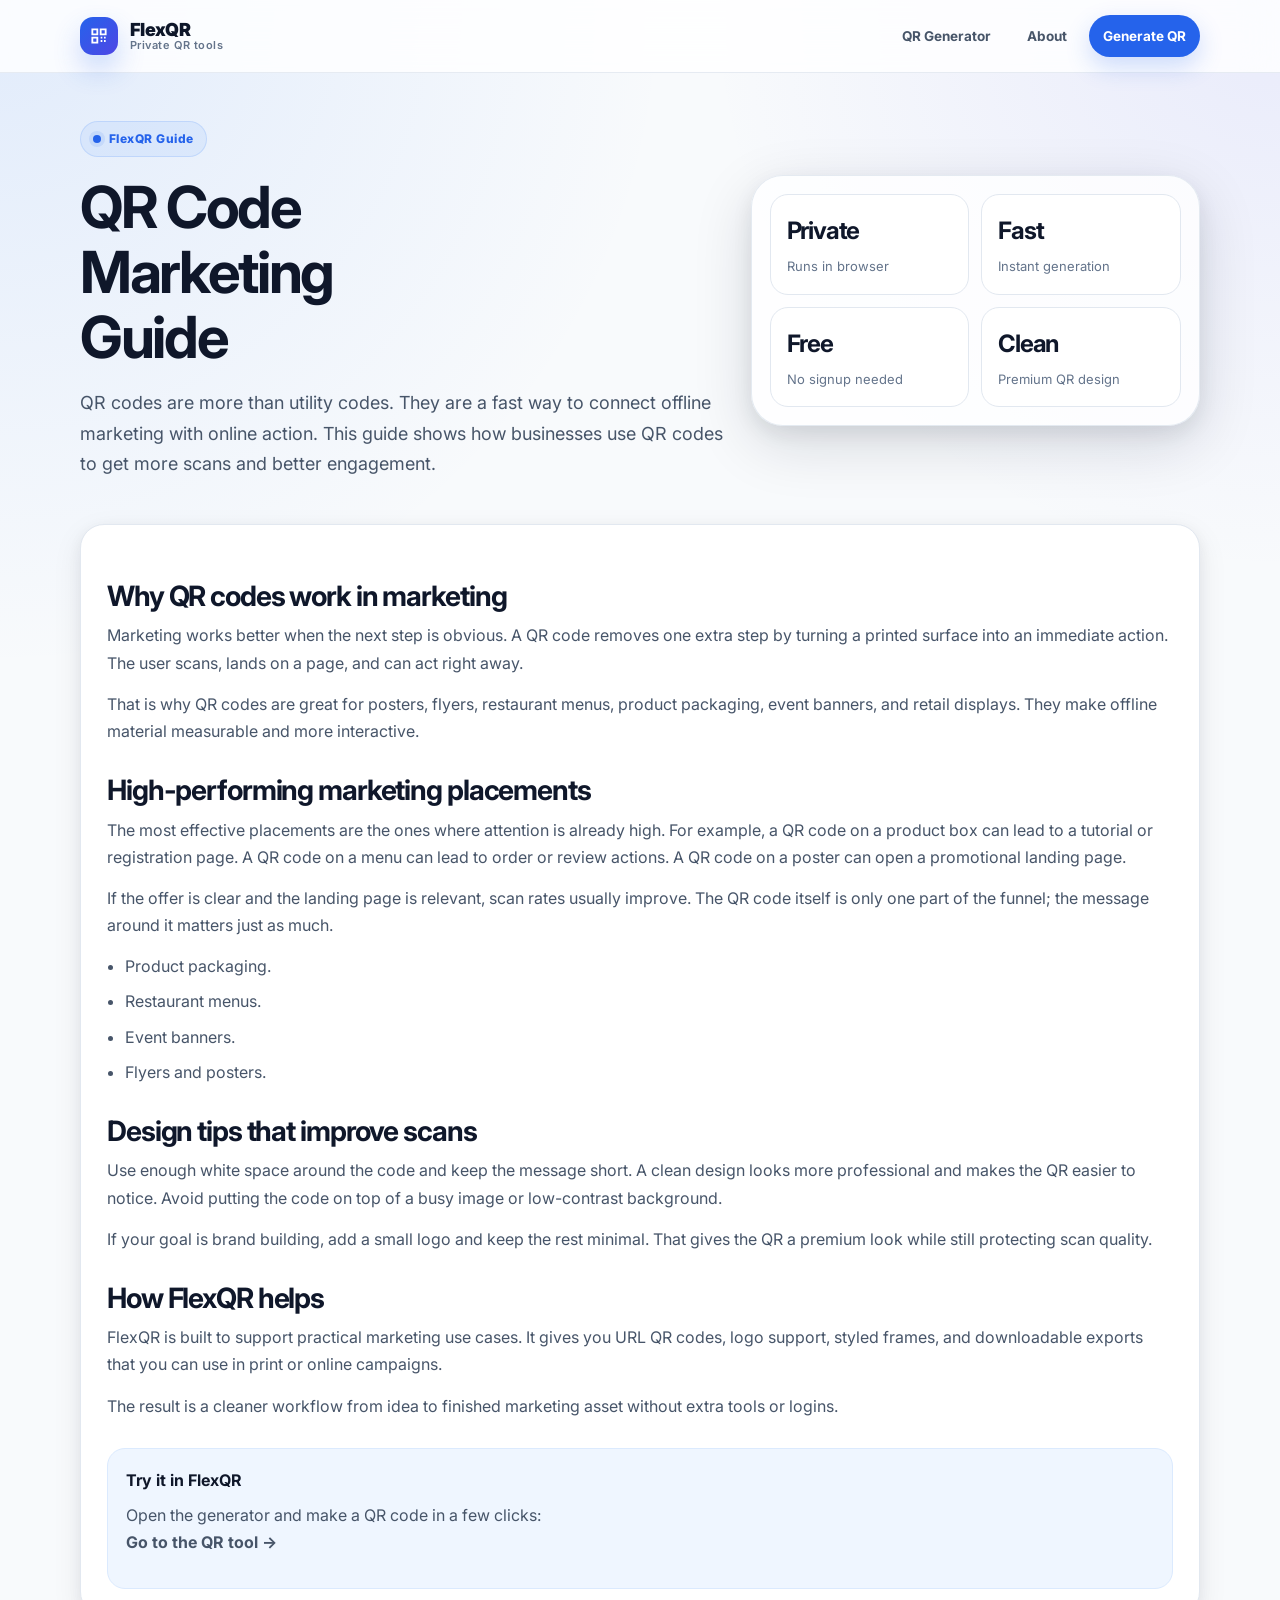
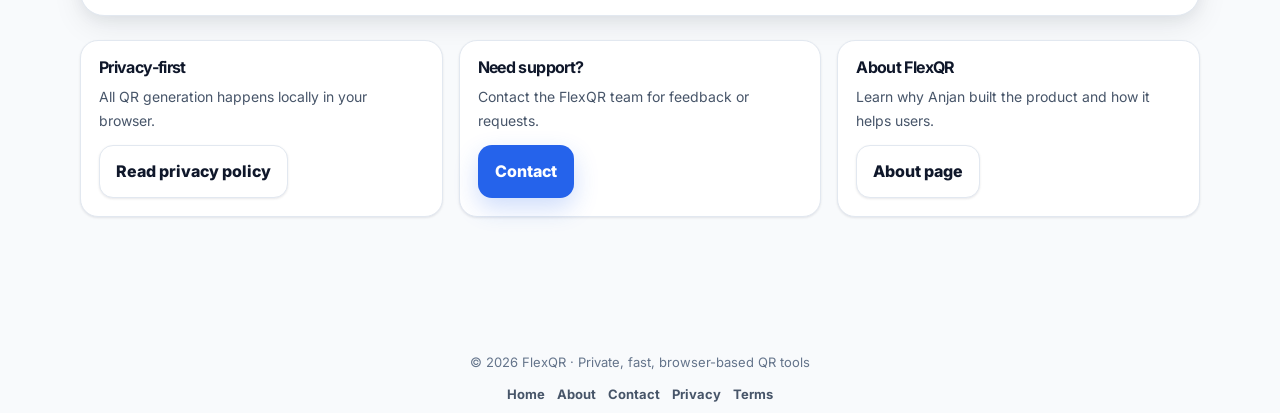
<file: qr-code-marketing.html>
<!DOCTYPE html>
<html lang="en">
<head>
<meta charset="UTF-8" />
<meta name="viewport" content="width=device-width, initial-scale=1.0" />
<title>QR Code Marketing Guide | FlexQR</title>
<meta name="description" content="Use QR codes in marketing for posters, flyers, menus, packaging, and offline-to-online campaigns." />
<meta name="robots" content="index,follow" />
<link rel="preconnect" href="https://fonts.googleapis.com" />
<link href="https://fonts.googleapis.com/css2?family=Inter:wght@400;500;600;700;800;900&display=swap" rel="stylesheet" />
<style>
  :root {
    --bg:#f8fafc; --surface:#fff; --border:#e2e8f0; --text:#0f172a; --muted:#475569; --soft:#64748b; --blue:#2563eb; --blue-2:#3b82f6; --blue-3:#dbeafe; --blue-4:#eff6ff;
    --shadow-sm:0 1px 3px rgba(15,23,42,.06), 0 1px 2px rgba(15,23,42,.04);
    --shadow:0 10px 30px rgba(15,23,42,.08), 0 4px 14px rgba(15,23,42,.05);
    --shadow-lg:0 18px 60px rgba(15,23,42,.14), 0 8px 20px rgba(15,23,42,.08);
    --radius:16px; --radius-lg:24px; --radius-xl:32px;
  }
  *,*::before,*::after{box-sizing:border-box;margin:0;padding:0}
  html{scroll-behavior:smooth}
  body{margin:0;font-family:Inter,system-ui,-apple-system,Segoe UI,Roboto,Arial,sans-serif;background:radial-gradient(circle at top left, rgba(59,130,246,.12), transparent 28%), radial-gradient(circle at top right, rgba(99,102,241,.10), transparent 24%), var(--bg); color:var(--text); line-height:1.7; overflow-x:hidden; -webkit-font-smoothing:antialiased; text-rendering:optimizeLegibility;}
  a{color:inherit;text-decoration:none}
  .container{width:min(1120px, calc(100% - 32px)); margin:0 auto}
  .navbar{position:sticky;top:0;z-index:100;backdrop-filter:blur(18px);background:rgba(255,255,255,.82);border-bottom:1px solid rgba(226,232,240,.86)}
  .nav-inner{height:72px;display:flex;align-items:center;justify-content:space-between;gap:18px}
  .brand{display:inline-flex;align-items:center;gap:12px;font-weight:900;letter-spacing:-.04em}
  .brand-mark{width:38px;height:38px;border-radius:13px;background:linear-gradient(135deg,var(--blue),#4f46e5);box-shadow:0 14px 28px rgba(37,99,235,.24);display:grid;place-items:center;color:#fff;flex:0 0 auto}
  .brand-mark svg{width:20px;height:20px;stroke:currentColor;fill:none;stroke-width:2.2}
  .brand-text{display:flex;flex-direction:column;line-height:1.05}
  .brand-text span:first-child{font-size:18px}
  .brand-text small{font-size:11px;color:var(--soft);font-weight:600;letter-spacing:.04em}
  .nav-links{display:flex;flex-wrap:wrap;gap:8px;align-items:center}
  .nav-link{color:var(--muted);font-size:13.5px;font-weight:700;padding:9px 13px;border-radius:999px;border:1px solid transparent;transition:.18s ease}
  .nav-link:hover{color:var(--text);background:#fff;border-color:var(--border);box-shadow:var(--shadow-sm)}
  .nav-cta{color:#fff;background:var(--blue);border-color:transparent!important;box-shadow:0 10px 24px rgba(37,99,235,.22)}
  .nav-cta:hover{background:#1d4ed8;color:#fff}
  .hero{padding:48px 0 26px}
  .eyebrow{display:inline-flex;align-items:center;gap:8px;background:rgba(59,130,246,.08);color:var(--blue);border:1px solid rgba(59,130,246,.16);padding:7px 12px;border-radius:999px;font-size:12px;font-weight:800;letter-spacing:.04em;margin-bottom:18px}
  .eyebrow::before{content:'';width:8px;height:8px;border-radius:50%;background:var(--blue);box-shadow:0 0 0 4px rgba(37,99,235,.10)}
  .hero-grid{display:grid;grid-template-columns:1.18fr .82fr;gap:24px;align-items:center}
  h1,h2,h3{line-height:1.12;letter-spacing:-.04em;margin:0}
  h1{font-size:clamp(34px,5vw,58px);max-width:10ch}
  h1 span{color:var(--blue)}
  .lead{font-size:18px;color:var(--muted);max-width:64ch;margin:18px 0 0}
  .hero-card{background:rgba(255,255,255,.78);border:1px solid rgba(226,232,240,.9);border-radius:var(--radius-xl);box-shadow:var(--shadow-lg);padding:18px}
  .hero-metrics{display:grid;grid-template-columns:repeat(2,1fr);gap:12px}
  .metric{background:#fff;border:1px solid var(--border);border-radius:18px;padding:16px}
  .metric strong{display:block;font-size:24px;letter-spacing:-.05em}
  .metric span{display:block;color:var(--soft);font-size:13px;margin-top:4px}
  .content{padding:18px 0 78px}
  .article{background:#fff;border:1px solid var(--border);border-radius:var(--radius-lg);box-shadow:var(--shadow);padding:26px}
  .article h2{font-size:28px;margin:30px 0 10px}
  .article h3{font-size:20px;margin:24px 0 8px}
  .article p{color:var(--muted);margin:0 0 14px}
  .article ul{padding-left:18px;color:var(--muted);margin:8px 0 14px}
  .article li{margin:8px 0}
  .callout{margin:28px 0 0;padding:18px;border-radius:18px;background:var(--blue-4);border:1px solid var(--blue-3)}
  .callout strong{display:block;margin-bottom:8px}
  .bottom-grid{display:grid;grid-template-columns:repeat(3,1fr);gap:16px;margin-top:24px}
  .mini-card{background:#fff;border:1px solid var(--border);border-radius:18px;padding:18px;box-shadow:var(--shadow-sm)}
  .mini-card h3{font-size:16px;margin-bottom:8px}
  .mini-card p{font-size:14px;color:var(--muted);margin:0 0 12px}
  .btn{display:inline-flex;align-items:center;justify-content:center;gap:8px;padding:12px 16px;border-radius:14px;border:1px solid transparent;font-weight:800;transition:.18s ease}
  .btn-primary{background:var(--blue);color:#fff;box-shadow:0 10px 24px rgba(37,99,235,.22)}
  .btn-primary:hover{background:#1d4ed8;transform:translateY(-1px)}
  .btn-secondary{background:#fff;color:var(--text);border-color:var(--border);box-shadow:var(--shadow-sm)}
  .btn-secondary:hover{border-color:#bfdbfe;background:var(--blue-4)}
  .footer{margin-top:34px;padding:22px 0 8px;text-align:center;color:var(--soft);font-size:13px}
  .footer-links{display:flex;gap:12px;justify-content:center;flex-wrap:wrap;margin-top:10px}
  .footer-links a{color:var(--muted);font-weight:700}
  .footer-links a:hover{color:var(--blue)}
  @media (max-width: 900px){ .hero-grid,.bottom-grid{grid-template-columns:1fr} .article{padding:20px} }
</style>
</head>
<body>
<nav class="navbar">
  <div class="container nav-inner">
    <a class="brand" href="index.html">
      <span class="brand-mark" aria-hidden="true"><svg viewBox="0 0 24 24"><path d="M4 4h6v6H4zM14 4h6v6h-6zM4 14h6v6H4zM14 14h2M18 14h2M14 18h2M18 18h2"/></svg></span>
      <span class="brand-text"><span>FlexQR</span><small>Private QR tools</small></span>
    </a>
    <div class="nav-links">
      <a class="nav-link" href="index.html">QR Generator</a>
      <a class="nav-link" href="about.html">About</a>
      <a class="nav-link nav-cta" href="index.html#generator">Generate QR</a>
    </div>
  </div>
</nav>
<header class="hero">
  <div class="container hero-grid">
    <div>
      <div class="eyebrow">FlexQR Guide</div>
      <h1>QR Code Marketing Guide</h1>
      <p class="lead">QR codes are more than utility codes. They are a fast way to connect offline marketing with online action. This guide shows how businesses use QR codes to get more scans and better engagement.</p>
    </div>
    <aside class="hero-card">
      <div class="hero-metrics">
        <div class="metric"><strong>Private</strong><span>Runs in browser</span></div>
        <div class="metric"><strong>Fast</strong><span>Instant generation</span></div>
        <div class="metric"><strong>Free</strong><span>No signup needed</span></div>
        <div class="metric"><strong>Clean</strong><span>Premium QR design</span></div>
      </div>
    </aside>
  </div>
</header>
<main class="content">
  <div class="container">
    <article class="article">
      <h2>Why QR codes work in marketing</h2>
      <p>Marketing works better when the next step is obvious. A QR code removes one extra step by turning a printed surface into an immediate action. The user scans, lands on a page, and can act right away.</p>
      <p>That is why QR codes are great for posters, flyers, restaurant menus, product packaging, event banners, and retail displays. They make offline material measurable and more interactive.</p>
      <h2>High-performing marketing placements</h2>
      <p>The most effective placements are the ones where attention is already high. For example, a QR code on a product box can lead to a tutorial or registration page. A QR code on a menu can lead to order or review actions. A QR code on a poster can open a promotional landing page.</p>
      <p>If the offer is clear and the landing page is relevant, scan rates usually improve. The QR code itself is only one part of the funnel; the message around it matters just as much.</p>
      <ul>
        <li>Product packaging.</li>
        <li>Restaurant menus.</li>
        <li>Event banners.</li>
        <li>Flyers and posters.</li>
      </ul>
      <h2>Design tips that improve scans</h2>
      <p>Use enough white space around the code and keep the message short. A clean design looks more professional and makes the QR easier to notice. Avoid putting the code on top of a busy image or low-contrast background.</p>
      <p>If your goal is brand building, add a small logo and keep the rest minimal. That gives the QR a premium look while still protecting scan quality.</p>
      <h2>How FlexQR helps</h2>
      <p>FlexQR is built to support practical marketing use cases. It gives you URL QR codes, logo support, styled frames, and downloadable exports that you can use in print or online campaigns.</p>
      <p>The result is a cleaner workflow from idea to finished marketing asset without extra tools or logins.</p>
      <div class="callout">
        <strong>Try it in FlexQR</strong>
        <p>Open the generator and make a QR code in a few clicks: <a href="index.html#generator"><strong>Go to the QR tool →</strong></a></p>
      </div>
    </article>

    <div class="bottom-grid">
      <div class="mini-card"><h3>Privacy-first</h3><p>All QR generation happens locally in your browser.</p><a class="btn btn-secondary" href="privacy.html">Read privacy policy</a></div>
      <div class="mini-card"><h3>Need support?</h3><p>Contact the FlexQR team for feedback or requests.</p><a class="btn btn-primary" href="contact.html">Contact</a></div>
      <div class="mini-card"><h3>About FlexQR</h3><p>Learn why Anjan built the product and how it helps users.</p><a class="btn btn-secondary" href="about.html">About page</a></div>
    </div>
  </div>
</main>
<footer class="footer">
  <div class="container">
    <div>© 2026 FlexQR · Private, fast, browser-based QR tools</div>
    <div class="footer-links">
      <a href="index.html">Home</a>
      <a href="about.html">About</a>
      <a href="contact.html">Contact</a>
      <a href="privacy.html">Privacy</a>
      <a href="terms.html">Terms</a>
    </div>
  </div>
</footer>
</body>
</html>
</file>
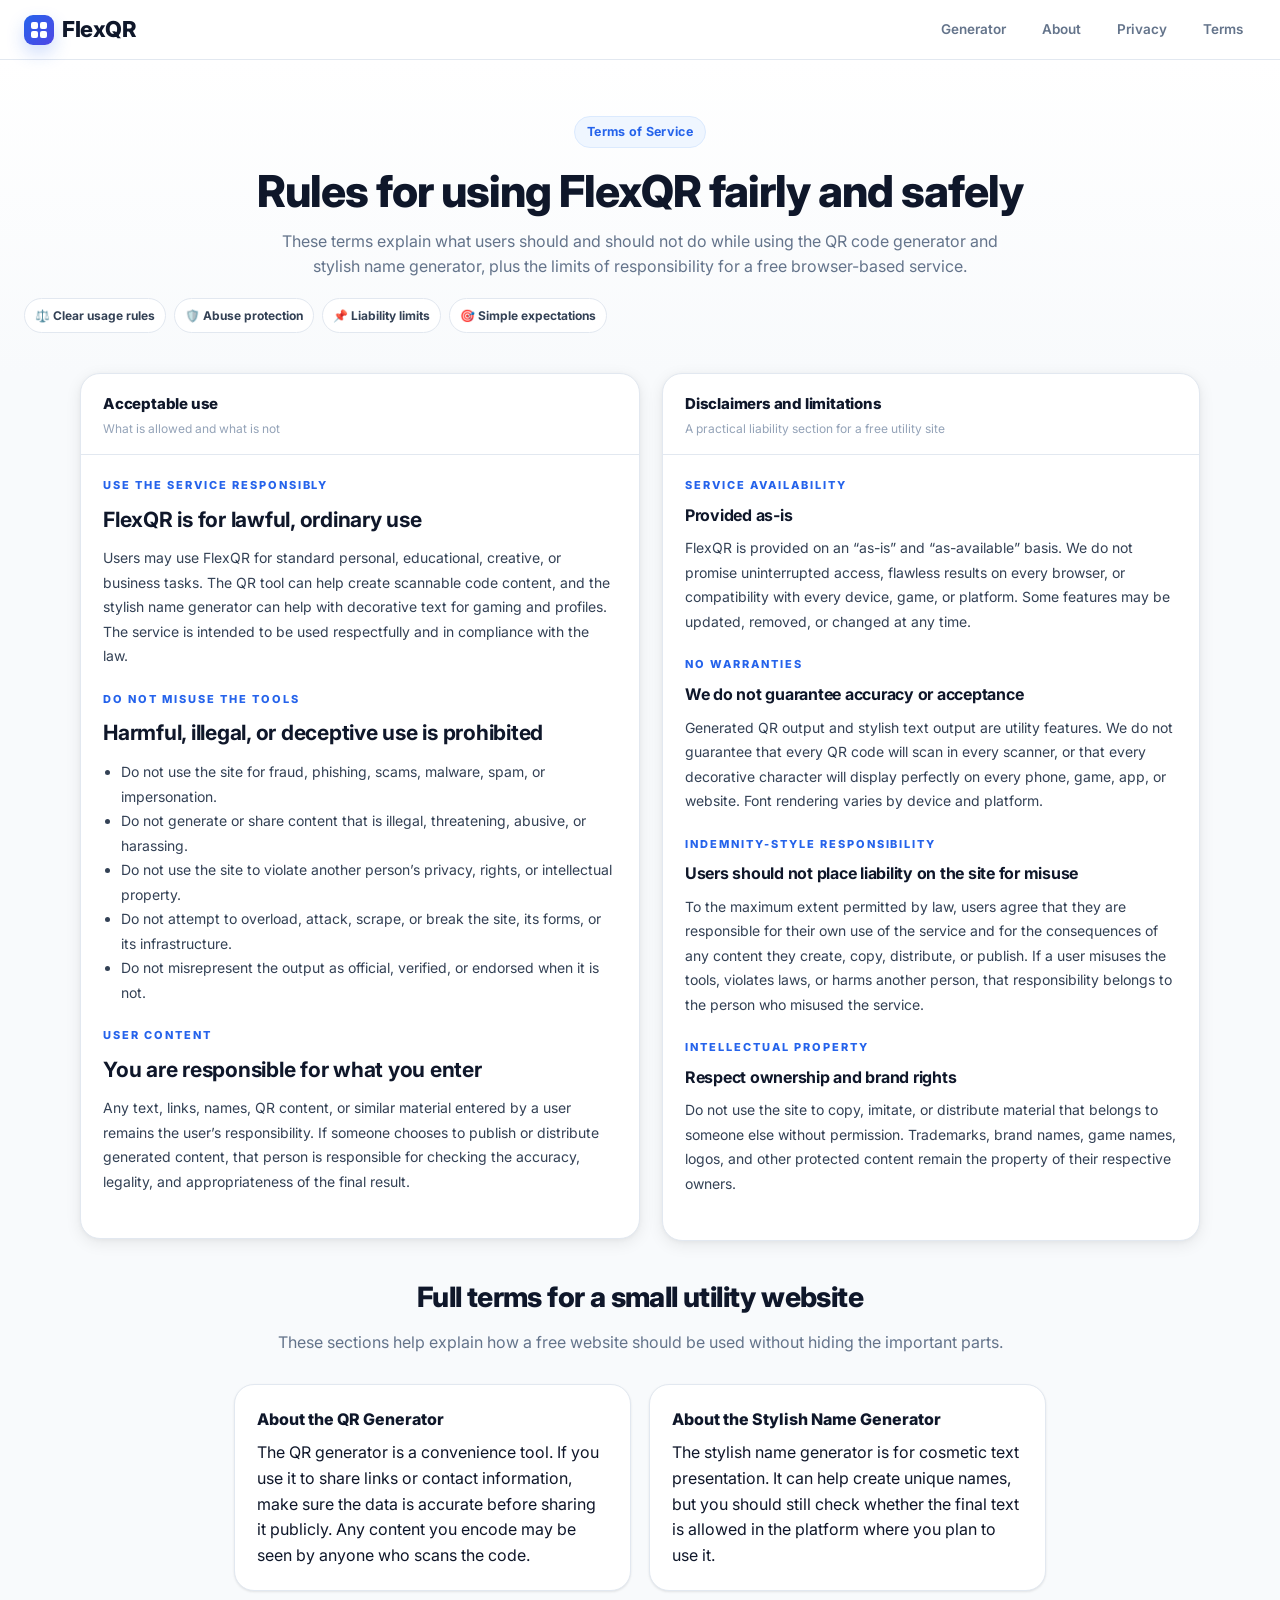
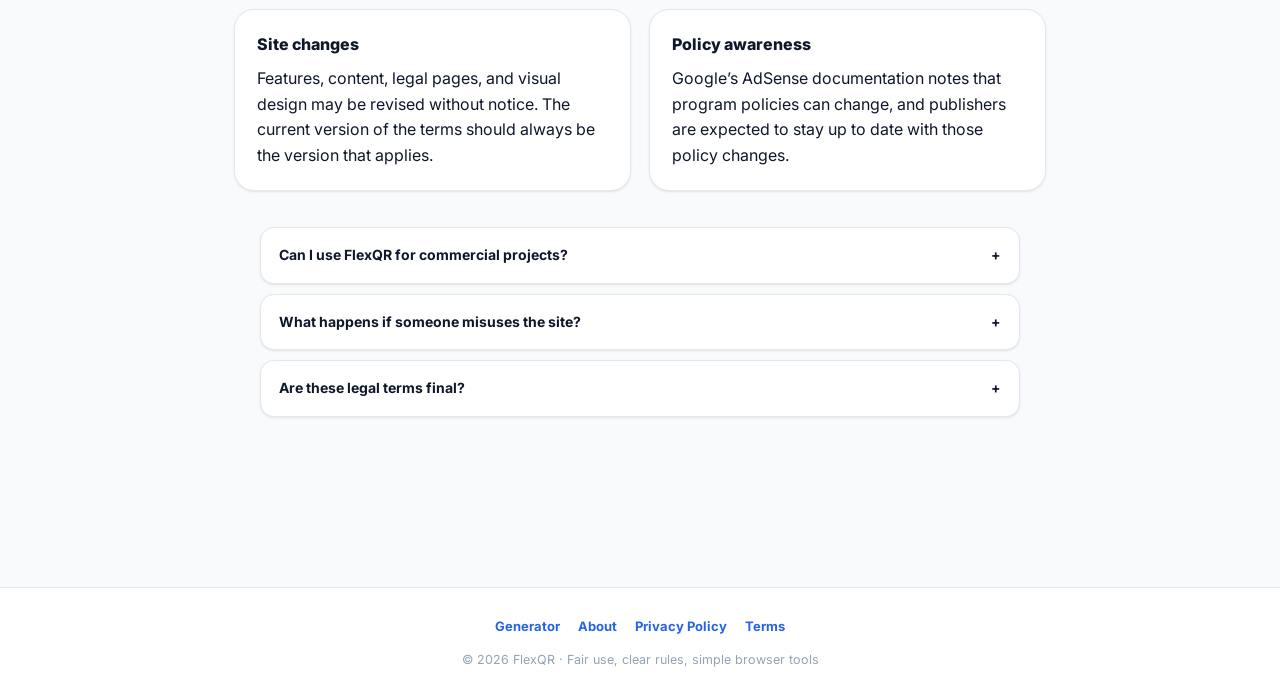
<file: terms.html>
<!DOCTYPE html>
<html lang="en">
<head>
<meta charset="UTF-8" />
<meta name="viewport" content="width=device-width, initial-scale=1.0" />
<title>Terms of Service | FlexQR</title>
<meta name="description" content="Read the FlexQR Terms of Service for the QR generator and stylish name generator, including acceptable use, user responsibility, disclaimers, and limitations." />
<link rel="preconnect" href="https://fonts.googleapis.com" />
<link href="https://fonts.googleapis.com/css2?family=Inter:wght@300;400;500;600;700;800;900&display=swap" rel="stylesheet" />
<style>
  :root {
    --blue: #2563eb;
    --blue-light: #3b82f6;
    --blue-pale: #eff6ff;
    --blue-mid: #dbeafe;
    --ink: #0f172a;
    --ink-soft: #334155;
    --ink-muted: #64748b;
    --ink-faint: #94a3b8;
    --line: #e2e8f0;
    --line-soft: #f1f5f9;
    --white: #ffffff;
    --surface: #f8fafc;
    --card: #ffffff;
    --radius-sm: 8px;
    --radius: 14px;
    --radius-lg: 20px;
    --shadow-sm: 0 1px 3px rgba(0,0,0,.06), 0 1px 2px rgba(0,0,0,.04);
    --shadow: 0 4px 16px rgba(0,0,0,.08), 0 1px 4px rgba(0,0,0,.04);
    --transition: 180ms cubic-bezier(.4,0,.2,1);
  }
  *,*::before,*::after{box-sizing:border-box;margin:0;padding:0}
  html{scroll-behavior:smooth;font-size:16px}
  body{font-family:'Inter',sans-serif;background:var(--surface);color:var(--ink);line-height:1.6;-webkit-font-smoothing:antialiased}
  a{text-decoration:none}
  .navbar{position:sticky;top:0;z-index:100;background:rgba(255,255,255,.92);backdrop-filter:blur(16px);border-bottom:1px solid var(--line);padding:0 24px;height:60px;display:flex;align-items:center;justify-content:space-between}
  .nav-logo{font-weight:800;font-size:22px;color:var(--ink);letter-spacing:-.5px;display:flex;align-items:center;gap:8px}
  .nav-logo-mark{width:30px;height:30px;border-radius:9px;background:linear-gradient(135deg,var(--blue),#4f46e5);display:inline-flex;align-items:center;justify-content:center;box-shadow:0 8px 18px rgba(37,99,235,.22);flex-shrink:0}
  .nav-logo-mark .qr-mini{width:16px;height:16px;display:grid;grid-template-columns:repeat(2,1fr);gap:2px}
  .nav-logo-mark .qr-mini span{width:7px;height:7px;border-radius:2px;background:#fff;display:block}
  .nav-links{display:flex;gap:10px;flex-wrap:wrap;align-items:center}
  .nav-link{font-size:13.5px;font-weight:600;color:var(--ink-muted);padding:7px 12px;border-radius:8px;border:1px solid transparent;transition:all var(--transition)}
  .nav-link:hover{color:var(--ink);background:var(--line-soft);border-color:var(--line)}
  .hero{padding:56px 24px 40px;background:linear-gradient(180deg,#fff 0%,var(--surface) 100%);text-align:center}
  .hero-badge{display:inline-flex;align-items:center;gap:6px;background:var(--blue-pale);color:var(--blue);font-size:12.5px;font-weight:700;padding:5px 12px;border-radius:999px;border:1px solid var(--blue-mid);margin-bottom:18px;letter-spacing:.3px}
  .hero h1{font-size:clamp(28px,5vw,44px);font-weight:800;letter-spacing:-1px;line-height:1.15;color:var(--ink);margin-bottom:12px}
  .hero p{font-size:16px;color:var(--ink-muted);max-width:760px;margin:0 auto 18px}
  .wrap{max-width:1160px;margin:0 auto;padding:0 20px 80px}
  .grid{display:grid;grid-template-columns:1.02fr .98fr;gap:22px;align-items:start}
  .card{background:var(--card);border:1px solid var(--line);border-radius:var(--radius-lg);box-shadow:var(--shadow);overflow:hidden}
  .card-header{padding:18px 22px 16px;border-bottom:1px solid var(--line);display:flex;align-items:center;justify-content:space-between;gap:12px}
  .card-title{font-size:15px;font-weight:800;letter-spacing:-.2px}
  .card-sub{font-size:12px;color:var(--ink-faint);margin-top:3px}
  .content{padding:22px}
  .section{margin-bottom:22px}
  .eyebrow{font-size:11px;font-weight:800;letter-spacing:.18em;text-transform:uppercase;color:var(--blue);margin-bottom:8px}
  .content h2,.content h3{color:var(--ink);letter-spacing:-.25px}
  .content h2{font-size:21px;margin:0 0 10px}
  .content h3{font-size:16px;margin:0 0 8px}
  .content p,.content li{color:var(--ink-soft);line-height:1.75;font-size:14px}
  .content ul{padding-left:18px}
  .badge-row{display:flex;flex-wrap:wrap;gap:8px;margin-top:14px}
  .badge{display:inline-flex;align-items:center;gap:6px;background:#fff;border:1px solid var(--line);color:var(--ink-soft);padding:7px 10px;border-radius:999px;font-size:12px;font-weight:700}
  .badge strong{color:var(--blue)}
  .seo{max-width:860px;margin:0 auto 90px;padding:0 24px}
  .seo h2{font-size:28px;font-weight:800;letter-spacing:-.6px;color:var(--ink);text-align:center;margin-bottom:10px}
  .seo p.lead{text-align:center;color:var(--ink-muted);margin-bottom:28px}
  .seo-grid{display:grid;grid-template-columns:repeat(2,1fr);gap:18px}
  .seo-card{background:#fff;border:1px solid var(--line);border-radius:var(--radius-lg);padding:22px;box-shadow:var(--shadow-sm)}
  .seo-card h3{font-size:16px;font-weight:800;margin-bottom:8px}
  .faq-list{max-width:760px;margin:36px auto 0}
  .faq-item{border:1px solid var(--line);border-radius:14px;background:#fff;margin-bottom:10px;overflow:hidden;box-shadow:var(--shadow-sm)}
  .faq-q{width:100%;background:none;border:none;padding:16px 18px;text-align:left;display:flex;justify-content:space-between;align-items:center;gap:12px;font:inherit;font-size:14px;font-weight:700;color:var(--ink);cursor:pointer}
  .faq-a{max-height:0;overflow:hidden;transition:max-height .3s ease,padding .3s ease}
  .faq-item.open .faq-a{max-height:300px;padding:0 18px 16px}
  .footer{border-top:1px solid var(--line);padding:28px 24px;text-align:center;font-size:12.5px;color:var(--ink-faint);background:#fff}
  .footer-links{display:flex;gap:18px;justify-content:center;flex-wrap:wrap;margin-bottom:14px}
  .footer-links a{color:var(--blue);font-weight:700;font-size:13px}
  @media (max-width: 980px){.grid,.seo-grid{grid-template-columns:1fr}}
  @media (max-width: 640px){.hero{padding:36px 16px 28px}.navbar{padding:0 16px}}
</style>
</head>
<body>
<nav class="navbar">
  <a href="index.html" class="nav-logo"><span class="nav-logo-mark" aria-hidden="true"><span class="qr-mini"><span></span><span></span><span></span><span></span></span></span>FlexQR</a>
  <div class="nav-links"><a class="nav-link" href="index.html">Generator</a><a class="nav-link" href="about.html">About</a><a class="nav-link" href="privacy.html">Privacy</a><a class="nav-link" href="terms.html">Terms</a></div>
</nav>

<header class="hero">
  <div class="hero-badge">Terms of Service</div>
  <h1>Rules for using FlexQR fairly and safely</h1>
  <p>These terms explain what users should and should not do while using the QR code generator and stylish name generator, plus the limits of responsibility for a free browser-based service.</p>
  <div class="badge-row">
    <span class="badge">⚖️ Clear usage rules</span>
    <span class="badge">🛡️ Abuse protection</span>
    <span class="badge">📌 Liability limits</span>
    <span class="badge">🎯 Simple expectations</span>
  </div>
</header>

<main class="wrap">
  <div class="grid">
    <article class="card">
      <div class="card-header">
        <div>
          <div class="card-title">Acceptable use</div>
          <div class="card-sub">What is allowed and what is not</div>
        </div>
      </div>
      <div class="content">
        <div class="section">
          <div class="eyebrow">Use the service responsibly</div>
          <h2>FlexQR is for lawful, ordinary use</h2>
          <p>Users may use FlexQR for standard personal, educational, creative, or business tasks. The QR tool can help create scannable code content, and the stylish name generator can help with decorative text for gaming and profiles. The service is intended to be used respectfully and in compliance with the law.</p>
        </div>

        <div class="section">
          <div class="eyebrow">Do not misuse the tools</div>
          <h2>Harmful, illegal, or deceptive use is prohibited</h2>
          <ul>
            <li>Do not use the site for fraud, phishing, scams, malware, spam, or impersonation.</li>
            <li>Do not generate or share content that is illegal, threatening, abusive, or harassing.</li>
            <li>Do not use the site to violate another person’s privacy, rights, or intellectual property.</li>
            <li>Do not attempt to overload, attack, scrape, or break the site, its forms, or its infrastructure.</li>
            <li>Do not misrepresent the output as official, verified, or endorsed when it is not.</li>
          </ul>
        </div>

        <div class="section">
          <div class="eyebrow">User content</div>
          <h2>You are responsible for what you enter</h2>
          <p>Any text, links, names, QR content, or similar material entered by a user remains the user’s responsibility. If someone chooses to publish or distribute generated content, that person is responsible for checking the accuracy, legality, and appropriateness of the final result.</p>
        </div>
      </div>
    </article>

    <article class="card">
      <div class="card-header">
        <div>
          <div class="card-title">Disclaimers and limitations</div>
          <div class="card-sub">A practical liability section for a free utility site</div>
        </div>
      </div>
      <div class="content">
        <div class="section">
          <div class="eyebrow">Service availability</div>
          <h3>Provided as-is</h3>
          <p>FlexQR is provided on an “as-is” and “as-available” basis. We do not promise uninterrupted access, flawless results on every browser, or compatibility with every device, game, or platform. Some features may be updated, removed, or changed at any time.</p>
        </div>

        <div class="section">
          <div class="eyebrow">No warranties</div>
          <h3>We do not guarantee accuracy or acceptance</h3>
          <p>Generated QR output and stylish text output are utility features. We do not guarantee that every QR code will scan in every scanner, or that every decorative character will display perfectly on every phone, game, app, or website. Font rendering varies by device and platform.</p>
        </div>

        <div class="section">
          <div class="eyebrow">Indemnity-style responsibility</div>
          <h3>Users should not place liability on the site for misuse</h3>
          <p>To the maximum extent permitted by law, users agree that they are responsible for their own use of the service and for the consequences of any content they create, copy, distribute, or publish. If a user misuses the tools, violates laws, or harms another person, that responsibility belongs to the person who misused the service.</p>
        </div>

        <div class="section">
          <div class="eyebrow">Intellectual property</div>
          <h3>Respect ownership and brand rights</h3>
          <p>Do not use the site to copy, imitate, or distribute material that belongs to someone else without permission. Trademarks, brand names, game names, logos, and other protected content remain the property of their respective owners.</p>
        </div>
      </div>
    </article>
  </div>

  <section class="seo" style="margin-top:34px;">
    <h2>Full terms for a small utility website</h2>
    <p class="lead">These sections help explain how a free website should be used without hiding the important parts.</p>
    <div class="seo-grid">
      <div class="seo-card">
        <h3>About the QR Generator</h3>
        <p>The QR generator is a convenience tool. If you use it to share links or contact information, make sure the data is accurate before sharing it publicly. Any content you encode may be seen by anyone who scans the code.</p>
      </div>
      <div class="seo-card">
        <h3>About the Stylish Name Generator</h3>
        <p>The stylish name generator is for cosmetic text presentation. It can help create unique names, but you should still check whether the final text is allowed in the platform where you plan to use it.</p>
      </div>
      <div class="seo-card">
        <h3>Site changes</h3>
        <p>Features, content, legal pages, and visual design may be revised without notice. The current version of the terms should always be the version that applies.</p>
      </div>
      <div class="seo-card">
        <h3>Policy awareness</h3>
        <p>Google’s AdSense documentation notes that program policies can change, and publishers are expected to stay up to date with those policy changes.</p>
      </div>
    </div>

    <div class="faq-list">
      <div class="faq-item">
        <button class="faq-q" type="button">Can I use FlexQR for commercial projects?<span>+</span></button>
        <div class="faq-a"><p>Yes, ordinary lawful use is fine. Still, you are responsible for checking your final content, respecting third-party rights, and making sure the output fits the platform where it is used.</p></div>
      </div>
      <div class="faq-item">
        <button class="faq-q" type="button">What happens if someone misuses the site?<span>+</span></button>
        <div class="faq-a"><p>The terms place responsibility on the user who performs the misuse. A clear terms page should say that the service is not responsible for unlawful, abusive, or deceptive user behavior.</p></div>
      </div>
      <div class="faq-item">
        <button class="faq-q" type="button">Are these legal terms final?<span>+</span></button>
        <div class="faq-a"><p>They are a strong practical draft. A local lawyer or compliance professional can review the final wording if you want to publish a monetized site with extra confidence.</p></div>
      </div>
    </div>
  </section>
</main>

<footer class="footer">
  <div class="footer-links"><a href="index.html">Generator</a><a href="about.html">About</a><a href="privacy.html">Privacy Policy</a><a href="terms.html">Terms</a></div>
  <p>© 2026 FlexQR · Fair use, clear rules, simple browser tools</p>
</footer>

<script>
document.querySelectorAll('.faq-item').forEach(item => {
  const btn = item.querySelector('.faq-q');
  btn.addEventListener('click', () => item.classList.toggle('open'));
});
</script>
</body>
</html>
</file>
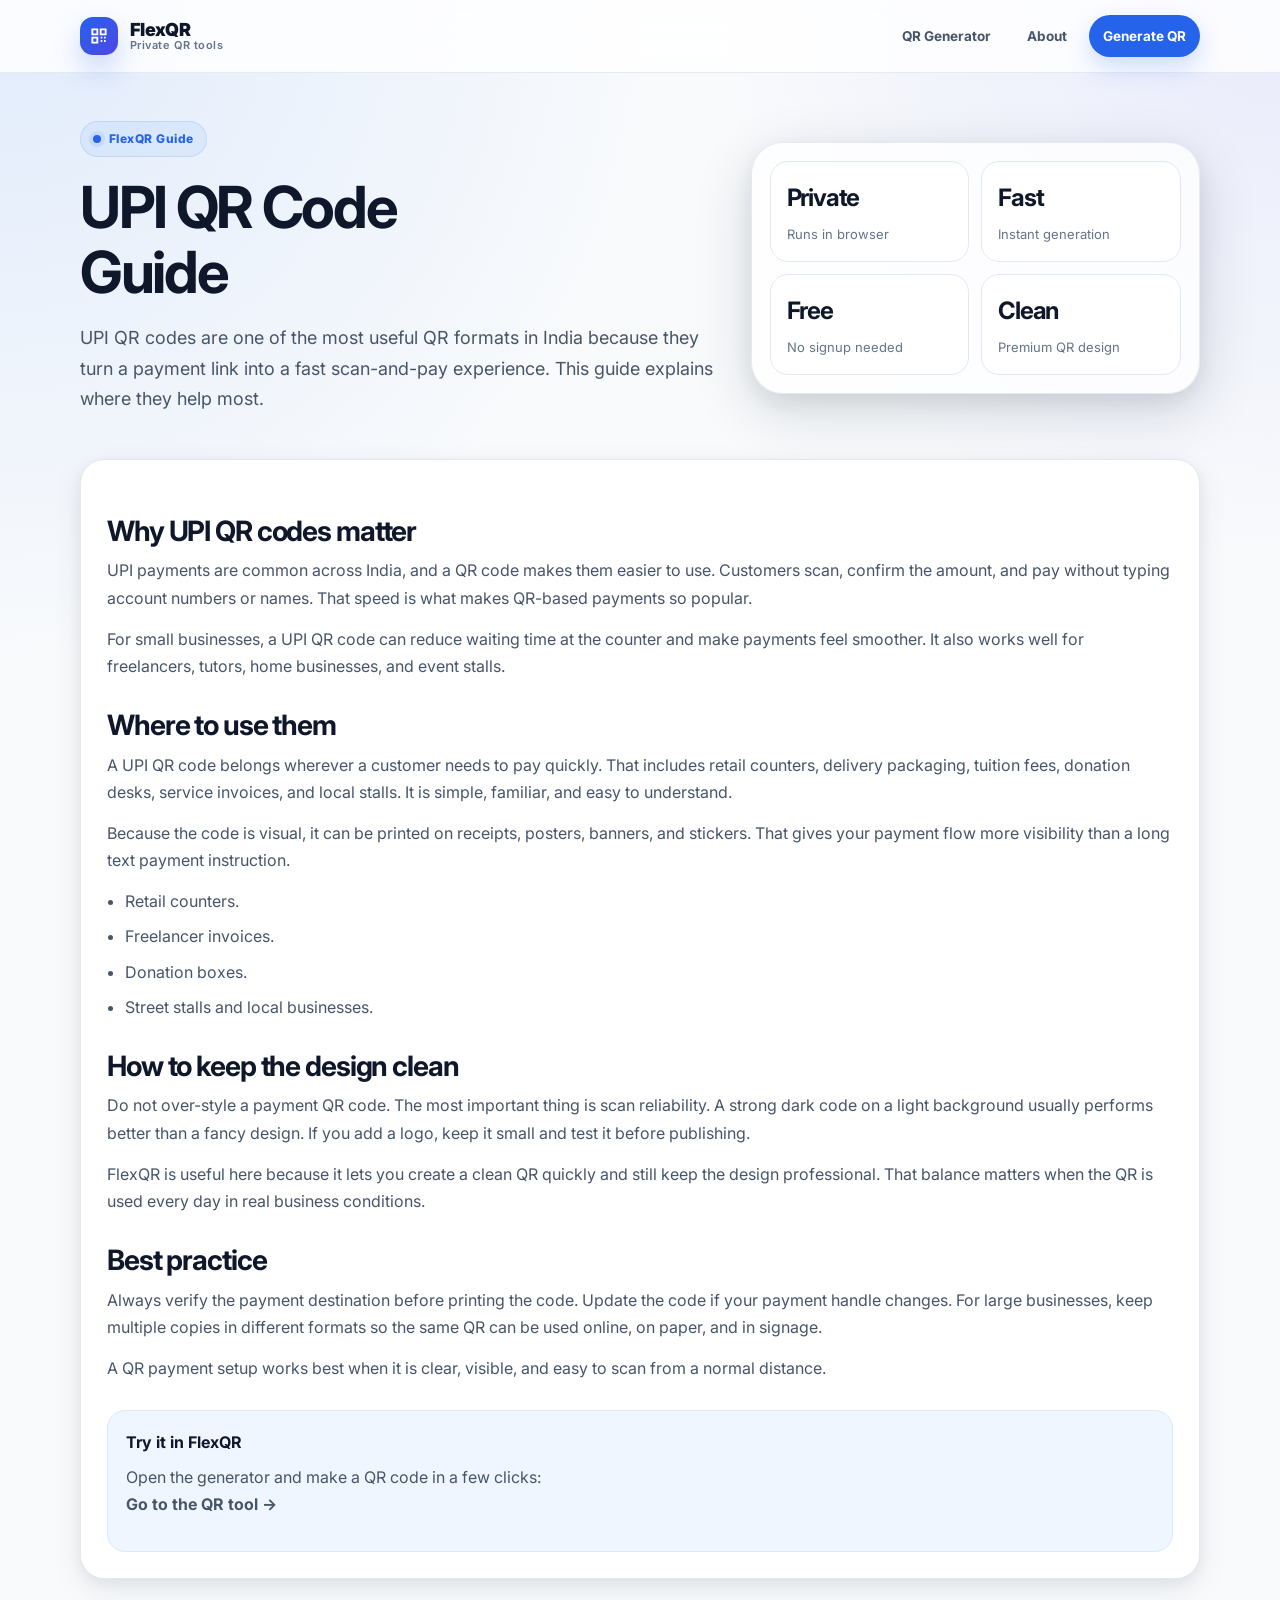
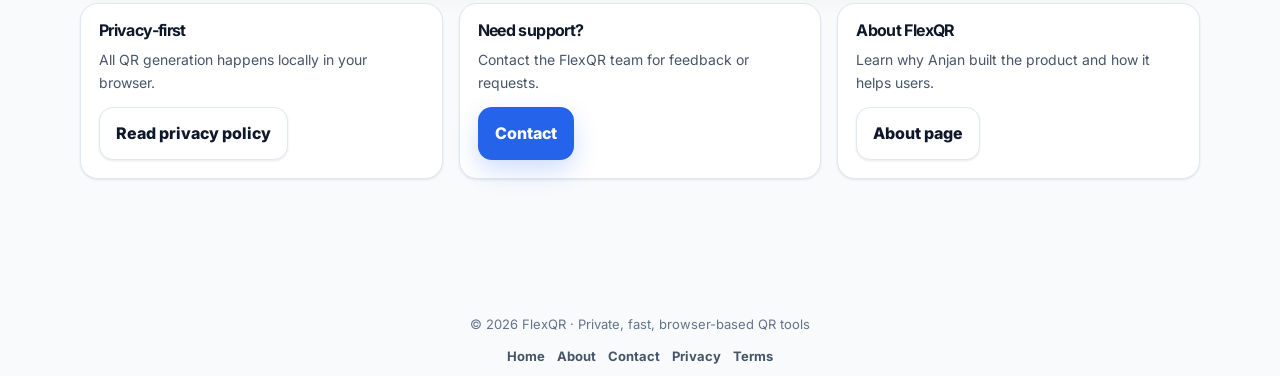
<file: upi-qr-code.html>
<!DOCTYPE html>
<html lang="en">
<head>
<meta charset="UTF-8" />
<meta name="viewport" content="width=device-width, initial-scale=1.0" />
<title>UPI QR Code Guide | FlexQR</title>
<meta name="description" content="Learn how UPI QR codes help shops and freelancers accept payments faster with a scannable code." />
<meta name="robots" content="index,follow" />
<link rel="preconnect" href="https://fonts.googleapis.com" />
<link href="https://fonts.googleapis.com/css2?family=Inter:wght@400;500;600;700;800;900&display=swap" rel="stylesheet" />
<style>
  :root {
    --bg:#f8fafc; --surface:#fff; --border:#e2e8f0; --text:#0f172a; --muted:#475569; --soft:#64748b; --blue:#2563eb; --blue-2:#3b82f6; --blue-3:#dbeafe; --blue-4:#eff6ff;
    --shadow-sm:0 1px 3px rgba(15,23,42,.06), 0 1px 2px rgba(15,23,42,.04);
    --shadow:0 10px 30px rgba(15,23,42,.08), 0 4px 14px rgba(15,23,42,.05);
    --shadow-lg:0 18px 60px rgba(15,23,42,.14), 0 8px 20px rgba(15,23,42,.08);
    --radius:16px; --radius-lg:24px; --radius-xl:32px;
  }
  *,*::before,*::after{box-sizing:border-box;margin:0;padding:0}
  html{scroll-behavior:smooth}
  body{margin:0;font-family:Inter,system-ui,-apple-system,Segoe UI,Roboto,Arial,sans-serif;background:radial-gradient(circle at top left, rgba(59,130,246,.12), transparent 28%), radial-gradient(circle at top right, rgba(99,102,241,.10), transparent 24%), var(--bg); color:var(--text); line-height:1.7; overflow-x:hidden; -webkit-font-smoothing:antialiased; text-rendering:optimizeLegibility;}
  a{color:inherit;text-decoration:none}
  .container{width:min(1120px, calc(100% - 32px)); margin:0 auto}
  .navbar{position:sticky;top:0;z-index:100;backdrop-filter:blur(18px);background:rgba(255,255,255,.82);border-bottom:1px solid rgba(226,232,240,.86)}
  .nav-inner{height:72px;display:flex;align-items:center;justify-content:space-between;gap:18px}
  .brand{display:inline-flex;align-items:center;gap:12px;font-weight:900;letter-spacing:-.04em}
  .brand-mark{width:38px;height:38px;border-radius:13px;background:linear-gradient(135deg,var(--blue),#4f46e5);box-shadow:0 14px 28px rgba(37,99,235,.24);display:grid;place-items:center;color:#fff;flex:0 0 auto}
  .brand-mark svg{width:20px;height:20px;stroke:currentColor;fill:none;stroke-width:2.2}
  .brand-text{display:flex;flex-direction:column;line-height:1.05}
  .brand-text span:first-child{font-size:18px}
  .brand-text small{font-size:11px;color:var(--soft);font-weight:600;letter-spacing:.04em}
  .nav-links{display:flex;flex-wrap:wrap;gap:8px;align-items:center}
  .nav-link{color:var(--muted);font-size:13.5px;font-weight:700;padding:9px 13px;border-radius:999px;border:1px solid transparent;transition:.18s ease}
  .nav-link:hover{color:var(--text);background:#fff;border-color:var(--border);box-shadow:var(--shadow-sm)}
  .nav-cta{color:#fff;background:var(--blue);border-color:transparent!important;box-shadow:0 10px 24px rgba(37,99,235,.22)}
  .nav-cta:hover{background:#1d4ed8;color:#fff}
  .hero{padding:48px 0 26px}
  .eyebrow{display:inline-flex;align-items:center;gap:8px;background:rgba(59,130,246,.08);color:var(--blue);border:1px solid rgba(59,130,246,.16);padding:7px 12px;border-radius:999px;font-size:12px;font-weight:800;letter-spacing:.04em;margin-bottom:18px}
  .eyebrow::before{content:'';width:8px;height:8px;border-radius:50%;background:var(--blue);box-shadow:0 0 0 4px rgba(37,99,235,.10)}
  .hero-grid{display:grid;grid-template-columns:1.18fr .82fr;gap:24px;align-items:center}
  h1,h2,h3{line-height:1.12;letter-spacing:-.04em;margin:0}
  h1{font-size:clamp(34px,5vw,58px);max-width:10ch}
  h1 span{color:var(--blue)}
  .lead{font-size:18px;color:var(--muted);max-width:64ch;margin:18px 0 0}
  .hero-card{background:rgba(255,255,255,.78);border:1px solid rgba(226,232,240,.9);border-radius:var(--radius-xl);box-shadow:var(--shadow-lg);padding:18px}
  .hero-metrics{display:grid;grid-template-columns:repeat(2,1fr);gap:12px}
  .metric{background:#fff;border:1px solid var(--border);border-radius:18px;padding:16px}
  .metric strong{display:block;font-size:24px;letter-spacing:-.05em}
  .metric span{display:block;color:var(--soft);font-size:13px;margin-top:4px}
  .content{padding:18px 0 78px}
  .article{background:#fff;border:1px solid var(--border);border-radius:var(--radius-lg);box-shadow:var(--shadow);padding:26px}
  .article h2{font-size:28px;margin:30px 0 10px}
  .article h3{font-size:20px;margin:24px 0 8px}
  .article p{color:var(--muted);margin:0 0 14px}
  .article ul{padding-left:18px;color:var(--muted);margin:8px 0 14px}
  .article li{margin:8px 0}
  .callout{margin:28px 0 0;padding:18px;border-radius:18px;background:var(--blue-4);border:1px solid var(--blue-3)}
  .callout strong{display:block;margin-bottom:8px}
  .bottom-grid{display:grid;grid-template-columns:repeat(3,1fr);gap:16px;margin-top:24px}
  .mini-card{background:#fff;border:1px solid var(--border);border-radius:18px;padding:18px;box-shadow:var(--shadow-sm)}
  .mini-card h3{font-size:16px;margin-bottom:8px}
  .mini-card p{font-size:14px;color:var(--muted);margin:0 0 12px}
  .btn{display:inline-flex;align-items:center;justify-content:center;gap:8px;padding:12px 16px;border-radius:14px;border:1px solid transparent;font-weight:800;transition:.18s ease}
  .btn-primary{background:var(--blue);color:#fff;box-shadow:0 10px 24px rgba(37,99,235,.22)}
  .btn-primary:hover{background:#1d4ed8;transform:translateY(-1px)}
  .btn-secondary{background:#fff;color:var(--text);border-color:var(--border);box-shadow:var(--shadow-sm)}
  .btn-secondary:hover{border-color:#bfdbfe;background:var(--blue-4)}
  .footer{margin-top:34px;padding:22px 0 8px;text-align:center;color:var(--soft);font-size:13px}
  .footer-links{display:flex;gap:12px;justify-content:center;flex-wrap:wrap;margin-top:10px}
  .footer-links a{color:var(--muted);font-weight:700}
  .footer-links a:hover{color:var(--blue)}
  @media (max-width: 900px){ .hero-grid,.bottom-grid{grid-template-columns:1fr} .article{padding:20px} }
</style>
</head>
<body>
<nav class="navbar">
  <div class="container nav-inner">
    <a class="brand" href="index.html">
      <span class="brand-mark" aria-hidden="true"><svg viewBox="0 0 24 24"><path d="M4 4h6v6H4zM14 4h6v6h-6zM4 14h6v6H4zM14 14h2M18 14h2M14 18h2M18 18h2"/></svg></span>
      <span class="brand-text"><span>FlexQR</span><small>Private QR tools</small></span>
    </a>
    <div class="nav-links">
      <a class="nav-link" href="index.html">QR Generator</a>
      <a class="nav-link" href="about.html">About</a>
      <a class="nav-link nav-cta" href="index.html#generator">Generate QR</a>
    </div>
  </div>
</nav>
<header class="hero">
  <div class="container hero-grid">
    <div>
      <div class="eyebrow">FlexQR Guide</div>
      <h1>UPI QR Code Guide</h1>
      <p class="lead">UPI QR codes are one of the most useful QR formats in India because they turn a payment link into a fast scan-and-pay experience. This guide explains where they help most.</p>
    </div>
    <aside class="hero-card">
      <div class="hero-metrics">
        <div class="metric"><strong>Private</strong><span>Runs in browser</span></div>
        <div class="metric"><strong>Fast</strong><span>Instant generation</span></div>
        <div class="metric"><strong>Free</strong><span>No signup needed</span></div>
        <div class="metric"><strong>Clean</strong><span>Premium QR design</span></div>
      </div>
    </aside>
  </div>
</header>
<main class="content">
  <div class="container">
    <article class="article">
      <h2>Why UPI QR codes matter</h2>
      <p>UPI payments are common across India, and a QR code makes them easier to use. Customers scan, confirm the amount, and pay without typing account numbers or names. That speed is what makes QR-based payments so popular.</p>
      <p>For small businesses, a UPI QR code can reduce waiting time at the counter and make payments feel smoother. It also works well for freelancers, tutors, home businesses, and event stalls.</p>
      <h2>Where to use them</h2>
      <p>A UPI QR code belongs wherever a customer needs to pay quickly. That includes retail counters, delivery packaging, tuition fees, donation desks, service invoices, and local stalls. It is simple, familiar, and easy to understand.</p>
      <p>Because the code is visual, it can be printed on receipts, posters, banners, and stickers. That gives your payment flow more visibility than a long text payment instruction.</p>
      <ul>
        <li>Retail counters.</li>
        <li>Freelancer invoices.</li>
        <li>Donation boxes.</li>
        <li>Street stalls and local businesses.</li>
      </ul>
      <h2>How to keep the design clean</h2>
      <p>Do not over-style a payment QR code. The most important thing is scan reliability. A strong dark code on a light background usually performs better than a fancy design. If you add a logo, keep it small and test it before publishing.</p>
      <p>FlexQR is useful here because it lets you create a clean QR quickly and still keep the design professional. That balance matters when the QR is used every day in real business conditions.</p>
      <h2>Best practice</h2>
      <p>Always verify the payment destination before printing the code. Update the code if your payment handle changes. For large businesses, keep multiple copies in different formats so the same QR can be used online, on paper, and in signage.</p>
      <p>A QR payment setup works best when it is clear, visible, and easy to scan from a normal distance.</p>
      <div class="callout">
        <strong>Try it in FlexQR</strong>
        <p>Open the generator and make a QR code in a few clicks: <a href="index.html#generator"><strong>Go to the QR tool →</strong></a></p>
      </div>
    </article>

    <div class="bottom-grid">
      <div class="mini-card"><h3>Privacy-first</h3><p>All QR generation happens locally in your browser.</p><a class="btn btn-secondary" href="privacy.html">Read privacy policy</a></div>
      <div class="mini-card"><h3>Need support?</h3><p>Contact the FlexQR team for feedback or requests.</p><a class="btn btn-primary" href="contact.html">Contact</a></div>
      <div class="mini-card"><h3>About FlexQR</h3><p>Learn why Anjan built the product and how it helps users.</p><a class="btn btn-secondary" href="about.html">About page</a></div>
    </div>
  </div>
</main>
<footer class="footer">
  <div class="container">
    <div>© 2026 FlexQR · Private, fast, browser-based QR tools</div>
    <div class="footer-links">
      <a href="index.html">Home</a>
      <a href="about.html">About</a>
      <a href="contact.html">Contact</a>
      <a href="privacy.html">Privacy</a>
      <a href="terms.html">Terms</a>
    </div>
  </div>
</footer>
</body>
</html>
</file>
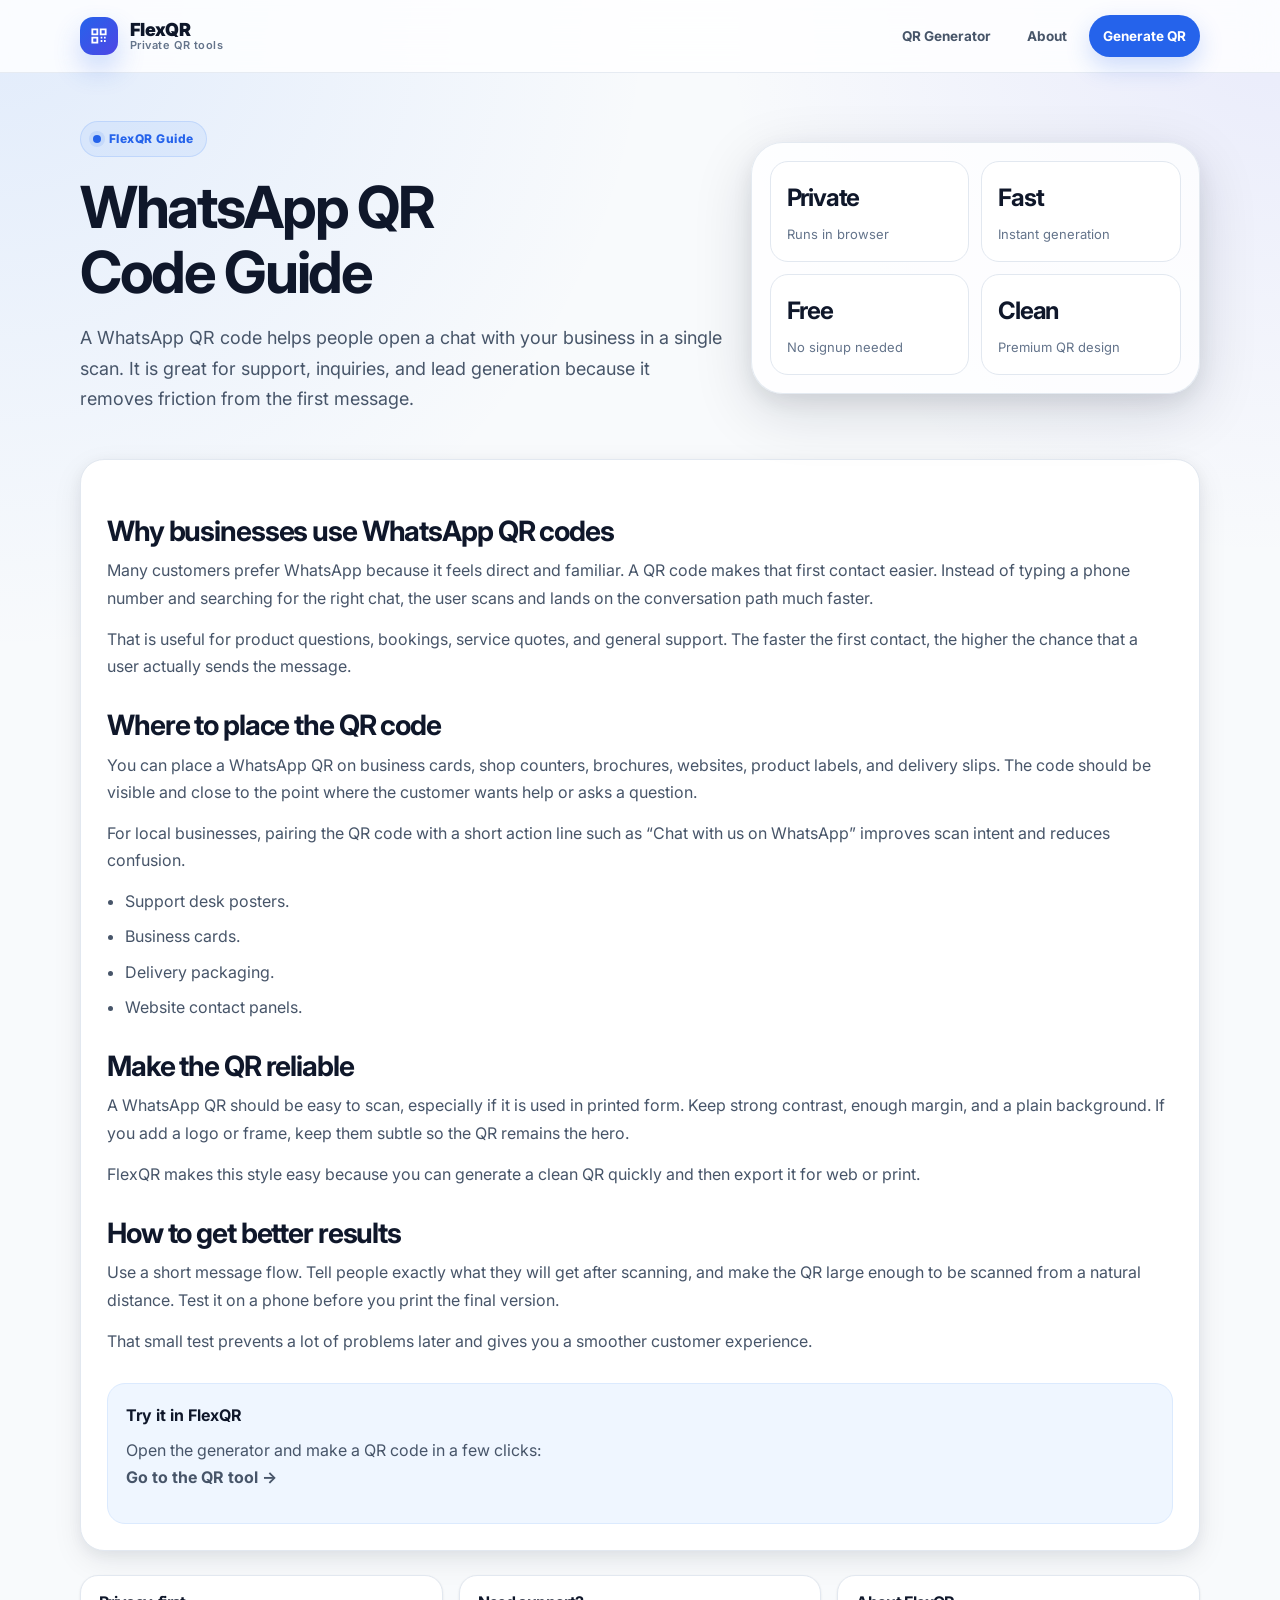
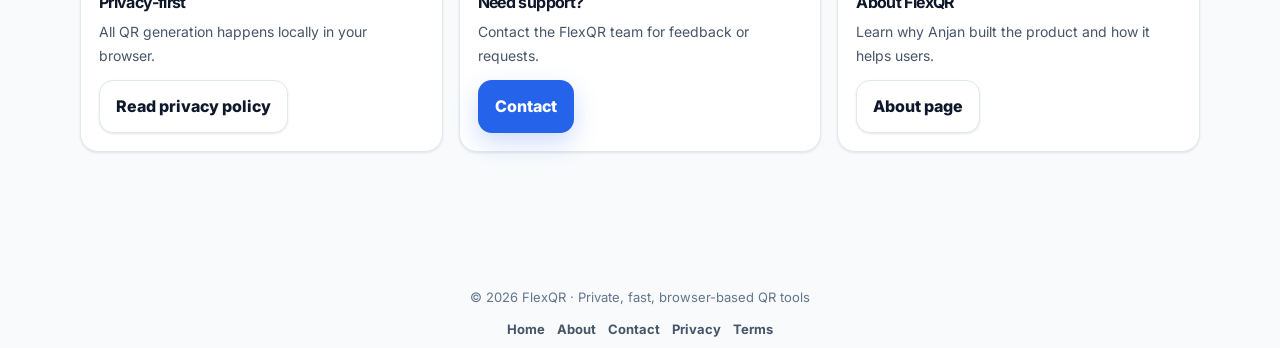
<file: whatsapp-qr-code.html>
<!DOCTYPE html>
<html lang="en">
<head>
<meta charset="UTF-8" />
<meta name="viewport" content="width=device-width, initial-scale=1.0" />
<title>WhatsApp QR Code Guide | FlexQR</title>
<meta name="description" content="Create a WhatsApp QR code for fast customer chats, support flows, and business lead generation." />
<meta name="robots" content="index,follow" />
<link rel="preconnect" href="https://fonts.googleapis.com" />
<link href="https://fonts.googleapis.com/css2?family=Inter:wght@400;500;600;700;800;900&display=swap" rel="stylesheet" />
<style>
  :root {
    --bg:#f8fafc; --surface:#fff; --border:#e2e8f0; --text:#0f172a; --muted:#475569; --soft:#64748b; --blue:#2563eb; --blue-2:#3b82f6; --blue-3:#dbeafe; --blue-4:#eff6ff;
    --shadow-sm:0 1px 3px rgba(15,23,42,.06), 0 1px 2px rgba(15,23,42,.04);
    --shadow:0 10px 30px rgba(15,23,42,.08), 0 4px 14px rgba(15,23,42,.05);
    --shadow-lg:0 18px 60px rgba(15,23,42,.14), 0 8px 20px rgba(15,23,42,.08);
    --radius:16px; --radius-lg:24px; --radius-xl:32px;
  }
  *,*::before,*::after{box-sizing:border-box;margin:0;padding:0}
  html{scroll-behavior:smooth}
  body{margin:0;font-family:Inter,system-ui,-apple-system,Segoe UI,Roboto,Arial,sans-serif;background:radial-gradient(circle at top left, rgba(59,130,246,.12), transparent 28%), radial-gradient(circle at top right, rgba(99,102,241,.10), transparent 24%), var(--bg); color:var(--text); line-height:1.7; overflow-x:hidden; -webkit-font-smoothing:antialiased; text-rendering:optimizeLegibility;}
  a{color:inherit;text-decoration:none}
  .container{width:min(1120px, calc(100% - 32px)); margin:0 auto}
  .navbar{position:sticky;top:0;z-index:100;backdrop-filter:blur(18px);background:rgba(255,255,255,.82);border-bottom:1px solid rgba(226,232,240,.86)}
  .nav-inner{height:72px;display:flex;align-items:center;justify-content:space-between;gap:18px}
  .brand{display:inline-flex;align-items:center;gap:12px;font-weight:900;letter-spacing:-.04em}
  .brand-mark{width:38px;height:38px;border-radius:13px;background:linear-gradient(135deg,var(--blue),#4f46e5);box-shadow:0 14px 28px rgba(37,99,235,.24);display:grid;place-items:center;color:#fff;flex:0 0 auto}
  .brand-mark svg{width:20px;height:20px;stroke:currentColor;fill:none;stroke-width:2.2}
  .brand-text{display:flex;flex-direction:column;line-height:1.05}
  .brand-text span:first-child{font-size:18px}
  .brand-text small{font-size:11px;color:var(--soft);font-weight:600;letter-spacing:.04em}
  .nav-links{display:flex;flex-wrap:wrap;gap:8px;align-items:center}
  .nav-link{color:var(--muted);font-size:13.5px;font-weight:700;padding:9px 13px;border-radius:999px;border:1px solid transparent;transition:.18s ease}
  .nav-link:hover{color:var(--text);background:#fff;border-color:var(--border);box-shadow:var(--shadow-sm)}
  .nav-cta{color:#fff;background:var(--blue);border-color:transparent!important;box-shadow:0 10px 24px rgba(37,99,235,.22)}
  .nav-cta:hover{background:#1d4ed8;color:#fff}
  .hero{padding:48px 0 26px}
  .eyebrow{display:inline-flex;align-items:center;gap:8px;background:rgba(59,130,246,.08);color:var(--blue);border:1px solid rgba(59,130,246,.16);padding:7px 12px;border-radius:999px;font-size:12px;font-weight:800;letter-spacing:.04em;margin-bottom:18px}
  .eyebrow::before{content:'';width:8px;height:8px;border-radius:50%;background:var(--blue);box-shadow:0 0 0 4px rgba(37,99,235,.10)}
  .hero-grid{display:grid;grid-template-columns:1.18fr .82fr;gap:24px;align-items:center}
  h1,h2,h3{line-height:1.12;letter-spacing:-.04em;margin:0}
  h1{font-size:clamp(34px,5vw,58px);max-width:10ch}
  h1 span{color:var(--blue)}
  .lead{font-size:18px;color:var(--muted);max-width:64ch;margin:18px 0 0}
  .hero-card{background:rgba(255,255,255,.78);border:1px solid rgba(226,232,240,.9);border-radius:var(--radius-xl);box-shadow:var(--shadow-lg);padding:18px}
  .hero-metrics{display:grid;grid-template-columns:repeat(2,1fr);gap:12px}
  .metric{background:#fff;border:1px solid var(--border);border-radius:18px;padding:16px}
  .metric strong{display:block;font-size:24px;letter-spacing:-.05em}
  .metric span{display:block;color:var(--soft);font-size:13px;margin-top:4px}
  .content{padding:18px 0 78px}
  .article{background:#fff;border:1px solid var(--border);border-radius:var(--radius-lg);box-shadow:var(--shadow);padding:26px}
  .article h2{font-size:28px;margin:30px 0 10px}
  .article h3{font-size:20px;margin:24px 0 8px}
  .article p{color:var(--muted);margin:0 0 14px}
  .article ul{padding-left:18px;color:var(--muted);margin:8px 0 14px}
  .article li{margin:8px 0}
  .callout{margin:28px 0 0;padding:18px;border-radius:18px;background:var(--blue-4);border:1px solid var(--blue-3)}
  .callout strong{display:block;margin-bottom:8px}
  .bottom-grid{display:grid;grid-template-columns:repeat(3,1fr);gap:16px;margin-top:24px}
  .mini-card{background:#fff;border:1px solid var(--border);border-radius:18px;padding:18px;box-shadow:var(--shadow-sm)}
  .mini-card h3{font-size:16px;margin-bottom:8px}
  .mini-card p{font-size:14px;color:var(--muted);margin:0 0 12px}
  .btn{display:inline-flex;align-items:center;justify-content:center;gap:8px;padding:12px 16px;border-radius:14px;border:1px solid transparent;font-weight:800;transition:.18s ease}
  .btn-primary{background:var(--blue);color:#fff;box-shadow:0 10px 24px rgba(37,99,235,.22)}
  .btn-primary:hover{background:#1d4ed8;transform:translateY(-1px)}
  .btn-secondary{background:#fff;color:var(--text);border-color:var(--border);box-shadow:var(--shadow-sm)}
  .btn-secondary:hover{border-color:#bfdbfe;background:var(--blue-4)}
  .footer{margin-top:34px;padding:22px 0 8px;text-align:center;color:var(--soft);font-size:13px}
  .footer-links{display:flex;gap:12px;justify-content:center;flex-wrap:wrap;margin-top:10px}
  .footer-links a{color:var(--muted);font-weight:700}
  .footer-links a:hover{color:var(--blue)}
  @media (max-width: 900px){ .hero-grid,.bottom-grid{grid-template-columns:1fr} .article{padding:20px} }
</style>
</head>
<body>
<nav class="navbar">
  <div class="container nav-inner">
    <a class="brand" href="index.html">
      <span class="brand-mark" aria-hidden="true"><svg viewBox="0 0 24 24"><path d="M4 4h6v6H4zM14 4h6v6h-6zM4 14h6v6H4zM14 14h2M18 14h2M14 18h2M18 18h2"/></svg></span>
      <span class="brand-text"><span>FlexQR</span><small>Private QR tools</small></span>
    </a>
    <div class="nav-links">
      <a class="nav-link" href="index.html">QR Generator</a>
      <a class="nav-link" href="about.html">About</a>
      <a class="nav-link nav-cta" href="index.html#generator">Generate QR</a>
    </div>
  </div>
</nav>
<header class="hero">
  <div class="container hero-grid">
    <div>
      <div class="eyebrow">FlexQR Guide</div>
      <h1>WhatsApp QR Code Guide</h1>
      <p class="lead">A WhatsApp QR code helps people open a chat with your business in a single scan. It is great for support, inquiries, and lead generation because it removes friction from the first message.</p>
    </div>
    <aside class="hero-card">
      <div class="hero-metrics">
        <div class="metric"><strong>Private</strong><span>Runs in browser</span></div>
        <div class="metric"><strong>Fast</strong><span>Instant generation</span></div>
        <div class="metric"><strong>Free</strong><span>No signup needed</span></div>
        <div class="metric"><strong>Clean</strong><span>Premium QR design</span></div>
      </div>
    </aside>
  </div>
</header>
<main class="content">
  <div class="container">
    <article class="article">
      <h2>Why businesses use WhatsApp QR codes</h2>
      <p>Many customers prefer WhatsApp because it feels direct and familiar. A QR code makes that first contact easier. Instead of typing a phone number and searching for the right chat, the user scans and lands on the conversation path much faster.</p>
      <p>That is useful for product questions, bookings, service quotes, and general support. The faster the first contact, the higher the chance that a user actually sends the message.</p>
      <h2>Where to place the QR code</h2>
      <p>You can place a WhatsApp QR on business cards, shop counters, brochures, websites, product labels, and delivery slips. The code should be visible and close to the point where the customer wants help or asks a question.</p>
      <p>For local businesses, pairing the QR code with a short action line such as “Chat with us on WhatsApp” improves scan intent and reduces confusion.</p>
      <ul>
        <li>Support desk posters.</li>
        <li>Business cards.</li>
        <li>Delivery packaging.</li>
        <li>Website contact panels.</li>
      </ul>
      <h2>Make the QR reliable</h2>
      <p>A WhatsApp QR should be easy to scan, especially if it is used in printed form. Keep strong contrast, enough margin, and a plain background. If you add a logo or frame, keep them subtle so the QR remains the hero.</p>
      <p>FlexQR makes this style easy because you can generate a clean QR quickly and then export it for web or print.</p>
      <h2>How to get better results</h2>
      <p>Use a short message flow. Tell people exactly what they will get after scanning, and make the QR large enough to be scanned from a natural distance. Test it on a phone before you print the final version.</p>
      <p>That small test prevents a lot of problems later and gives you a smoother customer experience.</p>
      <div class="callout">
        <strong>Try it in FlexQR</strong>
        <p>Open the generator and make a QR code in a few clicks: <a href="index.html#generator"><strong>Go to the QR tool →</strong></a></p>
      </div>
    </article>

    <div class="bottom-grid">
      <div class="mini-card"><h3>Privacy-first</h3><p>All QR generation happens locally in your browser.</p><a class="btn btn-secondary" href="privacy.html">Read privacy policy</a></div>
      <div class="mini-card"><h3>Need support?</h3><p>Contact the FlexQR team for feedback or requests.</p><a class="btn btn-primary" href="contact.html">Contact</a></div>
      <div class="mini-card"><h3>About FlexQR</h3><p>Learn why Anjan built the product and how it helps users.</p><a class="btn btn-secondary" href="about.html">About page</a></div>
    </div>
  </div>
</main>
<footer class="footer">
  <div class="container">
    <div>© 2026 FlexQR · Private, fast, browser-based QR tools</div>
    <div class="footer-links">
      <a href="index.html">Home</a>
      <a href="about.html">About</a>
      <a href="contact.html">Contact</a>
      <a href="privacy.html">Privacy</a>
      <a href="terms.html">Terms</a>
    </div>
  </div>
</footer>
</body>
</html>
</file>
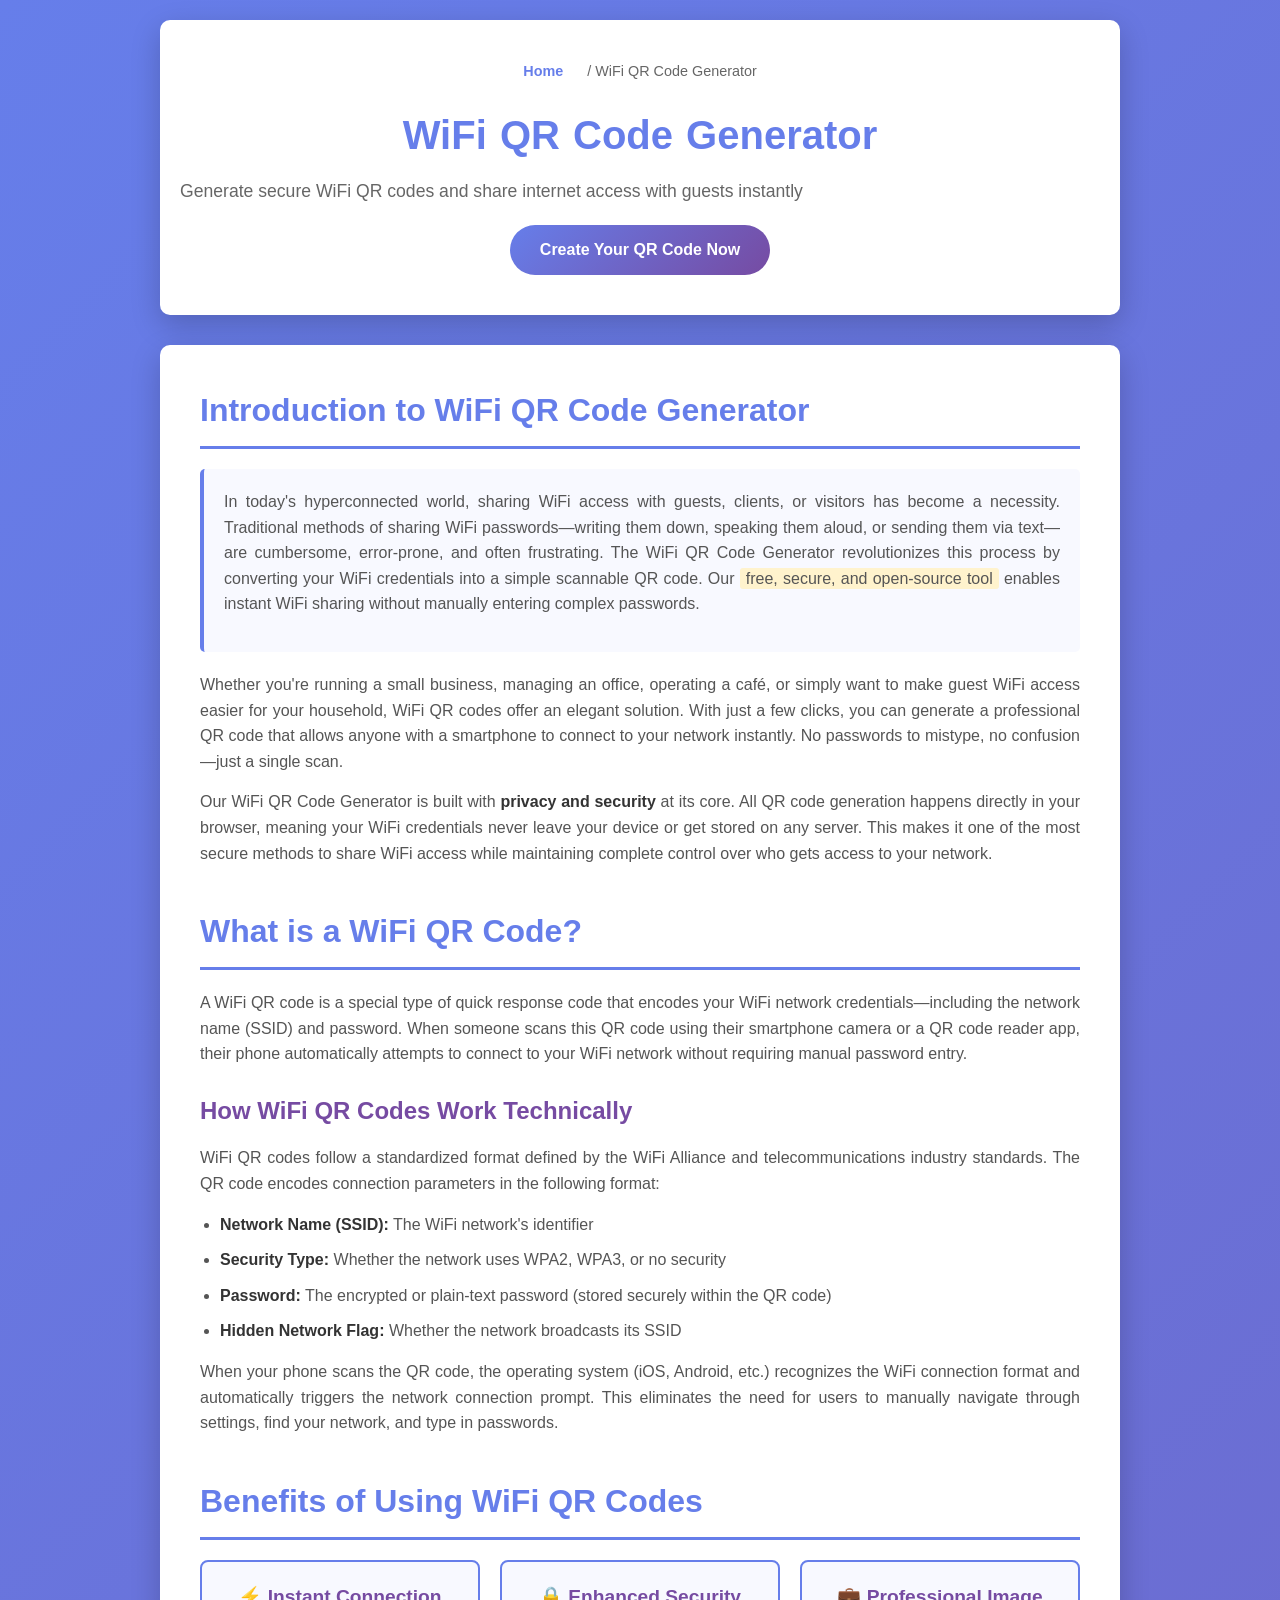
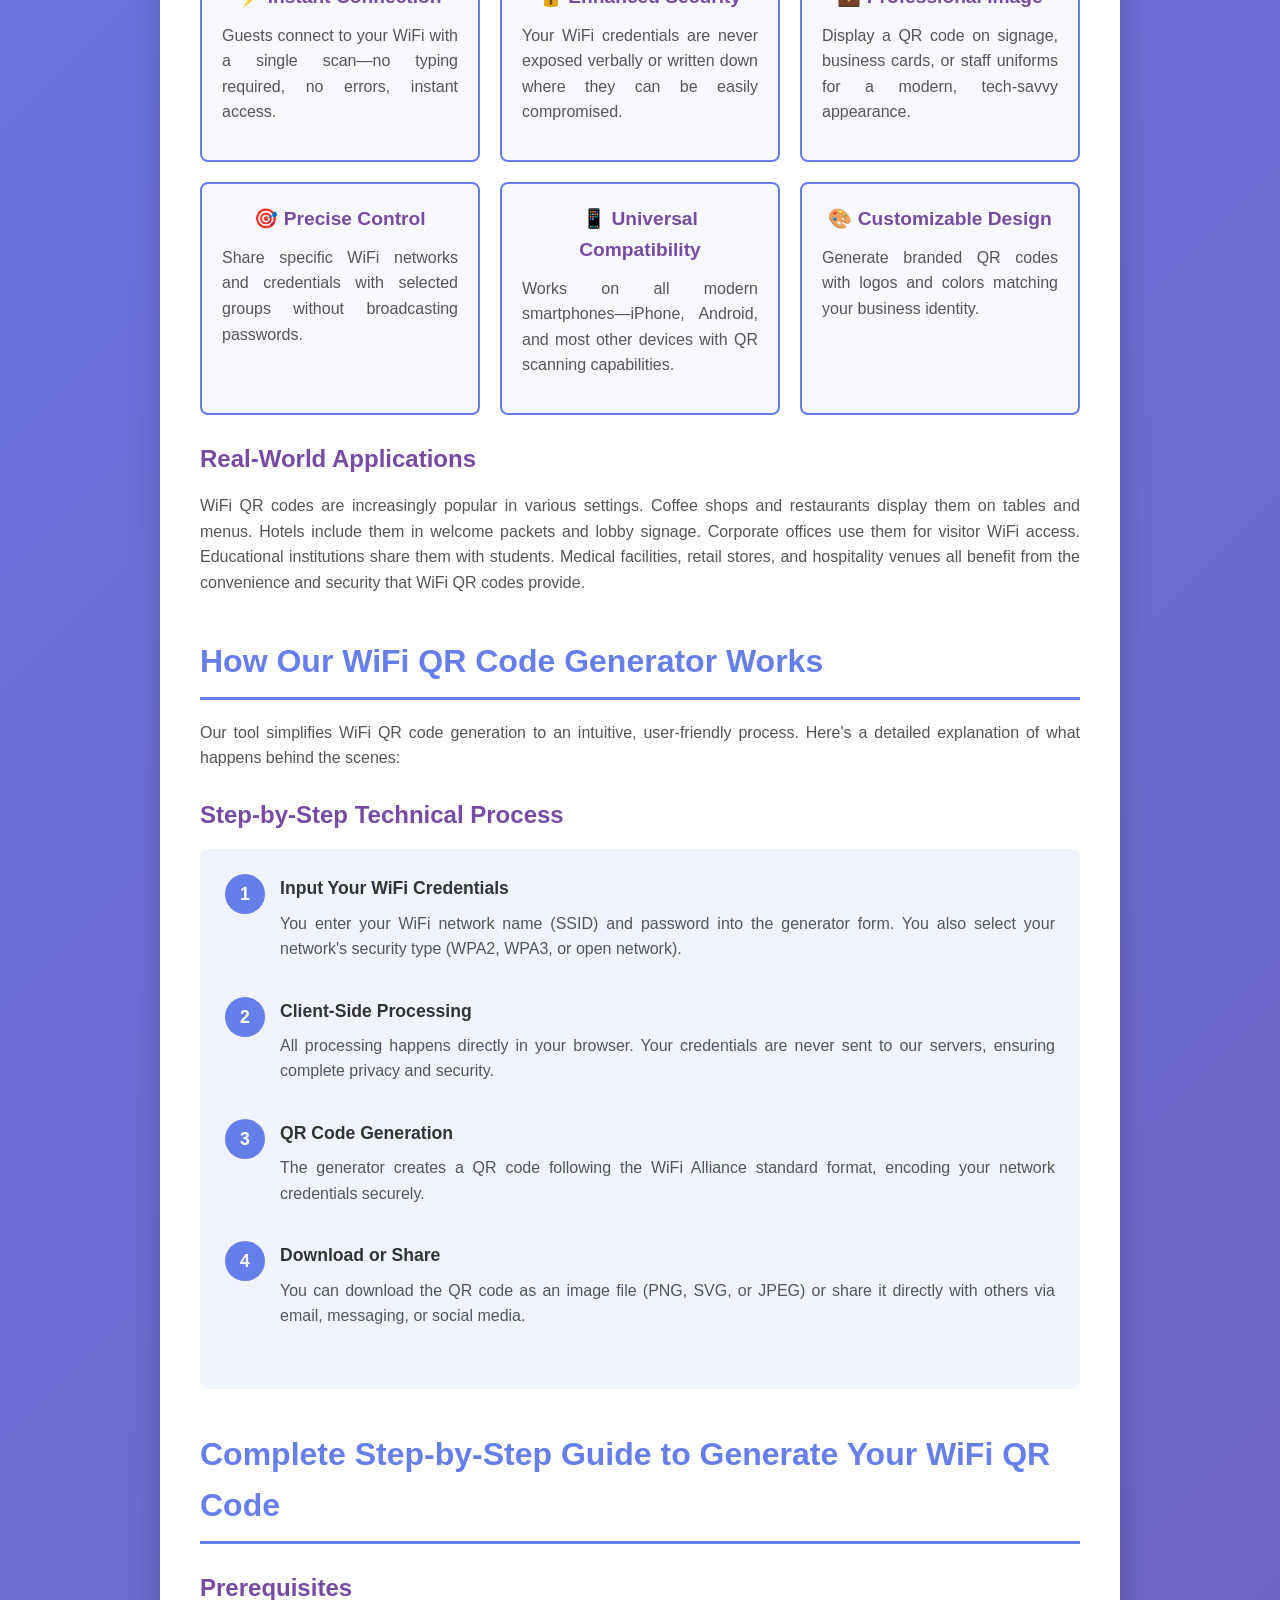
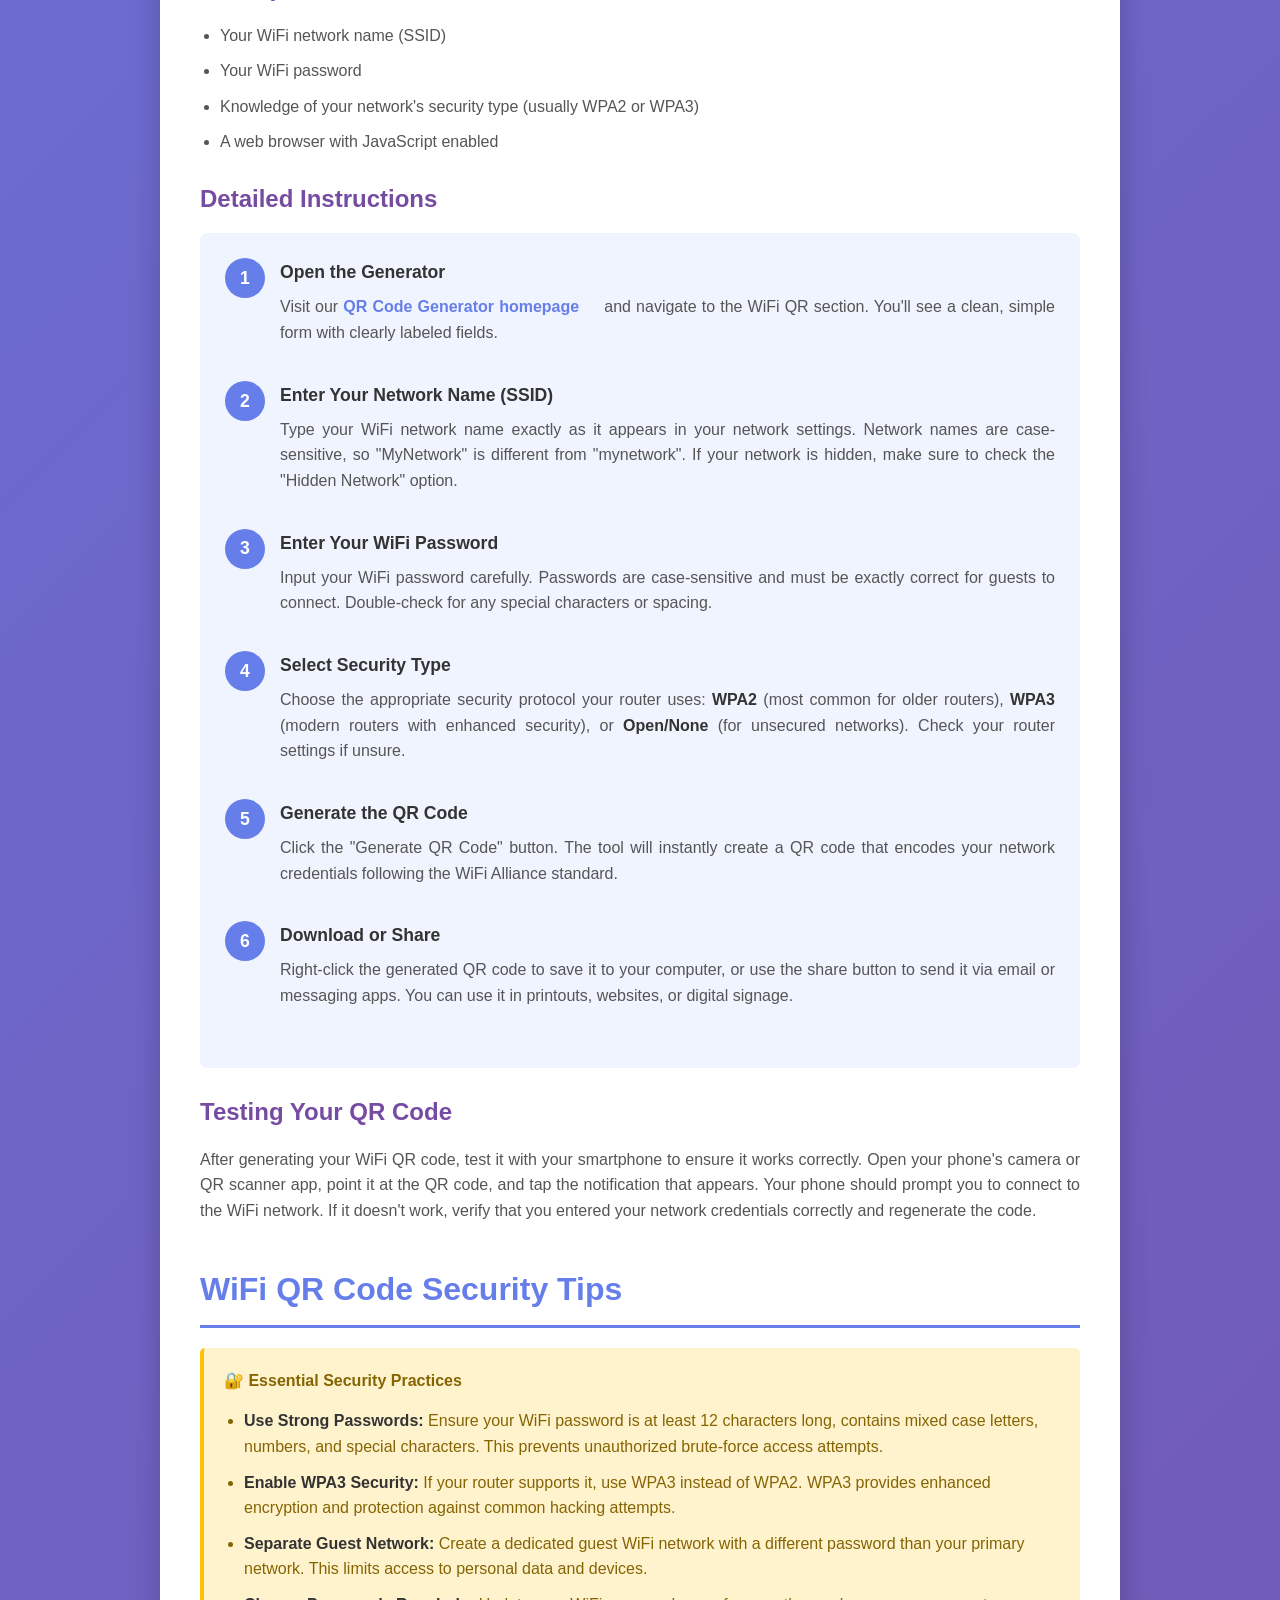
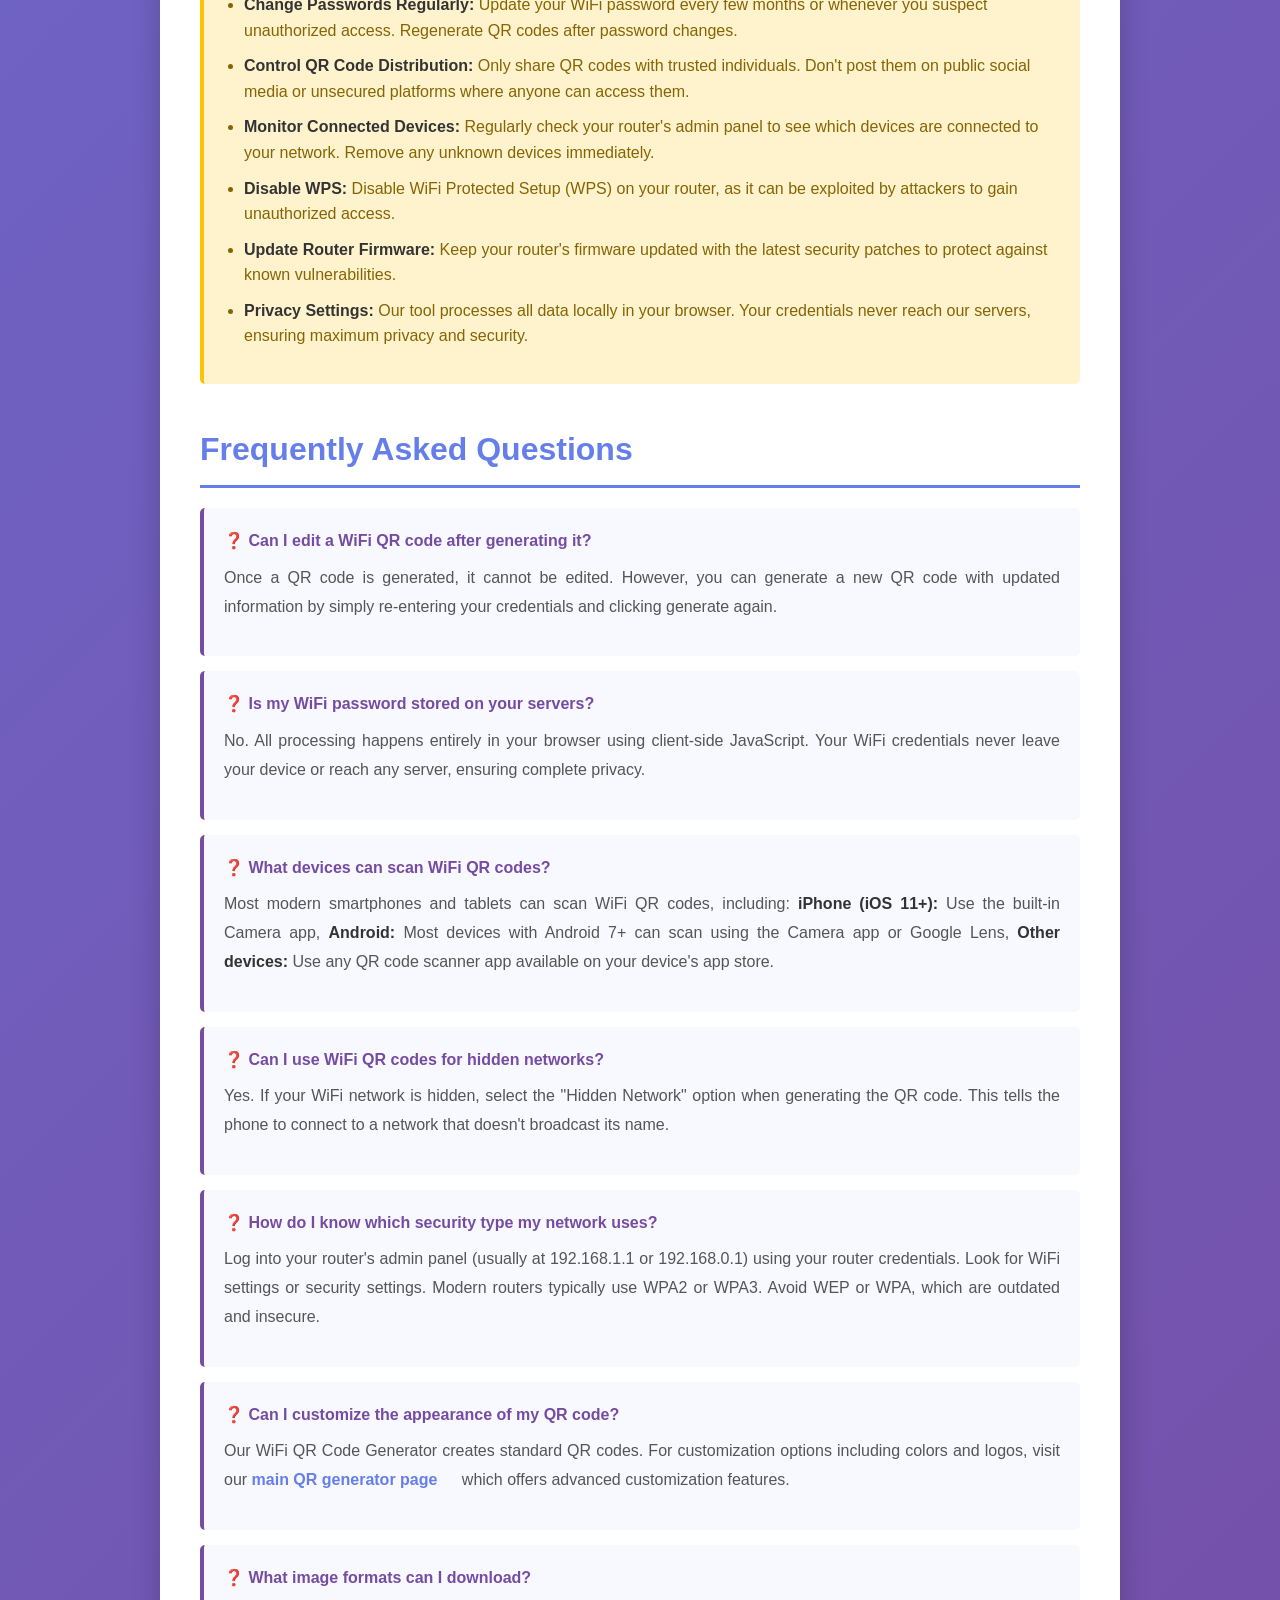
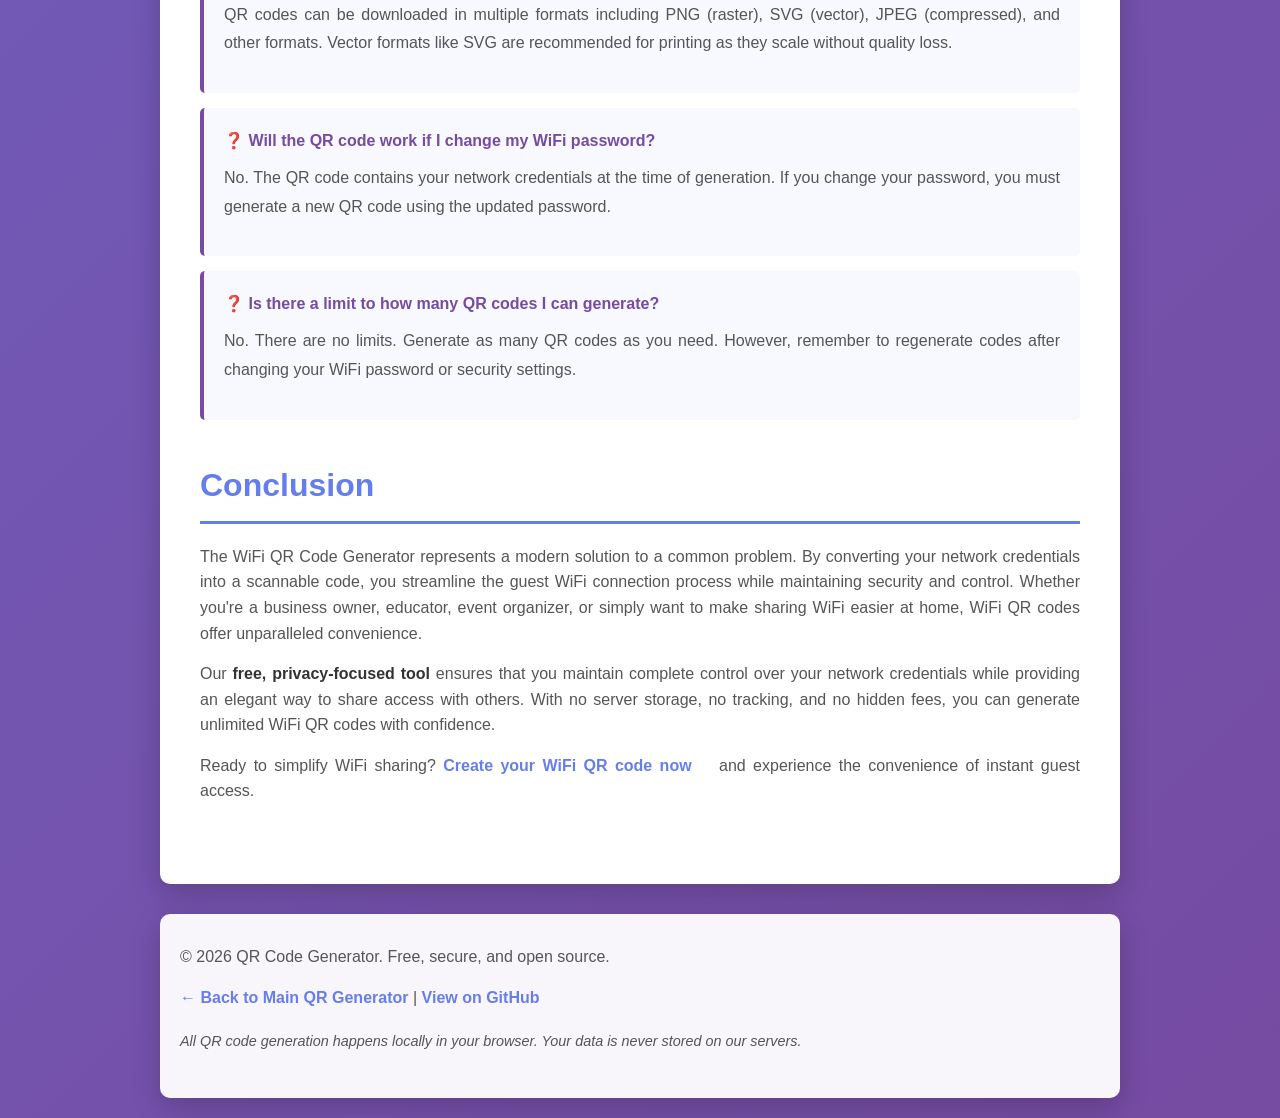
<file: wifi-qr-code.html>
<!DOCTYPE html>
<html lang="en">
<head>
    <meta charset="UTF-8">
    <meta name="viewport" content="width=device-width, initial-scale=1.0">
    <meta name="description" content="Generate WiFi QR codes instantly and securely. Share WiFi access with guests using QR codes. No ads, no tracking, completely free and open source.">
    <meta name="keywords" content="WiFi QR code, QR code generator, WiFi sharing, guest WiFi, QR code maker, free QR generator">
    <meta name="author" content="QR Code Generator">
    <meta name="robots" content="index, follow">
    <meta property="og:title" content="WiFi QR Code Generator - Share WiFi Access Instantly">
    <meta property="og:description" content="Generate secure WiFi QR codes for easy guest access. Free, fast, and completely private.">
    <meta property="og:type" content="website">
    <meta property="og:url" content="https://github.com/murthyraj221-max/QR">
    <title>WiFi QR Code Generator - Free & Secure WiFi Sharing Tool</title>
    <style>
        * {
            margin: 0;
            padding: 0;
            box-sizing: border-box;
        }

        body {
            font-family: 'Segoe UI', Tahoma, Geneva, Verdana, sans-serif;
            line-height: 1.6;
            color: #333;
            background: linear-gradient(135deg, #667eea 0%, #764ba2 100%);
            min-height: 100vh;
            padding: 20px 0;
        }

        .container {
            max-width: 1000px;
            margin: 0 auto;
            padding: 0 20px;
        }

        header {
            background: white;
            border-radius: 10px;
            padding: 40px 20px;
            margin-bottom: 30px;
            box-shadow: 0 10px 30px rgba(0,0,0,0.2);
            text-align: center;
        }

        header h1 {
            color: #667eea;
            font-size: 2.5em;
            margin-bottom: 10px;
            word-spacing: 0.05em;
        }

        .tagline {
            color: #666;
            font-size: 1.1em;
            margin-bottom: 20px;
        }

        .cta-button {
            display: inline-block;
            background: linear-gradient(135deg, #667eea 0%, #764ba2 100%);
            color: white;
            padding: 12px 30px;
            border-radius: 25px;
            text-decoration: none;
            font-weight: bold;
            transition: transform 0.3s, box-shadow 0.3s;
            border: none;
            cursor: pointer;
            font-size: 1em;
        }

        .cta-button:hover {
            transform: translateY(-2px);
            box-shadow: 0 10px 20px rgba(102, 126, 234, 0.4);
        }

        main {
            background: white;
            border-radius: 10px;
            padding: 40px;
            box-shadow: 0 10px 30px rgba(0,0,0,0.2);
            margin-bottom: 30px;
        }

        section {
            margin-bottom: 40px;
            scroll-margin-top: 20px;
        }

        h2 {
            color: #667eea;
            font-size: 2em;
            margin-bottom: 20px;
            border-bottom: 3px solid #667eea;
            padding-bottom: 10px;
        }

        h3 {
            color: #764ba2;
            font-size: 1.5em;
            margin-top: 25px;
            margin-bottom: 15px;
        }

        p {
            margin-bottom: 15px;
            text-align: justify;
            color: #555;
        }

        .intro-box {
            background: #f8f9ff;
            border-left: 4px solid #667eea;
            padding: 20px;
            margin-bottom: 20px;
            border-radius: 5px;
        }

        .step-guide {
            background: #f0f4ff;
            border-radius: 8px;
            padding: 25px;
            margin-bottom: 20px;
        }

        .step {
            display: flex;
            margin-bottom: 20px;
            align-items: flex-start;
        }

        .step-number {
            background: #667eea;
            color: white;
            width: 40px;
            height: 40px;
            border-radius: 50%;
            display: flex;
            align-items: center;
            justify-content: center;
            font-weight: bold;
            margin-right: 15px;
            flex-shrink: 0;
            font-size: 1.1em;
        }

        .step-content h4 {
            color: #333;
            margin-bottom: 8px;
            font-size: 1.1em;
        }

        .benefits-grid {
            display: grid;
            grid-template-columns: repeat(auto-fit, minmax(250px, 1fr));
            gap: 20px;
            margin-bottom: 20px;
        }

        .benefit-card {
            background: #f8f9ff;
            padding: 20px;
            border-radius: 8px;
            border: 2px solid #667eea;
            text-align: center;
            transition: transform 0.3s;
        }

        .benefit-card:hover {
            transform: translateY(-5px);
            box-shadow: 0 10px 20px rgba(102, 126, 234, 0.2);
        }

        .benefit-card h4 {
            color: #764ba2;
            margin-bottom: 10px;
            font-size: 1.2em;
        }

        .faq-item {
            background: #f8f9ff;
            border-left: 4px solid #764ba2;
            padding: 20px;
            margin-bottom: 15px;
            border-radius: 5px;
            cursor: pointer;
        }

        .faq-item h4 {
            color: #764ba2;
            margin-bottom: 10px;
            font-weight: bold;
        }

        .faq-answer {
            color: #666;
            line-height: 1.8;
        }

        .security-tips {
            background: #fff3cd;
            border-left: 4px solid #ffc107;
            padding: 20px;
            border-radius: 5px;
            margin-bottom: 20px;
        }

        .security-tips h4 {
            color: #856404;
            margin-bottom: 15px;
        }

        .security-tips ul {
            margin-left: 20px;
            color: #856404;
        }

        .security-tips li {
            margin-bottom: 10px;
            line-height: 1.6;
        }

        ul, ol {
            margin-left: 20px;
            margin-bottom: 15px;
            color: #555;
        }

        li {
            margin-bottom: 10px;
            line-height: 1.6;
        }

        strong {
            color: #333;
        }

        .highlight {
            background: #fff3cd;
            padding: 2px 6px;
            border-radius: 3px;
        }

        footer {
            background: rgba(255,255,255,0.95);
            text-align: center;
            padding: 30px 20px;
            border-radius: 10px;
            color: #666;
            box-shadow: 0 10px 30px rgba(0,0,0,0.2);
        }

        footer a {
            color: #667eea;
            text-decoration: none;
            font-weight: bold;
        }

        footer a:hover {
            text-decoration: underline;
        }

        .nav-link {
            color: #667eea;
            text-decoration: none;
            font-weight: bold;
            margin-right: 20px;
        }

        .nav-link:hover {
            text-decoration: underline;
        }

        .breadcrumb {
            margin-bottom: 20px;
            font-size: 0.9em;
            color: #666;
        }

        @media (max-width: 768px) {
            header h1 {
                font-size: 1.8em;
            }

            h2 {
                font-size: 1.5em;
            }

            h3 {
                font-size: 1.2em;
            }

            main {
                padding: 20px;
            }

            header {
                padding: 20px;
            }

            .benefits-grid {
                grid-template-columns: 1fr;
            }

            .step {
                flex-direction: column;
            }

            .step-number {
                margin-bottom: 10px;
            }

            .cta-button {
                padding: 10px 20px;
                font-size: 0.95em;
            }
        }

        @media (max-width: 480px) {
            header h1 {
                font-size: 1.5em;
            }

            h2 {
                font-size: 1.2em;
            }

            h3 {
                font-size: 1em;
            }

            .container {
                padding: 0 15px;
            }

            main {
                padding: 15px;
            }
        }
    </style>
</head>
<body>
    <div class="container">
        <header>
            <div class="breadcrumb">
                <a href="index.html" class="nav-link">Home</a> / WiFi QR Code Generator
            </div>
            <h1>WiFi QR Code Generator</h1>
            <p class="tagline">Generate secure WiFi QR codes and share internet access with guests instantly</p>
            <a href="index.html" class="cta-button">Create Your QR Code Now</a>
        </header>

        <main>
            <!-- Introduction Section -->
            <section id="introduction">
                <h2>Introduction to WiFi QR Code Generator</h2>
                <div class="intro-box">
                    <p>
                        In today's hyperconnected world, sharing WiFi access with guests, clients, or visitors has become a necessity. 
                        Traditional methods of sharing WiFi passwords—writing them down, speaking them aloud, or sending them via text—are cumbersome, 
                        error-prone, and often frustrating. The WiFi QR Code Generator revolutionizes this process by converting your WiFi credentials 
                        into a simple scannable QR code. Our <span class="highlight">free, secure, and open-source tool</span> enables instant WiFi sharing 
                        without manually entering complex passwords.
                    </p>
                </div>
                <p>
                    Whether you're running a small business, managing an office, operating a café, or simply want to make guest WiFi access easier 
                    for your household, WiFi QR codes offer an elegant solution. With just a few clicks, you can generate a professional QR code 
                    that allows anyone with a smartphone to connect to your network instantly. No passwords to mistype, no confusion—just a single scan.
                </p>
                <p>
                    Our WiFi QR Code Generator is built with <strong>privacy and security</strong> at its core. All QR code generation happens 
                    directly in your browser, meaning your WiFi credentials never leave your device or get stored on any server. This makes it 
                    one of the most secure methods to share WiFi access while maintaining complete control over who gets access to your network.
                </p>
            </section>

            <!-- What is WiFi QR Code Section -->
            <section id="what-is">
                <h2>What is a WiFi QR Code?</h2>
                <p>
                    A WiFi QR code is a special type of quick response code that encodes your WiFi network credentials—including the network name 
                    (SSID) and password. When someone scans this QR code using their smartphone camera or a QR code reader app, their phone automatically 
                    attempts to connect to your WiFi network without requiring manual password entry.
                </p>
                <h3>How WiFi QR Codes Work Technically</h3>
                <p>
                    WiFi QR codes follow a standardized format defined by the WiFi Alliance and telecommunications industry standards. The QR code 
                    encodes connection parameters in the following format:
                </p>
                <ul>
                    <li><strong>Network Name (SSID):</strong> The WiFi network's identifier</li>
                    <li><strong>Security Type:</strong> Whether the network uses WPA2, WPA3, or no security</li>
                    <li><strong>Password:</strong> The encrypted or plain-text password (stored securely within the QR code)</li>
                    <li><strong>Hidden Network Flag:</strong> Whether the network broadcasts its SSID</li>
                </ul>
                <p>
                    When your phone scans the QR code, the operating system (iOS, Android, etc.) recognizes the WiFi connection format and automatically 
                    triggers the network connection prompt. This eliminates the need for users to manually navigate through settings, find your network, 
                    and type in passwords.
                </p>
            </section>

            <!-- Benefits Section -->
            <section id="benefits">
                <h2>Benefits of Using WiFi QR Codes</h2>
                <div class="benefits-grid">
                    <div class="benefit-card">
                        <h4>⚡ Instant Connection</h4>
                        <p>Guests connect to your WiFi with a single scan—no typing required, no errors, instant access.</p>
                    </div>
                    <div class="benefit-card">
                        <h4>🔒 Enhanced Security</h4>
                        <p>Your WiFi credentials are never exposed verbally or written down where they can be easily compromised.</p>
                    </div>
                    <div class="benefit-card">
                        <h4>💼 Professional Image</h4>
                        <p>Display a QR code on signage, business cards, or staff uniforms for a modern, tech-savvy appearance.</p>
                    </div>
                    <div class="benefit-card">
                        <h4>🎯 Precise Control</h4>
                        <p>Share specific WiFi networks and credentials with selected groups without broadcasting passwords.</p>
                    </div>
                    <div class="benefit-card">
                        <h4>📱 Universal Compatibility</h4>
                        <p>Works on all modern smartphones—iPhone, Android, and most other devices with QR scanning capabilities.</p>
                    </div>
                    <div class="benefit-card">
                        <h4>🎨 Customizable Design</h4>
                        <p>Generate branded QR codes with logos and colors matching your business identity.</p>
                    </div>
                </div>
                <h3>Real-World Applications</h3>
                <p>
                    WiFi QR codes are increasingly popular in various settings. Coffee shops and restaurants display them on tables and menus. 
                    Hotels include them in welcome packets and lobby signage. Corporate offices use them for visitor WiFi access. Educational 
                    institutions share them with students. Medical facilities, retail stores, and hospitality venues all benefit from the convenience 
                    and security that WiFi QR codes provide.
                </p>
            </section>

            <!-- How It Works Section -->
            <section id="how-it-works">
                <h2>How Our WiFi QR Code Generator Works</h2>
                <p>
                    Our tool simplifies WiFi QR code generation to an intuitive, user-friendly process. Here's a detailed explanation of what happens 
                    behind the scenes:
                </p>
                <h3>Step-by-Step Technical Process</h3>
                <div class="step-guide">
                    <div class="step">
                        <div class="step-number">1</div>
                        <div class="step-content">
                            <h4>Input Your WiFi Credentials</h4>
                            <p>You enter your WiFi network name (SSID) and password into the generator form. You also select your network's security type (WPA2, WPA3, or open network).</p>
                        </div>
                    </div>
                    <div class="step">
                        <div class="step-number">2</div>
                        <div class="step-content">
                            <h4>Client-Side Processing</h4>
                            <p>All processing happens directly in your browser. Your credentials are never sent to our servers, ensuring complete privacy and security.</p>
                        </div>
                    </div>
                    <div class="step">
                        <div class="step-number">3</div>
                        <div class="step-content">
                            <h4>QR Code Generation</h4>
                            <p>The generator creates a QR code following the WiFi Alliance standard format, encoding your network credentials securely.</p>
                        </div>
                    </div>
                    <div class="step">
                        <div class="step-number">4</div>
                        <div class="step-content">
                            <h4>Download or Share</h4>
                            <p>You can download the QR code as an image file (PNG, SVG, or JPEG) or share it directly with others via email, messaging, or social media.</p>
                        </div>
                    </div>
                </div>
            </section>

            <!-- Step-by-Step Guide Section -->
            <section id="guide">
                <h2>Complete Step-by-Step Guide to Generate Your WiFi QR Code</h2>
                <h3>Prerequisites</h3>
                <ul>
                    <li>Your WiFi network name (SSID)</li>
                    <li>Your WiFi password</li>
                    <li>Knowledge of your network's security type (usually WPA2 or WPA3)</li>
                    <li>A web browser with JavaScript enabled</li>
                </ul>
                <h3>Detailed Instructions</h3>
                <div class="step-guide">
                    <div class="step">
                        <div class="step-number">1</div>
                        <div class="step-content">
                            <h4>Open the Generator</h4>
                            <p>Visit our <a href="index.html" class="nav-link">QR Code Generator homepage</a> and navigate to the WiFi QR section. You'll see a clean, simple form with clearly labeled fields.</p>
                        </div>
                    </div>
                    <div class="step">
                        <div class="step-number">2</div>
                        <div class="step-content">
                            <h4>Enter Your Network Name (SSID)</h4>
                            <p>Type your WiFi network name exactly as it appears in your network settings. Network names are case-sensitive, so "MyNetwork" is different from "mynetwork". If your network is hidden, make sure to check the "Hidden Network" option.</p>
                        </div>
                    </div>
                    <div class="step">
                        <div class="step-number">3</div>
                        <div class="step-content">
                            <h4>Enter Your WiFi Password</h4>
                            <p>Input your WiFi password carefully. Passwords are case-sensitive and must be exactly correct for guests to connect. Double-check for any special characters or spacing.</p>
                        </div>
                    </div>
                    <div class="step">
                        <div class="step-number">4</div>
                        <div class="step-content">
                            <h4>Select Security Type</h4>
                            <p>Choose the appropriate security protocol your router uses:
                                <strong>WPA2</strong> (most common for older routers),
                                <strong>WPA3</strong> (modern routers with enhanced security),
                                or <strong>Open/None</strong> (for unsecured networks).
                                Check your router settings if unsure.</p>
                        </div>
                    </div>
                    <div class="step">
                        <div class="step-number">5</div>
                        <div class="step-content">
                            <h4>Generate the QR Code</h4>
                            <p>Click the "Generate QR Code" button. The tool will instantly create a QR code that encodes your network credentials following the WiFi Alliance standard.</p>
                        </div>
                    </div>
                    <div class="step">
                        <div class="step-number">6</div>
                        <div class="step-content">
                            <h4>Download or Share</h4>
                            <p>Right-click the generated QR code to save it to your computer, or use the share button to send it via email or messaging apps. You can use it in printouts, websites, or digital signage.</p>
                        </div>
                    </div>
                </div>
                <h3>Testing Your QR Code</h3>
                <p>
                    After generating your WiFi QR code, test it with your smartphone to ensure it works correctly. Open your phone's camera or QR scanner app, 
                    point it at the QR code, and tap the notification that appears. Your phone should prompt you to connect to the WiFi network. If it doesn't 
                    work, verify that you entered your network credentials correctly and regenerate the code.
                </p>
            </section>

            <!-- Security Tips Section -->
            <section id="security">
                <h2>WiFi QR Code Security Tips</h2>
                <div class="security-tips">
                    <h4>🔐 Essential Security Practices</h4>
                    <ul>
                        <li><strong>Use Strong Passwords:</strong> Ensure your WiFi password is at least 12 characters long, contains mixed case letters, numbers, and special characters. This prevents unauthorized brute-force access attempts.</li>
                        <li><strong>Enable WPA3 Security:</strong> If your router supports it, use WPA3 instead of WPA2. WPA3 provides enhanced encryption and protection against common hacking attempts.</li>
                        <li><strong>Separate Guest Network:</strong> Create a dedicated guest WiFi network with a different password than your primary network. This limits access to personal data and devices.</li>
                        <li><strong>Change Passwords Regularly:</strong> Update your WiFi password every few months or whenever you suspect unauthorized access. Regenerate QR codes after password changes.</li>
                        <li><strong>Control QR Code Distribution:</strong> Only share QR codes with trusted individuals. Don't post them on public social media or unsecured platforms where anyone can access them.</li>
                        <li><strong>Monitor Connected Devices:</strong> Regularly check your router's admin panel to see which devices are connected to your network. Remove any unknown devices immediately.</li>
                        <li><strong>Disable WPS:</strong> Disable WiFi Protected Setup (WPS) on your router, as it can be exploited by attackers to gain unauthorized access.</li>
                        <li><strong>Update Router Firmware:</strong> Keep your router's firmware updated with the latest security patches to protect against known vulnerabilities.</li>
                        <li><strong>Privacy Settings:</strong> Our tool processes all data locally in your browser. Your credentials never reach our servers, ensuring maximum privacy and security.</li>
                    </ul>
                </div>
            </section>

            <!-- FAQ Section -->
            <section id="faq">
                <h2>Frequently Asked Questions</h2>
                <div class="faq-item">
                    <h4>❓ Can I edit a WiFi QR code after generating it?</h4>
                    <div class="faq-answer">
                        <p>Once a QR code is generated, it cannot be edited. However, you can generate a new QR code with updated information by simply re-entering your credentials and clicking generate again.</p>
                    </div>
                </div>
                <div class="faq-item">
                    <h4>❓ Is my WiFi password stored on your servers?</h4>
                    <div class="faq-answer">
                        <p>No. All processing happens entirely in your browser using client-side JavaScript. Your WiFi credentials never leave your device or reach any server, ensuring complete privacy.</p>
                    </div>
                </div>
                <div class="faq-item">
                    <h4>❓ What devices can scan WiFi QR codes?</h4>
                    <div class="faq-answer">
                        <p>Most modern smartphones and tablets can scan WiFi QR codes, including:
                            <strong>iPhone (iOS 11+):</strong> Use the built-in Camera app,
                            <strong>Android:</strong> Most devices with Android 7+ can scan using the Camera app or Google Lens,
                            <strong>Other devices:</strong> Use any QR code scanner app available on your device's app store.</p>
                    </div>
                </div>
                <div class="faq-item">
                    <h4>❓ Can I use WiFi QR codes for hidden networks?</h4>
                    <div class="faq-answer">
                        <p>Yes. If your WiFi network is hidden, select the "Hidden Network" option when generating the QR code. This tells the phone to connect to a network that doesn't broadcast its name.</p>
                    </div>
                </div>
                <div class="faq-item">
                    <h4>❓ How do I know which security type my network uses?</h4>
                    <div class="faq-answer">
                        <p>Log into your router's admin panel (usually at 192.168.1.1 or 192.168.0.1) using your router credentials. Look for WiFi settings or security settings. Modern routers typically use WPA2 or WPA3. Avoid WEP or WPA, which are outdated and insecure.</p>
                    </div>
                </div>
                <div class="faq-item">
                    <h4>❓ Can I customize the appearance of my QR code?</h4>
                    <div class="faq-answer">
                        <p>Our WiFi QR Code Generator creates standard QR codes. For customization options including colors and logos, visit our <a href="index.html" class="nav-link">main QR generator page</a> which offers advanced customization features.</p>
                    </div>
                </div>
                <div class="faq-item">
                    <h4>❓ What image formats can I download?</h4>
                    <div class="faq-answer">
                        <p>QR codes can be downloaded in multiple formats including PNG (raster), SVG (vector), JPEG (compressed), and other formats. Vector formats like SVG are recommended for printing as they scale without quality loss.</p>
                    </div>
                </div>
                <div class="faq-item">
                    <h4>❓ Will the QR code work if I change my WiFi password?</h4>
                    <div class="faq-answer">
                        <p>No. The QR code contains your network credentials at the time of generation. If you change your password, you must generate a new QR code using the updated password.</p>
                    </div>
                </div>
                <div class="faq-item">
                    <h4>❓ Is there a limit to how many QR codes I can generate?</h4>
                    <div class="faq-answer">
                        <p>No. There are no limits. Generate as many QR codes as you need. However, remember to regenerate codes after changing your WiFi password or security settings.</p>
                    </div>
                </div>
            </section>

            <!-- Conclusion Section -->
            <section id="conclusion">
                <h2>Conclusion</h2>
                <p>
                    The WiFi QR Code Generator represents a modern solution to a common problem. By converting your network credentials into a scannable code, 
                    you streamline the guest WiFi connection process while maintaining security and control. Whether you're a business owner, educator, event organizer, 
                    or simply want to make sharing WiFi easier at home, WiFi QR codes offer unparalleled convenience.
                </p>
                <p>
                    Our <strong>free, privacy-focused tool</strong> ensures that you maintain complete control over your network credentials while providing an elegant 
                    way to share access with others. With no server storage, no tracking, and no hidden fees, you can generate unlimited WiFi QR codes with confidence.
                </p>
                <p>
                    Ready to simplify WiFi sharing? <a href="index.html" class="nav-link">Create your WiFi QR code now</a> and experience the convenience of instant guest access.
                </p>
            </section>
        </main>

        <footer>
            <p>&copy; 2026 QR Code Generator. Free, secure, and open source.</p>
            <p>
                <a href="index.html">← Back to Main QR Generator</a> | 
                <a href="https://github.com/murthyraj221-max/QR" target="_blank">View on GitHub</a>
            </p>
            <p style="margin-top: 20px; font-size: 0.9em;">
                <em>All QR code generation happens locally in your browser. Your data is never stored on our servers.</em>
            </p>
        </footer>
    </div>
</body>
</html>
</file>
